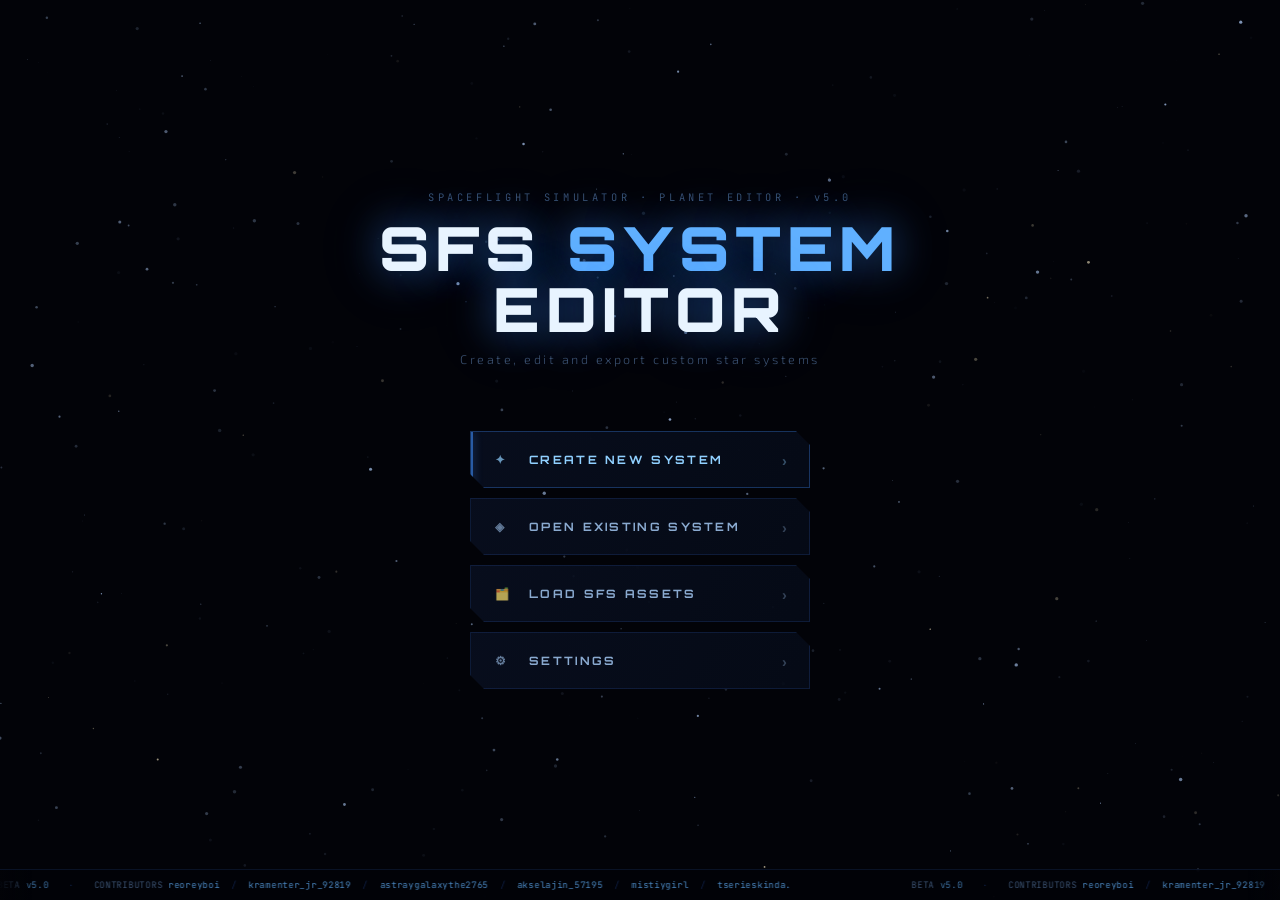
<file: sfs_editor_v5_0 Beta.html>
<!DOCTYPE html>
<html lang="en">
<head>
<meta charset="UTF-8">
<meta name="viewport" content="width=device-width, initial-scale=1.0, maximum-scale=1.0, user-scalable=no, viewport-fit=cover">
<title>SFS System Editor</title>
<style>
@import url('https://fonts.googleapis.com/css2?family=Exo+2:wght@200;300;400;500;600;700&family=JetBrains+Mono:wght@300;400;500&family=Orbitron:wght@500;700;900&display=swap');

:root {
  --void: #020308;
  --deep: #05080f;
  --panel: #080c18;
  --panel2: #0c1120;
  --panel3: #101628;
  --rim: rgba(64,128,255,0.14);
  --rim2: rgba(64,160,255,0.35);
  --rim3: rgba(100,200,255,0.6);
  --ink: #8aaad0;
  --ink2: #c0d8f4;
  --ink3: #e8f4ff;
  --ink4: #3a5070;
  --sky: #4090ff;
  --sky2: #60b0ff;
  --sky3: #90d0ff;
  --amber: #ffb040;
  --ember: #ff6020;
  --jade: #30e090;
  --rose: #ff4060;
  --lilac: #a060ff;
}

*, *::before, *::after { box-sizing: border-box; margin: 0; padding: 0; }

body {
  font-family: 'Exo 2', sans-serif;
  background: var(--void);
  color: var(--ink2);
  height: 100vh; overflow: hidden;
  cursor: default;
}

/* Viewport */
#viewport {
  position: fixed; top: 48px; left: 0; right: 0; bottom: 28px;
  overflow: hidden; cursor: grab;
  touch-action: none;
  -webkit-user-select: none; user-select: none;
  pointer-events: none;
}
#viewport.active { pointer-events: all; }
#viewport:active { cursor: grabbing; }

/* ═══ TEX-PICKER WIDGET ═══ */
.tpick-wrap {
  position: relative; flex: 1;
}
.tpick-input {
  width: 100%; background: rgba(8,14,30,.8); border: 1px solid rgba(64,128,255,.18);
  color: var(--ink2); font-family: 'JetBrains Mono', monospace; font-size: .76rem;
  padding: 5px 26px 5px 8px; outline: none;
  clip-path: polygon(4px 0,100% 0,100% 100%,0 100%,0 4px);
  transition: border-color .18s; cursor: text;
}
.tpick-input:focus { border-color: rgba(64,144,255,.5); }
.tpick-input.has-val { color: var(--sky2); }
.tpick-clear {
  position: absolute; right: 5px; top: 50%; transform: translateY(-50%);
  background: none; border: none; color: var(--ink4); cursor: pointer;
  font-size: .75rem; line-height: 1; padding: 2px 3px; transition: color .15s;
  display: none;
}
.tpick-clear.show { display: block; }
.tpick-clear:hover { color: var(--rose); }
.tpick-dropdown {
  position: fixed; z-index: 9999;
  background: var(--panel); border: 1px solid var(--rim2);
  max-height: 200px; overflow-y: auto; display: none;
  box-shadow: 0 8px 24px rgba(0,0,0,.7);
  min-width: 180px;
  will-change: transform;
  transform: translateZ(0);
}
.tpick-dropdown.open { display: block; }
.tpick-dropdown::-webkit-scrollbar { width: 4px; }
.tpick-dropdown::-webkit-scrollbar-thumb { background: var(--rim2); }
.tpick-opt {
  display: flex; align-items: center; gap: 8px;
  padding: 6px 10px; cursor: pointer; font-size: .76rem;
  font-family: 'JetBrains Mono', monospace; color: var(--ink2);
  transition: background .12s;
}
.tpick-opt:hover, .tpick-opt.active { background: rgba(64,128,255,.15); color: var(--sky2); }
.tpick-opt-thumb {
  width: 24px; height: 24px; object-fit: cover; flex-shrink: 0;
  image-rendering: pixelated; border: 1px solid var(--rim); background: #111;
}
.tpick-opt-name { flex: 1; min-width: 0; overflow: hidden; text-overflow: ellipsis; white-space: nowrap; }
.tpick-none { color: var(--ink4); font-style: italic; }
.tpick-empty { padding: 10px; font-size: .65rem; color: var(--ink4); text-align: center; font-family: 'JetBrains Mono',monospace; }

/* ═══ ASSETS MODAL (simplified) ═══ */
#modal-assets {
  position: fixed; inset: 0; z-index: 200;
  background: rgba(2,3,8,.85); backdrop-filter: blur(10px);
  display: flex; align-items: center; justify-content: center;
  opacity: 0; pointer-events: none; transition: opacity .3s;
}
#modal-assets.open { opacity: 1; pointer-events: all; }

.asset-tabs {
  display: flex; flex-wrap: wrap; gap: 4px; margin-bottom: 14px;
  overflow-x: auto; -webkit-overflow-scrolling: touch;
}
.asset-tabs::-webkit-scrollbar { height: 3px; }
.asset-tabs::-webkit-scrollbar-thumb { background: var(--rim2); }
.atab {
  background: transparent; border: 1px solid var(--rim);
  color: var(--ink4); font-family: 'Orbitron', sans-serif;
  font-size: .58rem; letter-spacing: .08em; padding: 6px 11px;
  cursor: pointer; clip-path: polygon(6px 0,100% 0,100% 100%,0 100%,0 6px);
  transition: all .18s; white-space: nowrap; flex-shrink: 0;
}
.atab.on { border-color: var(--sky); color: var(--sky2); background: rgba(64,144,255,.08); }
.atab:hover:not(.on) { color: var(--ink2); border-color: var(--rim2); }

.asset-panel { display: none; }
.asset-panel.on { display: block; }

.asset-drop {
  border: 1.5px dashed rgba(64,128,255,.3); padding: 16px 12px; text-align: center;
  cursor: pointer; transition: all .2s; margin-bottom: 14px; border-radius: 2px;
}
.asset-drop:hover { border-color: rgba(64,160,255,.65); background: rgba(64,144,255,.04); }
.asset-drop span { font-size: 1.6rem; display: block; margin-bottom: 6px; opacity:.45; }
.asset-drop p { font-size: .76rem; color: var(--ink2); margin-bottom: 3px; }
.asset-drop small { font-size: .65rem; color: var(--ink4); font-family:'JetBrains Mono',monospace; }

.asset-grid {
  display: grid; grid-template-columns: repeat(auto-fill, minmax(80px, 1fr)); gap: 8px;
  max-height: 260px; overflow-y: auto;
}
.asset-thumb {
  background: var(--panel3); border: 1px solid var(--rim);
  padding: 6px; text-align: center; position: relative; cursor: default;
  clip-path: polygon(5px 0,100% 0,100% calc(100% - 5px),calc(100% - 5px) 100%,0 100%,0 5px);
}
.asset-thumb img { width: 100%; height: 64px; object-fit: cover; display: block; margin-bottom: 4px; image-rendering: pixelated; }
.asset-thumb-name { font-family:'JetBrains Mono',monospace; font-size:.55rem; color:var(--ink4); word-break:break-all; }
.asset-thumb .adel { position:absolute; top:3px; right:3px; background:rgba(2,3,8,.8); border:none; color:var(--ink4); cursor:pointer; font-size:.7rem; line-height:1; padding:2px 4px; transition:color .15s; }
.asset-thumb .adel:hover { color:var(--rose); }

.asset-list { max-height: 230px; overflow-y: auto; }
.asset-row {
  display: flex; align-items: center; gap: 10px;
  background: var(--panel3); border: 1px solid var(--rim);
  padding: 8px 10px; margin-bottom: 5px;
  clip-path: polygon(5px 0,100% 0,100% 100%,0 100%,0 5px);
}
.asset-row-icon { font-size: 1rem; flex-shrink: 0; opacity:.6; }
.asset-row-name { font-family:'JetBrains Mono',monospace; font-size:.68rem; color:var(--ink2); flex:1; }
.asset-row-size { font-family:'JetBrains Mono',monospace; font-size:.6rem; color:var(--ink4); }
.asset-row-del { background:none; border:none; color:var(--ink4); cursor:pointer; font-size:.8rem; transition:color .15s; }
.asset-row-del:hover { color:var(--rose); }

/* Manual texture sort rows */
.sort-row {
  display: flex; align-items: center; gap: 8px; flex-wrap: wrap;
  background: var(--panel3); border: 1px solid var(--rim);
  padding: 7px 8px; margin-bottom: 5px; border-radius: 2px;
}
.sort-row img { width: 48px; height: 48px; object-fit: cover; flex-shrink: 0; image-rendering: pixelated; border: 1px solid var(--rim); }
.sort-row-name { font-family:'JetBrains Mono',monospace; font-size:.62rem; color:var(--ink2); flex:1; min-width:80px; word-break:break-all; }
.sort-row-cat { font-size:.65rem; padding:5px 6px; flex:0 0 auto; min-width:130px; }
.sort-row-btn { font-size:.6rem; padding:5px 10px; white-space:nowrap; flex-shrink:0; }
.sort-row-del { background:none; border:none; color:var(--ink4); cursor:pointer; font-size:.9rem; flex-shrink:0; transition:color .15s; padding:4px; }
.sort-row-del:hover { color:var(--rose); }

/* ═══ CANVAS STARS ═══ */
#bg { position: fixed; inset: 0; z-index: 0; pointer-events: none; touch-action: none; }

/* ═══ SCREENS ═══ */
.screen { position: fixed; inset: 0; z-index: 10; display: flex; align-items: center; justify-content: center; transition: opacity .45s ease, transform .45s ease; }
.screen.hide { opacity: 0; pointer-events: none; transform: scale(.97); }

/* ═══════════════════════════ START MENU ═══════════════════════════ */
#s-start { flex-direction: column; }

.logo-wrap { text-align: center; margin-bottom: 64px; animation: riseIn .9s ease both; }
.logo-eyebrow {
  font-family: 'JetBrains Mono', monospace;
  font-size: .65rem; letter-spacing: .35em; color: var(--ink4);
  margin-bottom: 14px;
}
.logo-main {
  font-family: 'Orbitron', sans-serif;
  font-size: clamp(2.4rem, 5vw, 3.8rem);
  font-weight: 900; letter-spacing: .1em;
  color: var(--ink3);
  text-shadow: 0 0 40px rgba(64,144,255,.55), 0 0 80px rgba(64,144,255,.2);
  line-height: 1;
}
.logo-main em { color: var(--sky2); font-style: normal; }
.logo-sub {
  font-size: .78rem; letter-spacing: .2em; color: var(--ink4);
  margin-top: 12px; font-weight: 300;
}

.menu-list { display: flex; flex-direction: column; gap: 10px; animation: riseIn .9s .15s ease both; }

.menu-btn {
  position: relative; overflow: hidden;
  background: linear-gradient(120deg, rgba(8,14,30,.95), rgba(5,10,22,.98));
  border: 1px solid var(--rim);
  color: var(--ink); font-family: 'Orbitron', sans-serif;
  font-size: .72rem; font-weight: 700; letter-spacing: .2em;
  padding: 20px 56px 20px 24px;
  cursor: pointer; text-align: left; min-width: 340px;
  clip-path: polygon(0 0, calc(100% - 14px) 0, 100% 14px, 100% 100%, 14px 100%, 0 calc(100% - 14px));
  transition: color .2s, border-color .2s, transform .18s;
}
.menu-btn::before {
  content: ''; position: absolute; inset: 0;
  background: linear-gradient(90deg, rgba(64,144,255,.08) 0%, transparent 70%);
  opacity: 0; transition: opacity .2s;
}
.menu-btn::after {
  content: ''; position: absolute; left: 0; top: 0; bottom: 0; width: 2px;
  background: var(--sky); opacity: 0; transition: opacity .2s;
  box-shadow: 0 0 8px var(--sky);
}
.menu-btn:hover { color: var(--ink3); border-color: var(--rim2); transform: translateX(6px); }
.menu-btn:hover::before, .menu-btn:hover::after { opacity: 1; }
.menu-btn.primary { border-color: rgba(64,144,255,.3); color: var(--sky3); }
.menu-btn.primary::after { opacity: .6; }
.menu-btn .mico { display: inline-block; width: 22px; margin-right: 12px; opacity: .7; }
.menu-btn .arr { position: absolute; right: 20px; top: 50%; transform: translateY(-50%); opacity: .35; transition: opacity .2s, right .2s; font-size: .9rem; }
.menu-btn:hover .arr { opacity: .8; right: 14px; }

/* ═══════════════════════════ NEW SYSTEM SCREEN ═══════════════════════════ */
#s-new { flex-direction: column; align-items: stretch; }

/* Top bar */
.topbar {
  position: fixed; top: 0; left: 0; right: 0; height: 48px; z-index: 400;
  background: rgba(2,3,8,.96); border-bottom: 1px solid var(--rim);
  display: flex; align-items: center; padding: 0 16px; gap: 12px;
  backdrop-filter: blur(12px);
}
.tb-back {
  background: transparent; border: 1px solid var(--rim); color: var(--ink4);
  font-family: 'JetBrains Mono', monospace; font-size: .65rem; letter-spacing: .08em;
  padding: 6px 14px; cursor: pointer;
  clip-path: polygon(6px 0, 100% 0, 100% 100%, 0 100%, 0 6px);
  transition: all .2s;
}
.tb-back:hover { border-color: var(--sky); color: var(--sky2); }
.tb-title {
  font-family: 'JetBrains Mono', monospace; font-size: .7rem;
  color: var(--ink4); letter-spacing: .1em; flex: 1;
}
.tb-actions { display: flex; gap: 8px; }
.tb-btn {
  background: transparent; border: 1px solid var(--rim); color: var(--ink4);
  font-family: 'Orbitron', sans-serif; font-size: .58rem; letter-spacing: .12em;
  padding: 6px 14px; cursor: pointer;
  clip-path: polygon(5px 0, 100% 0, 100% 100%, 0 100%, 0 5px);
  transition: all .2s;
}
.tb-btn:hover { border-color: var(--rim2); color: var(--ink2); }
.tb-btn.save { border-color: rgba(64,144,255,.4); color: var(--sky2); }
.tb-btn.save:hover { background: rgba(64,144,255,.1); color: var(--ink3); }
.tb-btn.danger { border-color: rgba(255,64,96,.3); color: rgba(255,100,120,.8); }
.tb-btn.danger:hover { border-color: rgba(255,64,96,.7); color: var(--rose); background: rgba(255,64,96,.08); }
.tb-btn:disabled { opacity: .35; cursor: not-allowed; pointer-events: none; }
.tb-btn.undo-active {
  border-color: rgba(255,176,64,.65);
  color: var(--amber);
  background: rgba(255,176,64,.10);
  box-shadow: 0 0 10px rgba(255,176,64,.18);
}
/* Environment dropdown rows */
.env-row {
  display:flex;align-items:center;gap:10px;width:100%;padding:8px 14px;
  background:none;border:none;cursor:pointer;
  font-family:'JetBrains Mono',monospace;font-size:.7rem;
  color:rgba(200,230,255,.85);letter-spacing:.05em;
  transition:background .12s;text-align:left;
}
.env-row:hover { background:rgba(64,200,255,.1); }
.env-row.env-off { color:rgba(120,150,180,.45); text-decoration:line-through; }
.env-row span { flex:1; }

#modal-syssettings {
  position: fixed; inset: 0; z-index: 210;
  background: rgba(2,3,8,.85); backdrop-filter: blur(10px);
  display: flex; align-items: center; justify-content: center;
  opacity: 0; pointer-events: none; transition: opacity .25s;
}
#modal-syssettings.open { opacity: 1; pointer-events: all; }
#modal-clear, #modal-delete, #modal-replace {
  background: rgba(2,3,8,.88); backdrop-filter: blur(10px);
  display: flex; align-items: center; justify-content: center;
  opacity: 0; pointer-events: none; transition: opacity .25s;
  position: fixed; inset: 0; z-index: 215;
}
#modal-clear.open, #modal-delete.open, #modal-replace.open { opacity: 1; pointer-events: all; }
#replace-grid .pc { cursor:pointer; border:1px solid rgba(64,100,200,.3); border-radius:4px; padding:10px 6px; text-align:center; transition:border-color .15s,background .15s; }
#replace-grid .pc:hover { border-color:rgba(64,160,255,.6); background:rgba(64,120,255,.08); }
#replace-grid .pc.sel { border-color:var(--sky2); background:rgba(64,160,255,.12); }
#replace-grid .pi { display:block; font-size:1.6rem; margin-bottom:4px; }
#replace-grid .pn { display:block; font-size:.6rem; font-family:'Orbitron',sans-serif; letter-spacing:.05em; color:var(--ink2); }

/* Empty state */
#empty-state {
  position: fixed; left: 50%; top: 50%; transform: translate(-50%, -50%);
  z-index: 40; display: flex; flex-direction: column; align-items: center; gap: 0;
  pointer-events: none; transition: opacity .4s;
}
#empty-state.gone {
  opacity: 0;
  pointer-events: none !important;
  display: none !important;
}

.es-orbit {
  width: 160px; height: 160px; border-radius: 50%;
  border: 1px dashed rgba(64,128,255,.22);
  position: absolute; top: 50%; left: 50%;
  margin: -80px 0 0 -80px;
  animation: spin 25s linear infinite;
}
.es-orbit2 {
  width: 110px; height: 110px; border-radius: 50%;
  border: 1px dashed rgba(64,128,255,.14);
  position: absolute; top: 50%; left: 50%;
  margin: -55px 0 0 -55px;
  animation: spin 16s linear infinite reverse;
}
.es-dot { width: 5px; height: 5px; border-radius: 50%; background: rgba(64,144,255,.35); margin-bottom: 0; }
#add-center-btn {
  position: relative; z-index: 2; pointer-events: all;
  background: rgba(8,14,30,.92); border: 1px solid rgba(64,144,255,.45);
  color: var(--sky2); font-family: 'Orbitron', sans-serif;
  font-size: .7rem; font-weight: 700; letter-spacing: .15em;
  padding: 15px 28px; cursor: pointer; margin-top: 8px;
  clip-path: polygon(10px 0, calc(100% - 0px) 0, 100% 10px, 100% 100%, calc(100% - 10px) 100%, 0 100%, 0 10px);
  transition: all .22s;
  box-shadow: 0 0 30px rgba(64,144,255,.18), inset 0 0 20px rgba(64,144,255,.04);
}
#add-center-btn:hover {
  background: rgba(12,20,45,.96); border-color: var(--sky2);
  box-shadow: 0 0 50px rgba(64,144,255,.45), inset 0 0 30px rgba(64,144,255,.08);
  color: var(--ink3);
}
.es-hint {
  font-family: 'JetBrains Mono', monospace; font-size: .62rem;
  color: var(--ink4); letter-spacing: .08em; margin-top: 54px; pointer-events: none;
}

/* Status bar */
#statusbar {
  position: fixed; bottom: 0; left: 0; right: 0; height: 28px; z-index: 100;
  background: rgba(2,3,8,.96); border-top: 1px solid var(--rim);
  display: flex; align-items: center; padding: 0 16px; gap: 24px;
  transition: right .35s cubic-bezier(.4,0,.2,1);
}
#statusbar span {
  font-family: 'JetBrains Mono', monospace; font-size: .6rem;
  color: var(--ink4); letter-spacing: .06em;
}
#statusbar span b { color: var(--sky2); font-weight: 500; }
#statusbar .sep { color: rgba(64,128,255,.2); }

/* ═══════════════════════════ PRESET MODAL ═══════════════════════════ */
#modal-preset {
  position: fixed; inset: 0; z-index: 200;
  background: rgba(2,3,8,.88); backdrop-filter: blur(12px);
  display: flex; align-items: center; justify-content: center;
  opacity: 0; pointer-events: none; transition: opacity .3s;
}
#modal-preset.open { opacity: 1; pointer-events: all; }

#modal-body-search {
  position: fixed; inset: 0; z-index: 200;
  background: rgba(2,3,8,.88); backdrop-filter: blur(12px);
  display: flex; align-items: center; justify-content: center;
  opacity: 0; pointer-events: none; transition: opacity .3s;
}
#modal-body-search.open { opacity: 1; pointer-events: all; }

.bsearch-row {
  display: flex; align-items: center; gap: 8px;
  padding: 7px 10px; border: 1px solid var(--rim);
  border-radius: 3px; background: rgba(8,14,30,.6);
  cursor: pointer; transition: background .15s;
}
.bsearch-row:hover, .bsearch-row.active { background: rgba(64,128,255,.12); border-color: var(--rim2); }
.bsearch-icon { font-size: 1.1rem; width: 24px; text-align: center; flex-shrink: 0; }
.bsearch-name { flex: 1; font-family: 'Orbitron',sans-serif; font-size: .62rem;
  letter-spacing: .06em; color: var(--ink2); white-space: nowrap; overflow: hidden; text-overflow: ellipsis; }
.bsearch-sub  { font-size: .58rem; color: var(--ink4); font-family: 'JetBrains Mono',monospace; flex-shrink: 0; }
.bsearch-dl   { background: rgba(48,224,144,.08); border: 1px solid rgba(48,224,144,.32);
  color: rgba(48,224,144,.85); font-family: 'JetBrains Mono',monospace; font-size: .56rem;
  letter-spacing: .07em; padding: 4px 8px; cursor: pointer; transition: background .15s;
  flex-shrink: 0; }
.bsearch-dl:hover { background: rgba(48,224,144,.2); }
.bsearch-zoom { background: rgba(64,200,255,.1); border: 1px solid rgba(64,200,255,.35);
  color: #60d8ff; font-family: 'Orbitron',sans-serif; font-size: .5rem;
  letter-spacing: .06em; padding: 3px 8px; border-radius: 2px; cursor: pointer;
  white-space: nowrap; flex-shrink: 0; transition: background .15s; }
.bsearch-zoom:hover { background: rgba(64,200,255,.22); }

/* Preset tab bar */
.prs-tabs {
  display: flex; gap: 0; margin-bottom: 16px;
  border-bottom: 1px solid var(--rim);
}
.prs-tab {
  background: transparent; border: none; border-bottom: 2px solid transparent;
  color: var(--ink4); font-family: 'Orbitron', sans-serif; font-size: .6rem;
  letter-spacing: .12em; padding: 9px 16px; cursor: pointer; transition: all .18s;
  white-space: nowrap;
}
.prs-tab.on { color: var(--sky2); border-bottom-color: var(--sky); }
.prs-tab:hover:not(.on) { color: var(--ink2); }

/* Search box */
.prs-search-wrap { position: relative; margin-bottom: 12px; }
.prs-search {
  width: 100%; background: rgba(8,14,30,.8); border: 1px solid rgba(64,128,255,.18);
  color: var(--ink2); font-family: 'JetBrains Mono', monospace; font-size: .7rem;
  padding: 7px 30px 7px 10px; outline: none;
  clip-path: polygon(5px 0,100% 0,100% 100%,0 100%,0 5px);
  transition: border-color .18s;
}
.prs-search:focus { border-color: rgba(64,144,255,.5); }
.prs-search::placeholder { color: var(--ink4); }
.prs-search-ico {
  position: absolute; right: 8px; top: 50%; transform: translateY(-50%);
  color: var(--ink4); font-size: .75rem; pointer-events: none;
}

/* Preset grid */
.prs-grid {
  display: grid; grid-template-columns: repeat(auto-fill, minmax(130px, 1fr));
  gap: 7px; max-height: 340px; overflow-y: auto; padding-right: 3px;
}
.prs-grid::-webkit-scrollbar { width: 3px; }
.prs-grid::-webkit-scrollbar-thumb { background: var(--rim2); }

.prs-card {
  background: rgba(8,14,30,.7); border: 1px solid var(--rim);
  padding: 10px 9px 9px; cursor: pointer; transition: all .15s;
  clip-path: polygon(6px 0,100% 0,100% calc(100% - 6px),calc(100% - 6px) 100%,0 100%,0 6px);
  display: flex; flex-direction: column; align-items: flex-start; gap: 3px;
  position: relative;
}
.prs-card:hover { border-color: var(--rim2); background: rgba(12,20,42,.85); }
.prs-card.sel { border-color: var(--sky); background: rgba(64,144,255,.08); }
.prs-card-icon { font-size: 1.3rem; line-height: 1; margin-bottom: 3px; }
.prs-card-name {
  font-family: 'Orbitron', sans-serif; font-size: .58rem; font-weight: 700;
  color: var(--ink3); letter-spacing: .06em; word-break: break-word; line-height: 1.3;
}
.prs-card-sub { font-family: 'JetBrains Mono', monospace; font-size: .55rem; color: var(--ink4); line-height: 1.3; }
.prs-card-badge {
  position: absolute; top: 5px; right: 5px;
  font-size: .45rem; font-family: 'Orbitron', sans-serif; letter-spacing: .06em;
  padding: 2px 5px; border-radius: 1px;
  background: rgba(64,128,255,.12); border: 1px solid rgba(64,128,255,.2); color: var(--sky2);
}
.prs-card-badge.custom { background: rgba(255,180,64,.08); border-color: rgba(255,180,64,.25); color: var(--amber); }

.prs-empty { color: var(--ink4); font-family: 'JetBrains Mono',monospace; font-size: .65rem; text-align: center; padding: 30px 10px; }

/* Category group headers in grid */
.prs-group-hdr {
  font-family: 'JetBrains Mono', monospace; font-size: .55rem;
  letter-spacing: .18em; color: var(--ink4); text-transform: uppercase;
  padding: 8px 2px 4px; border-bottom: 1px solid rgba(64,128,255,.1);
  margin-bottom: 6px; margin-top: 10px;
  grid-column: 1 / -1;
}
.prs-group-hdr:first-child { margin-top: 0; }

.mpanel {
  background: var(--panel);
  border: 1px solid rgba(64,128,255,.22);
  clip-path: polygon(18px 0, 100% 0, 100% calc(100% - 18px), calc(100% - 18px) 100%, 0 100%, 0 18px);
  padding: 32px 36px; width: 620px; max-width: 96vw;
  animation: popIn .25s ease;
}
.mpanel h2 {
  font-family: 'Orbitron', sans-serif; font-size: .82rem;
  letter-spacing: .2em; color: var(--ink3); margin-bottom: 6px;
}
.mpanel > p { font-size: .78rem; color: var(--ink4); margin-bottom: 24px; }
/* preset-grid replaced by prs-grid */
.modal-footer { display: flex; gap: 10px; justify-content: flex-end; }
.mf-btn {
  background: transparent; border: 1px solid var(--rim);
  color: var(--ink4); font-family: 'Orbitron', sans-serif;
  font-size: .65rem; letter-spacing: .12em; padding: 11px 22px;
  cursor: pointer; clip-path: polygon(7px 0, 100% 0, 100% 100%, 0 100%, 0 7px);
  transition: all .2s;
}
.mf-btn:hover { border-color: var(--rim2); color: var(--ink2); }
.mf-btn.ok { border-color: rgba(64,144,255,.45); color: var(--sky2); background: rgba(64,144,255,.07); }
.mf-btn.ok:hover { background: rgba(64,144,255,.16); color: var(--ink3); }

/* ═══════════════════════════ PROPERTIES SIDEBAR ═══════════════════════════ */
#sidebar {
  position: fixed; right: 0; top: 48px; bottom: 28px;
  width: 340px; z-index: 90;
  background: rgba(5,8,18,.97); border-left: 1px solid var(--rim);
  display: flex; flex-direction: column;
  transform: translateX(100%);
  transition: transform .35s cubic-bezier(.4,0,.2,1);
  backdrop-filter: blur(16px);
}
#sidebar.open { transform: translateX(0); }

.sb-head {
  padding: 18px 18px 12px; flex-shrink: 0;
}
.sb-tabs-spacer { height: 10px; flex-shrink: 0; }
.sb-identity { display: flex; align-items: center; gap: 12px; padding-bottom: 14px; }
.sb-badge {
  width: 40px; height: 40px; border-radius: 50%; flex-shrink: 0;
  display: flex; align-items: center; justify-content: center; font-size: 1.3rem;
}
.sb-name { font-family: 'Orbitron', sans-serif; font-size: .85rem; color: var(--ink3); letter-spacing: .08em; }
.sb-name-input {
  font-family: 'Orbitron', sans-serif;
  font-size: .82rem; font-weight: 500;
  color: var(--ink3); letter-spacing: .06em;
  background: transparent;
  border: none;
  border-bottom: 1px solid transparent;
  outline: none;
  width: 100%; padding: 1px 2px;
  transition: border-color .18s, background .18s;
  cursor: text;
}
.sb-name-input:hover { border-bottom-color: var(--rim2); }
.sb-name-input:focus {
  border-bottom-color: var(--sky);
  background: rgba(64,144,255,.06);
}
.sb-name-input.conflict {
  border-bottom-color: var(--rose) !important;
  color: var(--rose);
}
.name-hint {
  font-family: 'JetBrains Mono', monospace;
  font-size: .55rem; color: var(--ink4);
  letter-spacing: .06em; margin-top: 1px;
}
.name-hint.warn { color: var(--rose); }
.sb-type { font-size: .7rem; color: var(--ink4); margin-top: 2px; font-weight: 300; }
.sb-close {
  position: absolute; top: 14px; right: 14px;
  background: none; border: none; color: var(--ink4); font-size: 1rem;
  cursor: pointer; transition: color .2s; line-height: 1; padding: 4px;
}
.sb-close:hover { color: var(--ink2); }

/* ── Tab bar wrapper: fade edges hint overflow ── */
.sb-tabs-wrap {
  position: relative;
  flex-shrink: 0;
  margin: 10px 14px 0;
}
.sb-tabs-wrap::before,
.sb-tabs-wrap::after {
  content: '';
  position: absolute; top: 0; bottom: 0; width: 22px;
  pointer-events: none; z-index: 2;
  transition: opacity .2s;
}
.sb-tabs-wrap::before {
  left: 0;
  background: linear-gradient(to right, var(--panel) 30%, transparent);
}
.sb-tabs-wrap::after {
  right: 0;
  background: linear-gradient(to left, var(--panel) 30%, transparent);
}
.sb-tabs-wrap.at-start::before { opacity: 0; }
.sb-tabs-wrap.at-end::after    { opacity: 0; }

.sb-tabs {
  display: flex;
  overflow-x: auto;
  scroll-behavior: smooth;
  -webkit-overflow-scrolling: touch;
  scrollbar-width: none;
  background: rgba(4,8,20,.6);
  border: 1px solid rgba(64,128,255,.12);
  border-radius: 6px;
  padding: 4px;
  gap: 3px;
  cursor: grab;
  user-select: none;
}
.sb-tabs:active { cursor: grabbing; }
.sb-tabs::-webkit-scrollbar { display: none; }

.sbt {
  flex: 0 0 auto;
  background: none;
  border: none;
  border-radius: 4px;
  color: var(--ink4);
  font-family: 'Orbitron', sans-serif;
  font-size: .6rem;
  letter-spacing: .1em;
  padding: 6px 11px;
  cursor: pointer;
  white-space: nowrap;
  transition: background .15s, color .15s, box-shadow .15s;
  position: relative;
}
.sbt::after {
  content: '';
  position: absolute;
  bottom: 2px; left: 50%; transform: translateX(-50%);
  width: 0; height: 2px;
  background: var(--sky);
  border-radius: 2px;
  transition: width .2s;
  box-shadow: 0 0 6px var(--sky);
}
.sbt.on {
  background: rgba(64,144,255,.13);
  color: var(--sky2);
  box-shadow: inset 0 0 0 1px rgba(64,144,255,.22),
              0 0 10px rgba(64,144,255,.08);
}
.sbt.on::after { width: calc(100% - 14px); }
.sbt:hover:not(.on) { background: rgba(255,255,255,.05); color: var(--ink2); }
.sbt:hover:not(.on)::after { width: 30%; opacity: .4; }

.sb-body { flex: 1; overflow-y: auto; padding: 14px 16px 16px; }
.sb-body::-webkit-scrollbar { width: 3px; }
.sb-body::-webkit-scrollbar-thumb { background: rgba(64,128,255,.2); border-radius: 2px; }

/* Form elements */
.fsec { margin-bottom: 18px; }
.fsec-title {
  font-family: 'JetBrains Mono', monospace; font-size: .68rem;
  letter-spacing: .2em; color: var(--ink4); text-transform: uppercase;
  padding-bottom: 6px; margin-bottom: 9px;
  border-bottom: 1px solid rgba(64,128,255,.1);
  display: flex; align-items: center; gap: 8px;
}
.fsec-title .badge {
  font-size: .52rem; padding: 1px 6px;
  border: 1px solid rgba(64,128,255,.2); color: var(--sky2);
  border-radius: 2px;
}

.frow { display: flex; align-items: center; gap: 8px; margin-bottom: 7px; }
.flabel {
  font-size: .8rem; color: var(--ink4); flex: 0 0 118px;
  letter-spacing: .02em; line-height: 1.3;
}
.finput {
  flex: 1; background: rgba(8,14,30,.8); border: 1px solid rgba(64,128,255,.13);
  color: var(--ink2); font-family: 'JetBrains Mono', monospace; font-size: .85rem;
  padding: 5px 8px; outline: none; transition: border-color .18s;
  clip-path: polygon(4px 0, 100% 0, 100% 100%, 0 100%, 0 4px);
  width: 100%;
}
.finput:focus { border-color: rgba(64,144,255,.45); color: var(--ink3); }
.finput.wide { flex: 0 0 100%; }
.fselect {
  flex: 1; background: rgba(8,14,30,.8); border: 1px solid rgba(64,128,255,.13);
  color: var(--ink2); font-family: 'JetBrains Mono', monospace; font-size: .85rem;
  padding: 5px 8px; outline: none; cursor: pointer;
}
.fselect option { background: #0a0e1e; }
.ftoggle-row { display: flex; align-items: center; justify-content: space-between; margin-bottom: 7px; }
.ftoggle-row .flabel { flex: 1; }
.tog {
  width: 36px; height: 19px; border-radius: 10px;
  background: rgba(20,30,60,.8); border: 1px solid rgba(64,128,255,.18);
  position: relative; cursor: pointer; flex-shrink: 0; transition: background .2s;
}
.tog.on { background: rgba(64,144,255,.35); border-color: var(--sky); }
.tog::after {
  content: ''; position: absolute; width: 13px; height: 13px;
  background: var(--ink4); border-radius: 50%; top: 2px; left: 2px;
  transition: transform .18s, background .18s;
}
.tog.on::after { transform: translateX(17px); background: var(--sky2); }

.color-row { display: flex; align-items: center; gap: 6px; margin-bottom: 7px; }
.color-row .flabel { flex: 1; }
.color-swatch {
  width: 30px; height: 24px; border: 1px solid var(--rim); cursor: pointer;
  flex-shrink: 0; padding: 1px 2px;
  clip-path: polygon(3px 0, 100% 0, 100% 100%, 0 100%, 0 3px);
}

/* ── Colour picker widget ── */
.cpick-wrap {
  display: flex; align-items: center; gap: 8px; margin-bottom: 7px;
}
.cpick-wrap .flabel { flex: 0 0 118px; font-size:.76rem; color:var(--ink4); }
.cpick-swatch {
  width: 26px; height: 26px; flex-shrink: 0; cursor: pointer;
  border: 1px solid var(--rim2); padding: 0; outline: none;
  clip-path: polygon(3px 0,100% 0,100% 100%,0 100%,0 3px);
}
.cpick-swatch::-webkit-color-swatch-wrapper { padding: 0; }
.cpick-swatch::-webkit-color-swatch { border: none; }
.cpick-hex {
  flex: 1; background: rgba(8,14,30,.8); border: 1px solid rgba(64,128,255,.13);
  color: var(--ink2); font-family: 'JetBrains Mono', monospace; font-size: .76rem;
  padding: 4px 6px; outline: none; min-width: 0;
  clip-path: polygon(4px 0,100% 0,100% 100%,0 100%,0 4px);
  transition: border-color .18s;
}
.cpick-hex:focus { border-color: rgba(64,144,255,.45); }
.cpick-alpha-row {
  display: flex; align-items: center; gap: 6px;
  margin-bottom: 9px; padding-left: 134px;
}
.cpick-alpha-label { font-size:.62rem; color:var(--ink4); flex-shrink:0; letter-spacing:.04em; }
.cpick-alpha {
  flex: 1; height: 4px; -webkit-appearance: none; appearance: none;
  border-radius: 2px; cursor: pointer; outline: none;
  border: 1px solid rgba(64,128,255,.15);
  background: linear-gradient(to right, transparent, var(--swatch-color,#fff));
}
.cpick-alpha::-webkit-slider-thumb {
  -webkit-appearance: none; width: 13px; height: 13px;
  border-radius: 50%; background: var(--sky2);
  border: 2px solid rgba(255,255,255,.5); cursor: pointer;
  box-shadow: 0 0 4px rgba(0,0,0,.5);
}
.cpick-alpha-val {
  font-family: 'JetBrains Mono', monospace; font-size:.62rem;
  color: var(--sky2); width: 28px; flex-shrink: 0; text-align: right;
}
.cpick-hdr-row {
  display: flex; align-items: center; gap: 6px;
  margin-bottom: 7px; padding-left: 134px;
}
.cpick-hdr-label { font-size:.62rem; color:var(--amber); flex-shrink:0; }
.cpick-hdr {
  width: 60px; background: rgba(8,14,30,.8); border: 1px solid rgba(255,160,40,.25);
  color: var(--amber); font-family: 'JetBrains Mono', monospace; font-size:.68rem;
  padding: 3px 6px; outline: none;
  clip-path: polygon(4px 0,100% 0,100% 100%,0 100%,0 4px);
}

.diff-grid {
  display: grid; grid-template-columns: repeat(3,1fr); gap: 5px;
  margin-bottom: 3px;
}
.diff-label {
  font-size: .58rem; color: var(--ink4); text-align: center; margin-bottom: 2px; letter-spacing: .05em;
}

/* Slider-augmented rows */
.frow-s { display: block; margin-bottom: 10px; }
.frow-s .frow-s-top { display: flex; align-items: center; gap: 8px; margin-bottom: 3px; }
.frow-s .flabel { flex: 0 0 118px; font-size:.82rem; color:var(--ink4); letter-spacing:.02em; }
.frow-s .fval { font-family:'JetBrains Mono',monospace; font-size:.76rem; color:var(--sky2); flex-shrink:0; min-width:38px; text-align:right; }
.frow-s .finput { flex:1; }
.fslider {
  width: 100%; height: 4px; -webkit-appearance: none; appearance: none;
  border-radius: 2px; cursor: pointer; outline: none;
  border: 1px solid rgba(64,128,255,.15);
  background: linear-gradient(to right, var(--sky) 0%, var(--sky) var(--pct,50%), rgba(64,128,255,.12) var(--pct,50%));
}
.fslider::-webkit-slider-thumb {
  -webkit-appearance: none; width: 13px; height: 13px;
  border-radius: 50%; background: var(--sky2);
  border: 2px solid rgba(255,255,255,.4); cursor: pointer;
  box-shadow: 0 0 4px rgba(0,0,0,.5);
}

.frow-full { display: block; margin-bottom: 7px; }
.frow-full .flabel { display: block; margin-bottom: 4px; }
.frow-full textarea {
  width: 100%; background: rgba(8,14,30,.8); border: 1px solid rgba(64,128,255,.13);
  color: var(--ink2); font-family: 'JetBrains Mono', monospace; font-size: .65rem;
  padding: 6px 8px; outline: none; resize: vertical; min-height: 72px;
  transition: border-color .18s;
}
.frow-full textarea:focus { border-color: rgba(64,144,255,.45); }

/* PP Keys */
.pp-key {
  background: var(--panel3); border: 1px solid var(--rim);
  padding: 10px; margin-bottom: 7px;
  clip-path: polygon(5px 0, 100% 0, 100% calc(100% - 5px), calc(100% - 5px) 100%, 0 100%, 0 5px);
}
.pp-key-header {
  display: flex; align-items: center; justify-content: space-between; margin-bottom: 8px;
}
.pp-key-title { font-family: 'JetBrains Mono', monospace; font-size: .62rem; color: var(--sky2); }
.pp-key-del {
  background: none; border: none; color: var(--ink4); cursor: pointer; font-size: .8rem;
  transition: color .18s;
}
.pp-key-del:hover { color: var(--rose); }

/* Landmark */
.lm-item {
  background: var(--panel3); border: 1px solid var(--rim);
  padding: 10px; margin-bottom: 7px;
}
.lm-del { background: none; border: none; color: var(--ink4); cursor: pointer; font-size: .8rem; transition: color .18s; }
.lm-del:hover { color: var(--rose); }

.add-btn {
  width: 100%; background: rgba(64,144,255,.06); border: 1px dashed rgba(64,128,255,.25);
  color: var(--ink4); font-family: 'JetBrains Mono', monospace; font-size: .65rem;
  letter-spacing: .1em; padding: 9px; cursor: pointer; transition: all .2s; margin-bottom: 8px;
}
.add-btn:hover { background: rgba(64,144,255,.12); color: var(--sky2); border-color: rgba(64,128,255,.5); }

.apply-btn {
  width: 100%; background: rgba(64,144,255,.1); border: 1px solid rgba(64,144,255,.35);
  color: var(--sky2); font-family: 'Orbitron', sans-serif; font-size: .68rem;
  letter-spacing: .18em; padding: 13px; cursor: pointer;
  clip-path: polygon(8px 0, 100% 0, 100% calc(100% - 8px), calc(100% - 8px) 100%, 0 100%, 0 8px);
  transition: all .2s; margin-top: 10px;
}
.apply-btn:hover { background: rgba(64,144,255,.2); color: var(--ink3); box-shadow: 0 0 24px rgba(64,144,255,.25); }
.apply-btn.done { border-color: rgba(48,224,144,.4); color: var(--jade); background: rgba(48,224,144,.08); }

.tab-panel { display: none; }
.tab-panel.on {
  display: block;
  border: 1px solid rgba(64,128,255,.13);
  border-radius: 3px;
  padding: 12px 10px 4px;
  margin-top: 10px;
}

/* ═══════════════════════════ OPEN SCREEN ═══════════════════════════ */
#s-open { flex-direction: column; }
.open-card {
  background: var(--panel); border: 1px solid var(--rim);
  clip-path: polygon(18px 0, 100% 0, 100% calc(100% - 18px), calc(100% - 18px) 100%, 0 100%, 0 18px);
  padding: 40px 48px; width: 500px; max-width: 94vw; text-align: center;
}
.open-card h2 { font-family: 'Orbitron', sans-serif; font-size: 1rem; letter-spacing: .2em; color: var(--ink3); margin-bottom: 10px; }
.open-card p { font-size: .8rem; color: var(--ink4); line-height: 1.7; margin-bottom: 24px; }
.drop-zone {
  border: 1.5px dashed rgba(64,128,255,.28); padding: 28px;
  margin-bottom: 20px; cursor: pointer; transition: all .2s;
}
.drop-zone:hover { border-color: rgba(64,160,255,.6); background: rgba(64,144,255,.04); }
.drop-zone .dico { font-size: 2.4rem; display: block; margin-bottom: 10px; opacity: .4; }
.drop-zone p { font-size: .75rem; color: var(--ink4); margin-bottom: 0; }

/* ── Loading overlay ── */
#loading-overlay {
  position: fixed; inset: 0; z-index: 500;
  background: rgba(2,3,8,.92); backdrop-filter: blur(12px);
  display: flex; align-items: center; justify-content: center;
  opacity: 0; pointer-events: none;
  transition: opacity .3s;
}
#loading-overlay.show { opacity: 1; pointer-events: all; }
.loading-inner { text-align: center; }
.loading-spinner {
  width: 48px; height: 48px; border-radius: 50%;
  border: 3px solid rgba(64,128,255,.15);
  border-top-color: var(--sky2);
  animation: spin .8s linear infinite;
  margin: 0 auto 20px;
}
.loading-title {
  font-family: 'Orbitron', sans-serif; font-size: .85rem;
  letter-spacing: .2em; color: var(--ink3); margin-bottom: 8px;
}
.loading-sub {
  font-family: 'JetBrains Mono', monospace; font-size: .68rem;
  color: var(--ink4); letter-spacing: .08em;
}
/* Drag-over highlight for zip drop zone */
.drop-zone.drag-over {
  border-color: var(--sky2);
  background: rgba(64,144,255,.08);
}
@media (max-width: 640px) {

  /* ── Start menu ── */
  .logo-main { font-size: 2rem; }
  .logo-eyebrow { font-size: .55rem; letter-spacing: .15em; }
  .menu-btn { min-width: 280px; padding: 16px 40px 16px 18px; }

  /* ── Topbar: hide title and compress buttons into icon-only row ── */
  .topbar { padding: 0 8px; gap: 5px; height: 52px; overflow-x: auto; overflow-y: hidden; }
  .topbar::-webkit-scrollbar { display: none; }
  .tb-title { display: none; }
  .tb-back { padding: 7px 10px; font-size: .6rem; flex-shrink: 0; }
  .tb-btn  { padding: 7px 10px; font-size: .56rem; letter-spacing: .06em; flex-shrink: 0; }
  .tb-actions { gap: 5px; }

  /* ── Viewport sits below taller topbar ── */
  #viewport { top: 52px; bottom: 44px; }

  /* ── Status bar taller, larger text ── */
  #statusbar {
    height: 44px; gap: 12px; padding: 0 12px;
    overflow-x: auto; white-space: nowrap; flex-wrap: nowrap;
  }
  #statusbar::-webkit-scrollbar { display: none; }
  #statusbar span { font-size: .65rem; }

  /* ── Sidebar: full width on mobile, slides up from bottom ── */
  #sidebar {
    width: 100%;
    top: auto; bottom: 44px; left: 0; right: 0;
    height: 45vh;
    transform: translateY(100%);
    border-left: none; border-top: 1px solid var(--rim);
    border-radius: 0;
  }
  #sidebar.open { transform: translateY(0); }

  /* Statusbar doesn't shrink when sidebar opens on mobile */
  #statusbar { right: 0 !important; }

  /* ── Sidebar tabs: scrollable ── */
  .sb-tabs-wrap { margin: 8px 10px 0; }
  .sb-tabs::-webkit-scrollbar { display: none; }
  .sbt { min-width: 46px; padding: 8px 4px; font-size: .5rem; }

  /* ── Forms: bigger tap targets ── */
  .finput, .fselect { padding: 8px 10px; font-size: .78rem; min-height: 38px; }
  .frow { margin-bottom: 10px; }
  .tog { width: 42px; height: 22px; }
  .tog::after { width: 16px; height: 16px; }
  .tog.on::after { transform: translateX(20px); }
  .ftoggle-row { padding: 4px 0; }
  .cpick-swatch { width: 36px; height: 36px; }
  .cpick-hex { min-height: 36px; font-size: .76rem; }
  .cpick-alpha { height: 6px; }
  .cpick-alpha::-webkit-slider-thumb { width: 18px; height: 18px; }

  /* ── Preset grid: 2 columns on mobile ── */
  .prs-grid { grid-template-columns: repeat(auto-fill, minmax(110px, 1fr)); }

  /* ── Modals: full-width ── */
  .mpanel { padding: 16px 12px; clip-path: none; border-radius: 4px; }
  .mpanel h2 { font-size: .75rem; }

  /* ── Body search modal: full-screen on mobile ── */
  #modal-body-search .mpanel { width: 100% !important; max-width: 100% !important; min-width: 0 !important; max-height: 92vh; }

  /* ── Preset modal: full-screen on mobile ── */
  #modal-preset .mpanel { width: 100% !important; max-width: 100% !important; min-width: 0 !important;
    max-height: 92vh; overflow-y: auto; display: flex; flex-direction: column; }
  #modal-preset #prs-grid { flex: 1; min-height: 0; }

  /* ── Assets modal: full-screen on mobile ── */
  #modal-assets .mpanel { width: 100% !important; max-width: 100% !important; max-height: 92vh; overflow-y: auto; }

  /* ── System Settings modal: scrollable on mobile ── */
  #modal-syssettings .mpanel { max-height: 92vh; overflow-y: auto; }

  /* ── Asset tabs: horizontal scroll row, no wrapping ── */
  .asset-tabs { flex-wrap: nowrap; overflow-x: auto; padding-bottom: 4px; margin-bottom: 10px; }
  .atab { font-size: .54rem; padding: 7px 9px; letter-spacing: .04em; }

  /* ── Asset grid: 3 cols on mobile ── */
  .asset-grid { grid-template-columns: repeat(3, 1fr); max-height: 40vh; gap: 6px; }
  .asset-thumb img { height: 52px; }
  .asset-thumb-name { font-size: .5rem; }

  /* ── Asset list rows: bigger tap targets ── */
  .asset-list { max-height: 40vh; }
  .asset-row { padding: 10px 10px; }
  .asset-row-del { font-size: 1rem; padding: 4px 6px; min-width: 32px; min-height: 32px; }

  /* ── JSON textarea: fill panel on mobile ── */
  #json-editor { min-height: 120px !important; }

  /* ── Sort rows on mobile ── */
  .sort-row { gap: 6px; }
  .sort-row img { width: 40px; height: 40px; }
  .sort-row-cat { min-width: 110px; font-size:.62rem; }
  .sort-row-btn { padding:5px 8px; font-size:.58rem; }

  /* ── Drop zone: compact ── */
  .asset-drop { padding: 12px 8px; }
  .asset-drop span { font-size: 1.3rem; margin-bottom: 4px; }
  .asset-drop p { font-size: .72rem; }
  .asset-drop small { font-size: .6rem; }

  /* ── Empty state add center button ── */
  #add-center-btn { padding: 16px 22px; font-size: .65rem; }
}

@media (max-width: 380px) {
  .prs-grid { grid-template-columns: repeat(auto-fill, minmax(100px, 1fr)); }
  .tb-btn { padding: 7px 7px; font-size: .52rem; }
  .logo-main { font-size: 1.6rem; }
}
/* ═══ TOUCH DEVICE: remove clip-path from all interactive elements ═══
   clip-path breaks touch hit-testing on Android Chrome — the browser fires
   touch events only inside the visual clipped region, making clipped corners
   completely untappable. Strip it on all pointer:coarse (touch) devices.  */
@media (pointer: coarse) {
  .menu-btn, .tb-back, .tb-btn, .mf-btn, .add-btn, .apply-btn,
  .finput, .fselect, .cpick-swatch, .cpick-hex, .cpick-hdr,
  .atab, .sbt, .prs-card, .drop-zone, #add-center-btn,
  .mpanel, .asset-thumb, .asset-row, .pp-key, .lm-item,
  .open-card {
    clip-path: none !important;
    border-radius: 4px;
  }
  .menu-btn { overflow: visible !important; }
  .menu-btn::before, .menu-btn::after { pointer-events: none; }
  .menu-btn:active  { background: rgba(30,50,100,.95); border-color: var(--sky2); }

  /* Texture picker dropdown: absolute inside wrap on touch, pops ABOVE input (away from keyboard) */
  .tpick-dropdown {
    position: absolute !important;
    bottom: calc(100% + 2px) !important; top: auto !important;
    left: 0 !important; right: 0 !important; width: auto !important;
    z-index: 500;
    max-height: 45vmax;
  }
  /* Allow dropdown to escape sidebar's overflow clip */
  #sidebar { overflow: visible !important; }
  #sidebar .sb-body { overflow-y: auto; }
  .mf-btn:active    { background: rgba(64,144,255,.18); color: var(--ink3); }
  .tb-btn:active    { background: rgba(64,144,255,.15); color: var(--ink3); }
  .prs-card:active   { background: rgba(64,144,255,.15); border-color: var(--sky2); }
  .menu-btn { min-width: min(340px, 88vw); }
}

#modal-theme.open { opacity: 1 !important; pointer-events: all !important; }

/* ═══ ANIMATIONS ═══ */
@keyframes riseIn { from { opacity: 0; transform: translateY(20px); } to { opacity: 1; transform: translateY(0); } }
@keyframes popIn  { from { opacity: 0; transform: scale(.93); } to { opacity: 1; transform: scale(1); } }
@keyframes spin   { to { transform: rotate(360deg); } }
@keyframes pulse  { 0%,100% { opacity:.25; } 50% { opacity:.55; } }
</style>
</head>
<body>

<canvas id="bg"></canvas>

<!-- ══════════════ START MENU ══════════════ -->
<div class="screen" id="s-start">
  <div class="logo-wrap">
    <p class="logo-eyebrow">SPACEFLIGHT SIMULATOR  ·  PLANET EDITOR  ·  v5.0</p>
    <h1 class="logo-main">SFS <em>SYSTEM</em><br>EDITOR</h1>
    <p class="logo-sub">Create, edit and export custom star systems</p>
  </div>
  <nav class="menu-list">
    <button class="menu-btn primary" id="btn-new-system" onclick="goNew()">
      <span class="mico" id="btn-new-mico">✦</span><span id="btn-new-label">CREATE NEW SYSTEM</span>
      <span class="arr">›</span>
    </button>
    <button class="menu-btn" onclick="goOpen()">
      <span class="mico">◈</span>OPEN EXISTING SYSTEM
      <span class="arr">›</span>
    </button>
    <button class="menu-btn" onclick="triggerFileInput('fi-sfs-assets')" title="Load one or more SFS asset zips — textures and presets are detected and loaded automatically">
      <span class="mico">🗂️</span>LOAD SFS ASSETS
      <span class="arr">›</span>
    </button>
    <button class="menu-btn" onclick="document.getElementById('modal-theme').classList.add('open')" title="Background theme settings">
      <span class="mico">⚙</span>SETTINGS
      <span class="arr">›</span>
    </button>
  </nav>
  <input type="file" id="fi-sfs-assets" accept=".zip" multiple style="display:none" onchange="loadSFSAssetZips(this.files);this.value=''">
  <p id="default-tex-status" style="font-size:.65rem;color:var(--jade);font-family:'JetBrains Mono',monospace;text-align:center;margin-top:8px;min-height:1.2em;opacity:.8"></p>
</div>

<!-- ══════════════ THEME PICKER MODAL ══════════════ -->
<div id="modal-theme" style="position:fixed;inset:0;z-index:300;background:rgba(2,3,8,.82);
     backdrop-filter:blur(12px);display:flex;align-items:center;justify-content:center;
     opacity:0;pointer-events:none;transition:opacity .25s">
  <div class="mpanel" style="width:340px;text-align:center">
    <h2 style="font-family:'Orbitron',sans-serif;font-size:.82rem;letter-spacing:.18em;color:var(--sky2);margin-bottom:6px">BACKGROUND THEME</h2>
    <p style="font-size:.68rem;color:var(--ink4);margin-bottom:20px;font-family:'JetBrains Mono',monospace">Choose your start menu atmosphere</p>
    <div style="display:flex;flex-direction:column;gap:8px;margin-bottom:20px">
      <button class="theme-btn" data-theme="stars" onclick="setBgTheme('stars')"
        style="display:flex;align-items:center;gap:12px;padding:12px 16px;border:1px solid rgba(64,128,255,.2);
               background:rgba(8,14,30,.8);color:var(--ink2);font-family:'Orbitron',sans-serif;font-size:.65rem;
               letter-spacing:.1em;cursor:pointer;transition:all .18s;text-align:left;width:100%">
        <span style="font-size:1.4rem">✨</span>
        <span>
          <span style="display:block;font-size:.68rem;color:var(--ink3)">TWINKLING STARS</span>
          <span style="display:block;font-size:.58rem;color:var(--ink4);margin-top:2px;font-family:'JetBrains Mono',monospace">Classic deep space starfield</span>
        </span>
      </button>
      <button class="theme-btn" data-theme="nebula" onclick="setBgTheme('nebula')"
        style="display:flex;align-items:center;gap:12px;padding:12px 16px;border:1px solid rgba(64,128,255,.2);
               background:rgba(8,14,30,.8);color:var(--ink2);font-family:'Orbitron',sans-serif;font-size:.65rem;
               letter-spacing:.1em;cursor:pointer;transition:all .18s;text-align:left;width:100%">
        <span style="font-size:1.4rem">🌌</span>
        <span>
          <span style="display:block;font-size:.68rem;color:var(--ink3)">NEBULA DRIFT</span>
          <span style="display:block;font-size:.58rem;color:var(--ink4);margin-top:2px;font-family:'JetBrains Mono',monospace">Glowing cosmic clouds in motion</span>
        </span>
      </button>
      <button class="theme-btn" data-theme="matrix" onclick="setBgTheme('matrix')"
        style="display:flex;align-items:center;gap:12px;padding:12px 16px;border:1px solid rgba(64,128,255,.2);
               background:rgba(8,14,30,.8);color:var(--ink2);font-family:'Orbitron',sans-serif;font-size:.65rem;
               letter-spacing:.1em;cursor:pointer;transition:all .18s;text-align:left;width:100%">
        <span style="font-size:1.4rem">🌌</span>
        <span>
          <span style="display:block;font-size:.68rem;color:var(--ink3)">AURORA BOREALIS</span>
          <span style="display:block;font-size:.58rem;color:var(--ink4);margin-top:2px;font-family:'JetBrains Mono',monospace">Green & teal light curtains in space</span>
        </span>
      </button>
    </div>
    <div class="modal-footer" style="justify-content:center">
      <button class="mf-btn ok" onclick="document.getElementById('modal-theme').classList.remove('open')">CLOSE</button>
    </div>
  </div>
</div>

<!-- ══════════════ CREDITS BAR (start menu only) ══════════════ -->
<div id="start-credits" style="
  position:fixed;bottom:0;left:0;right:0;z-index:20;
  overflow:hidden;
  background:rgba(2,3,8,.92);border-top:1px solid rgba(64,128,255,.12);
  backdrop-filter:blur(8px);pointer-events:none;
  transition:opacity .3s;
  padding-bottom:env(safe-area-inset-bottom, 0px);
">
  <!-- Fade masks on left/right edges -->
  <div style="position:absolute;left:0;top:0;bottom:0;width:32px;z-index:2;
    background:linear-gradient(to right,rgba(2,3,8,.95),transparent);pointer-events:none"></div>
  <div style="position:absolute;right:0;top:0;bottom:0;width:32px;z-index:2;
    background:linear-gradient(to left,rgba(2,3,8,.95),transparent);pointer-events:none"></div>
  <!-- Scrolling track -->
  <div id="credits-track" style="display:flex;align-items:center;height:30px;white-space:nowrap;will-change:transform">
    <span id="credits-inner" style="font-family:'JetBrains Mono',monospace;font-size:.56rem;
      color:rgba(80,110,150,.75);letter-spacing:.08em;padding:0 60px">
      BETA&nbsp;<span style="color:rgba(100,180,255,.62)" id="credits-ver">v5.0</span>
      <span style="color:rgba(64,128,255,.25);margin:0 14px">·</span>
      CONTRIBUTORS&nbsp;<span style="color:rgba(100,180,255,.75)">reoreyboi</span><span style="color:rgba(64,128,255,.25)">&nbsp;&nbsp;/&nbsp;&nbsp;</span><span style="color:rgba(100,180,255,.75)">kramenter_jr_92819</span><span style="color:rgba(64,128,255,.25)">&nbsp;&nbsp;/&nbsp;&nbsp;</span><span style="color:rgba(100,180,255,.75)">astraygalaxythe2765</span><span style="color:rgba(64,128,255,.25)">&nbsp;&nbsp;/&nbsp;&nbsp;</span><span style="color:rgba(100,180,255,.75)">akselajin_57195</span><span style="color:rgba(64,128,255,.25)">&nbsp;&nbsp;/&nbsp;&nbsp;</span><span style="color:rgba(100,180,255,.75)">mistiygirl</span><span style="color:rgba(64,128,255,.25)">&nbsp;&nbsp;/&nbsp;&nbsp;</span><span style="color:rgba(100,180,255,.75)">tserieskinda.</span>
    </span>
    <!-- Duplicate for seamless loop -->
    <span aria-hidden="true" style="font-family:'JetBrains Mono',monospace;font-size:.56rem;
      color:rgba(80,110,150,.75);letter-spacing:.08em;padding:0 60px">
      BETA&nbsp;<span style="color:rgba(100,180,255,.62)">v5.0</span>
      <span style="color:rgba(64,128,255,.25);margin:0 14px">·</span>
      CONTRIBUTORS&nbsp;<span style="color:rgba(100,180,255,.75)">reoreyboi</span><span style="color:rgba(64,128,255,.25)">&nbsp;&nbsp;/&nbsp;&nbsp;</span><span style="color:rgba(100,180,255,.75)">kramenter_jr_92819</span><span style="color:rgba(64,128,255,.25)">&nbsp;&nbsp;/&nbsp;&nbsp;</span><span style="color:rgba(100,180,255,.75)">astraygalaxythe2765</span><span style="color:rgba(64,128,255,.25)">&nbsp;&nbsp;/&nbsp;&nbsp;</span><span style="color:rgba(100,180,255,.75)">akselajin_57195</span><span style="color:rgba(64,128,255,.25)">&nbsp;&nbsp;/&nbsp;&nbsp;</span><span style="color:rgba(100,180,255,.75)">mistiygirl</span><span style="color:rgba(64,128,255,.25)">&nbsp;&nbsp;/&nbsp;&nbsp;</span><span style="color:rgba(100,180,255,.75)">tserieskinda.</span>
    </span>
  </div>
</div>

<!-- ══════════════ NEW SYSTEM ══════════════ -->
<div class="screen hide" id="s-new">
  <div class="topbar">
    <button class="tb-back" onclick="goStart()">← BACK</button>
    <span class="tb-title" id="tb-title">NEW SYSTEM · UNTITLED</span>
    <div class="tb-actions">
      <button class="tb-btn" id="undo-btn" onclick="undoAction()" disabled>↩ UNDO</button>
      <button class="tb-btn danger" onclick="confirmClearAll()">⊘ CLEAR ALL</button>
      <!-- ── Environment dropdown ── -->
      <div id="env-dropdown-wrap" style="position:relative;display:inline-block">
        <button class="tb-btn" id="btn-env" onclick="toggleEnvDropdown()" title="Environment render toggles"
          style="border-color:rgba(64,200,255,.3);color:var(--sky2);font-size:.88rem;padding:7px 11px">🌐</button>
      </div>
      <button class="tb-btn" onclick="openBodySearch()" title="Search bodies in system" style="border-color:rgba(64,200,255,.3);color:var(--sky2);font-size:.85rem;padding:7px 10px">🔍</button>
      <button class="tb-btn" id="btn-difficulty" onclick="cycleDifficulty()" title="Switch orbit display difficulty" style="border-color:rgba(255,200,64,.3);color:#ffd060;min-width:96px">⚖ NORMAL</button>
      <button class="tb-btn" id="btn-add-body" onclick="addBodyPrompt()" title="Add a body to the system (requires a system center first)" style="border-color:rgba(100,220,120,.6);color:#7defa0;font-weight:700;background:rgba(100,220,120,.12);letter-spacing:.08em">＋ ADD BODY</button>
      <!-- ── Tools dropdown ── -->
      <div id="tools-dropdown-wrap" style="position:relative;display:inline-block">
        <button class="tb-btn" id="btn-tools" onclick="toggleToolsDropdown()" title="Tools"
          style="border-color:rgba(255,180,80,.35);color:#ffb850;font-size:.88rem;padding:7px 11px">🔧</button>
      </div>
      <button class="tb-btn" onclick="openAssets()">📁 ASSETS</button>
      <button class="tb-btn" onclick="openSysSettings()">⚙ SYSTEM</button>
      <button class="tb-btn" id="apply-btn" onclick="applyChanges()" style="border-color:rgba(48,224,144,.35);color:var(--jade)">✓ APPLY</button>
      <button class="tb-btn save" onclick="exportSystem()">⬇ EXPORT ZIP</button>
    </div>
  </div>

  <canvas id="viewport"></canvas>

  <div id="empty-state">
    <div class="es-orbit"></div>
    <div class="es-orbit2"></div>
    <div class="es-dot"></div>
    <button id="add-center-btn" onclick="openPreset(true)">+ ADD SYSTEM CENTER</button>
    <p class="es-hint">Every system begins with a gravitational anchor</p>
  </div>

  <div id="statusbar">
    <span>BODIES <b id="sb-count">0</b></span>
    <span class="sep">|</span>
    <span>CENTER <b id="sb-center">NONE</b></span>
    <span class="sep">|</span>
    <span>SELECTED <b id="sb-sel">—</b></span>
    <span class="sep">|</span>
    <span>ZOOM <b id="sb-zoom">100%</b></span>
  </div>
</div>

<!-- ══════════════ OPEN SYSTEM ══════════════ -->
<div class="screen hide" id="s-open">
  <div class="topbar">
    <button class="tb-back" onclick="goStart()">← BACK</button>
    <span class="tb-title">OPEN SYSTEM</span>
  </div>
  <div class="open-card">
    <h2>LOAD SYSTEM</h2>
    <p>Open a system <strong style="color:var(--sky2)">.zip</strong> exported from this editor or from SFS directly.</p>
    <div class="drop-zone" id="zip-drop-zone"
      ondragover="event.preventDefault();this.classList.add('drag-over')"
      ondragleave="this.classList.remove('drag-over')"
      ondrop="handleZipDrop(event)"
      onclick="triggerFileInput('fi-zip')">
      <span class="dico">🗜️</span>
      <p>Drop a system <strong>.zip</strong> here, or click to browse</p>
      <small style="color:var(--ink4);font-family:'JetBrains Mono',monospace;font-size:.65rem">
        Must contain Planet Data/, Heightmap Data/, Texture Data/ folders
      </small>
    </div>
    <button class="mf-btn ok" style="width:100%;margin-top:12px" onclick="goNew()">START WITH EMPTY SYSTEM</button>
  </div>
</div>
<input type="file" id="fi-zip" accept=".zip" style="display:none" onchange="loadZipFile(this.files[0])">

<!-- ══════════════ PRESET MODAL ══════════════ -->

<!-- ══════════════ BODY SEARCH MODAL ══════════════ -->
<div id="modal-body-search">
  <div class="mpanel" id="mpanel-body-search" style="max-width:480px;width:92vw;max-height:80vh;display:flex;flex-direction:column">
    <h2 style="font-family:'Orbitron',sans-serif;font-size:.85rem;color:var(--sky2);letter-spacing:.15em;margin-bottom:10px">🔍 FIND BODY</h2>
    <div style="position:relative;margin-bottom:10px">
      <input id="bsearch-input" class="prs-search" placeholder="Search bodies…" autocomplete="off" oninput="bsearchRebuild()" style="width:100%;box-sizing:border-box">
    </div>
    <div id="bsearch-list" style="flex:1;overflow-y:auto;display:flex;flex-direction:column;gap:4px;min-height:0;max-height:52vh"></div>
    <div class="modal-footer" style="margin-top:12px">
      <button class="mf-btn" onclick="closeBodySearch()">CLOSE</button>
    </div>
  </div>
</div>

<div id="modal-preset">
  <div class="mpanel" id="mpanel-preset" style="padding:28px 28px 22px;max-width:760px;width:90vw">
    <h2 style="font-family:'Orbitron',sans-serif;font-size:.85rem;color:var(--sky2);letter-spacing:.15em;margin-bottom:6px">SELECT BODY PRESET</h2>
    <p id="mp-desc" style="font-size:.7rem;color:var(--ink4);margin-bottom:16px">Choose a starting template — all properties are fully editable afterward</p>
    <!-- Tab bar -->
    <div class="prs-tabs">
      <button class="prs-tab on" onclick="prsSetTab('all',this)">ALL</button>
      <button class="prs-tab" onclick="prsSetTab('vanilla',this)">🌍 VANILLA</button>
      <button class="prs-tab" onclick="prsSetTab('custom',this)">⭐ CUSTOM</button>
    </div>
    <!-- Search -->
    <div class="prs-search-wrap">
      <input class="prs-search" id="prs-search" placeholder="Search presets…" autocomplete="off" oninput="prsRebuild()">
      <span class="prs-search-ico">⌕</span>
    </div>
    <!-- Grid -->
    <div class="prs-grid" id="prs-grid"></div>
    <div class="modal-footer" style="margin-top:16px">
      <button class="mf-btn" onclick="closePreset()">CANCEL</button>
      <label class="mf-btn" style="cursor:pointer;border-color:rgba(48,224,144,.45);color:rgba(48,224,144,.9);background:rgba(48,224,144,.07)" title="Import a body directly from a .txt file">
        ⬆ UPLOAD TXT
        <input type="file" accept=".txt" style="display:none" onchange="importBodyFromTxt(this)">
      </label>
      <button class="mf-btn ok" id="prs-confirm-btn" onclick="confirmPreset()">ADD BODY →</button>
    </div>
  </div>
</div>

<!-- ══════════════ SIDEBAR ══════════════ -->
<div id="sidebar">
  <div class="sb-head">
    <div class="sb-identity">
      <div class="sb-badge" id="sbb-icon">☀️</div>
      <div style="flex:1;min-width:0">
        <div style="display:flex;align-items:center;gap:6px">
          <input id="sbb-name-input"
            class="sb-name-input"
            type="text"
            value="Sun"
            spellcheck="false"
            oninput="renameBody(this.value)"
            onblur="finaliseRename(this.value)"
            title="">
        </div>
        <div class="sb-type" id="sbb-type">Star · System Center</div>
      </div>
    </div>
    <div style="display:flex;flex-direction:column;align-items:flex-end;gap:5px;flex-shrink:0">
      <button class="sb-close" onclick="closeSidebar()">✕</button>
      <div style="display:flex;gap:5px">
        <button onclick="if(selectedBody) zoomToBody(selectedBody)" title="Zoom viewport to this body" style="font-family:'Orbitron',sans-serif;font-size:.52rem;letter-spacing:.05em;padding:3px 7px;border:1px solid rgba(64,200,255,.5);border-radius:2px;background:rgba(64,200,255,.12);color:#60d8ff;cursor:pointer">⊕ ZOOM</button>
        <button onclick="addBodyPrompt()" title="Add a body orbiting this one" style="font-family:'Orbitron',sans-serif;font-size:.52rem;letter-spacing:.05em;padding:3px 7px;border:1px solid rgba(100,220,120,.4);border-radius:2px;background:rgba(100,220,120,.07);color:#7defa0;cursor:pointer">+ ADD</button>
        <button onclick="replaceBodyPrompt()" title="Replace this body with a different preset" style="font-family:'Orbitron',sans-serif;font-size:.52rem;letter-spacing:.05em;padding:3px 7px;border:1px solid rgba(255,200,64,.35);border-radius:2px;background:rgba(255,200,64,.07);color:#ffd060;cursor:pointer">⇄ REPLACE</button>
        <button onclick="confirmDeleteBody()" title="Delete this body and all its satellites" style="font-family:'Orbitron',sans-serif;font-size:.52rem;letter-spacing:.05em;padding:3px 7px;border:1px solid rgba(255,64,96,.35);border-radius:2px;background:rgba(255,64,96,.07);color:var(--rose);cursor:pointer">✕ DELETE</button>
      </div>
    </div>
    <div class="sb-tabs-wrap at-start" id="sb-tabs-wrap">
    <div class="sb-tabs" id="sb-tabs">
      <button class="sbt on"  onclick="switchTab('base',this)">BASE</button>
      <button class="sbt"     onclick="switchTab('orbit',this)">ORBIT</button>
      <button class="sbt"     onclick="switchTab('atmos',this)">ATMOS</button>
      <button class="sbt"     onclick="switchTab('terrain',this)">TERRAIN</button>
      <button class="sbt"     onclick="switchTab('heightmap',this)">HMAP</button>
      <button class="sbt"     onclick="switchTab('rings',this)">RINGS</button>
      <button class="sbt"     onclick="switchTab('water',this)">WATER</button>
      <button class="sbt"     onclick="switchTab('post',this)">POST</button>
      <button class="sbt"     onclick="switchTab('misc',this)">MISC</button>
      <button class="sbt"     onclick="switchTab('json',this)">JSON</button>
    </div>
    </div>
  </div>

  <div class="sb-body">

    <!-- ── BASE DATA ── -->
    <div class="tab-panel on" id="tab-base">
      <div class="fsec">
        <div class="fsec-title">BASE DATA</div>
        <div class="frow"><span class="flabel">Radius (m)</span>
          <input class="finput" id="b-radius" type="number" step="1000"></div>
        <div class="fsec-title" style="font-size:.55rem;margin-top:6px">Radius Difficulty Scale</div>
        <div class="diff-grid">
          <div><div class="diff-label">Normal</div><input class="finput" id="b-radius-n" type="number" step="0.01" placeholder="1.0"></div>
          <div><div class="diff-label">Hard</div><input class="finput" id="b-radius-h" type="number" step="0.01" placeholder="1.0"></div>
          <div><div class="diff-label">Realistic</div><input class="finput" id="b-radius-r" type="number" step="0.01" placeholder="1.0"></div>
        </div>
        <div class="frow"><span class="flabel">Gravity (m/s²)</span>
          <input class="finput" id="b-gravity" type="number" step="0.01"></div>
        <div class="fsec-title" style="font-size:.55rem;margin-top:6px">Gravity Difficulty Scale</div>
        <div class="diff-grid">
          <div><div class="diff-label">Normal</div><input class="finput" id="b-grav-n" type="number" step="0.01" placeholder="1.0"></div>
          <div><div class="diff-label">Hard</div><input class="finput" id="b-grav-h" type="number" step="0.01" placeholder="1.0"></div>
          <div><div class="diff-label">Realistic</div><input class="finput" id="b-grav-r" type="number" step="0.01" placeholder="1.0"></div>
        </div>
        <div class="frow"><span class="flabel">Timewarp Height</span>
          <input class="finput" id="b-twh" type="number" step="100"></div>
        <div class="frow"><span class="flabel">Vel. Arrows Ht.</span>
          <input class="finput" id="b-vah" type="number" step="100"></div>
        <div class="fsec-title" style="font-size:.55rem;margin-top:6px">Map Color <span style="color:var(--ink4);font-size:.52rem">(shown on orbital map)</span></div>
        <div class="cpick-wrap">
          <span class="flabel">Color</span>
          <input type="color" class="cpick-swatch" id="b-cpick" oninput="onCpick('b-cpick','b-chex','b-cr','b-cg','b-cb')">
          <input type="text" class="cpick-hex" id="b-chex" maxlength="7" placeholder="#ffffff" oninput="onChex('b-chex','b-cpick','b-cr','b-cg','b-cb')">
        </div>
        <div class="cpick-alpha-row">
          <span class="cpick-alpha-label">A</span>
          <input type="range" class="cpick-alpha" id="b-ca-slider" min="0" max="1" step="0.01" value="1" oninput="document.getElementById('b-ca-val').textContent=parseFloat(this.value).toFixed(2);document.getElementById('b-ca').value=this.value">
          <span class="cpick-alpha-val" id="b-ca-val">1.00</span>
        </div>
        <div class="cpick-hdr-row">
          <span class="cpick-hdr-label">HDR ×</span>
          <input type="number" class="cpick-hdr" id="b-hdr" step="0.1" min="0.1" max="4" value="1.0" oninput="liveSync()">
        </div>
        <!-- Hidden inputs carry the final 0–1 values into liveSync -->
        <input type="hidden" id="b-cr"><input type="hidden" id="b-cg">
        <input type="hidden" id="b-cb"><input type="hidden" id="b-ca">
        <div class="ftoggle-row"><span class="flabel">Significant</span>
          <div class="tog" id="b-sig" onclick="this.classList.toggle('on')"></div></div>
        <div class="ftoggle-row"><span class="flabel">Rotate Camera</span>
          <div class="tog" id="b-rc" onclick="this.classList.toggle('on')"></div></div>
      </div>

      <div class="fsec">
        <div class="fsec-title">ACHIEVEMENTS</div>
        <div class="ftoggle-row"><span class="flabel">Landed</span>
          <div class="tog" id="a-landed" onclick="this.classList.toggle('on')"></div></div>
        <div class="ftoggle-row"><span class="flabel">Takeoff</span>
          <div class="tog" id="a-takeoff" onclick="this.classList.toggle('on')"></div></div>
        <div class="ftoggle-row"><span class="flabel">Atmosphere</span>
          <div class="tog" id="a-atmosphere" onclick="this.classList.toggle('on')"></div></div>
        <div class="ftoggle-row"><span class="flabel">Orbit</span>
          <div class="tog" id="a-orbit" onclick="this.classList.toggle('on')"></div></div>
        <div class="ftoggle-row"><span class="flabel">Crash</span>
          <div class="tog" id="a-crash" onclick="this.classList.toggle('on')"></div></div>
      </div>
    </div>

    <!-- ── ATMOSPHERE ── -->
    <div class="tab-panel" id="tab-atmos">
      <div class="fsec">
        <div class="fsec-title">PHYSICS <span class="badge">ATMO_PHYSICS_DATA</span></div>
        <div class="ftoggle-row"><span class="flabel">Has Atmosphere Physics</span>
          <div class="tog on" id="ap-has" onclick="this.classList.toggle('on');toggleAtmos()"></div></div>
        <div class="ftoggle-row" style="opacity:0.75"><span class="flabel" style="color:var(--sky2)">Show Physical Atmo</span>
          <div class="tog" id="env-btn-physAtmo" onclick="toggleEnvFlag('physAtmo')" style="cursor:pointer"></div></div>
        <div id="atmos-fields">
          <div class="frow"><span class="flabel">Height (m)</span>
            <input class="finput" id="ap-height" type="number" step="1000"></div>
          <div class="frow"><span class="flabel">Density</span>
            <input class="finput" id="ap-density" type="number" step="0.0001"></div>
          <div class="frow"><span class="flabel">Curve</span>
            <input class="finput" id="ap-curve" type="number" step="0.5"></div>
          <div class="frow"><span class="flabel">Parachute Mult.</span>
            <input class="finput" id="ap-chute" type="number" step="0.1"></div>
          <div class="frow"><span class="flabel">Upper Atmosphere</span>
            <input class="finput" id="ap-upper" type="number" step="0.01"></div>
          <div class="frow"><span class="flabel">Shockwave Intens.</span>
            <input class="finput" id="ap-shock" type="number" step="0.05"></div>
          <div class="frow"><span class="flabel">Min Heat Vel. Mult.</span>
            <input class="finput" id="ap-mhvm" type="number" step="0.1"></div>
        </div>
      </div>
      <div class="fsec">
        <div class="fsec-title">GRADIENT <span class="badge">ATMO_VISUALS_DATA</span></div>
        <div class="ftoggle-row"><span class="flabel">Has Atmosphere Visuals</span>
          <div class="tog on" id="av-has" onclick="this.classList.toggle('on');toggleAtmoSection('av-fields','av-has')"></div></div>
        <div id="av-fields">
          <div class="frow"><span class="flabel">Position Z</span>
            <input class="finput" id="av-pz" type="number" step="500"></div>
          <div class="frow"><span class="flabel">Height (m)</span>
            <input class="finput" id="av-height" type="number" step="10000"></div>
          <div class="frow"><span class="flabel">Texture</span>
            <div class="tpick-wrap" id="tpw-av-tex"><input class="tpick-input" id="av-tex" placeholder="Search texture…" autocomplete="off"><button class="tpick-clear" id="tpc-av-tex">✕</button><div class="tpick-dropdown" id="tpd-av-tex"></div></div>
          </div>
        </div>
      </div>
      <div class="fsec">
        <div class="fsec-title">CLOUDS</div>
        <div class="ftoggle-row"><span class="flabel">Has Clouds</span>
          <div class="tog on" id="cl-has" onclick="this.classList.toggle('on');toggleAtmoSection('cl-fields','cl-has')"></div></div>
        <div id="cl-fields">
          <div class="frow"><span class="flabel">Texture</span>
            <div class="tpick-wrap" id="tpw-cl-tex"><input class="tpick-input" id="cl-tex" placeholder="Search texture…" autocomplete="off"><button class="tpick-clear" id="tpc-cl-tex">✕</button><div class="tpick-dropdown" id="tpd-cl-tex"></div></div></div>
          <div class="frow"><span class="flabel">Start Height</span>
            <input class="finput" id="cl-sh" type="number" step="100"></div>
          <div class="frow"><span class="flabel">Width</span>
            <input class="finput" id="cl-w" type="number" step="1000"></div>
          <div class="frow"><span class="flabel">Height</span>
            <input class="finput" id="cl-h" type="number" step="1000"></div>
          <div class="frow-s">
            <div class="frow-s-top"><span class="flabel">Cloud Alpha</span><span class="fval" id="cl-a-val">—</span><input class="finput" id="cl-a" type="number" step="0.01" min="0" max="1" style="flex:0 0 72px;width:72px" oninput="syncSlider('cl-a',0,1)"></div>
            <input class="fslider" id="cl-a-sl" type="range" min="0" max="1" step="0.01" oninput="syncFromSlider('cl-a',0,1,2)">
          </div>
          <div class="frow" style="flex-wrap:wrap;gap:4px">
            <span class="flabel" style="flex:0 0 100%">Cloud Velocity</span>
            <select class="fselect" id="cl-v-mode" style="flex:0 0 auto;font-size:.62rem;padding:3px 5px" onchange="syncCloudVel()" title="Input mode">
              <option value="ms">m/s</option>
              <option value="rph">rot/hr</option>
              <option value="rps">rot/s</option>
            </select>
            <input class="finput" id="cl-v-input" type="number" step="0.001" style="flex:1;min-width:60px" oninput="syncCloudVel()" title="Cloud velocity">
            <input type="hidden" id="cl-v">
            <span id="cl-v-hint" style="flex:0 0 100%;font-size:.6rem;color:var(--sky2);font-family:'JetBrains Mono',monospace;opacity:.7;padding-left:2px"></span>
          </div>
        </div>
      </div>
      <div class="fsec">
        <div class="fsec-title">FRONT CLOUDS <span class="badge">FRONT_CLOUDS_DATA</span></div>
        <div class="ftoggle-row"><span class="flabel">Has Front Clouds</span>
          <div class="tog" id="fc-has" onclick="this.classList.toggle('on');toggleAtmoSection('fc-fields','fc-has')"></div></div>
        <div id="fc-fields">
          <div class="frow"><span class="flabel">Clouds Texture</span>
            <div class="tpick-wrap" id="tpw-fc-tex"><input class="tpick-input" id="fc-tex" placeholder="Search texture…" autocomplete="off"><button class="tpick-clear" id="tpc-fc-tex">✕</button><div class="tpick-dropdown" id="tpd-fc-tex"></div></div></div>
          <div class="frow-s">
            <div class="frow-s-top"><span class="flabel">Cutout</span><span class="fval" id="fc-cut-val">—</span><input class="finput" id="fc-cut" type="number" step="0.01" min="-1" max="1" style="flex:0 0 72px;width:72px" oninput="syncSlider('fc-cut',-1,1)"></div>
            <input class="fslider" id="fc-cut-sl" type="range" min="-1" max="1" step="0.01" oninput="syncFromSlider('fc-cut',-1,1,2)">
          </div>
          <div class="frow"><span class="flabel">Fade Zone Ht.</span>
            <input class="finput" id="fc-fzh" type="number" step="1000"></div>
          <div class="frow"><span class="flabel">Height</span>
            <input class="finput" id="fc-h" type="number" step="1000"></div>
          <div class="frow"><span class="flabel">Position Z</span>
            <input class="finput" id="fc-pz" type="number" step="500"></div>
          <div class="ftoggle-row"><span class="flabel">Sharpen Alpha</span>
            <div class="tog" id="fc-sa" onclick="this.classList.toggle('on')"></div></div>
        </div>
      </div>
      <div class="fsec">
        <div class="fsec-title">FOG KEYS</div>
        <div class="ftoggle-row"><span class="flabel">Has Fog</span>
          <div class="tog" id="fog-has" onclick="this.classList.toggle('on');toggleAtmoSection('fog-fields','fog-has')"></div></div>
        <div id="fog-fields">
          <div id="fog-keys-list"></div>
          <button class="add-btn" onclick="addFogKey()">+ ADD FOG KEY</button>
        </div>
      </div>
    </div>

    <!-- ── TERRAIN ── -->
    <div class="tab-panel" id="tab-terrain">
      <div class="fsec">
        <div class="fsec-title">TERRAIN DATA</div>
        <div class="ftoggle-row"><span class="flabel">Has Terrain Data</span>
          <div class="tog" id="ter-has" onclick="this.classList.toggle('on');toggleTerrain()"></div></div>
        <div id="terrain-fields">
        <div class="fsec-title" style="margin-top:10px">TEXTURE DATA</div>
        <div class="frow"><span class="flabel">Planet Texture</span>
          <div class="tpick-wrap" id="tpw-tt-pt"><input class="tpick-input" id="tt-pt" placeholder="Search texture…" autocomplete="off"><button class="tpick-clear" id="tpc-tt-pt">✕</button><div class="tpick-dropdown" id="tpd-tt-pt"></div></div></div>
        <div class="frow-s">
          <div class="frow-s-top"><span class="flabel">Tex Cutout</span><span class="fval" id="tt-cut-val">—</span><input class="finput" id="tt-cut" type="number" step="0.001" min="0" max="1" style="flex:0 0 72px;width:72px" oninput="syncSlider('tt-cut',0,1)"></div>
          <input class="fslider" id="tt-cut-sl" type="range" min="0" max="1" step="0.001" oninput="syncFromSlider('tt-cut',0,1,3)">
        </div>
        <div class="frow-s">
          <div class="frow-s-top"><span class="flabel">Tex Rotation</span><span style="font-size:.6rem;color:var(--ink4);margin-left:2px">°</span><span class="fval" id="tt-rot-val">—</span><input class="finput" id="tt-rot" type="number" step="0.1" min="-360" max="360" style="flex:0 0 72px;width:72px" oninput="syncSlider('tt-rot',-360,360)"></div>
          <input class="fslider" id="tt-rot-sl" type="range" min="-360" max="360" step="0.1" oninput="syncFromSlider('tt-rot',-360,360,1)">
        </div>
        <div class="ftoggle-row"><span class="flabel">Don't Distort</span>
          <div class="tog" id="tt-nd" onclick="this.classList.toggle('on')"></div></div>
        <div class="frow"><span class="flabel">Surface Tex A</span>
          <div class="tpick-wrap" id="tpw-tt-sa"><input class="tpick-input" id="tt-sa" placeholder="Search texture…" autocomplete="off"><button class="tpick-clear" id="tpc-tt-sa">✕</button><div class="tpick-dropdown" id="tpd-tt-sa"></div></div></div>
        <div class="frow"><span class="flabel">Surf Size A (x,y)</span>
          <input class="finput" id="tt-sax" type="number" step="1" placeholder="x" style="flex:0 0 55px">
          <input class="finput" id="tt-say" type="number" step="1" placeholder="y" style="flex:0 0 55px">
        </div>
        <div class="frow"><span class="flabel">Surface Tex B</span>
          <div class="tpick-wrap" id="tpw-tt-sb"><input class="tpick-input" id="tt-sb" placeholder="Search texture…" autocomplete="off"><button class="tpick-clear" id="tpc-tt-sb">✕</button><div class="tpick-dropdown" id="tpd-tt-sb"></div></div></div>
        <div class="frow"><span class="flabel">Surf Size B (x,y)</span>
          <input class="finput" id="tt-sbx" type="number" step="1" placeholder="x" style="flex:0 0 55px">
          <input class="finput" id="tt-sby" type="number" step="1" placeholder="y" style="flex:0 0 55px">
        </div>
        <div class="frow"><span class="flabel">Terrain Tex C</span>
          <div class="tpick-wrap" id="tpw-tt-tc"><input class="tpick-input" id="tt-tc" placeholder="Search texture…" autocomplete="off"><button class="tpick-clear" id="tpc-tt-tc">✕</button><div class="tpick-dropdown" id="tpd-tt-tc"></div></div></div>
        <div class="frow"><span class="flabel">Terrain Size C</span>
          <input class="finput" id="tt-tcx" type="number" step="1" placeholder="x" style="flex:0 0 55px">
          <input class="finput" id="tt-tcy" type="number" step="1" placeholder="y" style="flex:0 0 55px">
        </div>
        <div class="frow"><span class="flabel">Surface Layer Size</span>
          <input class="finput" id="tt-sls" type="number" step="1"></div>
        <div class="frow-s">
          <div class="frow-s-top"><span class="flabel">Min Fade</span><span class="fval" id="tt-mif-val">—</span><input class="finput" id="tt-mif" type="number" step="0.01" min="0" max="1" style="flex:0 0 72px;width:72px" oninput="syncSlider('tt-mif',0,1)"></div>
          <input class="fslider" id="tt-mif-sl" type="range" min="0" max="1" step="0.01" oninput="syncFromSlider('tt-mif',0,1,2)">
        </div>
        <div class="frow-s">
          <div class="frow-s-top"><span class="flabel">Max Fade</span><span class="fval" id="tt-maf-val">—</span><input class="finput" id="tt-maf" type="number" step="0.01" min="0" max="1" style="flex:0 0 72px;width:72px" oninput="syncSlider('tt-maf',0,1)"></div>
          <input class="fslider" id="tt-maf-sl" type="range" min="0" max="1" step="0.01" oninput="syncFromSlider('tt-maf',0,1,2)">
        </div>
        <div class="frow"><span class="flabel">Shadow Intensity</span>
          <input class="finput" id="tt-si" type="number" step="0.5"></div>
        <div class="frow"><span class="flabel">Shadow Height</span>
          <input class="finput" id="tt-sh" type="number" step="1"></div>
        </div><!-- end terrain-fields -->
      </div>
    </div>

    <!-- ── HEIGHTMAP ── -->
    <div class="tab-panel" id="tab-heightmap">
      <div id="heightmap-no-terrain" style="display:none;padding:20px 0;text-align:center;font-family:'JetBrains Mono',monospace;font-size:.68rem;color:var(--ink4);line-height:1.7">
        ⛔ This body has no Terrain Data.<br>Enable <strong style="color:var(--sky2)">Has Terrain Data</strong> in the TERRAIN tab first.
      </div>
      <div id="heightmap-fields">
      <div class="fsec">
        <div class="fsec-title">TERRAIN FORMULA <span class="badge">Normal</span></div>
        <div class="frow-full">
          <span class="flabel" style="font-size:.65rem;color:var(--ink4)">One formula per line:</span>
          <textarea id="tf-normal" placeholder="OUTPUT = AddHeightMap(Perlin, 100000, 35)"></textarea>
        </div>
        <div class="fsec-title"><span class="badge">Hard</span></div>
        <div class="frow-full"><textarea id="tf-hard" placeholder="Same as Normal if empty"></textarea></div>
        <div class="fsec-title"><span class="badge">Realistic</span></div>
        <div class="frow-full"><textarea id="tf-realistic" placeholder="Same as Normal if empty"></textarea></div>
      </div>
      <div class="fsec">
        <div class="fsec-title">TERRAIN SETTINGS</div>
        <div class="frow"><span class="flabel">Vertice Size</span>
          <input class="finput" id="ter-vs" type="number" step="0.5"></div>
        <div class="ftoggle-row"><span class="flabel">Collider</span>
          <div class="tog on" id="ter-col" onclick="this.classList.toggle('on')"></div></div>
      </div>
      <div class="fsec">
        <div class="fsec-title">ROCKS</div>
        <div class="frow"><span class="flabel">Rock Type</span>
          <select class="fselect" id="rk-type">
            <option>None</option><option selected>Rock Square</option><option>Rock Round</option>
          </select></div>
        <div class="frow"><span class="flabel">Density</span>
          <input class="finput" id="rk-den" type="number" step="0.05" min="0" max="1"></div>
        <div class="frow-s">
          <div class="frow-s-top"><span class="flabel">Min Size</span><span class="fval" id="rk-min-val">—</span><input class="finput" id="rk-min" type="number" step="0.01" min="0" max="1" style="flex:0 0 72px;width:72px" oninput="syncSlider('rk-min',0,1)"></div>
          <input class="fslider" id="rk-min-sl" type="range" min="0" max="1" step="0.01" oninput="syncFromSlider('rk-min',0,1,2)">
        </div>
        <div class="frow-s">
          <div class="frow-s-top"><span class="flabel">Max Size</span><span class="fval" id="rk-max-val">—</span><input class="finput" id="rk-max" type="number" step="0.01" min="0" max="1" style="flex:0 0 72px;width:72px" oninput="syncSlider('rk-max',0,1)"></div>
          <input class="fslider" id="rk-max-sl" type="range" min="0" max="1" step="0.01" oninput="syncFromSlider('rk-max',0,1,2)">
        </div>
        <div class="frow"><span class="flabel">Power Curve</span>
          <input class="finput" id="rk-pc" type="number" step="0.1"></div>
        <div class="frow-s">
          <div class="frow-s-top"><span class="flabel">Max Angle</span><span style="font-size:.6rem;color:var(--ink4);margin-left:2px">°</span><span class="fval" id="rk-ma-val">—</span><input class="finput" id="rk-ma" type="number" step="1" min="0" max="90" style="flex:0 0 72px;width:72px" oninput="syncSlider('rk-ma',0,90)"></div>
          <input class="fslider" id="rk-ma-sl" type="range" min="0" max="90" step="1" oninput="syncFromSlider('rk-ma',0,90,0)">
        </div>
      </div>
    </div><!-- end heightmap-fields -->
    </div>

    <!-- ── RINGS ── -->
    <div class="tab-panel" id="tab-rings">
      <div class="fsec">
        <div class="fsec-title">RINGS DATA</div>
        <div class="ftoggle-row"><span class="flabel">Has Rings</span>
          <div class="tog" id="rng-has" onclick="this.classList.toggle('on');toggleRings()"></div></div>
        <div id="rings-fields" style="opacity:.35;pointer-events:none">
          <div class="frow"><span class="flabel">Rings Texture</span>
            <div class="tpick-wrap" id="tpw-rng-tex"><input class="tpick-input" id="rng-tex" placeholder="Search texture…" autocomplete="off"><button class="tpick-clear" id="tpc-rng-tex">✕</button><div class="tpick-dropdown" id="tpd-rng-tex"></div></div></div>
          <div class="frow"><span class="flabel">Start Radius</span>
            <input class="finput" id="rng-sr" type="number" step="50000"></div>
          <div class="frow"><span class="flabel">End Radius</span>
            <input class="finput" id="rng-er" type="number" step="50000"></div>
          <div class="frow"><span class="flabel">Position Z</span>
            <input class="finput" id="rng-pz" type="number" step="500"></div>
          <div class="fsec-title" style="font-size:.55rem;margin-top:8px">Map Color</div>
          <div class="cpick-wrap"><span class="flabel">Map Color</span>
            <input type="color" class="cpick-swatch" id="rng-map-pick" oninput="onCpick('rng-map-pick','rng-map-hex','rng-map-r','rng-map-g','rng-map-b')">
            <input type="text" class="cpick-hex" id="rng-map-hex" maxlength="7" oninput="onChex('rng-map-hex','rng-map-pick','rng-map-r','rng-map-g','rng-map-b')">
          </div>
          <div class="cpick-alpha-row"><span class="cpick-alpha-label">A</span>
            <input type="range" class="cpick-alpha" id="rng-map-a-s" min="0" max="1" step="0.01" oninput="document.getElementById('rng-map-a-v').textContent=parseFloat(this.value).toFixed(2);document.getElementById('rng-map-a').value=this.value">
            <span class="cpick-alpha-val" id="rng-map-a-v">0.20</span>
          </div>
          <input type="hidden" id="rng-map-r"><input type="hidden" id="rng-map-g"><input type="hidden" id="rng-map-b"><input type="hidden" id="rng-map-a" value="0.2">
        </div>
      </div>
    </div>

    <!-- ── WATER ── -->
    <div class="tab-panel" id="tab-water">
      <div class="fsec">
        <div class="fsec-title">WATER / OCEAN</div>
        <div class="ftoggle-row"><span class="flabel">Has Ocean</span>
          <div class="tog" id="wt-has" onclick="this.classList.toggle('on');toggleWater()"></div></div>
        <div id="water-fields" style="opacity:.35;pointer-events:none">
          <div class="frow"><span class="flabel">Ocean Mask Tex</span>
            <div class="tpick-wrap" id="tpw-wt-tex"><input class="tpick-input" id="wt-tex" placeholder="Search texture…" autocomplete="off"><button class="tpick-clear" id="tpc-wt-tex">✕</button><div class="tpick-dropdown" id="tpd-wt-tex"></div></div></div>
          <div class="ftoggle-row"><span class="flabel">Lower Terrain</span>
            <div class="tog on" id="wt-lt" onclick="this.classList.toggle('on')"></div></div>
          <div class="frow"><span class="flabel">Ocean Depth</span>
            <input class="finput" id="wt-dep" type="number" step="100"></div>
          <div class="frow-s">
            <div class="frow-s-top"><span class="flabel">Surface Opacity</span><span class="fval" id="wt-so-val">—</span><input class="finput" id="wt-so" type="number" step="0.01" min="0" max="1" style="flex:0 0 72px;width:72px" oninput="syncSlider('wt-so',0,1)"></div>
            <input class="fslider" id="wt-so-sl" type="range" min="0" max="1" step="0.01" oninput="syncFromSlider('wt-so',0,1,2)">
          </div>
          <div class="frow-s">
            <div class="frow-s-top"><span class="flabel">Far Opacity</span><span class="fval" id="wt-fo-val">—</span><input class="finput" id="wt-fo" type="number" step="0.01" min="0" max="1" style="flex:0 0 72px;width:72px" oninput="syncSlider('wt-fo',0,1)"></div>
            <input class="fslider" id="wt-fo-sl" type="range" min="0" max="1" step="0.01" oninput="syncFromSlider('wt-fo',0,1,2)">
          </div>
          <div class="fsec-title" style="font-size:.55rem;margin-top:8px">Water Colors</div>
          <div class="cpick-wrap"><span class="flabel">Sand</span>
            <input type="color" class="cpick-swatch" id="wt-sand-pick" oninput="onCpick('wt-sand-pick','wt-sand-hex','wt-sand-r','wt-sand-g','wt-sand-b')">
            <input type="text" class="cpick-hex" id="wt-sand-hex" maxlength="7" oninput="onChex('wt-sand-hex','wt-sand-pick','wt-sand-r','wt-sand-g','wt-sand-b')">
          </div>
          <div class="cpick-alpha-row"><span class="cpick-alpha-label">A</span>
            <input type="range" class="cpick-alpha" id="wt-sand-a-s" min="0" max="1" step="0.01" oninput="document.getElementById('wt-sand-a-v').textContent=parseFloat(this.value).toFixed(2);document.getElementById('wt-sand-a').value=this.value">
            <span class="cpick-alpha-val" id="wt-sand-a-v">1.00</span>
          </div>
          <div class="cpick-wrap"><span class="flabel">Shallow</span>
            <input type="color" class="cpick-swatch" id="wt-shal-pick" oninput="onCpick('wt-shal-pick','wt-shal-hex','wt-shal-r','wt-shal-g','wt-shal-b')">
            <input type="text" class="cpick-hex" id="wt-shal-hex" maxlength="7" oninput="onChex('wt-shal-hex','wt-shal-pick','wt-shal-r','wt-shal-g','wt-shal-b')">
          </div>
          <div class="cpick-alpha-row"><span class="cpick-alpha-label">A</span>
            <input type="range" class="cpick-alpha" id="wt-shal-a-s" min="0" max="1" step="0.01" oninput="document.getElementById('wt-shal-a-v').textContent=parseFloat(this.value).toFixed(2);document.getElementById('wt-shal-a').value=this.value">
            <span class="cpick-alpha-val" id="wt-shal-a-v">0.40</span>
          </div>
          <div class="cpick-wrap"><span class="flabel">Deep</span>
            <input type="color" class="cpick-swatch" id="wt-deep-pick" oninput="onCpick('wt-deep-pick','wt-deep-hex','wt-deep-r','wt-deep-g','wt-deep-b')">
            <input type="text" class="cpick-hex" id="wt-deep-hex" maxlength="7" oninput="onChex('wt-deep-hex','wt-deep-pick','wt-deep-r','wt-deep-g','wt-deep-b')">
          </div>
          <div class="cpick-alpha-row"><span class="cpick-alpha-label">A</span>
            <input type="range" class="cpick-alpha" id="wt-deep-a-s" min="0" max="1" step="0.01" oninput="document.getElementById('wt-deep-a-v').textContent=parseFloat(this.value).toFixed(2);document.getElementById('wt-deep-a').value=this.value">
            <span class="cpick-alpha-val" id="wt-deep-a-v">1.00</span>
          </div>
          <div class="cpick-wrap"><span class="flabel">Floor</span>
            <input type="color" class="cpick-swatch" id="wt-floor-pick" oninput="onCpick('wt-floor-pick','wt-floor-hex','wt-floor-r','wt-floor-g','wt-floor-b')">
            <input type="text" class="cpick-hex" id="wt-floor-hex" maxlength="7" oninput="onChex('wt-floor-hex','wt-floor-pick','wt-floor-r','wt-floor-g','wt-floor-b')">
          </div>
          <div class="cpick-alpha-row"><span class="cpick-alpha-label">A</span>
            <input type="range" class="cpick-alpha" id="wt-floor-a-s" min="0" max="1" step="0.01" oninput="document.getElementById('wt-floor-a-v').textContent=parseFloat(this.value).toFixed(2);document.getElementById('wt-floor-a').value=this.value">
            <span class="cpick-alpha-val" id="wt-floor-a-v">1.00</span>
          </div>
          <!-- hidden float carriers -->
          <input type="hidden" id="wt-sand-r"><input type="hidden" id="wt-sand-g"><input type="hidden" id="wt-sand-b"><input type="hidden" id="wt-sand-a" value="1">
          <input type="hidden" id="wt-shal-r"><input type="hidden" id="wt-shal-g"><input type="hidden" id="wt-shal-b"><input type="hidden" id="wt-shal-a" value="0.4">
          <input type="hidden" id="wt-deep-r"><input type="hidden" id="wt-deep-g"><input type="hidden" id="wt-deep-b"><input type="hidden" id="wt-deep-a" value="1">
          <input type="hidden" id="wt-floor-r"><input type="hidden" id="wt-floor-g"><input type="hidden" id="wt-floor-b"><input type="hidden" id="wt-floor-a" value="1">

          <!-- ── ADVANCED (collapsible) ── -->
          <button onclick="(function(btn){var c=document.getElementById('wt-advanced');var open=c.style.display!=='none';c.style.display=open?'none':'block';btn.querySelector('.wt-adv-arrow').textContent=open?'▸':'▾';})(this)"
            style="width:100%;margin-top:10px;background:rgba(64,128,255,.06);border:1px solid rgba(64,128,255,.18);
                   color:var(--ink4);font-family:'Orbitron',sans-serif;font-size:.52rem;letter-spacing:.12em;
                   padding:7px 10px;cursor:pointer;text-align:left;display:flex;align-items:center;gap:7px;
                   transition:background .15s,color .15s">
            <span class="wt-adv-arrow" style="font-size:.7rem;line-height:1;color:var(--sky2)">▸</span>
            ADVANCED
          </button>
          <div id="wt-advanced" style="display:none;margin-top:2px;padding:8px 0 0 0">

          <div class="fsec-title" style="font-size:.55rem;margin-top:4px">Map Color <span style="color:var(--ink4);font-size:.52rem">(orbital map)</span></div>
          <div class="cpick-wrap"><span class="flabel">Map Color</span>
            <input type="color" class="cpick-swatch" id="wt-map-pick" oninput="onCpick('wt-map-pick','wt-map-hex','wt-map-r','wt-map-g','wt-map-b')">
            <input type="text" class="cpick-hex" id="wt-map-hex" maxlength="7" oninput="onChex('wt-map-hex','wt-map-pick','wt-map-r','wt-map-g','wt-map-b')">
          </div>
          <div class="cpick-alpha-row"><span class="cpick-alpha-label">A</span>
            <input type="range" class="cpick-alpha" id="wt-map-a-s" min="0" max="1" step="0.01" oninput="document.getElementById('wt-map-a-v').textContent=parseFloat(this.value).toFixed(2);document.getElementById('wt-map-a').value=this.value">
            <span class="cpick-alpha-val" id="wt-map-a-v">0.40</span>
          </div>
          <input type="hidden" id="wt-map-r"><input type="hidden" id="wt-map-g"><input type="hidden" id="wt-map-b"><input type="hidden" id="wt-map-a" value="0.4">

          <div class="fsec-title" style="font-size:.55rem;margin-top:8px">Opacity</div>
          <div class="frow-s">
            <div class="frow-s-top"><span class="flabel">Full Darkness</span><span class="fval" id="wt-fd-val">—</span><input class="finput" id="wt-fd" type="number" step="0.01" min="0" max="1" style="flex:0 0 72px;width:72px" oninput="syncSlider('wt-fd',0,1)"></div>
            <input class="fslider" id="wt-fd-sl" type="range" min="0" max="1" step="0.01" oninput="syncFromSlider('wt-fd',0,1,2)">
          </div>

          <div class="fsec-title" style="font-size:.55rem;margin-top:8px">Visibility Distances</div>
          <div class="frow"><span class="flabel">Surface Vis. Dist.</span>
            <input class="finput" id="wt-svd" type="number" step="10"></div>
          <div class="frow"><span class="flabel">Full Dark. Depth</span>
            <input class="finput" id="wt-fdd" type="number" step="10"></div>
          <div class="frow"><span class="flabel">Full Dark. Vis. Dist.</span>
            <input class="finput" id="wt-fdvd" type="number" step="10"></div>

          <div class="fsec-title" style="font-size:.55rem;margin-top:8px">Mask Gradient — Water</div>
          <div class="frow"><span class="flabel">Must</span>
            <input class="finput" id="wt-mgw-must" type="number" step="10"></div>
          <div class="frow"><span class="flabel">Cannot</span>
            <input class="finput" id="wt-mgw-can" type="number" step="10"></div>
          <div class="frow"><span class="flabel">Global</span>
            <input class="finput" id="wt-mgw-glob" type="number" step="10"></div>
          <div class="frow"><span class="flabel">Water Grad. Width ×</span>
            <input class="finput" id="wt-wgwm" type="number" step="0.1"></div>

          <div class="fsec-title" style="font-size:.55rem;margin-top:8px">Mask Gradient — Terrain</div>
          <div class="frow"><span class="flabel">Must</span>
            <input class="finput" id="wt-mgt-must" type="number" step="1"></div>
          <div class="frow"><span class="flabel">Cannot</span>
            <input class="finput" id="wt-mgt-can" type="number" step="1"></div>
          <div class="frow"><span class="flabel">Global</span>
            <input class="finput" id="wt-mgt-glob" type="number" step="1"></div>
          <div class="frow"><span class="flabel">Sand Grad. Width ×</span>
            <input class="finput" id="wt-sgwm" type="number" step="0.1"></div>
          <div class="frow"><span class="flabel">Floor Grad. Width ×</span>
            <input class="finput" id="wt-fgwm" type="number" step="0.1"></div>

          <div class="fsec-title" style="font-size:.55rem;margin-top:8px">Noise &amp; Waves</div>
          <div class="frow"><span class="flabel">Shore Noise X</span>
            <input class="finput" id="wt-snx" type="number" step="100"></div>
          <div class="frow"><span class="flabel">Shore Noise Y</span>
            <input class="finput" id="wt-sny" type="number" step="100"></div>
          <div class="frow"><span class="flabel">Sand Noise X</span>
            <input class="finput" id="wt-dnx" type="number" step="10"></div>
          <div class="frow"><span class="flabel">Sand Noise Y</span>
            <input class="finput" id="wt-dny" type="number" step="10"></div>
          <div class="frow"><span class="flabel">Waves Size X</span>
            <input class="finput" id="wt-wvx" type="number" step="1"></div>
          <div class="frow"><span class="flabel">Waves Size Y</span>
            <input class="finput" id="wt-wvy" type="number" step="0.01"></div>

          </div><!-- end wt-advanced -->
        </div>
      </div>
    </div>

    <!-- ── ORBIT ── -->
    <div class="tab-panel" id="tab-orbit">
      <div class="fsec">
        <div class="fsec-title">ORBIT DATA</div>
        <div class="ftoggle-row" id="or-has-row"><span class="flabel">Has Orbit</span>
          <div class="tog" id="or-has" onclick="toggleOrbitHas()"></div></div>
        <div id="or-locked-hint" style="display:none;font-family:'JetBrains Mono',monospace;font-size:.6rem;color:var(--amber);padding:4px 0 6px;opacity:.8">⚠ Orbit is required for non-center bodies</div>
        <div id="orbit-fields" style="opacity:.35;pointer-events:none">
          <div class="frow"><span class="flabel">Parent Body</span>
            <input class="finput" id="or-par" type="text" placeholder="Sun"></div>
          <div class="frow"><span class="flabel">Semi-major Axis</span>
            <input class="finput" id="or-sma" type="number" step="100000"></div>
          <div class="fsec-title" style="font-size:.55rem;margin-top:6px">SMA Difficulty Scale</div>
          <div class="diff-grid">
            <div><div class="diff-label">Normal</div><input class="finput" id="or-sn" type="number" step="0.01"></div>
            <div><div class="diff-label">Hard</div><input class="finput" id="or-sh" type="number" step="0.01"></div>
            <div><div class="diff-label">Realistic</div><input class="finput" id="or-sr" type="number" step="0.01"></div>
          </div>
          <div class="frow-s">
            <div class="frow-s-top"><span class="flabel">Eccentricity</span><span class="fval" id="or-ecc-val">—</span><input class="finput" id="or-ecc" type="number" step="0.001" min="0" max="0.999" style="flex:0 0 72px;width:72px" oninput="syncSlider('or-ecc',0,0.999)"></div>
            <input class="fslider" id="or-ecc-sl" type="range" min="0" max="0.999" step="0.001" oninput="syncFromSlider('or-ecc',0,0.999,3)">
          </div>
          <div class="frow-s">
            <div class="frow-s-top"><span class="flabel">Arg. of Periapsis</span><span style="font-size:.6rem;color:var(--ink4);margin-left:2px">°</span><span class="fval" id="or-aop-val">—</span><input class="finput" id="or-aop" type="number" step="0.1" min="-360" max="360" style="flex:0 0 56px;width:56px;min-width:0" oninput="syncSlider('or-aop',-360,360)"></div>
            <input class="fslider" id="or-aop-sl" type="range" min="-360" max="360" step="0.1" oninput="syncFromSlider('or-aop',-360,360,1)">
          </div>
          <div class="frow"><span class="flabel">Direction</span>
            <select class="fselect" id="or-dir">
              <option value="1">1 — Prograde</option>
              <option value="-1">-1 — Retrograde</option>
              <option value="0">0 — Stationary</option>
            </select></div>
          <div class="frow"><span class="flabel">SOI Multiplier</span>
            <input class="finput" id="or-soi" type="number" step="0.1" oninput="updateSOIDisplay()">
            <span id="or-soi-radius" style="font-size:.6rem;color:var(--sky2);font-family:'JetBrains Mono',monospace;white-space:nowrap;margin-left:4px;opacity:.85"></span></div>
          <div class="fsec-title" style="font-size:.55rem;margin-top:6px">SOI Difficulty Scale</div>
          <div class="diff-grid">
            <div><div class="diff-label">Normal</div><input class="finput" id="or-soin" type="number" step="0.01"></div>
            <div><div class="diff-label">Hard</div><input class="finput" id="or-soih" type="number" step="0.01"></div>
            <div><div class="diff-label">Realistic</div><input class="finput" id="or-soir" type="number" step="0.01"></div>
          </div>
        </div>
      </div>
    </div>

    <!-- ── POST PROCESSING ── -->
    <div class="tab-panel" id="tab-post">
      <div class="fsec">
        <div class="fsec-title">POST PROCESSING KEYS</div>
        <div id="pp-keys-list"></div>
        <button class="add-btn" onclick="addPPKey()">+ ADD KEY</button>
      </div>
    </div>

    <!-- ── MISC ── -->
    <div class="tab-panel" id="tab-misc">
      <div class="fsec">
        <div class="fsec-title" style="display:flex;align-items:center;justify-content:space-between">
          LANDMARKS
          <label style="display:flex;align-items:center;gap:5px;cursor:pointer;font-family:'JetBrains Mono',monospace;font-size:.6rem;color:var(--ink3);font-weight:normal;letter-spacing:.04em">
            <input type="checkbox" id="lm-show" onchange="drawViewport()" style="accent-color:var(--sky);width:12px;height:12px">
            SHOW ON PLANET
          </label>
        </div>
        <div id="lm-list"></div>
        <button class="add-btn" onclick="addLandmark()">+ ADD LANDMARK</button>
      </div>
      <div class="fsec">
        <div class="fsec-title">TEXTURE FORMULA <span class="badge">textureFormula</span></div>
        <div class="frow-full">
          <span class="flabel" style="font-size:.65rem;color:var(--ink4);display:block;margin-bottom:4px">One formula per line (controls surface colour blending):</span>
          <textarea id="tf-texture" placeholder="OUTPUT = AddHeightMap(Perlin, 6793, 1, Curve8)"></textarea>
        </div>
      </div>
      <div class="fsec">
        <div class="fsec-title" style="display:flex;align-items:center;justify-content:space-between">
          FLAT ZONES
          <label style="display:flex;align-items:center;gap:5px;cursor:pointer;font-family:'JetBrains Mono',monospace;font-size:.6rem;color:var(--ink3);font-weight:normal;letter-spacing:.04em">
            <input type="checkbox" id="fz-show" onchange="drawViewport()" style="accent-color:var(--sky);width:12px;height:12px">
            SHOW ON PLANET
          </label>
        </div>
        <div id="flatzone-list"></div>
        <button class="add-btn" onclick="addFlatZone()">+ ADD FLAT ZONE</button>
      </div>
    </div>

    <!-- ── JSON ── -->
    <div class="tab-panel" id="tab-json">
      <div class="fsec">
        <div class="fsec-title" style="display:flex;align-items:center;justify-content:space-between">
          RAW JSON
          <div style="display:flex;gap:6px">
            <button class="add-btn" style="margin:0;padding:5px 10px;font-size:.58rem;width:auto" onclick="applyJsonEdit()">▶ APPLY</button>
            <button class="add-btn" style="margin:0;padding:5px 10px;font-size:.58rem;width:auto;border-color:rgba(255,64,96,.3);color:var(--rose)" onclick="refreshJsonView()">↺ REFRESH</button>
          </div>
        </div>
        <div id="json-error" style="display:none;font-family:'JetBrains Mono',monospace;font-size:.65rem;color:var(--rose);padding:6px 0;margin-bottom:4px"></div>
        <textarea id="json-editor"
          spellcheck="false"
          autocorrect="off"
          autocapitalize="off"
          style="
            width:100%; min-height:200px; resize:vertical;
            background:rgba(6,10,22,.95); border:1px solid rgba(64,128,255,.15);
            color:#90d8a0; font-family:'JetBrains Mono',monospace; font-size:.68rem;
            line-height:1.55; padding:10px; outline:none;
            border-radius:2px; tab-size:2;
          "
          oninput="validateJsonEdit(this.value)"
        ></textarea>
        <div style="font-size:.62rem;color:var(--ink4);margin-top:6px;font-family:'JetBrains Mono',monospace;line-height:1.5">
          Edit raw JSON directly. Click <strong style="color:var(--sky2)">▶ APPLY</strong> to parse and sync all tabs.<br>
          Changes in other tabs are reflected here on refresh.
        </div>
      </div>
    </div>

  </div>
</div>

<!-- ══════════════ ASSETS MODAL ══════════════ -->
<div id="modal-assets">
  <div class="mpanel" style="width:760px;max-width:97vw">
    <h2>CUSTOM ASSETS</h2>
    <p>Upload textures and heightmaps — they appear in all search pickers instantly</p>

    <div class="asset-tabs" style="flex-wrap:wrap;gap:4px">
      <button class="atab on"  onclick="switchAssetTab('textures',this)">TEXTURES</button>
      <button class="atab"     onclick="switchAssetTab('heightmaps',this)">HEIGHTMAPS</button>
      <button class="atab"     onclick="switchAssetTab('other',this)">OTHER</button>
    </div>

    <!-- TEXTURES — single flat panel with search -->
    <div class="asset-panel on" id="apanel-textures">
      <div class="asset-drop" ondragover="event.preventDefault()" ondrop="handleDrop(event,'textures')" onclick="document.getElementById('fi-textures').click()">
        <span>🖼️</span><p>Drop texture images here or click to browse</p>
        <small>PNG / JPG / WEBP — appears in all texture search pickers immediately</small>
      </div>
      <input type="file" id="fi-textures" multiple accept=".png,.jpg,.jpeg,.webp" style="display:none" onchange="handleFiles(this.files,'textures')">
      <div style="margin:8px 0 4px;position:relative">
        <input type="text" id="asset-tex-search" placeholder="Filter textures…"
          style="width:100%;background:rgba(8,14,30,.8);border:1px solid rgba(64,128,255,.2);color:var(--ink2);font-family:'JetBrains Mono',monospace;font-size:.68rem;padding:6px 10px;outline:none"
          oninput="filterAssetGrid()">
      </div>
      <div class="asset-grid" id="agrid-textures" style="max-height:320px;overflow-y:auto"></div>
      <p id="asset-tex-empty" style="display:none;font-size:.65rem;color:var(--ink4);font-family:'JetBrains Mono',monospace;text-align:center;padding:16px">No textures loaded yet</p>
    </div>

    <!-- HEIGHTMAPS -->
    <div class="asset-panel" id="apanel-heightmaps">
      <div class="asset-drop" ondragover="event.preventDefault()" ondrop="handleDrop(event,'heightmaps')" onclick="document.getElementById('fi-heightmaps').click()">
        <span>📊</span><p>Drop heightmap .txt or .png files here or click to browse</p>
        <small>Terrain heightmap data files used in terrain formula expressions</small>
      </div>
      <input type="file" id="fi-heightmaps" multiple accept=".txt,.png,.jpg,.jpeg" style="display:none" onchange="handleFiles(this.files,'heightmaps')">
      <div class="asset-list" id="alist-heightmaps"></div>
    </div>

    <!-- OTHER -->
    <div class="asset-panel" id="apanel-other">
      <div class="asset-drop" ondragover="event.preventDefault()" ondrop="handleDrop(event,'other')" onclick="document.getElementById('fi-other').click()">
        <span>📎</span><p>Drop any other system files here</p>
        <small>Space Center data, version files, import settings…</small>
      </div>
      <input type="file" id="fi-other" multiple style="display:none" onchange="handleFiles(this.files,'other')">
      <div class="asset-list" id="alist-other"></div>
    </div>

    <div class="modal-footer" style="margin-top:16px">
      <button class="mf-btn ok" onclick="closeAssets()">DONE</button>
    </div>
  </div>
</div>

<!-- ══════════════ SYSTEM SETTINGS<!-- ══════════════ SYSTEM SETTINGS MODAL ══════════════ -->
<div id="modal-syssettings">
  <div class="mpanel" style="width:520px">
    <h2>SYSTEM SETTINGS</h2>
    <p>Global settings exported alongside planet files</p>

    <div class="fsec" style="margin-top:16px">
      <div class="fsec-title">SYSTEM FOLDER <span class="badge">ZIP / in-game name</span></div>
      <div class="frow"><span class="flabel">Folder Name</span>
        <input class="finput" id="sys-foldername" type="text" placeholder="(uses center body name)" spellcheck="false"></div>
      <p style="font-size:.6rem;color:var(--ink4);font-family:'JetBrains Mono',monospace;margin-top:4px;line-height:1.5">
        Overrides the default folder name (center body name).<br>This is what shows in-game as <span style="color:var(--sky2)">Custom System "Name"</span>.
      </p>
    </div>

    <div class="fsec" style="margin-top:16px">
      <div class="fsec-title">IMPORT SETTINGS <span class="badge">Import_Settings.txt</span></div>
      <div class="ftoggle-row"><span class="flabel">Include Default Planets</span>
        <div class="tog" id="is-defplanets" onclick="this.classList.toggle('on')"></div></div>
      <div class="ftoggle-row"><span class="flabel">Include Default Heightmaps</span>
        <div class="tog on" id="is-defheight" onclick="this.classList.toggle('on')"></div></div>
      <div class="ftoggle-row"><span class="flabel">Include Default Textures</span>
        <div class="tog on" id="is-deftex" onclick="this.classList.toggle('on')"></div></div>
      <div class="ftoggle-row"><span class="flabel">Hide Stars In Atmosphere</span>
        <div class="tog on" id="is-hidestars" onclick="this.classList.toggle('on')"></div></div>
      <div class="frow"><span class="flabel">Author Name</span>
        <input class="finput" id="is-author" type="text" value="n/a"></div>
      <div class="frow"><span class="flabel">Version</span>
        <input class="finput" id="is-version" type="text" value="n/a"></div>
      <div class="frow-full">
        <span class="flabel" style="display:block;margin-bottom:4px;font-size:.7rem;color:var(--ink4)">Description</span>
        <textarea id="is-desc" style="width:100%;background:rgba(8,14,30,.8);border:1px solid rgba(64,128,255,.13);color:var(--ink2);font-family:'JetBrains Mono',monospace;font-size:.68rem;padding:6px 8px;outline:none;resize:vertical;min-height:52px">n/a</textarea>
      </div>
    </div>

    <div class="fsec">
      <div class="fsec-title">SPACE CENTER <span class="badge">Space_Center_Data.txt</span></div>
      <div class="frow"><span class="flabel">Address (body name)</span>
        <input class="finput" id="sc-address" type="text" value="Earth"></div>
      <div class="frow"><span class="flabel">Angle (°)</span>
        <input class="finput" id="sc-angle" type="number" step="1" value="90"></div>
      <div class="fsec-title" style="font-size:.55rem;margin-top:6px">Launch Pad Position</div>
      <div class="frow"><span class="flabel">Horizontal Pos.</span>
        <input class="finput" id="sc-hpos" type="number" step="1" value="365"></div>
      <div class="frow"><span class="flabel">Height</span>
        <input class="finput" id="sc-height" type="number" step="0.1" value="56.2"></div>
    </div>

    <div class="modal-footer">
      <button class="mf-btn ok" onclick="closeSysSettings()">DONE</button>
    </div>
  </div>
</div>

<!-- ══════════════ CLEAR ALL MODAL ══════════════ -->
<div id="modal-clear">
  <div class="mpanel" style="width:400px;text-align:center">
    <div style="font-size:2.2rem;margin-bottom:12px">⚠️</div>
    <h2 style="margin-bottom:8px">CLEAR ALL BODIES?</h2>
    <p style="margin-bottom:24px;line-height:1.7">This will remove every body from the system.<br>This action <strong style="color:var(--rose)">cannot be undone</strong>.</p>
    <div class="modal-footer" style="justify-content:center;gap:12px">
      <button class="mf-btn" style="min-width:100px" onclick="closeClearAll()">CANCEL</button>
      <button class="mf-btn" style="min-width:100px;border-color:rgba(255,64,96,.5);color:var(--rose);background:rgba(255,64,96,.08)" onclick="clearAll()">CLEAR ALL</button>
    </div>
  </div>
</div>

<!-- ══════════════ DELETE BODY MODAL ══════════════ -->
<div id="modal-delete">
  <div class="mpanel" style="width:440px;text-align:center">
    <div style="font-size:2.2rem;margin-bottom:12px">🗑️</div>
    <h2 style="margin-bottom:8px">DELETE <span id="del-name" style="color:var(--rose)">BODY</span>?</h2>
    <p style="margin-bottom:8px;line-height:1.7" id="del-desc">This body and all its satellites will be permanently removed.</p>
    <p style="margin-bottom:24px;font-size:.75rem;color:var(--ink4)" id="del-satellites"></p>
    <div class="modal-footer" style="justify-content:center;gap:12px">
      <button class="mf-btn" style="min-width:100px" onclick="document.getElementById('modal-delete').classList.remove('open')">CANCEL</button>
      <button class="mf-btn" style="min-width:100px;border-color:rgba(255,64,96,.5);color:var(--rose);background:rgba(255,64,96,.08)" onclick="executeDeleteBody()">DELETE</button>
    </div>
  </div>
</div>

<!-- ══════════════ REPLACE BODY MODAL ══════════════ -->
<div id="modal-replace">
  <div class="mpanel" style="width:520px">
    <h2 style="margin-bottom:4px">REPLACE <span id="rep-name" style="color:#ffd060"></span></h2>
    <p style="margin-bottom:16px;font-size:.75rem;color:var(--ink4)">Choose a preset. Orbit, name, and satellites are preserved.</p>
    <div id="replace-grid" style="display:grid;grid-template-columns:repeat(4,1fr);gap:8px;margin-bottom:20px"></div>
    <div class="modal-footer" style="justify-content:flex-end;gap:12px">
      <button class="mf-btn" onclick="document.getElementById('modal-replace').classList.remove('open')">CANCEL</button>
      <button class="mf-btn ok" onclick="executeReplaceBody()">REPLACE →</button>
    </div>
  </div>
</div>

<!-- ══════════════ LOADING OVERLAY ══════════════ -->
<div id="loading-overlay">
  <div class="loading-inner">
    <div class="loading-spinner"></div>
    <div class="loading-title">LOADING SYSTEM</div>
    <div class="loading-sub" id="loading-msg">Reading zip…</div>
  </div>
</div>

<script>
// ════════════════════════════════ BACKGROUND THEMES ════════════════════════════════
const BG_THEMES = ['stars','nebula','matrix'];
let bgTheme = localStorage.getItem('sfs_bg_theme') || 'stars';

(function(){
  const c = document.getElementById('bg');
  const x = c.getContext('2d');
  let particles, animId;

  function init(){
    c.width = innerWidth; c.height = innerHeight;
    if(animId) cancelAnimationFrame(animId);
    particles = null;

    if(bgTheme === 'stars'){
      particles = Array.from({length:380}, () => ({
        x: Math.random()*c.width, y: Math.random()*c.height,
        r: Math.random()*1.6+.15, a: Math.random()*.6+.15,
        sp: Math.random()*.004+.001, ph: Math.random()*Math.PI*2,
        col: Math.random()>.85 ? `rgba(255,240,200,` : `rgba(180,210,255,`
      }));
      function draw(t){
        x.clearRect(0,0,c.width,c.height);
        particles.forEach(s=>{
          const a = s.a*(0.55+0.45*Math.sin(t*.001*s.sp*1000+s.ph));
          x.beginPath(); x.arc(s.x,s.y,s.r,0,Math.PI*2);
          x.fillStyle = s.col+a+')'; x.fill();
        });
        animId = requestAnimationFrame(draw);
      }
      animId = requestAnimationFrame(draw);

    } else if(bgTheme === 'nebula'){
      // Drifting nebula clouds + sparse stars
      particles = Array.from({length:6}, (_,i) => ({
        x: Math.random()*c.width, y: Math.random()*c.height,
        r: 180+Math.random()*220,
        hue: [260,200,300,180,240,220][i],
        a: Math.random()*.18+.06,
        dx: (Math.random()-.5)*.15, dy: (Math.random()-.5)*.08,
        ph: Math.random()*Math.PI*2
      }));
      const stars2 = Array.from({length:220}, () => ({
        x: Math.random()*c.width, y: Math.random()*c.height,
        r: Math.random()*.9+.1, a: Math.random()*.5+.1,
        ph: Math.random()*Math.PI*2, sp: Math.random()*.003+.0005
      }));
      function draw(t){
        x.clearRect(0,0,c.width,c.height);
        // nebula blobs
        particles.forEach(n=>{
          n.x += n.dx; n.y += n.dy;
          if(n.x < -n.r) n.x = c.width+n.r;
          if(n.x > c.width+n.r) n.x = -n.r;
          if(n.y < -n.r) n.y = c.height+n.r;
          if(n.y > c.height+n.r) n.y = -n.r;
          const pulse = n.a*(0.7+0.3*Math.sin(t*.0004+n.ph));
          const g = x.createRadialGradient(n.x,n.y,0,n.x,n.y,n.r);
          g.addColorStop(0,`hsla(${n.hue},80%,55%,${pulse})`);
          g.addColorStop(1,`hsla(${n.hue},80%,30%,0)`);
          x.fillStyle = g; x.beginPath(); x.arc(n.x,n.y,n.r,0,Math.PI*2); x.fill();
        });
        // stars on top
        stars2.forEach(s=>{
          const a = s.a*(0.5+0.5*Math.sin(t*.001*s.sp*800+s.ph));
          x.beginPath(); x.arc(s.x,s.y,s.r,0,Math.PI*2);
          x.fillStyle=`rgba(220,235,255,${a})`; x.fill();
        });
        animId = requestAnimationFrame(draw);
      }
      animId = requestAnimationFrame(draw);

    } else if(bgTheme === 'matrix'){
      // Aurora Borealis — horizontal light curtains: tall vertical linear gradients, gently swaying
      const W = c.width, H = c.height;
      const curtains = Array.from({length:7}, (_,i) => {
        const roll = Math.random();
        const hue = roll < .60 ? 125+Math.random()*45   // green->teal
                  : roll < .82 ? 185+Math.random()*30   // cyan-blue
                  :              270+Math.random()*30;   // violet
        return {
          xAnchor: (i/6)*W*1.1 - W*0.05 + (Math.random()-.5)*W*0.12,
          halfW:   W*(0.09+Math.random()*0.12),
          topY:    H*(0.04+Math.random()*0.22),
          bandH:   H*(0.28+Math.random()*0.38),
          hue,
          peakA:   0.10+Math.random()*0.13,
          ph1: Math.random()*Math.PI*2, ph2: Math.random()*Math.PI*2, ph3: Math.random()*Math.PI*2,
          swayA:   W*(0.012+Math.random()*0.02),  swayF:  0.00018+Math.random()*0.00022,
          breathA: H*(0.015+Math.random()*0.025), breathF:0.00014+Math.random()*0.00018,
          wPulseA: 0.15+Math.random()*0.20,       wPulseF:0.00020+Math.random()*0.00015,
          aPulseF: 0.00022+Math.random()*0.00020,
        };
      });
      const aStars = Array.from({length:180}, () => ({
        x: Math.random()*c.width, y: Math.random()*c.height,
        r: Math.random()*.8+.1, a: Math.random()*.38+.07,
        ph: Math.random()*Math.PI*2, sp: Math.random()*.002+.0003
      }));
      function draw(t){
        x.clearRect(0,0,W,H);
        x.globalCompositeOperation = 'source-over';
        x.fillStyle = 'rgb(1,4,3)';
        x.fillRect(0,0,W,H);
        x.globalCompositeOperation = 'screen';
        curtains.forEach(b=>{
          const cx    = b.xAnchor + b.swayA  * Math.sin(t*b.swayF   + b.ph1);
          const topY  = b.topY   + b.breathA * Math.sin(t*b.breathF + b.ph2);
          const hw    = b.halfW  * (1 + b.wPulseA * Math.sin(t*b.wPulseF + b.ph3));
          const pulse = b.peakA  * (0.55 + 0.45 * Math.sin(t*b.aPulseF + b.ph1 + 1.2));
          const x0 = cx - hw, x1 = cx + hw;
          // Horizontal envelope (curtain width)
          const hg = x.createLinearGradient(x0,0,x1,0);
          hg.addColorStop(0,    `hsla(${b.hue},90%,60%,0)`);
          hg.addColorStop(0.35, `hsla(${b.hue},90%,62%,${pulse*0.55})`);
          hg.addColorStop(0.5,  `hsla(${b.hue+8},88%,65%,${pulse})`);
          hg.addColorStop(0.65, `hsla(${b.hue},90%,62%,${pulse*0.55})`);
          hg.addColorStop(1,    `hsla(${b.hue},90%,60%,0)`);
          x.fillStyle = hg;
          x.fillRect(x0, topY, x1-x0, b.bandH);
          // Vertical fade: dark overlay tapering bottom
          x.globalCompositeOperation = 'source-over';
          const darken = x.createLinearGradient(0,topY,0,topY+b.bandH);
          darken.addColorStop(0,   'rgba(1,4,3,0)');
          darken.addColorStop(0.35,'rgba(1,4,3,0)');
          darken.addColorStop(1,   'rgba(1,4,3,0.80)');
          x.fillStyle = darken;
          x.fillRect(x0, topY, x1-x0, b.bandH);
          // Fade above topY (curtain doesn't float to very top uncontrolled)
          if(topY > 4){
            const fadeUp = x.createLinearGradient(0,0,0,topY);
            fadeUp.addColorStop(0,   'rgba(1,4,3,1)');
            fadeUp.addColorStop(0.65,'rgba(1,4,3,0)');
            x.fillStyle = fadeUp;
            x.fillRect(x0, 0, x1-x0, topY);
          }
          x.globalCompositeOperation = 'screen';
        });
        x.globalCompositeOperation = 'source-over';
        aStars.forEach(s=>{
          const a = s.a*(0.45+0.55*Math.sin(t*.001*s.sp*700+s.ph));
          x.beginPath(); x.arc(s.x,s.y,s.r,0,Math.PI*2);
          x.fillStyle=`rgba(200,255,220,${a})`; x.fill();
        });
        animId = requestAnimationFrame(draw);
      }
      animId = requestAnimationFrame(draw);
    }
  }

  window._bgInit = init;
  init();
  addEventListener('resize', init);
})();

function setBgTheme(t){
  bgTheme = t;
  localStorage.setItem('sfs_bg_theme', t);
  if(typeof _syncThemeBtns === 'function') _syncThemeBtns();
  window._bgInit();
}

// ════════════════════════════════ NAV ════════════════════════════════
// Reliable cross-platform file input trigger (Android blocks programmatic .click()
// unless called synchronously from a user gesture with no ancestor overflow:hidden)
function triggerFileInput(id){
  const el = document.getElementById(id);
  if(el) el.click();
}

function show(id){ document.querySelectorAll('.screen').forEach(s=>s.classList.add('hide')); document.getElementById(id).classList.remove('hide'); }
function _syncThemeBtns(){ document.querySelectorAll('.theme-btn').forEach(b=>{ b.style.borderColor=b.dataset.theme===bgTheme?'rgba(100,180,255,.65)':'rgba(64,128,255,.2)'; b.style.background=b.dataset.theme===bgTheme?'rgba(30,50,90,.6)':'rgba(8,14,30,.8)'; }); }
function goStart(){
  show('s-start');
  document.getElementById('viewport').classList.remove('active');
  document.getElementById('start-credits').style.opacity='1';
  _syncThemeBtns();
  closeSidebar();
  // Swap label based on whether a session exists
  const hasSession = Object.keys(bodies).length > 0;
  const lbl  = document.getElementById('btn-new-label');
  const mico = document.getElementById('btn-new-mico');
  const btn  = document.getElementById('btn-new-system');
  if(lbl)  lbl.textContent  = hasSession ? 'RESUME SESSION' : 'CREATE NEW SYSTEM';
  if(mico) mico.textContent = hasSession ? '▶' : '✦';
  if(btn)  btn.style.borderColor = hasSession ? 'rgba(48,224,144,.45)' : '';
  if(btn)  btn.style.color       = hasSession ? 'var(--jade)' : '';
}
function goNew(){
  show('s-new');
  document.getElementById('viewport').classList.add('active');
  document.getElementById('start-credits').style.opacity='0';
  vpOffX = 0; vpOffY = 0; vpZ = 1;
  document.getElementById('sb-zoom').textContent = '100%';
  setTimeout(resizeViewport, 100);
  syncAddBodyBtn();
}
function goOpen(){ show('s-open'); document.getElementById('start-credits').style.opacity='0'; }

// ════════════════════════════════ PRESET DATA ════════════════════════════════
// ════════════ FILE-BASED PRESETS (loaded from Presets zip) ════════════
// Vanilla: 37 bodies from the base SFS solar system
// Custom:  17 special bodies (star types, black holes, exotic asteroids)
const FILE_PRESETS = {"vanilla":{},"custom":{
  "Blank Body": {
    "version": "1.5",
    "BASE_DATA": {
      "radius": 600000.0,
      "radiusDifficultyScale": {},
      "gravity": 9.8,
      "gravityDifficultyScale": {},
      "timewarpHeight": 25000.0,
      "velocityArrowsHeight": 5000.0,
      "mapColor": { "r": 0.6, "g": 0.6, "b": 0.6, "a": 1.0 },
      "significant": true,
      "rotateCamera": true
    },
    "TERRAIN_DATA": {
      "terrainFormulaDifficulties": {},
      "textureFormula": [],
      "verticeSize": 2.0,
      "collider": true,
      "flatZones": [],
      "flatZonesDifficulties": {}
    },
    "ACHIEVEMENT_DATA": {
      "Landed": true,
      "Takeoff": true,
      "Atmosphere": false,
      "Orbit": true,
      "Crash": true
    }
  }
}};

// ── Derive a type-id, icon, color and glow from the body data ──────────
function inferPresetMeta(name, data){
  const r    = data.BASE_DATA?.radius || 0;
  const g    = data.BASE_DATA?.gravity || 0;
  const hasAtmo  = !!data.ATMOSPHERE_PHYSICS_DATA;
  const hasRings = !!data.RINGS_DATA;
  const hasTerrain = !!data.TERRAIN_DATA;
  const hasOrbit = !!data.ORBIT_DATA;
  const collider = data.TERRAIN_DATA?.collider !== false;
  const n = name.toLowerCase();

  // Barycentre check FIRST — barycentres have no orbit so must be caught before the star block
  if(n.includes('barycentre') || n.includes('barycenter'))
    return {id:'barycentre', icon:'⊕', color:'#8888aa,#444466', glow:'#8888aa'};

  // Star / stellar types
  if(!hasOrbit || g > 5000) {
    if(n.includes('black') || n.includes(' bh') || n.endsWith('bh') || n.includes('solar mass bh'))
      return {id:'blackhole', icon:'🕳️', color:'#220044,#000000', glow:'#8800ff'};
    if(n.includes('brown') || n.includes('dwarf'))
      return {id:'star', icon:'🌑', color:'#884422,#442200', glow:'#cc6622'};
    if(n.includes('neutron'))
      return {id:'star', icon:'💫', color:'#aabbff,#6688ff', glow:'#aaccff'};
    if(n==='o'||n.includes('o type')||n.includes('_o'))
      return {id:'star', icon:'🔵', color:'#88aaff,#4466dd', glow:'#aaccff'};
    if(n==='b'||n.includes('b type')||n.includes('_b'))
      return {id:'star', icon:'🔵', color:'#aabbff,#6688ff', glow:'#ccddff'};
    if(n==='a'||n.includes('a type')||n.includes('_a'))
      return {id:'star', icon:'⚪', color:'#ffffff,#ddddff', glow:'#eeeeff'};
    if(n==='f'||n.includes('f type')||n.includes('_f'))
      return {id:'star', icon:'🌟', color:'#ffffcc,#ffff88', glow:'#ffffaa'};
    if(n==='g'||n.includes('g type')||n.includes('_g') || n==='sun')
      return {id:'star', icon:'☀️', color:'#ffd060,#ff8800', glow:'#ff9900'};
    if(n==='k'||n.includes('k type')||n.includes('_k'))
      return {id:'star', icon:'🟠', color:'#ffaa44,#cc6622', glow:'#ffbb44'};
    if(n==='m'||n.includes('m type')||n.includes('_m'))
      return {id:'star', icon:'🔴', color:'#ff6633,#cc2200', glow:'#ff6644'};
    // Generic star / no-orbit body
    return {id:'star', icon:'☀️', color:'#ffd060,#ff8800', glow:'#ff9900'};
  }
  // Barycentre: tiny radius + no terrain (catches unlabelled barycentres)
  if(r < 200 && !hasTerrain)
    return {id:'barycentre', icon:'⊕', color:'#8888aa,#444466', glow:'#8888aa'};
  if(hasRings)
    return {id:'ringedgiant', icon:'🪐', color:'#bb9944,#886622', glow:'#ccaa55'};
  if(hasAtmo && r > 500000)
    return {id:'gasgiant', icon:'🪐', color:'#cc8833,#886633', glow:'#ffaa44'};
  if(!hasTerrain || !collider){
    if(r > 200000) return {id:'gasgiant', icon:'🪐', color:'#cc8833,#886633', glow:'#ffaa44'};
    return {id:'asteroid', icon:'☄️', color:'#554433,#332211', glow:'#776655'};
  }
  if(r < 500)
    return {id:'asteroid', icon:'☄️', color:'#554433,#332211', glow:'#776655'};
  if(r < 50000)
    return {id:'moon', icon:'🌑', color:'#888888,#444444', glow:'#999999'};
  if(!hasAtmo && r < 200000)
    return {id:'mercurylike', icon:'🪨', color:'#776655,#443322', glow:'#998866'};
  if(hasAtmo && data.ATMOSPHERE_PHYSICS_DATA?.density <= 0.001)
    return {id:'marslike', icon:'🔴', color:'#884422,#552211', glow:'#aa5533'};
  if(r > 200000)
    return {id:'planet', icon:'🌍', color:'#4488ff,#226622', glow:'#4488ff'};
  return {id:'moon', icon:'🌑', color:'#888888,#444444', glow:'#999999'};
}

// Build a flat list of all presets for use throughout the system.
// If dynamicPresets have been loaded from a zip, those take priority over
// the baked-in FILE_PRESETS (dynamic entries can add new ones or override existing).
function buildAllPresets(){
  const list = [];

  // Merge: start with baked-in, then overlay dynamic (dynamic wins on name collision)
  const vanillaSrc = Object.keys(dynamicPresets.vanilla).length > 0
    ? { ...FILE_PRESETS.vanilla, ...dynamicPresets.vanilla }
    : FILE_PRESETS.vanilla;
  const customSrc  = Object.keys(dynamicPresets.custom).length > 0
    ? { ...FILE_PRESETS.custom,  ...dynamicPresets.custom  }
    : FILE_PRESETS.custom;

  Object.entries(vanillaSrc).forEach(([name, data]) => {
    const meta = inferPresetMeta(name, data);
    list.push({ key:name, name, category:'vanilla', data:JSON.parse(JSON.stringify(data)), ...meta });
  });
  Object.entries(customSrc).forEach(([name, data]) => {
    const meta = inferPresetMeta(name, data);
    list.push({ key:name, name, category:'custom', data:JSON.parse(JSON.stringify(data)), ...meta });
  });

  return list;
}

// ════════════════════════════════ STATE ════════════════════════════════
let bodies = {};        // { name: { data, preset, isCenter } }
let selectedBody = null;
let isForCenter = false;
let selectedPresetKey = 'Sun'; // now uses name-key instead of type-id


// ════════════════════════════════ UNDO STACK ════════════════════════════════
const MAX_UNDO = 40;
let undoStack = [];

function pushUndo(){
  // Deep-clone current bodies state and push onto stack
  undoStack.push(JSON.stringify(bodies));
  if(undoStack.length > MAX_UNDO) undoStack.shift();
  const undoBtn = document.getElementById('undo-btn');
  undoBtn.disabled = false;
  undoBtn.classList.add('undo-active');
}

function undoAction(){
  if(!undoStack.length) return;
  const snapshot = undoStack.pop();
  bodies = JSON.parse(snapshot);
  // Clear sidebar if selected body no longer exists
  if(selectedBody && !bodies[selectedBody]){
    closeSidebar();
  }
  // Restore empty-state if no bodies left
  const hasCenter = Object.values(bodies).some(b => b.isCenter);
  if(!hasCenter){
    document.getElementById('empty-state').classList.remove('gone');
  }
  updateStatusBar();
  resizeViewport();
  document.getElementById('undo-btn').disabled = undoStack.length === 0;
  document.getElementById('undo-btn').classList.toggle('undo-active', undoStack.length > 0);
}

// ── Keyboard shortcuts ──────────────────────────────────────────────────────
// Returns true if focus is inside any text/number input — shortcuts must be
// suppressed in that case to avoid interfering with typing.
function isTypingTarget(){
  const t = document.activeElement;
  if(!t) return false;
  const tag = t.tagName;
  if(tag === 'TEXTAREA') return true;
  if(tag === 'INPUT'){
    const ty = (t.type||'').toLowerCase();
    // range sliders are NOT typing targets
    if(ty === 'range') return false;
    return true; // text, number, email, search, password, etc.
  }
  if(t.isContentEditable) return true;
  return false;
}

// WASD camera pan — held-key state & RAF loop
const _wasd = { w:false, a:false, s:false, d:false };
let _wasdRaf = null;
function _wasdStep(){
  const anyDown = _wasd.w || _wasd.a || _wasd.s || _wasd.d;
  if(!anyDown){ _wasdRaf = null; return; }
  // Base speed in world-units/frame; divide by vpZ so screen pixels/frame
  // stays constant regardless of zoom level.
  const spd = (parseFloat(document.getElementById('wasd-sensitivity').value) || 6) / vpZ;
  if(_wasd.w) vpOffY += spd;   // W = pan up
  if(_wasd.s) vpOffY -= spd;   // S = pan down
  if(_wasd.a) vpOffX += spd;   // A = pan left
  if(_wasd.d) vpOffX -= spd;   // D = pan right
  drawViewport();
  _wasdRaf = requestAnimationFrame(_wasdStep);
}

document.addEventListener('keydown', e => {
  // ── Ctrl+Z / Cmd+Z undo (always active) ──
  if((e.ctrlKey || e.metaKey) && e.key === 'z' && !e.shiftKey){
    e.preventDefault();
    undoAction();
    return;
  }
  // ── All other shortcuts: suppress inside text/number inputs ──
  if(isTypingTarget()) return;
  if(e.ctrlKey || e.metaKey || e.altKey) return;

  switch(e.key){
    // Body actions
    case 'z': case 'Z':
      e.preventDefault();
      if(selectedBody) zoomToBody(selectedBody);
      break;
    case 'b': case 'B':
      e.preventDefault();
      addBodyPrompt();
      return;
    case 'r': case 'R':
      e.preventDefault();
      if(selectedBody) replaceBodyPrompt();
      return;
    case 'Delete':
      e.preventDefault();
      if(selectedBody) confirmDeleteBody();
      return;
    // WASD camera movement
    case 'w': case 'W': e.preventDefault(); _wasd.w = true; break;
    case 'a': case 'A': e.preventDefault(); _wasd.a = true; break;
    case 's': case 'S': e.preventDefault(); _wasd.s = true; break;
    case 'd': case 'D': e.preventDefault(); _wasd.d = true; break;
  }
  // Start RAF loop if any movement key is now held
  if((_wasd.w||_wasd.a||_wasd.s||_wasd.d) && !_wasdRaf)
    _wasdRaf = requestAnimationFrame(_wasdStep);
});

document.addEventListener('keyup', e => {
  switch(e.key){
    case 'w': case 'W': _wasd.w = false; break;
    case 'a': case 'A': _wasd.a = false; break;
    case 's': case 'S': _wasd.s = false; break;
    case 'd': case 'D': _wasd.d = false; break;
  }
});

// ════════════════════════════════ SYSTEM SETTINGS ════════════════════════════════
let systemSettings = {
  importSettings: { includeDefaultPlanets:false, includeDefaultHeightmaps:true, includeDefaultTextures:true, hideStarsInAtmosphere:true, authorName:'n/a', version:'n/a', description:'n/a' },
  spaceCenterData: { address:'Earth', angle:90, position_LaunchPad:{ horizontalPosition:365, height:56.2 } }
};
function openSysSettings(){
  const is = systemSettings.importSettings;
  const sc = systemSettings.spaceCenterData;
  const tog2 = (id,v) => { const e=document.getElementById(id); if(e) e.classList.toggle('on',!!v); };
  tog2('is-defplanets', is.includeDefaultPlanets);
  tog2('is-defheight',  is.includeDefaultHeightmaps);
  tog2('is-deftex',     is.includeDefaultTextures);
  tog2('is-hidestars',  is.hideStarsInAtmosphere);
  setVal('is-author',  is.authorName);
  setVal('is-version', is.version);
  document.getElementById('is-desc').value = is.description||'n/a';
  setVal('sc-address', sc.address);
  setVal('sc-angle',   sc.angle);
  setVal('sc-hpos',    sc.position_LaunchPad.horizontalPosition);
  setVal('sc-height',  sc.position_LaunchPad.height);
  document.getElementById('modal-syssettings').classList.add('open');
}
function closeSysSettings(){
  const tog2 = id => document.getElementById(id).classList.contains('on');
  systemSettings.importSettings = {
    includeDefaultPlanets:  tog2('is-defplanets'),
    includeDefaultHeightmaps: tog2('is-defheight'),
    includeDefaultTextures: tog2('is-deftex'),
    hideStarsInAtmosphere:  tog2('is-hidestars'),
    authorName:  val('is-author'),
    version:     val('is-version'),
    description: document.getElementById('is-desc').value
  };
  systemSettings.spaceCenterData = {
    address: val('sc-address'),
    angle:   parseFloat(val('sc-angle'))||90,
    position_LaunchPad: {
      horizontalPosition: parseFloat(val('sc-hpos'))||365,
      height:             parseFloat(val('sc-height'))||56.2
    }
  };
  document.getElementById('modal-syssettings').classList.remove('open');
}

// ── Flat Zones ──
function buildFlatZones(zones){
  const el = document.getElementById('flatzone-list'); el.innerHTML='';
  (zones||[]).forEach((z,i) => el.appendChild(makeFlatZone(z,i)));
}
function makeFlatZone(z, i){
  const d = document.createElement('div'); d.className='pp-key'; d.id='fz-'+i;
  const angDeg = Math.round(((z.angle||1.5707) * 180 / Math.PI) * 100) / 100;
  d.innerHTML=`<div class="pp-key-header"><span class="pp-key-title">FLAT ZONE ${i+1}</span><button class="pp-key-del" onclick="delFlatZone(${i})">✕</button></div>
  <div class="frow"><span class="flabel">Height</span><input class="finput" id="fz-${i}-h" type="number" step="1" value="${z.height||0}" oninput="drawViewport()"></div>
  <div class="frow"><span class="flabel">Angle (rad)</span><input class="finput" id="fz-${i}-a" type="number" step="0.01" value="${z.angle||1.5707}" oninput="syncFzDeg(${i});drawViewport()"></div>
  <div class="frow"><span class="flabel">Angle (°)</span><input class="finput" id="fz-${i}-adeg" type="number" step="1" value="${angDeg}" oninput="syncFzRad(${i});drawViewport()"></div>
  <div class="frow" style="gap:4px"><span class="flabel">Angle slider</span><input type="range" id="fz-${i}-aslider" min="0" max="360" step="1" value="${angDeg}" style="flex:1;accent-color:var(--sky)" oninput="syncFzFromSlider(${i});drawViewport()"><span id="fz-${i}-aslider-val" style="font-size:.62rem;color:var(--sky2);min-width:32px;text-align:right">${angDeg}°</span></div>
  <div class="frow"><span class="flabel">Width</span><input class="finput" id="fz-${i}-w" type="number" step="10" value="${z.width||900}" oninput="drawViewport()"></div>
  <div class="frow"><span class="flabel">Transition</span><input class="finput" id="fz-${i}-t" type="number" step="10" value="${z.transition||700}" oninput="drawViewport()"></div>`;
  return d;
}
function syncFzDeg(i){
  const rad = parseFloat(document.getElementById('fz-'+i+'-a')?.value) || 0;
  const deg = Math.round(rad * 180 / Math.PI * 100) / 100;
  const degEl = document.getElementById('fz-'+i+'-adeg');
  const slEl  = document.getElementById('fz-'+i+'-aslider');
  const slVal = document.getElementById('fz-'+i+'-aslider-val');
  if(degEl) degEl.value = deg;
  if(slEl)  slEl.value  = ((deg % 360) + 360) % 360;
  if(slVal) slVal.textContent = Math.round(((deg % 360) + 360) % 360) + '°';
}
function syncFzRad(i){
  const deg = parseFloat(document.getElementById('fz-'+i+'-adeg')?.value) || 0;
  const rad = Math.round(deg * Math.PI / 180 * 10000) / 10000;
  const radEl = document.getElementById('fz-'+i+'-a');
  const slEl  = document.getElementById('fz-'+i+'-aslider');
  const slVal = document.getElementById('fz-'+i+'-aslider-val');
  if(radEl) radEl.value = rad;
  if(slEl)  slEl.value  = ((deg % 360) + 360) % 360;
  if(slVal) slVal.textContent = Math.round(((deg % 360) + 360) % 360) + '°';
}
function syncFzFromSlider(i){
  const deg = parseFloat(document.getElementById('fz-'+i+'-aslider')?.value) || 0;
  const rad = Math.round(deg * Math.PI / 180 * 10000) / 10000;
  const radEl = document.getElementById('fz-'+i+'-a');
  const degEl = document.getElementById('fz-'+i+'-adeg');
  const slVal = document.getElementById('fz-'+i+'-aslider-val');
  if(radEl) radEl.value = rad;
  if(degEl) degEl.value = deg;
  if(slVal) slVal.textContent = Math.round(deg) + '°';
}
function addFlatZone(){ const l=document.getElementById('flatzone-list'); const i=l.children.length; l.appendChild(makeFlatZone({height:0,angle:1.5707,width:900,transition:700},i)); }
function delFlatZone(i){ document.getElementById('fz-'+i)?.remove(); }
function collectFlatZones(){
  const zones=[]; let i=0;
  while(document.getElementById('fz-'+i)){
    const f=id=>parseFloat(document.getElementById(id)?.value)||0;
    zones.push({height:f('fz-'+i+'-h'),angle:f('fz-'+i+'-a'),width:f('fz-'+i+'-w'),transition:f('fz-'+i+'-t')});
    i++;
  }
  return zones;
}
function confirmClearAll(){
  document.getElementById('modal-clear').classList.add('open');
}
function closeClearAll(){
  document.getElementById('modal-clear').classList.remove('open');
}
function clearAll(){
  closeClearAll();
  // No undo for clear all (warned the user)
  bodies = {};
  selectedBody = null;
  undoStack = [];
  document.getElementById('undo-btn').disabled = true;
  document.getElementById('undo-btn').classList.remove('undo-active');
  document.getElementById('empty-state').classList.remove('gone');
  closeSidebar();
  updateStatusBar();
  drawViewport();
}

// ════════════════════════════════ PRESET MODAL ════════════════════════════════
// Preset modal state
let _prsTab = 'all';       // 'all' | 'vanilla' | 'custom'
let _prsSearch = '';

function prsSetTab(tab, btn){
  _prsTab = tab;
  document.querySelectorAll('.prs-tab').forEach(t => t.classList.remove('on'));
  btn.classList.add('on');
  prsRebuild();
}

function prsRebuild(){
  const grid = document.getElementById('prs-grid');
  const searchEl = document.getElementById('prs-search');
  if(!grid) return;
  _prsSearch = (searchEl?.value || '').toLowerCase().trim();
  const all = buildAllPresets();
  const hasCenter = Object.values(bodies).some(b => b.isCenter);

  // Filter
  let filtered = all.filter(p => {
    if(_prsTab !== 'all' && p.category !== _prsTab) return false;
    if(isForCenter && !['star','blackhole','barycentre'].includes(p.id)) return false;
    if(_prsSearch && !p.name.toLowerCase().includes(_prsSearch)) return false;
    return true;
  });

  grid.innerHTML = '';

  if(filtered.length === 0){
    grid.innerHTML = '<div class="prs-empty">No presets match your search.</div>';
    return;
  }

  // Group headers when showing all
  if(_prsTab === 'all'){
    const vanillaItems = filtered.filter(p => p.category === 'vanilla');
    const customItems  = filtered.filter(p => p.category === 'custom');
    if(vanillaItems.length){
      const hdr = document.createElement('div');
      hdr.className = 'prs-group-hdr';
      hdr.textContent = '🌍 Vanilla Solar System';
      grid.appendChild(hdr);
      vanillaItems.forEach(p => grid.appendChild(makePrsCard(p)));
    }
    if(customItems.length){
      const hdr = document.createElement('div');
      hdr.className = 'prs-group-hdr';
      hdr.textContent = '⭐ Custom Presets';
      grid.appendChild(hdr);
      customItems.forEach(p => grid.appendChild(makePrsCard(p)));
    }
  } else {
    filtered.forEach(p => grid.appendChild(makePrsCard(p)));
  }
}

function makePrsCard(p){
  const card = document.createElement('div');
  card.className = 'prs-card' + (p.key === selectedPresetKey ? ' sel' : '');
  card.dataset.key = p.key;

  const r = p.data.BASE_DATA?.radius;
  const g = p.data.BASE_DATA?.gravity;
  const sub = r ? `r: ${r >= 1e6 ? (r/1e6).toFixed(2)+'M' : r >= 1e3 ? (r/1e3).toFixed(1)+'k' : r} m  g: ${g}` : '';

  // Canvas sphere icon uses preset color/glow — no emoji inconsistency across platforms
  const SZ = 32;
  const ic = document.createElement('canvas');
  ic.width = SZ; ic.height = SZ;
  ic.style.cssText = 'display:block;margin:0 auto 3px';
  const ix = ic.getContext('2d');
  const cx = SZ/2, cy = SZ/2;
  if(p.id === 'barycentre'){
    ix.strokeStyle = '#8899bb'; ix.lineWidth = 1.5;
    const br = SZ * 0.35;
    ix.beginPath(); ix.arc(cx,cy,br,0,Math.PI*2); ix.stroke();
    ix.beginPath(); ix.moveTo(cx-br,cy); ix.lineTo(cx+br,cy); ix.stroke();
    ix.beginPath(); ix.moveTo(cx,cy-br); ix.lineTo(cx,cy+br); ix.stroke();
  } else {
    const cols = (p.color||'#aaaaaa,#555555').split(',');
    const hi = cols[0]||'#aaaaaa', lo = cols[1]||'#555555', gl = p.glow||hi;
    const ir = p.id==='star'||p.id==='blackhole' ? SZ*0.42
             : p.id==='gasgiant'||p.id==='ringedgiant' ? SZ*0.36
             : p.id==='planet'||p.id==='marslike'||p.id==='mercurylike' ? SZ*0.30
             : p.id==='moon' ? SZ*0.24 : SZ*0.18;
    if(p.id==='star'||p.id==='blackhole'){
      const gg = ix.createRadialGradient(cx,cy,ir*0.5,cx,cy,ir*1.9);
      gg.addColorStop(0, gl+'55'); gg.addColorStop(1, gl+'00');
      ix.beginPath(); ix.arc(cx,cy,ir*1.9,0,Math.PI*2); ix.fillStyle=gg; ix.fill();
    }
    const sg = ix.createRadialGradient(cx-ir*0.28,cy-ir*0.28,ir*0.08,cx,cy,ir);
    sg.addColorStop(0, hi); sg.addColorStop(0.5, hi); sg.addColorStop(1, lo);
    ix.beginPath(); ix.arc(cx,cy,ir,0,Math.PI*2); ix.fillStyle=sg; ix.fill();
    if(p.id==='ringedgiant'){
      ix.save(); ix.translate(cx,cy); ix.scale(1,0.28);
      ix.strokeStyle=hi+'aa'; ix.lineWidth=2.5;
      ix.beginPath(); ix.arc(0,0,ir*1.6,0,Math.PI*2); ix.stroke();
      ix.restore();
    }
  }

  card.innerHTML =
    `<span class="prs-card-name">${p.name}</span>` +
    (sub ? `<span class="prs-card-sub">${sub}</span>` : '') +
    `<span class="prs-card-badge${p.category==='custom'?' custom':''}">` +
    `${p.category==='custom'?'CUSTOM':'SFS'}</span>`;
  card.insertBefore(ic, card.firstChild);

  card.onclick = () => {
    document.querySelectorAll('.prs-card').forEach(c => c.classList.remove('sel'));
    card.classList.add('sel');
    selectedPresetKey = p.key;
  };
  return card;
}

function openPreset(forCenter){
  isForCenter = forCenter;
  // Default selection: Sun for center, Earth for body
  selectedPresetKey = forCenter ? 'Sun' : 'Earth';
  _prsTab = 'all';
  _prsSearch = '';

  // Reset tab UI
  document.querySelectorAll('.prs-tab').forEach((t,i)=>t.classList.toggle('on', i===0));
  const searchEl = document.getElementById('prs-search');
  if(searchEl) searchEl.value = '';

  let desc;
  if(forCenter){
    desc = 'Choose your system center — no orbital data needed';
  } else {
    const parentName = (selectedBody && bodies[selectedBody]) ? selectedBody
      : (Object.keys(bodies).find(n => bodies[n].isCenter) || 'the center');
    desc = `New body will orbit <strong style="color:var(--sky2)">${parentName}</strong> — all properties editable after`;
  }
  document.getElementById('mp-desc').innerHTML = desc;
  document.getElementById('prs-confirm-btn').textContent = forCenter ? 'ADD CENTER →' : 'ADD BODY →';

  prsRebuild();
  document.getElementById('modal-preset').classList.add('open');
}

function closePreset(){
  document.getElementById('modal-preset').classList.remove('open');
  if(window._prsCloseHook){ window._prsCloseHook(); window._prsCloseHook = null; }
  // Restore confirm button text
  const btn = document.getElementById('prs-confirm-btn');
  if(btn) btn.textContent = isForCenter ? 'ADD CENTER →' : 'ADD BODY →';
}
function syncAddBodyBtn(){
  const btn = document.getElementById('btn-add-body');
  if(!btn) return;
  const hasCenter = Object.values(bodies).some(b => b.isCenter);
  btn.disabled = !hasCenter;
  if(hasCenter){
    btn.style.opacity = '';
    btn.style.cursor  = '';
    btn.title = 'Add a body orbiting the system center';
  } else {
    btn.style.opacity = '0.35';
    btn.style.cursor  = 'not-allowed';
    btn.title = 'Add a system center first (＋ ADD BODY → select a star or center body)';
  }
}
function addBodyPrompt(){ openPreset(false); }

function confirmPreset(){
  closePreset();
  const all = buildAllPresets();
  const preset = all.find(p => p.key === selectedPresetKey);
  if(!preset){ alert('No preset selected.'); return; }

  // Guard: only one center allowed
  if(isForCenter && Object.values(bodies).some(b => b.isCenter)){
    alert('A system center already exists. Remove it first, or add this body as an orbiting body instead.');
    return;
  }

  const data = JSON.parse(JSON.stringify(preset.data));

  if(isForCenter){
    delete data.ORBIT_DATA;
  } else {
    const centerName = Object.keys(bodies).find(n => bodies[n].isCenter) || 'Sun';
    const parentName = (selectedBody && bodies[selectedBody]) ? selectedBody : centerName;
    const parentBody = bodies[parentName];
    const centerBodyEntry = bodies[Object.keys(bodies).find(n => bodies[n].isCenter)];
    const centerRadius = (centerBodyEntry?.data?.BASE_DATA?.radius) || 34817000;
    const parentRadius = (parentBody?.data?.BASE_DATA?.radius) || centerRadius;

    const siblings = Object.values(bodies).filter(b =>
      b.data.ORBIT_DATA && b.data.ORBIT_DATA.parent === parentName
    );

    let defaultSMA;
    if(siblings.length > 0){
      const maxSibSMA = Math.max(...siblings.map(b => effectiveSMA(b.data.ORBIT_DATA)));
      defaultSMA = Math.max(maxSibSMA * 1.5, parentRadius * 80);
    } else {
      const parentOD = parentBody && parentBody.data.ORBIT_DATA;
      if(parentBody && parentBody.isCenter){
        defaultSMA = Math.max(parentRadius * 80, centerRadius * 0.15);
      } else if(parentOD && effectiveSMA(parentOD) > 0){
        defaultSMA = Math.max(effectiveSMA(parentOD) * 0.15, parentRadius * 20);
      } else {
        defaultSMA = Math.max(parentRadius * 20, centerRadius * 0.1);
      }
    }
    defaultSMA = Math.max(defaultSMA, parentRadius * 80);

    data.ORBIT_DATA = {
      parent: parentName,
      semiMajorAxis: defaultSMA,
      smaDifficultyScale: {},
      eccentricity: 0,
      argumentOfPeriapsis: 0,
      direction: 1,
      multiplierSOI: 2.5,
      soiDifficultyScale: {}
    };
  }

  // Generate unique body name from preset name
  let baseName = preset.name.replace(/\s+/g,'_');
  let name = baseName; let n = 1;
  while(bodies[name]){ name = baseName + '_' + (++n); }

  pushUndo();
  bodies[name] = { data, preset:preset.id, isCenter:isForCenter, color:preset.color, glow:preset.glow, icon:preset.icon };
  document.getElementById('empty-state').classList.add('gone');

  if(isForCenter){
    document.getElementById('sb-center').textContent = name;
  }

  resizeViewport();
  renderBody(name);
  updateStatusBar();
  syncAddBodyBtn();
  selectBody(name);
}

// ════════════════════════════════ CANVAS / KEPLERIAN RENDERER ════════════════════════════════
const vp = document.getElementById('viewport');
const ctx2 = vp.getContext('2d');
let vpOffX = 0, vpOffY = 0, vpZ = 1;
let bodyWorldPos = {};  // populated each drawViewport(); read by zoomToBody()
let viewDifficulty = 'normal'; // 'normal' | 'hard' | 'realistic'
// Data files use Title Case keys ('Normal','Hard','Realistic') — compute once on change
let viewDiffKey = 'Normal'; // Title-case version used for smaDifficultyScale / radiusDifficultyScale lookups
let dragging = false, dragSX, dragSY;
const BODY_PX = { star:28, planet:16, gasgiant:22, ringedgiant:22, marslike:14, mercurylike:12, moon:11, asteroid:7, blackhole:18, barycentre:5 };

// SMA scale: map the largest SMA to ~38% of the viewport half-width in pixels
const SMA_SCALE_TARGET = 0.38;
let _cachedSMAScale = null; // invalidated at start of _drawViewportNow each frame
function getSMAScale(){
  if(_cachedSMAScale !== null) return _cachedSMAScale;
  const names = Object.keys(bodies);
  let maxSMA = 0;
  names.forEach(n=>{
    const od = bodies[n].data.ORBIT_DATA;
    if(od && effectiveSMA(od) > maxSMA) maxSMA = effectiveSMA(od);
  });
  const halfW = (vp.width || window.innerWidth) / 2;
  let result;
  if(maxSMA === 0){
    const centerName = names.find(n => bodies[n].isCenter);
    const centerR = centerName ? ((bodies[centerName].data.BASE_DATA||{}).radius || 1) : 1;
    result = 20 / centerR;
  } else {
    result = (halfW * SMA_SCALE_TARGET) / maxSMA;
  }
  _cachedSMAScale = result;
  return result;
}

// Convert SMA (metres) → pixels given current scale
function smaToPixels(sma){ return sma * getSMAScale(); }

// Returns SMA scaled by smaDifficultyScale for the current viewDifficulty.
function effectiveSMA(od){
  if(!od) return 0;
  const scale = od.smaDifficultyScale;
  const mult = (scale && scale[viewDiffKey] != null) ? scale[viewDiffKey] : 1;
  return od.semiMajorAxis * mult;
}

// Mirrors Difficulty.RadiusScale() — defaultPlanetScales: Normal=1, Hard=2, Realistic=20
const _DEF_RADIUS_SCALE = { normal: 1.0, hard: 2.0, realistic: 20.0 };
function getRadiusDifficultyMult(bd){
  if(!bd) return 1;
  const s = bd.radiusDifficultyScale;
  if(s && s[viewDiffKey] != null) return s[viewDiffKey];
  return _DEF_RADIUS_SCALE[viewDifficulty] ?? 1;
}

// Mirrors Difficulty.AtmosphereScale():
//   1. Try atmospherePhysics.heightDifficultyScale[difficulty]
//   2. Try atmosphereVisuals.GRADIENT.heightDifficultyScale[difficulty]
//   3. DefaultAtmoHeightScale: Normal=1.0, Hard=1.6667, Realistic=3.3333
const _DEF_ATMO_SCALE = { normal: 1.0, hard: 1.6666667, realistic: 3.3333333 };
function getAtmoDifficultyMult(bd){
  if(!bd) return 1;
  const physScale = bd.ATMOSPHERE_PHYSICS_DATA?.heightDifficultyScale;
  if(physScale && physScale[viewDiffKey] != null) return physScale[viewDiffKey];
  const gradScale = bd.ATMOSPHERE_VISUALS_DATA?.GRADIENT?.heightDifficultyScale;
  if(gradScale && gradScale[viewDiffKey] != null) return gradScale[viewDiffKey];
  return _DEF_ATMO_SCALE[viewDifficulty] ?? 1;
}

function cycleDifficulty(){
  const order = ['normal','hard','realistic'];
  viewDifficulty = order[(order.indexOf(viewDifficulty) + 1) % order.length];
  viewDiffKey = viewDifficulty.charAt(0).toUpperCase() + viewDifficulty.slice(1); // 'Normal'|'Hard'|'Realistic'
  const labels = { normal:'⚖ NORMAL', hard:'⚔ HARD', realistic:'🌍 REALISTIC' };
  const btn = document.getElementById('btn-difficulty');
  if(btn) btn.textContent = labels[viewDifficulty];
  // Invalidate all cached gradient stops — they depend on difficulty (atmo, ring fades)
  if(drawViewport._atmoStopCache) drawViewport._atmoStopCache = {};
  if(drawViewport._ringStopCache) drawViewport._ringStopCache = {};
  drawViewport();
}

// Keplerian: given SMA(px), ecc, argPeriapsis, return {cx,cy,rx,ry,angle, bodyX, bodyY}
// In SFS, argument of periapsis rotates the ellipse. Body is placed at periapsis (true anomaly=0).
function orbitGeometry(smaPx, ecc, aopDeg, parentCX, parentCY){
  const aop = aopDeg * Math.PI / 180;
  const rx = smaPx;                   // semi-major
  const ry = smaPx * Math.sqrt(1 - ecc*ecc);  // semi-minor
  const c  = smaPx * ecc;             // focus offset along major axis
  // SFS is Y-up; canvas is Y-down — negate all sin/Y terms so AOP matches in-game
  const ellCX = parentCX - c *  Math.cos(aop);
  const ellCY = parentCY + c *  Math.sin(aop); // +sin = flip Y
  const bodyX = parentCX + (smaPx - c) *  Math.cos(aop);
  const bodyY = parentCY - (smaPx - c) *  Math.sin(aop); // -sin = flip Y
  return { ellCX, ellCY, rx, ry, angle: -aop, bodyX, bodyY }; // -aop flips ellipse rotation too
}

function resizeViewport(){
  const isMobile = window.innerWidth <= 640;
  const topH  = isMobile ? 52 : 48;
  const botH  = isMobile ? 44 : 28;
  const w = window.innerWidth;
  const h = window.innerHeight - topH - botH;
  if(w > 0 && h > 0){ vp.width = w; vp.height = h; }
  drawViewport();
}

function worldToScreen(wx, wy){
  return {
    x: (wx + vpOffX) * vpZ + vp.width/2,
    y: (wy + vpOffY) * vpZ + vp.height/2
  };
}

function screenToWorld(sx, sy){
  return {
    x: (sx - vp.width/2) / vpZ - vpOffX,
    y: (sy - vp.height/2) / vpZ - vpOffY
  };
}

// Module-level visibility map — updated each drawViewport call, used by click handler
let bodyVisible = {};

// Store computed screen positions and visibility for hit-testing
let bodyScreenPos = {};
let bodyVisibleMap = {};
let showFrontClouds = true; // legacy alias — kept for draw code gate
let dbgFogOpacity = 1.0;   // kept for any legacy references (unused by new system)

// ── Environment render flags ──
const envFlags = {
  soi:     true,
  atmo:    true,
  clouds:  true,
  fclouds: true,
  fog:     true,
  water:   true,
  surface: true,
  physAtmo: false,
  postProc: false,
};

function toggleEnvFlag(key){
  envFlags[key] = !envFlags[key];
  // Keep legacy alias in sync
  if(key === 'fclouds') showFrontClouds = envFlags.fclouds;
  // Remove GPU tint filter from canvas when post-proc is turned off
  if(key === 'postProc' && !envFlags.postProc) _clearPostProcessingFilter();
  _syncEnvButtons();
  drawViewport();
}

function _syncEnvButtons(){
  for(const key of Object.keys(envFlags)){
    const btn = document.getElementById('env-btn-' + key);
    if(!btn) continue;
    if(btn.classList.contains('tog')){
      btn.classList.toggle('on', !!envFlags[key]);
    } else {
      const flag = key === 'postProc' ? !envFlags[key] : envFlags[key];
      btn.classList.toggle('env-off', !flag);
    }
  }
}

let _envDropOpen = false;
function toggleEnvDropdown(){
  _envDropOpen = !_envDropOpen;
  const dd = document.getElementById('env-dropdown');
  if(_envDropOpen){
    const btn = document.getElementById('btn-env');
    const r = btn.getBoundingClientRect();
    dd.style.top  = (r.bottom + 6) + 'px';
    dd.style.right = (window.innerWidth - r.right) + 'px';
    dd.style.left  = 'auto';
  }
  dd.style.display = _envDropOpen ? 'block' : 'none';
}

// Legacy stubs — referenced by any surviving onclick attrs
function toggleFrontClouds(){ toggleEnvFlag('fclouds'); }
function toggleSOI(){ toggleEnvFlag('soi'); }

// ── SOI calculation (mirrors SFS game logic) ──
// Formula: SOI = effectiveSMA × (mass_body / mass_parent)^0.4 × multiplierSOI
// effectiveSMA = rawSMA × smaDifficultyScale[difficulty]  (Title Case keys, now fixed)
// If no per-body smaDifficultyScale, effectiveSMA = rawSMA (scale=1 on Normal).
// multiplierSOI is the raw value from ORBIT_DATA — no additional scaling.
function computeSOI_m(name){
  const b = bodies[name];
  const od = b?.data?.ORBIT_DATA;
  if(!od || !od.parent) return null;
  const parent = bodies[od.parent];
  if(!parent) return null;

  const bd  = b.data.BASE_DATA   || {};
  const pbd = parent.data.BASE_DATA || {};

  // Barycenters have gravity=0.0 in the JSON which breaks SOI math.
  // Use a small surrogate value (5.0) so the Hill sphere is still computable.
  const mass_b = ((bd.gravity  || 0) || 5) * Math.pow(bd.radius  || 1, 2);
  const mass_p = ((pbd.gravity || 0) || 5) * Math.pow(pbd.radius || 1, 2);
  if(mass_b <= 0 || mass_p <= 0) return null;

  const sma_eff = effectiveSMA(od);
  if(sma_eff <= 0) return null;

  const soiMult = od.multiplierSOI ?? 1.0;
  const rawSOI  = sma_eff * Math.pow(mass_b / mass_p, 0.4) * soiMult;

  // Apply soiDifficultyScale (game multiplies final SOI by this per-difficulty factor)
  const sds      = od.soiDifficultyScale || {};
  const soiScale = (sds[viewDiffKey] != null) ? sds[viewDiffKey] : 1.0;
  return rawSOI * soiScale;
}

function _fmtSOI_m(m){
  if(m === null || m === undefined || !isFinite(m)) return null;
  if(m >= 1e9)  return (m/1e9).toFixed(2) + ' Gm';
  if(m >= 1e6)  return (m/1e6).toFixed(2) + ' Mm';
  if(m >= 1e3)  return (m/1e3).toFixed(1) + ' km';
  return m.toFixed(0) + ' m';
}

function updateSOIDisplay(){
  const el = document.getElementById('or-soi-radius');
  if(!el) return;
  if(!selectedBody || !bodies[selectedBody]){el.textContent=''; return;}
  // System centre has no ORBIT_DATA → infinite SOI, skip display
  const od = bodies[selectedBody]?.data?.ORBIT_DATA;
  if(!od || !od.parent){el.textContent=''; return;}
  // Temporarily patch the live multiplier value into the data so computeSOI_m sees it
  const inputVal = parseFloat(document.getElementById('or-soi')?.value);
  const prev = od.multiplierSOI;
  if(!isNaN(inputVal)) od.multiplierSOI = inputVal;
  const soi_m = computeSOI_m(selectedBody);
  od.multiplierSOI = prev; // restore
  const fmt = _fmtSOI_m(soi_m);
  el.textContent = fmt ? '= ' + fmt : '';
}

// Throttle drawViewport to one RAF per call — prevents stacking on rapid scroll/zoom
let _drawPending = false;
function drawViewport(){
  if(_drawPending) return;
  _drawPending = true;
  requestAnimationFrame(() => { _drawPending = false; _drawViewportNow(); });
}
// ── Post-processing helpers (mirrors SFS PostProcessingModule.Evaluate + SetAmbient) ──
function _lerpPPKey(a, b, t){
  const L = (x,y) => x + (y-x)*t;
  return { height:L(a.height,b.height), shadowIntensity:L(a.shadowIntensity,b.shadowIntensity),
    starIntensity:L(a.starIntensity,b.starIntensity), hueShift:L(a.hueShift,b.hueShift),
    saturation:L(a.saturation,b.saturation), contrast:L(a.contrast,b.contrast),
    red:L(a.red,b.red), green:L(a.green,b.green), blue:L(a.blue,b.blue) };
}
function getPostProcessKey(bodyData, altM){
  const keys = bodyData?.POST_PROCESSING?.keys;
  if(!keys || keys.length === 0) return null;
  if(altM <= keys[0].height) return keys[0];
  if(altM >= keys[keys.length-1].height) return keys[keys.length-1];
  for(let i=0;i<keys.length-1;i++){
    if(altM < keys[i+1].height){
      const t = (altM - keys[i].height) / (keys[i+1].height - keys[i].height);
      return _lerpPPKey(keys[i], keys[i+1], t);
    }
  }
  return keys[keys.length-1];
}
// Offscreen canvas reused for the CSS-filter pass only
let _ppOffscreen = null;
// Brightness boost factor applied on top of the SFS post-processing values.
const PP_BRIGHTNESS_BOOST = 1.0;

// SVG filter injected into <defs> for GPU-side colour matrix (tint + brightness).
// Re-created only when the matrix values change.
let _ppSvgFilter = null;
let _ppSvgFilterKey = '';
function _ensureSvgFilter(filterId, mr, mg, mb, brightness){
  const key = `${mr.toFixed(4)},${mg.toFixed(4)},${mb.toFixed(4)},${brightness.toFixed(4)}`;
  if(key === _ppSvgFilterKey && _ppSvgFilter) return;
  _ppSvgFilterKey = key;
  if(_ppSvgFilter) _ppSvgFilter.remove();
  const ns = 'http://www.w3.org/2000/svg';
  const svg = document.createElementNS(ns, 'svg');
  svg.setAttribute('style','position:absolute;width:0;height:0;overflow:hidden');
  svg.setAttribute('aria-hidden','true');
  const defs = document.createElementNS(ns, 'defs');
  const filter = document.createElementNS(ns, 'filter');
  filter.setAttribute('id', filterId);
  filter.setAttribute('color-interpolation-filters','sRGB');
  const fe = document.createElementNS(ns, 'feColorMatrix');
  fe.setAttribute('type','matrix');
  // feColorMatrix row format: R G B A offset
  // Apply per-channel multiply (tint) and brightness in one matrix.
  const br = brightness * mr, bg = brightness * mg, bb = brightness * mb;
  fe.setAttribute('values',
    `${br} 0 0 0 0  ` +
    `0 ${bg} 0 0 0  ` +
    `0 0 ${bb} 0 0  ` +
    `0 0 0 1 0`);
  filter.appendChild(fe);
  defs.appendChild(filter);
  svg.appendChild(defs);
  document.body.appendChild(svg);
  _ppSvgFilter = svg;
}

function _applyPostProcessingOverlay(ctx, w, h, key){
  if(!key) return;
  const hueRot = key.hueShift || 0;
  const sat    = key.saturation ?? 1;
  const con    = key.contrast   ?? 1;
  const r = key.red ?? 1, g = key.green ?? 1, b = key.blue ?? 1;
  const luma = 0.3*r + 0.59*g + 0.11*b || 1;
  const _mr0 = r/luma, _mg0 = g/luma, _mb0 = b/luma;
  const _mmax = Math.max(_mr0, _mg0, _mb0, 1);
  const mr = _mr0/_mmax, mg = _mg0/_mmax, mb = _mb0/_mmax;

  const filterNeeded = Math.abs(hueRot) > 0.1 || Math.abs(sat-1) > 0.005 || Math.abs(con-1) > 0.005;
  const tintNeeded   = Math.abs(mr-1) > 0.005 || Math.abs(mg-1) > 0.005 || Math.abs(mb-1) > 0.005;

  // ── Pass 1 (CPU): hue-rotate + saturate + contrast via CSS filter on offscreen ──
  // Only runs when these values are non-trivial.
  if(filterNeeded){
    if(!_ppOffscreen) _ppOffscreen = document.createElement('canvas');
    if(_ppOffscreen.width !== w || _ppOffscreen.height !== h){
      _ppOffscreen.width = w; _ppOffscreen.height = h;
    }
    const oc = _ppOffscreen.getContext('2d');
    oc.clearRect(0, 0, w, h);
    oc.filter = `hue-rotate(${hueRot}deg) saturate(${sat}) contrast(${con})`;
    oc.drawImage(ctx.canvas, 0, 0);
    oc.filter = 'none';
    ctx.clearRect(0, 0, w, h);
    ctx.drawImage(_ppOffscreen, 0, 0);
  }

  // ── Pass 2 (GPU): tint × brightness via SVG feColorMatrix on the canvas element ──
  // This replaces the getImageData pixel loop entirely — runs on the GPU, zero CPU cost.
  // The filter is injected into the DOM once and reused every frame until values change.
  const FILTER_ID = '_sfs_pp_tint';
  _ensureSvgFilter(FILTER_ID, mr, mg, mb, PP_BRIGHTNESS_BOOST);
  ctx.canvas.style.filter = `url(#${FILTER_ID})`;
}

// Called when post-proc is disabled to remove the canvas filter
function _clearPostProcessingFilter(){
  if(vp) vp.style.filter = '';
}
function _drawViewportNow(){
  // Self-heal: if canvas has no size, set it now
  if(!vp.width || !vp.height){
    vp.width  = window.innerWidth;
    vp.height = Math.max(100, window.innerHeight - 76);
  }
  // Always clear the PP CSS filter at frame start — it is re-applied below only if active.
  // This prevents stale filters persisting across frames when PP is toggled or no body found.
  vp.style.filter = '';
  _cachedSMAScale = null; // invalidate per-frame cache
  ctx2.clearRect(0, 0, vp.width, vp.height);

  const names = Object.keys(bodies);
  if(names.length === 0) return;

  // ── STEP 1: compute all world positions (centre = origin) ──
  // Multi-pass so moons (children of planets) resolve correctly
  // Reset the module-level position map for this frame
  Object.keys(bodyWorldPos).forEach(k => delete bodyWorldPos[k]);
  // Seed center at origin; bodies with no orbit data also sit at origin
  names.forEach(n => { if(bodies[n].isCenter || !bodies[n].data.ORBIT_DATA) bodyWorldPos[n] = {x:0, y:0}; });
  // Also seed any parent name that's referenced but not in bodies (e.g. 'Sun' fallback)
  names.forEach(n => {
    const par = bodies[n].data.ORBIT_DATA?.parent;
    if(par && !bodies[par]) bodyWorldPos[par] = {x:0, y:0};
  });

  // Up to 5 passes to resolve nested parents
  for(let pass=0; pass<5; pass++){
    names.forEach(name => {
      if(bodyWorldPos[name]) return;
      const od = bodies[name].data.ORBIT_DATA;
      if(!od) return;
      const parentPos = bodyWorldPos[od.parent];
      if(!parentPos) return; // parent not yet resolved
      const smaPx = smaToPixels(effectiveSMA(od));
      const ecc = Math.min(od.eccentricity||0, 0.999);
      const aop = od.argumentOfPeriapsis||0;
      const g = orbitGeometry(smaPx, ecc, aop, parentPos.x, parentPos.y);
      bodyWorldPos[name] = {x: g.bodyX, y: g.bodyY};
    });
  }

  // ── STEP 3: compute LOD visibility/fade, then draw bodies ──
  // Every orbiting body fades based on its OWN screen-orbit size.
  // Tiny orbit on screen = too crowded to show = fade out.
  // Center body is always fully visible.
  // Selected body is always fully visible.
  //
  // Thresholds (screen pixels of the body's own SMA):
  //   < BODY_FADE_MIN  → invisible
  //   > BODY_FADE_MAX  → fully visible
  //   label fades in even later (at 2× BODY_FADE_MAX)

  const BODY_FADE_MIN = 20;   // own orbit px: below this body is hidden
  const BODY_FADE_MAX = 60;   // own orbit px: above this body is fully visible

  const bodyVisible  = {};
  const bodyFadeVal  = {};
  const labelFadeVal = {};

  names.forEach(name => {
    const b = bodies[name];
    const od = b.data.ORBIT_DATA;

    // Center: always fully visible
    if(b.isCenter || !od){
      bodyVisible[name]=true; bodyFadeVal[name]=1; labelFadeVal[name]=1; return;
    }

    // Own orbit in screen pixels
    const ownSMApx = smaToPixels(effectiveSMA(od)) * vpZ;

    const f  = Math.max(0, Math.min(1, (ownSMApx - BODY_FADE_MIN) / (BODY_FADE_MAX - BODY_FADE_MIN)));
    const lf = Math.max(0, Math.min(1, (ownSMApx - BODY_FADE_MAX) / BODY_FADE_MAX));

    bodyVisible[name]  = f > 0;
    bodyFadeVal[name]  = f;
    labelFadeVal[name] = lf;

    // Selected body always fully shown
    if(selectedBody === name){ bodyVisible[name]=true; bodyFadeVal[name]=1; labelFadeVal[name]=1; }
  });

  bodyVisibleMap = bodyVisible;

  // ── STEP 2: draw orbit ellipses ──
  const W = vp.width, H = vp.height;
  const diagPx = Math.hypot(W, H);
  // Pre-parse body colours once (cached per body color string, not per frame)
  if(!drawViewport._orbitRGBCache) drawViewport._orbitRGBCache = {};
  const orbitRGB = {};
  {
    // Only create the temp canvas when there's a cache miss
    let tmp = null, tc = null;
    names.forEach(name => {
      const colorStr = bodies[name].color.split(',')[0].trim();
      if(!drawViewport._orbitRGBCache[colorStr]){
        if(!tmp){ tmp = document.createElement('canvas'); tmp.width=1; tmp.height=1; tc = tmp.getContext('2d'); }
        tc.clearRect(0,0,1,1); tc.fillStyle = colorStr; tc.fillRect(0,0,1,1);
        const d = tc.getImageData(0,0,1,1).data;
        drawViewport._orbitRGBCache[colorStr] = [d[0], d[1], d[2]];
      }
      orbitRGB[name] = drawViewport._orbitRGBCache[colorStr];
    });
  }

  // Additive compositing — overlapping orbits brighten naturally
  ctx2.save();
  ctx2.globalCompositeOperation = 'lighter';

  names.forEach(name => {
    const b = bodies[name];
    const od = b.data.ORBIT_DATA;
    if(!od || b.isCenter) return;
    if((od.direction ?? 1) === 0) return; // stationary — no orbit ellipse
    const fade = bodyFadeVal[name] ?? 1;
    if(fade === 0 && selectedBody !== name) return;

    const smaPx = smaToPixels(effectiveSMA(od));
    const rxS = smaPx * vpZ;
    if(rxS < 0.5) return; // sub-pixel — skip

    const ecc = Math.min(od.eccentricity||0, 0.999);
    const aop = od.argumentOfPeriapsis||0;
    const parentPos = bodyWorldPos[od.parent] || {x:0,y:0};
    const g = orbitGeometry(smaPx, ecc, aop, parentPos.x, parentPos.y);
    const sc = worldToScreen(g.ellCX, g.ellCY);
    const ryS = g.ry * vpZ;

    // Off-screen cull: ellipse bounding box vs viewport (with margin)
    const margin = 4;
    if(sc.x + rxS < -margin || sc.x - rxS > W + margin ||
       sc.y + ryS < -margin || sc.y - ryS > H + margin) return;

    const isSelected = selectedBody === name;
    const [cr,cg,cb] = orbitRGB[name];
    const alpha = isSelected ? Math.min(1, 0.8 * fade) : Math.min(1, 0.22 * fade);

    ctx2.save();
    ctx2.strokeStyle = `rgba(${cr},${cg},${cb},${alpha})`;
    ctx2.lineWidth = isSelected ? 2 : 1;
    ctx2.beginPath();

    if(rxS > diagPx * 0.5) {
      // Zoomed in: ellipse is larger than viewport.
      // ctx2.ellipse() on a giant arc is slow because the browser bezier-approximates
      // the full curve. Instead: manually tessellate ONLY the visible arc window.

      // Direction from ellipse centre toward viewport centre, in ellipse-local space
      const cosRot = Math.cos(-g.angle), sinRot = Math.sin(-g.angle);
      const toVX = W * 0.5 - sc.x;
      const toVY = H * 0.5 - sc.y;
      const lx = toVX * cosRot - toVY * sinRot;
      const ly = toVX * sinRot + toVY * cosRot;
      // Parametric angle pointing toward viewport centre
      const baseAngle = Math.atan2(ly / (ryS || 1), lx / (rxS || 1));
      // Half-angle of arc to draw: enough to cover the screen plus 20% margin
      const halfAngle = Math.min(Math.PI, (diagPx * 2.4) / Math.max(rxS, ryS));

      const startA = baseAngle - halfAngle;
      const endA   = baseAngle + halfAngle;
      const segs   = 48; // fixed cost regardless of zoom
      const step   = (endA - startA) / segs;
      const cosG = Math.cos(g.angle), sinG = Math.sin(g.angle);
      for(let i = 0; i <= segs; i++){
        const t  = startA + i * step;
        const ex = rxS * Math.cos(t);
        const ey = ryS * Math.sin(t);
        const sx = sc.x + ex * cosG - ey * sinG;
        const sy = sc.y + ex * sinG + ey * cosG;
        i === 0 ? ctx2.moveTo(sx, sy) : ctx2.lineTo(sx, sy);
      }
    } else {
      // Small enough — native ellipse is fast and smooth
      ctx2.translate(sc.x, sc.y);
      ctx2.rotate(g.angle);
      ctx2.ellipse(0, 0, rxS, ryS, 0, 0, Math.PI * 2);
    }

    ctx2.stroke();
    ctx2.restore();
  });

  ctx2.restore(); // end lighter composite


  const centerName2 = names.find(n => bodies[n].isCenter);
  const centerR_m = centerName2 ? ((bodies[centerName2].data.BASE_DATA||{}).radius || 1) : 1;
  const CENTER_PX = BODY_PX['star'];

  bodyScreenPos = {};
  names.forEach(name => {
    const b = bodies[name];
    const wp = bodyWorldPos[name] || {x:0, y:0};
    const sp = worldToScreen(wp.x, wp.y);
    bodyScreenPos[name] = sp; // always store for hit-test even if not drawn

    if(!bodyVisible[name]){ 
      if(!_sfsDbgLogged['cull_'+name]){ _sfsDbgLogged['cull_'+name]=true; console.log(`[SFS|CULL] "${name}" hidden by LOD ownSMApx too small`); }
      return; // LOD cull
    }

    const bodyRadius_m = (b.data.BASE_DATA||{}).radius || 1;

    // Fixed icon sizes — always the same pixel size regardless of zoom.
    // physR_px grows as you zoom in; once it exceeds the icon, the icon takes over.
    // This way bodies are always visible at any zoom level.
    const iconR = b.isCenter ? 18
                : b.preset === 'star'         ? 14
                : b.preset === 'blackhole'    ? 12
                : (b.preset === 'gasgiant' || b.preset === 'ringedgiant') ? 10
                : (b.preset === 'planet' || b.preset === 'marslike' || b.preset === 'mercurylike') ? 7
                : b.preset === 'moon'         ? 5
                : b.preset === 'barycentre'   ? 4
                : 4; // asteroid

    // Physical radius in screen pixels at current zoom.
    // Apply radiusDifficultyScale so the body disc scales correctly relative to
    // orbital distances — matches game's ScalePlanetData(basics.radius *= radiusScale).
    const scale = getSMAScale();
    const radiusMult = getRadiusDifficultyMult(b.data.BASE_DATA);
    const physR_px = bodyRadius_m * radiusMult * scale * vpZ;

    // Use whichever is larger: icon floor or physical size. No viewport cap —
    // removing it lets the planet fill and exceed the screen when zoomed in,
    // and keeps atmosphere/clouds proportional at all zoom levels.
    const r = Math.max(iconR, physR_px);

    // Screen-space cull: use atmosphere outer radius so atmo doesn't flicker
    // when the planet disc goes off-screen but the halo is still visible.
    // Also extend for rings — physR_px * (endRadius/bodyRadius) is the physical ring outer extent.
    let _cullR = r;
    if(b.data.ATMOSPHERE_PHYSICS_DATA && b.data.ATMOSPHERE_VISUALS_DATA?.GRADIENT){
      const _GRD = b.data.ATMOSPHERE_VISUALS_DATA.GRADIENT;
      const _outerM = (b.data.ATMOSPHERE_PHYSICS_DATA.height || 0) +
                      (_GRD.positionZ || 0) + (_GRD.height || 0);
      if(_outerM > 0) _cullR = Math.max(r, r * (bodyRadius_m + _outerM) / bodyRadius_m);
    }
    if(b.data.RINGS_DATA && b.data.RINGS_DATA.endRadius){
      // Use r (display-clamped radius) times the ring ratio for cull — safe and bounded
      const _ringRatio = b.data.RINGS_DATA.endRadius / ((b.data.BASE_DATA||{}).radius || 1);
      _cullR = Math.max(_cullR, r * _ringRatio);
    }
    if(sp.x + _cullR < 0 || sp.x - _cullR > W || sp.y + _cullR < 0 || sp.y - _cullR > H) return;

    const bodyFadeA  = bodyFadeVal[name]  ?? 1;
    const labelFadeA = labelFadeVal[name] ?? 1;
    const [c1, c2] = b.color.split(',');

    ctx2.save();
    ctx2.globalAlpha = bodyFadeA;

    // ── Barycentre: just a small cross marker ──
    if(b.preset === 'barycentre'){
      ctx2.strokeStyle = 'rgba(180,180,255,0.5)';
      ctx2.lineWidth = 1;
      ctx2.beginPath(); ctx2.moveTo(sp.x-6,sp.y); ctx2.lineTo(sp.x+6,sp.y); ctx2.stroke();
      ctx2.beginPath(); ctx2.moveTo(sp.x,sp.y-6); ctx2.lineTo(sp.x,sp.y+6); ctx2.stroke();
      ctx2.beginPath(); ctx2.arc(sp.x,sp.y,4,0,Math.PI*2);
      ctx2.strokeStyle='rgba(180,180,255,0.35)'; ctx2.stroke();
      if(selectedBody===name){ ctx2.beginPath(); ctx2.arc(sp.x,sp.y,10,0,Math.PI*2); ctx2.strokeStyle='rgba(80,180,255,0.75)'; ctx2.lineWidth=1.5; ctx2.setLineDash([3,3]); ctx2.stroke(); ctx2.setLineDash([]); }
      ctx2.fillStyle='rgba(150,200,240,0.7)'; ctx2.font='9px "JetBrains Mono",monospace'; ctx2.textAlign='center';
      ctx2.fillText(name, sp.x, sp.y+18);
      ctx2.restore(); // must restore before early return
      return;
    }

    // ── Star / black hole glow ──
    // Glow fades when either a cloud band or front-cloud disc renders over the body
    const hasCloudDisc = !!(
      (b.data.ATMOSPHERE_VISUALS_DATA?.CLOUDS?.texture &&
       b.data.ATMOSPHERE_VISUALS_DATA.CLOUDS.texture !== 'None') ||
      (b.data.FRONT_CLOUDS_DATA?.cloudsTexture &&
       b.data.FRONT_CLOUDS_DATA.cloudsTexture !== 'None')
    );
    const glowSuppressFade = hasCloudDisc ? Math.max(0, 1 - (physR_px - 10) / 20) : 1;
    if((b.preset==='star' || b.preset==='blackhole') && glowSuppressFade > 0){
      const isBH = b.preset === 'blackhole';

      // Derive surface colour from atmosphere texture inner row, else fallback to b.glow
      let sr = 255, sg = 255, sb = 255;
      const atmoTex2 = b.data.ATMOSPHERE_VISUALS_DATA?.GRADIENT?.texture;
      const apx = atmoTex2 && atmoTex2 !== 'None' && texPixelCache[atmoTex2 + '_atmos'];
      if(apx){
        // Row 63 = innermost (surface) colour
        sr = apx[63*4]; sg = apx[63*4+1]; sb = apx[63*4+2];
        // If too dark (black-as-transparent texture), brighten proportionally
        const bri = Math.max(sr, sg, sb);
        if(bri < 20){ sr = 255; sg = 255; sb = 255; } // pure white fallback
        else if(bri < 180){ const f = 255/bri; sr=Math.min(255,sr*f|0); sg=Math.min(255,sg*f|0); sb=Math.min(255,sb*f|0); }
      } else {
        // Parse b.glow hex/rgb into components — cached per glow string
        if(!drawViewport._glowRGBCache) drawViewport._glowRGBCache = {};
        if(!drawViewport._glowRGBCache[b.glow]){
          const tmp = document.createElement('canvas'); tmp.width=1; tmp.height=1;
          const tc = tmp.getContext('2d'); tc.fillStyle = b.glow; tc.fillRect(0,0,1,1);
          const pd = tc.getImageData(0,0,1,1).data;
          drawViewport._glowRGBCache[b.glow] = [pd[0], pd[1], pd[2]];
        }
        [sr, sg, sb] = drawViewport._glowRGBCache[b.glow];
      }
      // Multi-stop exponential glow: tight bright core + wide diffuse bloom
      // Inner radius = 0 so the disc centre is always filled (no black hole at large radii).
      const glowR = Math.min(r * (isBH ? 5 : 4), diagPx * 1.5);
      const grd = ctx2.createRadialGradient(sp.x, sp.y, 0, sp.x, sp.y, glowR);
      if(isBH){
        // Black hole: dark centre, electric blue/purple ring
        grd.addColorStop(0,    `rgba(0,0,0,1)`);
        grd.addColorStop(0.08, `rgba(${sr},${sg},${sb},0.9)`);
        grd.addColorStop(0.18, `rgba(${sr},${sg},${sb},0.4)`);
        grd.addColorStop(0.35, `rgba(${sr},${sg},${sb},0.12)`);
        grd.addColorStop(1,    `rgba(${sr},${sg},${sb},0)`);
      } else {
        // Star: blinding white core fading through surface colour to transparent bloom
        grd.addColorStop(0,    `rgba(255,255,255,0.95)`);  // white hot centre
        grd.addColorStop(0.04, `rgba(255,255,255,0.9)`);   // keep white across core
        grd.addColorStop(0.12, `rgba(${sr},${sg},${sb},0.85)`); // transition to surface colour
        grd.addColorStop(0.25, `rgba(${sr},${sg},${sb},0.45)`);
        grd.addColorStop(0.45, `rgba(${sr},${sg},${sb},0.15)`);
        grd.addColorStop(0.7,  `rgba(${sr},${sg},${sb},0.04)`);
        grd.addColorStop(1,    `rgba(${sr},${sg},${sb},0)`);
      }
      ctx2.save();
      ctx2.globalAlpha *= glowSuppressFade;
      ctx2.globalCompositeOperation = 'lighter';
      ctx2.beginPath(); ctx2.arc(sp.x, sp.y, glowR, 0, Math.PI*2);
      ctx2.fillStyle = grd; ctx2.fill();
      ctx2.restore();
    }

    // ── Rings (RINGS_DATA) — drawn behind planet disc ──
    // Texture maps horizontally: left=inner edge, right=outer edge (radial gradient).
    // Black pixels = transparent (same convention as atmo/clouds).
    // positionZ controls vertical tilt — ignored in 2D top-down view.
    // Rings only fade in when physR_px > 4 (visible at system scale).
    if(b.data.RINGS_DATA){
      const RD = b.data.RINGS_DATA;
      const ringTex = RD.ringsTexture;
      const pxCache = ringTex && texPixelCache[ringTex + '_ring'];
      if(pxCache){
        const startR_m = RD.startRadius || 0;
        const endR_m   = RD.endRadius   || 0;
        const mc       = RD.mapColor    || {r:1,g:1,b:1,a:1};
        if(endR_m > startR_m && startR_m > 0){
          // SFS ring radii are from planet CENTER.
          // Use physR_px (true physical scale, unclamped) so rings don't shrink when zoomed.
          const ringScale  = physR_px / bodyRadius_m;
          const inner_px   = Math.max(ringScale * startR_m, physR_px); // never inside planet disc
          const outer_px   = ringScale * endR_m;
          // Fade rings out as we zoom into a child body (when ring inner leaves viewport).
          // ringFade = 1 when inner_px <= diagPx, fades to 0 at 3×diagPx.
          const ringFade   = Math.max(0, Math.min(1, 1 - (inner_px - diagPx) / (2 * diagPx)));
          if(ringFade > 0.01){
            const safeOuter  = Math.min(outer_px, diagPx * 4);
            const safeInner  = Math.min(inner_px, safeOuter * 0.9999);
            if(safeOuter > 0.5 && safeOuter > safeInner){
              // Cache ring stop strings per body+ringFade (colour-only, position-independent)
              if(!drawViewport._ringStopCache) drawViewport._ringStopCache = {};
              const mc = RD.mapColor || {r:1,g:1,b:1,a:1};
              const ringStopKey = ringTex + '|' + ringFade.toFixed(3)
                + '|' + mc.r.toFixed(3) + '|' + mc.g.toFixed(3)
                + '|' + mc.b.toFixed(3) + '|' + (mc.a??1).toFixed(3);
              if(!drawViewport._ringStopCache[ringStopKey]){
                const N = 64;
                const stops = [];
                for(let i = 0; i <= N; i++){
                  const t  = i / N;
                  const ci = Math.round(t * 63) * 4;
                  let cr = pxCache[ci], cg = pxCache[ci+1], cb = pxCache[ci+2], ca = pxCache[ci+3];
                  const brightness = Math.max(cr, cg, cb) / 255;
                  cr = Math.round(cr * mc.r);
                  cg = Math.round(cg * mc.g);
                  cb = Math.round(cb * mc.b);
                  const alpha = (ca / 255) * brightness * (mc.a !== undefined ? mc.a * 8 : 1.6) * ringFade;
                  stops.push([t, `rgba(${cr},${cg},${cb},${Math.min(1,alpha).toFixed(3)})`]);
                }
                drawViewport._ringStopCache[ringStopKey] = stops;
              }
              const stops = drawViewport._ringStopCache[ringStopKey];
              const grad = ctx2.createRadialGradient(sp.x, sp.y, safeInner, sp.x, sp.y, safeOuter);
              for(const [t, col] of stops) grad.addColorStop(t, col);
              ctx2.save();
              ctx2.beginPath();
              ctx2.arc(sp.x, sp.y, safeOuter, 0, Math.PI*2);
              ctx2.arc(sp.x, sp.y, safeInner, 0, Math.PI*2, true);
              ctx2.fillStyle = grad;
              ctx2.fill();
              ctx2.restore();
            }
          }
        }
      }
    }

    // ── Atmosphere halo — variable setup (draw call deferred to after front clouds) ──
    // Variables computed here because atmoFade is used by fog, water, cloud strip, etc.
    const _atmoH_m  = (b.data.ATMOSPHERE_PHYSICS_DATA?.height || 0) * getAtmoDifficultyMult(b.data);
    const _gradH_m  = (b.data.ATMOSPHERE_VISUALS_DATA?.GRADIENT?.height || _atmoH_m) * getAtmoDifficultyMult(b.data);
    const _R_eff_px = bodyRadius_m * radiusMult;
    const _atmoOuterPx = _atmoH_m > 0
      ? physR_px * (_R_eff_px + _gradH_m) / _R_eff_px
      : physR_px;
    // LOD threshold: larger atmospheres (by physical outer radius in metres) start
    // rendering from farther away (more screen pixels required before fade-in begins).
    // _atmoLod grows logarithmically with physical outer radius so a gas-giant atmosphere
    // (R+H ~500 000 km) fades in at ~32 px while a thin 50 km atmo uses the 2 px floor.
    const _atmoPhysOuter_m = _R_eff_px + _gradH_m; // metres, unscaled
    const _atmoLod = _atmoPhysOuter_m > 0
      ? Math.min(32, Math.max(2, 2 * Math.log10(Math.max(1, _atmoPhysOuter_m / 1e5))))
      : 2;
    const atmoFade = Math.max(0, Math.min(1, (_atmoOuterPx - _atmoLod) / Math.max(_atmoLod, 0.01)));

    // ── Physical atmosphere overlay (debug) ────────────────────────────────
    if(envFlags.physAtmo && b.data.ATMOSPHERE_PHYSICS_DATA){
      const _aphys_H  = (b.data.ATMOSPHERE_PHYSICS_DATA.height || 0) * getAtmoDifficultyMult(b.data);
      if(_aphys_H > 0){
        const _aphys_innerPx = physR_px;
        const _aphys_outerPx = physR_px * (bodyRadius_m * radiusMult + _aphys_H) / (bodyRadius_m * radiusMult);
        if(_aphys_outerPx > 0.5){
          const _NSIDES = 72;
          ctx2.save();
          ctx2.globalAlpha = 0.22;
          ctx2.fillStyle = '#7fc8ff';
          ctx2.beginPath();
          for(let _i=0;_i<_NSIDES;_i++){
            const _a = (_i/_NSIDES)*Math.PI*2;
            const _x = sp.x + Math.cos(_a)*_aphys_outerPx;
            const _y = sp.y + Math.sin(_a)*_aphys_outerPx;
            _i===0 ? ctx2.moveTo(_x,_y) : ctx2.lineTo(_x,_y);
          }
          ctx2.closePath();
          // cut out planet centre
          for(let _i=0;_i<_NSIDES;_i++){
            const _a = -(_i/_NSIDES)*Math.PI*2;
            const _ix = sp.x + Math.cos(_a)*_aphys_innerPx;
            const _iy = sp.y + Math.sin(_a)*_aphys_innerPx;
            _i===0 ? ctx2.moveTo(_ix,_iy) : ctx2.lineTo(_ix,_iy);
          }
          ctx2.closePath();
          ctx2.fill('evenodd');
          // border ring at outer edge
          ctx2.globalAlpha = 0.55;
          ctx2.strokeStyle = '#7fc8ff';
          ctx2.lineWidth = Math.max(1, Math.min(2, _aphys_outerPx * 0.012));
          ctx2.beginPath();
          for(let _i=0;_i<_NSIDES;_i++){
            const _a = (_i/_NSIDES)*Math.PI*2;
            const _x = sp.x + Math.cos(_a)*_aphys_outerPx;
            const _y = sp.y + Math.sin(_a)*_aphys_outerPx;
            _i===0 ? ctx2.moveTo(_x,_y) : ctx2.lineTo(_x,_y);
          }
          ctx2.closePath();
          ctx2.stroke();
          // label height
          if(_aphys_outerPx > 30){
            ctx2.globalAlpha = 0.85;
            ctx2.fillStyle = '#7fc8ff';
            ctx2.font = `bold ${Math.max(9, Math.min(13, _aphys_outerPx * 0.04))}px "JetBrains Mono", monospace`;
            ctx2.textAlign = 'left';
            ctx2.textBaseline = 'middle';
            const _hkm = (_aphys_H/1000).toFixed(0);
            ctx2.fillText(`atmo ${_hkm} km`, sp.x + _aphys_outerPx + 4, sp.y - _aphys_outerPx * 0.15);
          }
          ctx2.restore();
        }
      }
    }

    // ── Atmosphere halo ────────────────────────────────────────────────────
    // SFS atmosphere rendering rules:
    //   - Texture X = angle around planet (left=East, wraps CCW)
    //   - Texture bottom row (Y=SH-1) = planet circumference (radius r)
    //   - Texture top row    (Y=0)    = outer atmosphere edge (radius drawR)
    //   - Inside r: bottom row is stretched radially toward center (pizza slices)
    //   - No-terrain bodies (Sun): atmosphere is additive ('lighter') over star glow
    //   - Terrain bodies (Earth): atmosphere halo sits behind surface (source-over)
    //
    // We build a polar-warped disc canvas AT DRAW TIME (cached per body+zoomBin)
    // so we can correctly map pixel distance from center to texture row, taking
    // into account the actual r/drawR ratio at this zoom level.
    // This is the only way to preserve angular variation (sun flares, etc.)
    //
    // ── Surface base fill — non-terrain bodies only ──
    // For stars/gas-giants (no TERRAIN_DATA) the atmosphere uses 'lighter' blending,
    // which adds onto whatever is below. Without a solid fill the raw black canvas
    // bleeds through at the disc limb where the arc clip anti-aliases and where the
    // atmosphere texture bottom row is semi-transparent, producing a 1-2px dark ring.
    // Draw the surface colour as a solid disc here so the limb is always opaque.
    if(atmoFade > 0 && !b.data.TERRAIN_DATA && b.data.ATMOSPHERE_VISUALS_DATA?.GRADIENT){
      const atmoTex0 = b.data.ATMOSPHERE_VISUALS_DATA.GRADIENT.texture;
      if(atmoTex0 && atmoTex0 !== 'None'){
        // Derive surface colour from the cached innermost texture row (same source
        // used by the star glow code above), fallback to b.glow.
        let fr0 = 255, fg0 = 255, fb0 = 255;
        const apx0 = texPixelCache[atmoTex0 + '_atmos'];
        if(apx0){ fr0 = apx0[63*4]; fg0 = apx0[63*4+1]; fb0 = apx0[63*4+2]; }
        ctx2.save();
        ctx2.globalAlpha = atmoFade;
        ctx2.globalCompositeOperation = 'source-over';
        ctx2.beginPath(); ctx2.arc(sp.x, sp.y, physR_px, 0, Math.PI*2);
        ctx2.fillStyle = `rgb(${fr0},${fg0},${fb0})`;
        ctx2.fill();
        ctx2.restore();
      }
    }

    if(envFlags.atmo && atmoFade > 0 && b.data.ATMOSPHERE_PHYSICS_DATA && b.data.ATMOSPHERE_VISUALS_DATA?.GRADIENT){
      const APD = b.data.ATMOSPHERE_PHYSICS_DATA;
      const GRD = b.data.ATMOSPHERE_VISUALS_DATA.GRADIENT;
      const atmosH_m = APD.height || 0;
      const gradH_m  = GRD.height || atmosH_m;
      const atmoTex  = GRD.texture;

      if(atmosH_m > 0 && atmoTex && atmoTex !== 'None'){
        const srcImg = textureCache[atmoTex];
        if(srcImg && srcImg.complete && srcImg.naturalWidth > 0){
          // Always use physR_px (true physical pixel radius) for atmosphere sizing,
          // NOT the display-clamped r — the atmosphere must stay at its real physical
          // size regardless of the icon floor or zoom level.
          const outer_r_px = physR_px * (bodyRadius_m + gradH_m) / bodyRadius_m;
          if(outer_r_px > 0.5){
            const hasTerrain = !!b.data.TERRAIN_DATA;
            // When the atmosphere outer edge exceeds the viewport diagonal, the planet
            // disc has zoomed past the screen edge — only the surface is visible, not
            // the halo ring. Skip the polar warp entirely in this case; it would produce
            // a misaligned ring artifact at the limb because drawR clamping breaks the
            // innerFrac/clip relationship.
            // For non-terrain bodies (stars) the atmosphere fills inward so still render.
            const drawR = Math.min(outer_r_px, diagPx * 2);
            const innerFrac = physR_px / drawR; // physical ratio: planet disc / atmo outer
            if(hasTerrain && innerFrac >= 1.0){
              // Planet disc fills/exceeds viewport — nothing to draw
            } else {
            const innerFracClamped = Math.min(0.999, innerFrac);

            // ── Build or retrieve polar disc canvas ──
            // Cache key: texture + exact innerFrac (4 decimal places).
            if(!drawViewport._atmoPolarCache) drawViewport._atmoPolarCache = {};
            const cacheKey = atmoTex + '|' + innerFracClamped.toFixed(4);
            let polarCanvas = drawViewport._atmoPolarCache[cacheKey];

            if(!polarCanvas){
              // Build source pixel buffer once per texture
              if(!drawViewport._atmoSrcCache) drawViewport._atmoSrcCache = {};
              if(!drawViewport._atmoSrcCache[atmoTex]){
                const sc = document.createElement('canvas');
                sc.width = srcImg.naturalWidth; sc.height = srcImg.naturalHeight;
                sc.getContext('2d').drawImage(srcImg, 0, 0);
                drawViewport._atmoSrcCache[atmoTex] = {
                  data: sc.getContext('2d').getImageData(0,0,sc.width,sc.height).data,
                  w: sc.width, h: sc.height
                };
              }
              const {data: srcD, w: SW, h: SH} = drawViewport._atmoSrcCache[atmoTex];

              // Use higher resolution for thin atmospheres (small innerFrac gap)
              // so each texture row maps to enough polar-canvas pixels.
              // Cap at 1024 to stay GPU-friendly; floor at 512 for large atmospheres.
              const atmoBandFrac = 1 - innerFracClamped;
              const SZ = atmoBandFrac < 0.15 ? 1024 : 512;
              polarCanvas = document.createElement('canvas');
              polarCanvas.width = SZ; polarCanvas.height = SZ;
              const pCtx = polarCanvas.getContext('2d');
              const outD = pCtx.createImageData(SZ, SZ);
              const od = outD.data;
              const half = SZ / 2;

              for(let py = 0; py < SZ; py++){
                for(let ppx = 0; ppx < SZ; ppx++){
                  const dx = ppx - half, dy = py - half;
                  const dist = Math.sqrt(dx*dx + dy*dy);
                  const radFrac = dist / half;
                  const oi = (py*SZ + ppx)*4;

                  if(radFrac > 1.0){ od[oi+3]=0; continue; }

                  let cwAngle = Math.atan2(dy, dx) / (Math.PI*2);
                  if(cwAngle < 0) cwAngle += 1;
                  const u = (1 - cwAngle) % 1;

                  let texRowF;
                  if(radFrac <= innerFracClamped){
                    texRowF = SH - 1;
                  } else {
                    const t = (radFrac - innerFracClamped) / (1 - innerFracClamped);
                    texRowF = (1 - t) * (SH - 1);
                  }

                  const sx = Math.min(SW-1, Math.max(0, Math.round(u * (SW-1))));
                  // Bilinear interpolation along Y to avoid hard row-quantisation rings
                  const sy0 = Math.min(SH-1, Math.max(0, Math.floor(texRowF)));
                  const sy1 = Math.min(SH-1, sy0 + 1);
                  const fy  = texRowF - sy0; // fractional part [0,1)
                  const si0 = (sy0 * SW + sx) * 4;
                  const si1 = (sy1 * SW + sx) * 4;
                  od[oi]   = srcD[si0]   + (srcD[si1]   - srcD[si0])   * fy + 0.5 | 0;
                  od[oi+1] = srcD[si0+1] + (srcD[si1+1] - srcD[si0+1]) * fy + 0.5 | 0;
                  od[oi+2] = srcD[si0+2] + (srcD[si1+2] - srcD[si0+2]) * fy + 0.5 | 0;
                  od[oi+3] = srcD[si0+3] + (srcD[si1+3] - srcD[si0+3]) * fy + 0.5 | 0;
                }
              }
              pCtx.putImageData(outD, 0, 0);
              drawViewport._atmoPolarCache[cacheKey] = polarCanvas;
            }

            // ── Draw the polar disc — viewport-cropped ──
            // When drawR is huge (large star atmosphere zoomed in) the full-disc
            // drawImage scales a 512px canvas to thousands of screen pixels, forcing
            // the GPU to process an enormous blit even though only a small viewport
            // slice is visible. Instead we compute exactly which portion of the polar
            // canvas maps onto the current viewport and only blit that rectangle.
            // The arc clip below then masks it to the correct disc/ring shape.
            ctx2.save();
            ctx2.globalAlpha = atmoFade;
            ctx2.globalCompositeOperation = hasTerrain ? 'source-over' : 'lighter';

            if(hasTerrain){
              ctx2.beginPath();
              ctx2.arc(sp.x, sp.y, drawR, 0, Math.PI*2);
              ctx2.clip();
            } else {
              ctx2.beginPath();
              ctx2.arc(sp.x, sp.y, drawR, 0, Math.PI*2);
              ctx2.clip();
            }

            {
              const SZ = polarCanvas.width; // 512
              const fullD = drawR * 2;      // full disc diameter in screen px

              // Destination rect: intersection of the full disc bounding box with viewport
              const discL = sp.x - drawR, discT = sp.y - drawR;
              const dstX = Math.max(0, discL);
              const dstY = Math.max(0, discT);
              const dstR = Math.min(W, discL + fullD);
              const dstB = Math.min(H, discT + fullD);
              const dstW = dstR - dstX;
              const dstH = dstB - dstY;

              if(dstW > 0 && dstH > 0){
                // Corresponding source rect in the 512×512 polar canvas
                const scale = SZ / fullD; // polar-canvas px per screen px
                const srcX = (dstX - discL) * scale;
                const srcY = (dstY - discT) * scale;
                const srcW = dstW * scale;
                const srcH = dstH * scale;
                ctx2.imageSmoothingEnabled = true;
                ctx2.imageSmoothingQuality = 'high';
                ctx2.drawImage(polarCanvas, srcX, srcY, srcW, srcH, dstX, dstY, dstW, dstH);
              }
            }

            ctx2.restore();
            } // end else (innerFrac < 1.0)
          }
        }
      }
    }

    // ── Body disc ──
    const ptex = b.data.TERRAIN_DATA?.TERRAIN_TEXTURE_DATA?.planetTexture;
    // When surface texture rendering is disabled, treat as if no texture is loaded
    const texImg = envFlags.surface && ptex && ptex !== 'None' && textureCache[ptex];

    // Only draw the texture when the body is physically larger than its icon floor —
    // this prevents a blurry low-res stamp at system-zoom scale.
    if(texImg && texImg.complete && texImg.naturalWidth > 0 && physR_px > iconR){
      if(!_sfsDbgLogged[name + '_drawn']){ _sfsDbgLogged[name + '_drawn'] = true; console.log(`[SFS|DRAW] texture "${ptex}" drawn on "${name}" physR_px:${physR_px.toFixed(1)}`); }
      // Read cutout & rotation live from sidebar if this is the selected body,
      // otherwise read from stored data.  This makes the sliders update in real-time.
      let ptCutout  = b.data.TERRAIN_DATA?.TERRAIN_TEXTURE_DATA?.planetTextureCutout  ?? 0;
      let ptRotDeg  = b.data.TERRAIN_DATA?.TERRAIN_TEXTURE_DATA?.planetTextureRotation ?? 0;
      if(selectedBody === name && !liveSync._filling){
        const cutEl = document.getElementById('tt-cut');
        const rotEl = document.getElementById('tt-rot');
        if(cutEl && cutEl.value !== '') ptCutout = parseFloat(cutEl.value) || 0;
        if(rotEl && rotEl.value !== '') ptRotDeg  = parseFloat(rotEl.value) || 0;
      }

      // planetTextureCutout: 1 = full image shown (no zoom), 0.8 = inscribed circle of square
      // Values < 1 zoom into the image so the circle fills more of the texture.
      // Negative values are not meaningful here — clamp to [0, 1].
      const cutout = Math.max(0, Math.min(1, ptCutout));
      // scale factor: cutout=1 → draw full r*2 square; cutout<1 → image is enlarged so
      // only the central portion (inscribed circle) is visible inside the clipped arc.
      // When cutout=1 the image fits exactly; when cutout<1 we scale the image up so
      // the drawn square is r*2 / cutout and centred on the body.
      const drawHalf = cutout > 0 ? r / cutout : r;

      // planetTextureRotation: editor 0° = North Up; +90° rotates texture CCW.
      // Canvas rotation is CW-positive, so negate the angle.
      const rotRad = -ptRotDeg * Math.PI / 180;

      ctx2.save();
      ctx2.beginPath(); ctx2.arc(sp.x, sp.y, r, 0, Math.PI*2); ctx2.clip();
      ctx2.translate(sp.x, sp.y);
      ctx2.rotate(rotRad);
      ctx2.drawImage(texImg, -drawHalf, -drawHalf, drawHalf*2, drawHalf*2);
      ctx2.restore();
    } else {
      // No texture rendered — log why once per body per session
      if(!_sfsDbgLogged) _sfsDbgLogged = {};
      if(!_sfsDbgLogged[name]){
        _sfsDbgLogged[name] = true;
        const hasTD   = !!b.data.TERRAIN_DATA;
        const hasTTD  = !!b.data.TERRAIN_DATA?.TERRAIN_TEXTURE_DATA;
        const rawPtex = b.data.TERRAIN_DATA?.TERRAIN_TEXTURE_DATA?.planetTexture;
        const inCache = rawPtex ? !!textureCache[rawPtex] : false;
        const cacheImg = rawPtex ? textureCache[rawPtex] : null;
        console.warn(
          `[SFS|NODRAW] ${name}` +
          ` | TERRAIN_DATA:${hasTD}` +
          ` | TERRAIN_TEXTURE_DATA:${hasTTD}` +
          ` | planetTexture:"${rawPtex}"` +
          ` | inCache:${inCache}` +
          (cacheImg ? ` | img.complete:${cacheImg.complete} naturalW:${cacheImg.naturalWidth}` : '') +
          ` | physR_px:${physR_px.toFixed(1)} iconR:${iconR}` +
          ` | assets.textures:[${assets.textures.map(a=>a.name).join(',')}]`
        );
      }

      // Only fill pure black when planetTexture is explicitly "None" or not set —
      // i.e. the designer intentionally has no surface texture.
      // EXCEPTION: if the planet has WATER_DATA, skip the black fill and let the water
      // render instead, so the entire planet appears covered with water.
      // If a texture name is set but not in cache yet, fall through to icon gradient.
      const texIsNone = !ptex || ptex === 'None';
      const hasWater = !!b.data.WATER_DATA;
      if(b.data.TERRAIN_DATA && texIsNone && physR_px > iconR && !hasWater){
        ctx2.save();
        ctx2.beginPath(); ctx2.arc(sp.x, sp.y, r, 0, Math.PI*2);
        ctx2.fillStyle = '#000000';
        ctx2.fill();
        ctx2.restore();
      } else {
        // Fallback disc: use mapColor gradient at all zoom levels.
        // iconFade only applies to non-terrain bodies (stars, barycentres) which
        // should shrink to a dot at close zoom. Terrain bodies always fill the disc.
        const mc = b.data.BASE_DATA?.mapColor;
        const atmoH  = b.data.ATMOSPHERE_PHYSICS_DATA?.height  ?? 1;
        const atmoD  = b.data.ATMOSPHERE_PHYSICS_DATA?.density ?? 1;
        const gradH  = b.data.ATMOSPHERE_VISUALS_DATA?.GRADIENT?.height ?? 1;
        const hasCollider = b.data.TERRAIN_DATA?.collider !== false;
        const isStationary = (b.data.ORBIT_DATA?.direction ?? 1) === 0;
        const isBarycentre = b.preset === 'barycentre' ||
          (atmoH === 0 && atmoD === 0 && gradH === 0 && !hasCollider && isStationary);
        const mr = isBarycentre ? 102 : (mc ? Math.min(255, Math.round(mc.r * 255)) : 170);
        const mg = isBarycentre ? 102 : (mc ? Math.min(255, Math.round(mc.g * 255)) : 170);
        const mb = isBarycentre ? 136 : (mc ? Math.min(255, Math.round(mc.b * 255)) : 204);
        if(!drawViewport._iconColCache) drawViewport._iconColCache = {};
        const icKey = `${mr},${mg},${mb}`;
        if(!drawViewport._iconColCache[icKey]){
          drawViewport._iconColCache[icKey] = [
            `rgb(${Math.min(255,mr+50)},${Math.min(255,mg+50)},${Math.min(255,mb+50)})`,
            `rgb(${mr},${mg},${mb})`,
            `rgb(${Math.max(0,mr-60)},${Math.max(0,mg-60)},${Math.max(0,mb-60)})`
          ];
        }
        const [hi, mid, lo] = drawViewport._iconColCache[icKey];
        // For non-terrain bodies (stars, barycentres), fade out at large zoom.
        // For terrain bodies with a pending texture, always draw full opacity.
        const iconFade = b.data.TERRAIN_DATA
          ? 1
          : Math.max(0, Math.min(1, 1 - (physR_px - 8) / 22));
        if(iconFade > 0){
          ctx2.save();
          ctx2.globalAlpha *= iconFade;
          const grad = ctx2.createRadialGradient(sp.x-r*.25, sp.y-r*.25, r*.1, sp.x, sp.y, r);
          grad.addColorStop(0,    hi);
          grad.addColorStop(0.45, mid);
          grad.addColorStop(1,    lo);
          ctx2.beginPath(); ctx2.arc(sp.x, sp.y, r, 0, Math.PI*2);
          ctx2.fillStyle = grad; ctx2.fill();
          ctx2.restore();
        }
      }
    }

    // ── Water overlay (WATER_DATA) ─────────────────────────────────────────
    // Black = deep water, lighter grey = shallower, white = land.
    // We render the water mask as a colour overlay on the planet disc.
    if(envFlags.water && atmoFade > 0 && b.data.WATER_DATA){
      const WD = b.data.WATER_DATA;
      const maskTex = WD.oceanMaskTexture;
      const maskImg = maskTex && maskTex !== 'None' && textureCache[maskTex];
      if(maskImg && maskImg.complete && maskImg.naturalWidth > 0){
        // Build or reuse a water overlay canvas keyed on the mask + colour state.
        // FIX (Bug 3): include colour alpha values in cache key — previously alpha
        // wasn't hashed so different shallow/sand alpha settings shared the same canvas.
        const sandC   = WD.sand    || {r:.9, g:.86,b:.81,a:1};
        const shalC   = WD.shallow || {r:.1, g:.68,b:1,  a:.4};
        const deepC   = WD.deep    || {r:.1, g:.15,b:.55,a:1};
        const cacheKey = maskTex + '|' + _surfaceSZ()
          + [sandC.r,sandC.g,sandC.b,sandC.a,shalC.r,shalC.g,shalC.b,shalC.a,
             deepC.r,deepC.g,deepC.b,deepC.a].map(v=>v.toFixed(3)).join(',');
        if(!drawViewport._waterCache) drawViewport._waterCache = {};
        let wCanvas = drawViewport._waterCache[cacheKey];
        if(!wCanvas){
          const SZ = _surfaceSZ();
          wCanvas = document.createElement('canvas');
          wCanvas.width = wCanvas.height = SZ;
          const wx2 = wCanvas.getContext('2d');
          // Draw the mask into an offscreen canvas to read pixels
          const mc = document.createElement('canvas');
          mc.width = mc.height = SZ;
          const mx2 = mc.getContext('2d');
          mx2.drawImage(maskImg, 0, 0, SZ, SZ);
          const mData = mx2.getImageData(0, 0, SZ, SZ).data;
          // Build output image
          const oData = wx2.createImageData(SZ, SZ);
          const od = oData.data;
          // The ocean mask is an azimuthal disc projection: 0=open ocean, 128=coastline,
          // 255=land interior.  The coastal gradient on the water side spans roughly
          // maskVal 114-127 (~7-10px wide at 512px canvas resolution).
          //
          // FIX (Bug 2): the previous code used thresholds 116/124 which exposed too
          // wide a visible fringe of cyan/shallow colour.  Inspecting the vanilla Earth
          // mask and comparing to in-game screenshots reveals the water should appear
          // almost entirely as flat deep colour from orbit — only the last ~3-4 value
          // steps immediately before the 128 coast boundary should show any transition.
          //
          // Correct thresholds confirmed by pixel analysis of Earth_OceanMask_V2.png:
          //   0   – 123 : flat deep colour  (open ocean + most of coastal gradient)
          //   124 – 125 : deep → shallow blend  (~2px, nearly invisible)
          //   126 – 127 : shallow → sand blend  (~1-2px, barely a pixel fringe)
          //
          // The shallow colour's own alpha (e.g. Earth's shallow.a = 0.4) is correctly
          // preserved here.  The extra opacity_Surface global scale is applied at draw
          // time via globalAlpha, keeping the two knobs independent.
          const cx = SZ/2, cy = SZ/2, cr = SZ/2;
          for(let py=0; py<SZ; py++){
            for(let px2=0; px2<SZ; px2++){
              const dx = px2-cx, dy = py-cy;
              if(dx*dx+dy*dy > cr*cr) continue; // outside inscribed circle — skip
              const idx = (py*SZ+px2)*4;
              const maskVal = mData[idx];
              if(maskVal >= 128) continue; // land — skip
              let r2,g2,b2,a2;
              if(maskVal < 124){
                // Open ocean — flat deep colour (the vast majority of water pixels)
                r2=deepC.r; g2=deepC.g; b2=deepC.b; a2=deepC.a;
              } else if(maskVal < 126){
                // Narrow deep→shallow fringe (~2 value steps right at the coast)
                const t=(maskVal-124)/2;
                r2=deepC.r+(shalC.r-deepC.r)*t; g2=deepC.g+(shalC.g-deepC.g)*t;
                b2=deepC.b+(shalC.b-deepC.b)*t; a2=deepC.a+(shalC.a-deepC.a)*t;
              } else {
                // Shore pixel — shallow→sand (~2 value steps, right at land edge)
                const t=(maskVal-126)/2;
                r2=shalC.r+(sandC.r-shalC.r)*t; g2=shalC.g+(sandC.g-shalC.g)*t;
                b2=shalC.b+(sandC.b-shalC.b)*t; a2=shalC.a+(sandC.a-shalC.a)*t;
              }
              od[idx]   = Math.round(r2*255);
              od[idx+1] = Math.round(g2*255);
              od[idx+2] = Math.round(b2*255);
              od[idx+3] = Math.round(Math.min(1,a2)*255);
            }
          }
          wx2.putImageData(oData, 0, 0);
          drawViewport._waterCache[cacheKey] = wCanvas;
        }
        // Draw water overlay clipped to planet disc.
        // FIX (Bug 1): apply the same planetTextureRotation and planetTextureCutout
        // transforms used when drawing the surface texture so the ocean mask aligns
        // with the terrain beneath it.  Read live from sidebar when this body is selected.
        let wtCutout = b.data.TERRAIN_DATA?.TERRAIN_TEXTURE_DATA?.planetTextureCutout  ?? 1;
        let wtRotDeg = b.data.TERRAIN_DATA?.TERRAIN_TEXTURE_DATA?.planetTextureRotation ?? 0;
        if(selectedBody === name && !liveSync._filling){
          const cutEl = document.getElementById('tt-cut');
          const rotEl = document.getElementById('tt-rot');
          if(cutEl && cutEl.value !== '') wtCutout = parseFloat(cutEl.value) || 1;
          if(rotEl && rotEl.value !== '') wtRotDeg  = parseFloat(rotEl.value) || 0;
        }
        const wtCutoutClamped = Math.max(0.01, Math.min(1, wtCutout));
        const wtDrawHalf = r / wtCutoutClamped;
        const wtRotRad   = -wtRotDeg * Math.PI / 180;
        // atmoFade gates rendering (same as clouds) — on Titan the thick atmo naturally
        // tints the layer via the atmosphere renderer drawn on top.
        // opacity_Surface controls base transparency.
        const waterAlpha = Math.min(1, (WD.opacity_Surface ?? 0.8));
        ctx2.save();
        ctx2.beginPath(); ctx2.arc(sp.x, sp.y, r, 0, Math.PI*2); ctx2.clip();
        ctx2.globalAlpha *= waterAlpha;
        ctx2.translate(sp.x, sp.y);
        ctx2.rotate(wtRotRad);
        ctx2.drawImage(wCanvas, -wtDrawHalf, -wtDrawHalf, wtDrawHalf*2, wtDrawHalf*2);
        ctx2.restore();
      }
    }

    // ── Cloud texture band — gated on outer_px threshold, independent of atmoFade ──
    if(envFlags.clouds){
      const CLD = b.data.ATMOSPHERE_VISUALS_DATA?.CLOUDS;
      if(CLD && CLD.texture && CLD.texture !== 'None'){
        const srcImg = textureCache[CLD.texture];
        if(srcImg && srcImg.complete && srcImg.naturalWidth > 0){
          // ScalePlanetData multiplies all atmosphere heights by atmoMult before shader setup
          const atmoMult  = getAtmoDifficultyMult(b.data);
          const startH_m  = (CLD.startHeight || 0)                              * atmoMult;
          const cloudH_m  = Math.max(1, (CLD.height || 1))                      * atmoMult;
          const rawAlpha  = CLD.alpha || 0;
          const widthM    = Math.max(1, (CLD.width || 1))                       * atmoMult;
          const gradH_m   = (b.data.ATMOSPHERE_VISUALS_DATA?.GRADIENT?.height || (CLD.height||1)) * atmoMult;

          if(rawAlpha > 0.005){
            const cldScale = 1;
            // outer = R + startH + cloudH — the true cloud disc extent.
            // Use R_eff (difficulty-scaled radius) for all cloud geometry — the game calls
            // ScalePlanetData before CreateAtmosphereMaterial so R in the shader = R * radiusMult.
            const R_eff_px = bodyRadius_m * radiusMult;
            const inner_px = physR_px * (R_eff_px + startH_m) / R_eff_px * cldScale;
            const outer_px = physR_px * (R_eff_px + startH_m + cloudH_m) / R_eff_px * cldScale;
            const band_px  = outer_px - inner_px;

            // Scale threshold inversely with cloud size so big clouds render from further away.
            const cldThr = 2;
            const cldLod = cldThr * R_eff_px / (R_eff_px + startH_m + cloudH_m);
            if(outer_px >= cldLod){
              const cldFade = Math.max(0, Math.min(1, (outer_px - cldLod) / Math.max(cldLod, 0.01)));
              if(cldFade > 0){
                const baseAlpha = Math.min(rawAlpha, 1) * cldFade;

                // Shader uniforms must use R_eff (difficulty-scaled radius) — the game
                // calls ScalePlanetData(radius *= radiusScale) before CreateAtmosphereMaterial.
                // Using raw bodyRadius_m gives wrong numTiles (e.g. 10× instead of 1 for wormholes).
                // _CloudSizeX: horizontal tile count around circumference
                const numTiles = Math.max(1, Math.ceil((R_eff_px + startH_m) * 6.283185307 / widthM));

                // _CloudSizeY: how many texture heights fit in the gradient span
                const cloudSizeY = (R_eff_px + gradH_m) / cloudH_m;

                // _CloudStartY: V offset where the cloud band begins in the gradient strip
                const cloudStartY = (R_eff_px + startH_m + gradH_m) / gradH_m - 1;

                // Cache key: all world-space, zoom-independent
                const cacheKey = 'cld5:' + CLD.texture
                                + '|' + cloudStartY.toFixed(5)
                                + '|' + cloudSizeY.toFixed(5)
                                + '|' + numTiles
                                + '|' + _surfaceSZ();
                if(!drawViewport._cloudCache) drawViewport._cloudCache = {};
                let wc = drawViewport._cloudCache[cacheKey];
                if(!wc){
                  const SZ = _surfaceSZ();
                  wc = document.createElement('canvas');
                  wc.width = wc.height = SZ;
                  const wctx = wc.getContext('2d');

                  const sc = document.createElement('canvas');
                  sc.width = srcImg.naturalWidth; sc.height = srcImg.naturalHeight;
                  sc.getContext('2d').drawImage(srcImg, 0, 0);
                  const sd = sc.getContext('2d').getImageData(0, 0, sc.width, sc.height).data;
                  const tw = sc.width, th = sc.height;

                  const od = wctx.createImageData(SZ, SZ);
                  const out = od.data;
                  const cx0 = SZ / 2, cy0 = SZ / 2;
                  const outerN = SZ / 2;
                  // innerFrac from world-space: inner_m / outer_m (zoom-independent)
                  const inner_m = R_eff_px + startH_m;
                  const outer_m = R_eff_px + startH_m + cloudH_m;
                  const innerFrac = inner_m / outer_m;
                  const innerN = outerN * innerFrac;

                  const edgeFade = 1.5; // px to feather inner/outer edges
                  for(let py = 0; py < SZ; py++){
                    for(let px2 = 0; px2 < SZ; px2++){
                      const dx = px2 - cx0, dy = py - cy0;
                      const dist = Math.sqrt(dx * dx + dy * dy);
                      if(dist < innerN - edgeFade || dist > outerN + edgeFade) continue;
                      // Soft fade at inner and outer edges
                      const innerAlpha = Math.min(1, (dist - (innerN - edgeFade)) / edgeFade);
                      const outerAlpha = Math.min(1, ((outerN + edgeFade) - dist) / edgeFade);
                      const edgeA = Math.min(innerAlpha, outerAlpha);
                      // radFrac_world: 0 at inner edge (planet surface), 1 at outer edge
                      const radFrac_world = Math.max(0, Math.min(1, (dist - innerN) / (outerN - innerN)));
                      let ang = Math.atan2(dy, dx) / (2 * Math.PI);
                      if(ang < 0) ang += 1;
                      const u = (ang * numTiles) % 1;
                      const v = (radFrac_world * cloudSizeY + cloudStartY) % 1;
                      const sx = Math.min(tw - 1, Math.floor(u * tw));
                      // Unity V=0 is texture bottom; Canvas2D y=0 is top — flip required
                      const sy = Math.min(th - 1, Math.floor((1 - v) * th));
                      const si = (sy * tw + sx) * 4;
                      const oi = (py * SZ + px2) * 4;
                      out[oi]     = sd[si];
                      out[oi + 1] = sd[si + 1];
                      out[oi + 2] = sd[si + 2];
                      out[oi + 3] = Math.round(sd[si + 3] * edgeA);
                    }
                  }
                  wctx.putImageData(od, 0, 0);
                  drawViewport._cloudCache[cacheKey] = wc;
                }
                ctx2.save();
                ctx2.globalAlpha *= baseAlpha;
                ctx2.imageSmoothingEnabled = true;
                ctx2.imageSmoothingQuality = 'high';
                ctx2.drawImage(wc, sp.x - outer_px, sp.y - outer_px, outer_px * 2, outer_px * 2);
                ctx2.restore();
              }
            }
          }
        }
      }
    }

    // ── FOG overlay ────────────────────────────────────────────────────────
    // In-game: FOG.Evaluate(viewDistance) returns a single Color that is set as
    // a flat _Fog uniform on the terrain shader. The limb effect is produced by
    // the 3D shader using surface normals. In 2D we approximate this as a radial
    // gradient: fully transparent at the disc centre, full fog colour at the limb.
    //
    // FOG key `distance` = camera view distance in metres (Z from planet surface),
    // NOT altitude. We evaluate the gradient at bodyRadius_m (typical map-view
    // distance) to get the representative fog colour for the current zoom level,
    // then apply it as a centre→limb radial, scaled by dbgFogOpacity.
    if(envFlags.fog && atmoFade > 0 && b.data.ATMOSPHERE_VISUALS_DATA?.FOG?.keys){
      const fogKeys = b.data.ATMOSPHERE_VISUALS_DATA.FOG.keys;
      if(fogKeys.length >= 1){
        // ColorGradient.Evaluate — mirrors the C# implementation exactly:
        // clamp below first key, clamp above last key, lerp between keys.
        const evalFog = (keys, dist) => {
          const sorted = keys.slice().sort((a,b) => a.distance - b.distance);
          if(dist <= sorted[0].distance) return sorted[0].color;
          const last = sorted[sorted.length - 1];
          if(dist >= last.distance) return last.color;
          for(let i = 0; i < sorted.length - 1; i++){
            if(dist <= sorted[i+1].distance){
              const t = (dist - sorted[i].distance) / (sorted[i+1].distance - sorted[i].distance);
              const a = sorted[i].color, b = sorted[i+1].color;
              return { r: a.r+(b.r-a.r)*t, g: a.g+(b.g-a.g)*t,
                       b: a.b+(b.b-a.b)*t, a: a.a+(b.a-a.a)*t };
            }
          }
          return last.color;
        };
        // Evaluate at current view distance: physR_px encodes how zoomed we are,
        // but fog should represent a fixed "from space" look — use bodyRadius_m.
        const fogColor = evalFog(fogKeys, bodyRadius_m);
        const {r:fr, g:fg, b:fb, a:fa} = fogColor;
        const fogAlpha = Math.min(1, fa * dbgFogOpacity);
        if(fogAlpha > 0.005){
          // ── Fog is rendered from a cached 256×256 offscreen canvas ──
          // Previously ctx2.createRadialGradient used screen-space sp.x/sp.y/r, which
          // changes every frame while zooming — a new gradient object was allocated on
          // every draw call. Instead, build a fixed canvas once per fog colour+alpha
          // combination and scale it with drawImage (same approach as water/clouds).
          const frI = Math.round(fr*255), fgI = Math.round(fg*255), fbI = Math.round(fb*255);
          const fogCacheKey = 'fog:' + frI + ',' + fgI + ',' + fbI + ',' + fogAlpha.toFixed(4);
          if(!drawViewport._fogCache) drawViewport._fogCache = {};
          let fogCanvas = drawViewport._fogCache[fogCacheKey];
          if(!fogCanvas){
            const SZ = 256;
            fogCanvas = document.createElement('canvas');
            fogCanvas.width = fogCanvas.height = SZ;
            const fCtx = fogCanvas.getContext('2d');
            const half = SZ / 2;
            // Gradient centre→limb. Full opacity is placed at stop 0.94 so the
            // gradient is already at maximum density before reaching the canvas edge
            // and the arc-clip anti-alias fringe. The last stop repeats that opacity
            // all the way to the edge so no under-filled ring survives.
            const fogGrad = fCtx.createRadialGradient(half, half, 0, half, half, half);
            fogGrad.addColorStop(0,    `rgba(${frI},${fgI},${fbI},0)`);
            fogGrad.addColorStop(0.5,  `rgba(${frI},${fgI},${fbI},${(fogAlpha*0.25).toFixed(4)})`);
            fogGrad.addColorStop(0.94, `rgba(${frI},${fgI},${fbI},${fogAlpha.toFixed(4)})`);
            fogGrad.addColorStop(1.0,  `rgba(${frI},${fgI},${fbI},${fogAlpha.toFixed(4)})`);
            fCtx.fillStyle = fogGrad;
            fCtx.fillRect(0, 0, SZ, SZ);
            drawViewport._fogCache[fogCacheKey] = fogCanvas;
          }
          const fogR_px = physR_px;
          ctx2.save();
          ctx2.globalAlpha = 1;
          ctx2.globalCompositeOperation = 'source-over';
          ctx2.beginPath(); ctx2.arc(sp.x, sp.y, fogR_px, 0, Math.PI*2); ctx2.clip();
          ctx2.drawImage(fogCanvas, sp.x - fogR_px, sp.y - fogR_px, fogR_px * 2, fogR_px * 2);
          ctx2.restore();
        }
      }
    }

    // ── Front Clouds overlay (FRONT_CLOUDS_DATA) ──
    // Game builds the mesh at radius = planet.Radius + frontClouds.height, so the
    // cloud disc extends *beyond* the surface. Match that here.
    // Soft edge fade: the game's FrontClouds shader uses a _FadeZoneM that fades
    // alpha toward zero at the disc edge. We replicate this with a destination-out
    // radial mask applied after drawing the image.
    if(envFlags.fclouds && atmoFade > 0 && b.data.FRONT_CLOUDS_DATA){
      const FCD = b.data.FRONT_CLOUDS_DATA;
      const fcTex = FCD.cloudsTexture;
      const fcImg = fcTex && fcTex !== 'None' && textureCache[fcTex];
      if(fcImg && fcImg.complete && fcImg.naturalWidth > 0){
        let fcCutout = FCD.cloudTextureCutout ?? 0.5;
        if(selectedBody === name && !liveSync._filling){
          const fcCutEl = document.getElementById('fc-cut');
          if(fcCutEl && fcCutEl.value !== '') fcCutout = parseFloat(fcCutEl.value) ?? fcCutout;
        }
        const fcCutClamped = Math.max(0, Math.min(1, fcCutout));
        const fcAlpha = fcCutClamped * atmoFade;
        if(fcAlpha > 0.01){
          const fcHeight_m  = FCD.height || 0;
          const fcFadeZone_m = FCD.fadeZoneHeight || 0;
          const fcR_px      = physR_px * (bodyRadius_m + fcHeight_m) / bodyRadius_m;

          // fadeZoneHeight is world-space — convert to a fraction of the cloud radius
          // so it's zoom-independent (used in cache key and for rendering).
          const fadeZoneFrac = fcFadeZone_m > 0
            ? Math.min(1, fcFadeZone_m / (bodyRadius_m + fcHeight_m))
            : 0.08; // fallback: 8% of cloud radius if not specified

          // ── Build or retrieve front-cloud offscreen canvas ──
          // Cache key is entirely world-space: texture + cutout + fadeZone fraction.
          // The canvas is fixed 512x512 and scaled by drawImage — zoom is NOT part of
          // the key. Previously a new screen-sized canvas was created every frame
          // (fcDiam = fcR_px*2 pixels, growing to thousands at high zoom), which caused
          // massive per-frame allocations and browser crashes when zooming in.
          const fcCacheKey = 'fc:' + fcTex + '|' + fcCutClamped.toFixed(3) + '|' + fadeZoneFrac.toFixed(4) + '|' + _surfaceSZ();
          if(!drawViewport._fcCache) drawViewport._fcCache = {};
          let fcOff = drawViewport._fcCache[fcCacheKey];
          if(!fcOff){
            const SZ = _surfaceSZ();
            fcOff = document.createElement('canvas');
            fcOff.width = fcOff.height = SZ;
            const fcCtx = fcOff.getContext('2d');
            const cx = SZ / 2, cy = SZ / 2;
            const fcR_sz = SZ / 2; // disc radius in canvas coords

            // 1. Draw the cloud image clipped to the cloud disc radius.
            fcCtx.save();
            fcCtx.beginPath(); fcCtx.arc(cx, cy, fcR_sz, 0, Math.PI*2); fcCtx.clip();
            const dh = fcCutClamped > 0 ? fcR_sz / fcCutClamped : fcR_sz;
            fcCtx.drawImage(fcImg, cx - dh, cy - dh, dh*2, dh*2);
            fcCtx.restore();

            // 2. Apply a destination-out radial fade at the disc edge.
            const fadeZone_sz = fcR_sz * fadeZoneFrac;
            fcCtx.globalCompositeOperation = 'destination-out';
            const fadeGrad = fcCtx.createRadialGradient(cx, cy, Math.max(0, fcR_sz - fadeZone_sz), cx, cy, fcR_sz);
            fadeGrad.addColorStop(0, 'rgba(0,0,0,0)');
            fadeGrad.addColorStop(1, 'rgba(0,0,0,1)');
            fcCtx.fillStyle = fadeGrad;
            fcCtx.fillRect(0, 0, SZ, SZ);

            drawViewport._fcCache[fcCacheKey] = fcOff;
          }

          // 3. Composite the cached canvas onto the main canvas scaled to screen size.
          ctx2.save();
          ctx2.globalAlpha = fcAlpha;
          ctx2.drawImage(fcOff, sp.x - fcR_px, sp.y - fcR_px, fcR_px * 2, fcR_px * 2);
          ctx2.restore();
        }
      }
    }

    // ── Selection ring ──
    if(selectedBody === name){
      ctx2.beginPath(); ctx2.arc(sp.x, sp.y, r+6, 0, Math.PI*2);
      ctx2.strokeStyle='rgba(80,180,255,0.75)'; ctx2.lineWidth=1.5;
      ctx2.setLineDash([4,4]); ctx2.stroke(); ctx2.setLineDash([]);
    }

    ctx2.restore(); // end bodyFadeA globalAlpha

    // ── Label — fades out earlier than the body ──
    if(labelFadeA > 0.01){
      const fontSize = 9;
      ctx2.globalAlpha = labelFadeA;
      ctx2.fillStyle = selectedBody===name ? 'rgba(180,230,255,0.95)' : 'rgba(150,200,240,0.7)';
      ctx2.font = `${fontSize}px "JetBrains Mono",monospace`;
      ctx2.textAlign = 'center';
      const displayName = (selectedBody===name && drawViewport._pendingName) ? drawViewport._pendingName : name;
      ctx2.fillText(displayName, sp.x, sp.y + r + fontSize + 2);
      ctx2.globalAlpha = 1;
    }

    // ── Landmarks — show midpoint dot+label always when zoomed close enough (physR_px > 40),
    //              AND show full arc extent in neon when "SHOW ON PLANET" is checked ──
    const lms = b.data.LANDMARKS;
    if(lms && lms.length && physR_px > 40){
      const lmAlpha = Math.min(1, (physR_px - 40) / 60);
      // Neon palette — one colour per landmark index, cycles if more than 6
      const NEON_COLORS = [
        '#00ffff',   // cyan
        '#ff00ff',   // magenta
        '#00ff44',   // green
        '#ffee00',   // yellow
        '#ff6600',   // orange
        '#aa00ff',   // violet
      ];
      const showLmArcs = document.getElementById('lm-show')?.checked && selectedBody === name;

      lms.forEach((lm, lmIdx) => {
        if(!lm.name) return;
        const neon = NEON_COLORS[lmIdx % NEON_COLORS.length];
        const midDeg = (lm.startAngle + lm.endAngle) / 2;
        // SFS: 0°=right, 90°=top.  Canvas: 0=right, -PI/2=top.
        // canvas_ang = -deg * PI/180
        const ang = -midDeg * Math.PI / 180;
        const lx = sp.x + r * Math.cos(ang);
        const ly = sp.y + r * Math.sin(ang);

        // ── Full arc extent (neon glow) ──
        if(showLmArcs){
          const startRad = -lm.startAngle * Math.PI / 180;
          const endRad   = -lm.endAngle   * Math.PI / 180;
          // Determine arc direction: draw from startAngle to endAngle in the short direction
          // SFS stores start < end typically; canvas arc goes CCW when end < start in canvas coords.
          // We always draw from startRad toward endRad anticlockwise (canvas CCW = decreasing angle).
          const arcStart = Math.min(startRad, endRad);
          const arcEnd   = Math.max(startRad, endRad);

          // Outer glow pass
          ctx2.save();
          ctx2.globalAlpha = lmAlpha * 0.45;
          ctx2.beginPath();
          ctx2.arc(sp.x, sp.y, r + 5, arcStart, arcEnd);
          ctx2.strokeStyle = neon;
          ctx2.lineWidth = 10;
          ctx2.lineCap = 'round';
          ctx2.shadowColor = neon;
          ctx2.shadowBlur = 14;
          ctx2.stroke();
          ctx2.restore();

          // Solid neon arc
          ctx2.save();
          ctx2.globalAlpha = lmAlpha * 0.9;
          ctx2.beginPath();
          ctx2.arc(sp.x, sp.y, r + 5, arcStart, arcEnd);
          ctx2.strokeStyle = neon;
          ctx2.lineWidth = 3;
          ctx2.lineCap = 'round';
          ctx2.shadowColor = neon;
          ctx2.shadowBlur = 8;
          ctx2.stroke();
          ctx2.restore();
        }

        // ── Midpoint dot ──
        ctx2.save();
        ctx2.globalAlpha = lmAlpha;
        ctx2.beginPath(); ctx2.arc(lx, ly, 3.5, 0, Math.PI*2);
        ctx2.fillStyle = showLmArcs ? neon : 'rgba(255,255,255,0.95)';
        if(showLmArcs){
          ctx2.shadowColor = neon;
          ctx2.shadowBlur = 8;
        }
        ctx2.fill();

        // ── Label ──
        ctx2.font = 'bold 12px "JetBrains Mono",monospace';
        ctx2.fillStyle = showLmArcs ? neon : 'rgba(255,255,255,0.95)';
        ctx2.textAlign = 'center';
        ctx2.shadowColor = showLmArcs ? neon : 'rgba(0,0,0,0.85)';
        ctx2.shadowBlur = showLmArcs ? 8 : 4;
        ctx2.fillText(lm.name, lx, ly - 10);
        ctx2.restore();
      });
      ctx2.globalAlpha = 1;
    }

    // ── Flat Zones — draw arc on circumference when checkbox is on ──
    const showFZ = document.getElementById('fz-show')?.checked && selectedBody === name;
    if(showFZ && r > 8){
      // Read live from DOM so slider/input changes update immediately without Apply
      const liveFzs = collectFlatZones();
      const fzs = liveFzs.length ? liveFzs : (b.data.TERRAIN_DATA?.flatZones || []);
      if(fzs && fzs.length){
        fzs.forEach(fz => {
          // fz.angle is centre in radians, fz.width is half-width in metres
          // Convert to angular half-width: width / radius (in rad)
          const bodyR = (b.data.BASE_DATA||{}).radius || 1;
          const centre = fz.angle || 0; // radians, SFS coord (0=right,PI/2=top)
          const halfW  = (fz.width || 0) / bodyR; // radians
          // SFS to canvas: canvas_ang = -sfs_rad
          const cStart = -(centre + halfW);
          const cEnd   = -(centre - halfW);
          // Outer glow pass
          ctx2.beginPath();
          ctx2.arc(sp.x, sp.y, r + 4, cStart, cEnd);
          ctx2.strokeStyle = 'rgba(80,255,160,0.25)';
          ctx2.lineWidth = 7;
          ctx2.lineCap = 'round';
          ctx2.stroke();
          // Solid arc
          ctx2.beginPath();
          ctx2.arc(sp.x, sp.y, r + 4, cStart, cEnd);
          ctx2.strokeStyle = 'rgba(120,255,180,1.0)';
          ctx2.lineWidth = 3;
          ctx2.lineCap = 'round';
          ctx2.stroke();
          // Tick spike at centre
          const cx2 = sp.x + (r+2) * Math.cos(-centre);
          const cy2 = sp.y + (r+2) * Math.sin(-centre);
          const ox = sp.x + (r+14) * Math.cos(-centre);
          const oy = sp.y + (r+14) * Math.sin(-centre);
          ctx2.beginPath(); ctx2.moveTo(cx2, cy2); ctx2.lineTo(ox, oy);
          ctx2.strokeStyle = 'rgba(120,255,180,0.9)';
          ctx2.lineWidth = 2; ctx2.stroke();
        });
        ctx2.lineCap = 'butt';
      }
    }
  });

  bodyScreenPos = {};
  names.forEach(name => {
    const wp = bodyWorldPos[name] || {x:0, y:0};
    const sp = worldToScreen(wp.x, wp.y);
    bodyScreenPos[name] = sp; // always store for hit-test
  });

  // ── Post-processing overlay — applied after world render, before editor overlays ──
  // (SOI circles, physAtmo disk, labels are editor-only and must not be colour-graded)
  if(envFlags.postProc){
    // Prefer system center PP keys; fall back to any body that has keys.
    let _ppBody = null;
    const _cname = Object.keys(bodies).find(n => bodies[n].isCenter);
    if(_cname && bodies[_cname].data?.POST_PROCESSING?.keys?.length) _ppBody = bodies[_cname];
    if(!_ppBody){
      const _fallback = Object.keys(bodies).find(n => bodies[n].data?.POST_PROCESSING?.keys?.length);
      if(_fallback) _ppBody = bodies[_fallback];
    }
    if(_ppBody){
      const _ppKey = getPostProcessKey(_ppBody.data, 0);
      if(_ppKey) _applyPostProcessingOverlay(ctx2, vp.width, vp.height, _ppKey);
    }
  }

  // ── SOI pass — drawn on top of everything else ──
  if(envFlags.soi){
    ctx2.save();
    names.forEach(name => {
      const b = bodies[name];
      if(b.isCenter || !b.data.ORBIT_DATA) return;

      const soiR_m = computeSOI_m(name);
      if(!soiR_m || soiR_m <= 0) return;

      const wp  = bodyWorldPos[name] || {x:0, y:0};
      const sp  = worldToScreen(wp.x, wp.y);
      const sc  = getSMAScale();
      const soiR_px = soiR_m * sc * vpZ;  // SOI radius in screen pixels

      // Cull: SOI circle entirely off-screen
      const W2 = vp.width, H2 = vp.height;
      if(sp.x + soiR_px < 0 || sp.x - soiR_px > W2 ||
         sp.y + soiR_px < 0 || sp.y - soiR_px > H2) return;

      // Fade-out when the SOI circle is very small on screen (< 10px = almost invisible)
      // Fade-out also when very far away — use body's own LOD fade value.
      const bodyF   = bodyFadeVal[name] ?? 1;
      const sizeFade = Math.max(0, Math.min(1, (soiR_px - 6) / 10));
      let   alpha    = bodyF * sizeFade;

      // Selected body always gets full SOI alpha
      if(selectedBody === name) alpha = Math.max(alpha, 0.85);

      if(alpha < 0.01) return;

      const isSelected = selectedBody === name;

      // ── Draw SOI circle ──
      // When the SOI is larger than the viewport we are inside it — only a small
      // arc is visible. Draw only that arc with a fixed segment count so cost is
      // O(1) regardless of how large soiR_px grows.
      ctx2.beginPath();
      if(soiR_px > diagPx * 0.5) {
        const toVX = W2 * 0.5 - sp.x;
        const toVY = H2 * 0.5 - sp.y;
        const baseAngle = Math.atan2(toVY, toVX);
        const halfAngle = Math.min(Math.PI, (diagPx * 2.4) / soiR_px);
        const segs = 48;
        const startA = baseAngle - halfAngle;
        const arcStep = (halfAngle * 2) / segs;
        for(let i = 0; i <= segs; i++){
          const a = startA + i * arcStep;
          const px = sp.x + soiR_px * Math.cos(a);
          const py = sp.y + soiR_px * Math.sin(a);
          i === 0 ? ctx2.moveTo(px, py) : ctx2.lineTo(px, py);
        }
        // open arc — no closePath
      } else {
        const sides = Math.max(32, Math.min(96, Math.ceil(soiR_px * 0.5)));
        const step  = (Math.PI * 2) / sides;
        for(let i = 0; i <= sides; i++){
          const a = i * step;
          const px = sp.x + soiR_px * Math.cos(a);
          const py = sp.y + soiR_px * Math.sin(a);
          i === 0 ? ctx2.moveTo(px, py) : ctx2.lineTo(px, py);
        }
        ctx2.closePath();
      }

      if(isSelected){
        ctx2.setLineDash([8, 5]);
        ctx2.strokeStyle = `rgba(192,128,255,${(alpha * 0.9).toFixed(3)})`;
        ctx2.lineWidth = 1.5;
      } else {
        ctx2.setLineDash([4, 6]);
        ctx2.strokeStyle = `rgba(160,100,255,${(alpha * 0.55).toFixed(3)})`;
        ctx2.lineWidth = 1;
      }
      ctx2.stroke();
      ctx2.setLineDash([]);

      // Small label showing SOI radius when body is selected or SOI > 40px
      if((isSelected || soiR_px > 40) && alpha > 0.2){
        const soiKm = soiR_m / 1000;
        const soiLabel = soiKm >= 1e6
          ? (soiKm / 1e6).toFixed(2) + ' Gm'
          : soiKm >= 1e3
          ? (soiKm / 1e3).toFixed(1) + ' Mm'
          : soiKm.toFixed(0) + ' km';
        ctx2.globalAlpha = alpha * 0.75;
        ctx2.font = '8px "JetBrains Mono",monospace';
        ctx2.fillStyle = isSelected ? 'rgba(210,170,255,0.9)' : 'rgba(180,140,255,0.75)';
        ctx2.textAlign = 'center';
        ctx2.fillText('SOI ' + soiLabel, sp.x, sp.y - soiR_px - 4);
        ctx2.globalAlpha = 1;
      }
    });
    ctx2.restore();
  }
}

function shadeHex(hex, amt){
  // darken/lighten a hex colour string by amt (negative = darker)
  try {
    let c = hex.trim().replace('#','');
    if(c.length===3) c=c.split('').map(x=>x+x).join('');
    const n = parseInt(c,16);
    const r = Math.max(0,Math.min(255,((n>>16)&0xff)+amt));
    const g = Math.max(0,Math.min(255,((n>>8)&0xff)+amt));
    const b = Math.max(0,Math.min(255,(n&0xff)+amt));
    return `rgb(${r},${g},${b})`;
  } catch(e){ return hex; }
}


// ════════════════════════════════ TOOLS: HIGH RES SURFACE ════════════════════════════════

// Global flag: when true, water/surface offscreen canvases use 1024px instead of 512px.
// Off by default for performance; toggled by the Tools menu item.
let _hiResSurface = false;

// Returns the offscreen canvas resolution to use for water, cloud, and fc canvases.
// All callers should use this instead of a hardcoded 512.
function _surfaceSZ(){ return _hiResSurface ? 1024 : 512; }

function toggleHighResSurface(){
  _hiResSurface = !_hiResSurface;
  // Update badge
  const badge = document.getElementById('hires-badge');
  if(badge){
    badge.textContent = _hiResSurface ? 'ON' : 'OFF';
    badge.style.background    = _hiResSurface ? 'rgba(48,224,144,.18)' : 'rgba(255,180,80,.12)';
    badge.style.color         = _hiResSurface ? 'rgba(48,224,144,.9)'  : 'rgba(255,180,80,.4)';
    badge.style.borderColor   = _hiResSurface ? 'rgba(48,224,144,.35)' : 'rgba(255,180,80,.2)';
  }
  // Flush all cached offscreen canvases so they are rebuilt at the new resolution
  if(drawViewport._waterCache)    drawViewport._waterCache    = {};
  if(drawViewport._cloudCache)    drawViewport._cloudCache    = {};
  if(drawViewport._fcCache)       drawViewport._fcCache       = {};
  if(drawViewport._atmoPolarCache)drawViewport._atmoPolarCache= {};
  // Close the dropdown and redraw
  _toolsDropOpen = false;
  document.getElementById('tools-dropdown').style.display = 'none';
  drawViewport();
}

// ════════════════════════════════ TOOLS: DRAG ORBIT ════════════════════════════════

let _toolsDropOpen = false;
function toggleToolsDropdown(){
  _toolsDropOpen = !_toolsDropOpen;
  const dd = document.getElementById('tools-dropdown');
  if(_toolsDropOpen){
    const btn = document.getElementById('btn-tools');
    const r = btn.getBoundingClientRect();
    dd.style.top  = (r.bottom + 6) + 'px';
    dd.style.right = (window.innerWidth - r.right) + 'px';
    dd.style.left  = 'auto';
  }
  dd.style.display = _toolsDropOpen ? 'block' : 'none';
}
// Close dropdowns when clicking outside
document.addEventListener('mousedown', e => {
  const wrap = document.getElementById('tools-dropdown-wrap');
  const toolsDd = document.getElementById('tools-dropdown');
  if(wrap && !wrap.contains(e.target) && toolsDd && !toolsDd.contains(e.target)){ _toolsDropOpen = false; toolsDd.style.display='none'; }
  const envWrap = document.getElementById('env-dropdown-wrap');
  const envDd = document.getElementById('env-dropdown');
  if(envWrap && !envWrap.contains(e.target) && envDd && !envDd.contains(e.target)){ _envDropOpen = false; envDd.style.display='none'; }
}, true);

let dragOrbitMode = false;
let _dob_body = null;       // body being dragged
let _dob_startPos = null;   // world pos at drag start (for undo)
let _dob_active = false;    // pointer currently held down

function enterDragOrbitMode(){
  // Close dropdown
  _toolsDropOpen = false;
  document.getElementById('tools-dropdown').style.display = 'none';

  dragOrbitMode = true;

  // Swap wrench button → exit button
  const btn = document.getElementById('btn-tools');
  if(btn){
    btn.innerHTML = '✕ EXIT DRAG';
    btn.style.borderColor = 'rgba(255,80,80,.6)';
    btn.style.color = '#ff6060';
    btn.style.background = 'rgba(255,80,80,.1)';
    btn.onclick = exitDragOrbitMode;
    btn.title = 'Exit drag orbit mode';
  }

  // Close & disable sidebar
  if(selectedBody){ closeSidebar(); }
  document.getElementById('sidebar').style.pointerEvents = 'none';
  document.getElementById('sidebar').style.opacity = '0.3';

  // Change cursor on viewport
  vp.style.cursor = 'crosshair';

  // Overlay hint badge
  let hint = document.getElementById('drag-orbit-hint');
  if(!hint){
    hint = document.createElement('div');
    hint.id = 'drag-orbit-hint';
    hint.style.cssText = `position:fixed;bottom:36px;left:50%;transform:translateX(-50%);
      background:rgba(6,10,22,.92);border:1px solid rgba(255,180,80,.3);border-radius:4px;
      padding:6px 16px;font-family:'JetBrains Mono',monospace;font-size:.6rem;
      color:rgba(255,180,80,.85);letter-spacing:.07em;z-index:150;pointer-events:none;
      box-shadow:0 4px 16px rgba(0,0,0,.6)`;
    hint.textContent = '🪐  DRAG ORBIT  —  drag any body to reposition its orbit';
    document.body.appendChild(hint);
  }
  hint.style.display = 'block';
}

function exitDragOrbitMode(){
  dragOrbitMode = false;
  _dob_body = null;
  _dob_active = false;

  const btn = document.getElementById('btn-tools');
  if(btn){
    btn.innerHTML = '🔧';
    btn.style.borderColor = 'rgba(255,180,80,.35)';
    btn.style.color = '#ffb850';
    btn.style.background = '';
    btn.onclick = toggleToolsDropdown;
    btn.title = 'Tools';
  }

  document.getElementById('sidebar').style.pointerEvents = '';
  document.getElementById('sidebar').style.opacity = '';
  vp.style.cursor = '';

  const hint = document.getElementById('drag-orbit-hint');
  if(hint) hint.style.display = 'none';

  drawViewport();
}

// Convert screen coords → world orbit params for a body being dragged
// Returns { semiMajorAxis, argumentOfPeriapsis } or null if body has no orbit / is center
// Drag orbit state: scale + parent screen pos are frozen at drag-start to prevent runaway feedback
let _dob_frozenScale = null;      // getSMAScale() value frozen at mousedown
let _dob_frozenParentSP = null;   // parent screen pos frozen at mousedown
let _dob_frozenVpZ = null;        // vpZ frozen at mousedown

function _dob_freeze(bodyName){
  // Call once at drag start. Captures scale and parent screen pos so they can't drift.
  const b = bodies[bodyName];
  if(!b) return;
  const od = b.data.ORBIT_DATA;
  if(!od) return;
  _dob_frozenScale    = getSMAScale();  // read before any SMA mutation
  _dob_frozenVpZ      = vpZ;
  const parentName    = od.parent;
  const parentWP      = bodyWorldPos[parentName] || {x:0, y:0};
  _dob_frozenParentSP = worldToScreen(parentWP.x, parentWP.y);
}

function _dragOrbitCalcOrbit(bodyName, screenX, screenY){
  const b = bodies[bodyName];
  if(!b || b.isCenter) return null;
  const od = b.data.ORBIT_DATA;
  if(!od) return null;
  if(!_dob_frozenScale || !_dob_frozenParentSP) return null;

  // Canvas rect — screenX/Y are client coords
  const rect = vp.getBoundingClientRect();
  const canvasX = screenX - rect.left;
  const canvasY = screenY - rect.top;

  // Vector from frozen parent screen pos to drag point
  const dx_px = canvasX - _dob_frozenParentSP.x;
  const dy_px = canvasY - _dob_frozenParentSP.y;
  const dist_px = Math.hypot(dx_px, dy_px);
  if(dist_px < 2) return null;

  // Pixels → world metres using the frozen scale (never changes mid-drag)
  const dist_m = dist_px / _dob_frozenVpZ / _dob_frozenScale;

  // Preserve eccentricity; drag point = new periapsis
  // r_peri = SMA*(1-ecc)  =>  SMA = r_peri/(1-ecc)
  const ecc = od.eccentricity || 0;
  const newSMA = ecc < 1 ? dist_m / (1 - ecc) : dist_m;

  // AOP: atan2 of drag vector, Y-flipped for SFS Y-up convention.
  // From orbitGeometry: bodyX = parentX + (SMA-c)*cos(aop), bodyY = parentY - (SMA-c)*sin(aop)
  // So periapsis screen offset = (+cos(aop), -sin(aop)) * periapsis_px
  // Inverting: cos(aop) = dx_px/dist_px, sin(aop) = -dy_px/dist_px
  // => aop = atan2(-dy_px, dx_px)  [canvas dy is positive downward, SFS sin is positive upward]
  const aopDeg = Math.atan2(-dy_px, dx_px) * 180 / Math.PI;

  return { semiMajorAxis: newSMA, argumentOfPeriapsis: aopDeg };
}

// Draw live drag preview overlay (called after drawViewport so it renders on top)
function _drawDragOrbitPreview(bodyName, screenX, screenY){
  const b = bodies[bodyName];
  if(!b || b.isCenter) return;
  const od = b.data.ORBIT_DATA;
  if(!od || !_dob_frozenScale || !_dob_frozenParentSP) return;

  const rect = vp.getBoundingClientRect();
  const canvasX = screenX - rect.left;
  const canvasY = screenY - rect.top;

  const ecc = od.eccentricity || 0;
  // Use frozen scale so preview ellipse matches where the body actually is
  const smaPx  = od.semiMajorAxis * _dob_frozenScale * _dob_frozenVpZ;
  const smiPx  = smaPx * Math.sqrt(1 - ecc * ecc);
  const aopRad = od.argumentOfPeriapsis * Math.PI / 180;

  // Ellipse centre (same formula as orbitGeometry, in screen coords)
  const c = smaPx * ecc;
  const ellCX = _dob_frozenParentSP.x - c *  Math.cos(aopRad);
  const ellCY = _dob_frozenParentSP.y + c *  Math.sin(aopRad); // +sin = Y-flip

  const ctx = vp.getContext('2d');
  ctx.save();

  // Dashed orbit ellipse
  ctx.setLineDash([6, 4]);
  ctx.lineWidth = 1.5;
  ctx.strokeStyle = 'rgba(255,180,80,.7)';
  ctx.translate(ellCX, ellCY);
  ctx.rotate(-aopRad);  // -aop matches orbitGeometry's angle:-aop
  ctx.beginPath();
  ctx.ellipse(0, 0, smaPx, smiPx, 0, 0, Math.PI * 2);
  ctx.stroke();
  ctx.setLineDash([]);
  ctx.restore();

  // Line from parent to drag point
  ctx.save();
  ctx.strokeStyle = 'rgba(255,180,80,.3)';
  ctx.lineWidth = 1;
  ctx.setLineDash([3, 4]);
  ctx.beginPath();
  ctx.moveTo(_dob_frozenParentSP.x, _dob_frozenParentSP.y);
  ctx.lineTo(canvasX, canvasY);
  ctx.stroke();
  ctx.setLineDash([]);

  // Periapsis dot at drag point
  ctx.fillStyle = 'rgba(255,200,80,1)';
  ctx.beginPath();
  ctx.arc(canvasX, canvasY, 4, 0, Math.PI * 2);
  ctx.fill();

  // SMA readout near drag point
  const smaKm = (od.semiMajorAxis / 1000).toLocaleString(undefined, {maximumFractionDigits: 0});
  ctx.font = '10px JetBrains Mono, monospace';
  ctx.fillStyle = 'rgba(255,210,100,.95)';
  ctx.fillText(`SMA ${smaKm} km  AOP ${od.argumentOfPeriapsis.toFixed(1)}°`, canvasX + 8, canvasY - 6);
  ctx.restore();
}

// ── Viewport events ──
vp.addEventListener('mousedown', e => {
  if(dragOrbitMode){
    // Hit-test for a body to drag
    const rect = vp.getBoundingClientRect();
    const mx = e.clientX - rect.left, my = e.clientY - rect.top;
    const sc2 = getSMAScale();
    const hits = [];
    Object.entries(bodyScreenPos).forEach(([name, sp]) => {
      if(!bodyVisibleMap[name]) return;
      const b = bodies[name];
      if(b.isCenter) return; // center can't be orbit-dragged
      const br = (b.data.BASE_DATA||{}).radius || 1;
      const iconR = b.preset==='star'?14 : (b.preset==='gasgiant'||b.preset==='ringedgiant')?10:(b.preset==='planet'||b.preset==='marslike'||b.preset==='mercurylike')?7:b.preset==='moon'?5:4;
      const r = Math.max(iconR, br * sc2 * vpZ);
      const d = Math.hypot(mx - sp.x, my - sp.y);
      if(d < r + 12) hits.push({name, iconR, d});
    });
    hits.sort((a,b) => b.iconR - a.iconR || a.d - b.d);
    if(hits.length){
      _dob_body = hits[0].name;
      _dob_active = true;
      _dob_freeze(_dob_body);   // freeze scale + parent pos BEFORE any SMA mutation
      pushUndo();
      vp.style.cursor = 'grabbing';
    }
    return; // never pan in drag orbit mode
  }
  dragging=true; dragSX=e.clientX; dragSY=e.clientY;
});
addEventListener('mousemove', e => {
  if(dragOrbitMode){
    if(_dob_active && _dob_body && bodies[_dob_body]){
      // Update orbit data live so drawViewport renders in new position
      const result = _dragOrbitCalcOrbit(_dob_body, e.clientX, e.clientY);
      if(result){
        const od = bodies[_dob_body].data.ORBIT_DATA;
        od.semiMajorAxis       = result.semiMajorAxis;
        od.argumentOfPeriapsis = result.argumentOfPeriapsis;
        // Do NOT invalidate _cachedSMAScale here — we use the frozen scale to prevent drift
      }
      drawViewport();
      // Draw preview overlay on top
      _drawDragOrbitPreview(_dob_body, e.clientX, e.clientY);
    }
    return;
  }
  if(!dragging) return;
  vpOffX += (e.clientX-dragSX)/vpZ;
  vpOffY += (e.clientY-dragSY)/vpZ;
  dragSX=e.clientX; dragSY=e.clientY;
  drawViewport();
});
addEventListener('mouseup', e => {
  if(dragOrbitMode && _dob_active && _dob_body){
    _dob_active = false;
    _dob_body = null;
    _dob_frozenScale = null;
    _dob_frozenParentSP = null;
    _dob_frozenVpZ = null;
    vp.style.cursor = 'crosshair';
    _cachedSMAScale = null;
    drawViewport();
    return;
  }
  dragging=false;
});
vp.addEventListener('wheel', e => {
  e.preventDefault();
  const factor = e.deltaY < 0 ? 1.25 : 0.80;
  const newZ = Math.max(0.0001, vpZ * factor);  // no upper cap — zoom in as far as needed

  // Zoom toward mouse cursor: keep the world point under the mouse fixed on screen
  const rect = vp.getBoundingClientRect();
  const mx = e.clientX - rect.left;
  const my = e.clientY - rect.top;
  // World coords under mouse before zoom
  const wx = (mx - vp.width/2)  / vpZ - vpOffX;
  const wy = (my - vp.height/2) / vpZ - vpOffY;
  // Adjust offset so that same world point maps to same screen point at new zoom
  vpOffX = (mx - vp.width/2)  / newZ - wx;
  vpOffY = (my - vp.height/2) / newZ - wy;

  vpZ = newZ;
  document.getElementById('sb-zoom').textContent = Math.round(vpZ * 100) + '%';
  drawViewport();
}, {passive:false});
vp.addEventListener('click', e => {
  if(dragOrbitMode) return; // click does nothing in drag orbit mode
  // Ignore drag moves
  if(Math.abs(e.clientX - dragSX) > 4 || Math.abs(e.clientY - dragSY) > 4) return;
  const rect = vp.getBoundingClientRect();
  const mx = e.clientX - rect.left, my = e.clientY - rect.top;

  // Hit-test only VISIBLE bodies (respects LOD — hidden bodies can't be clicked)
  // Pick the one whose centre is nearest the tap point, within its hit radius.
  // Collect all bodies the click lands inside, then prefer largest (center/star wins)
  const sc2 = getSMAScale();
  const hitCandidates = [];
  Object.entries(bodyScreenPos).forEach(([name, sp]) => {
    if(!bodyVisibleMap[name]) return;
    const b = bodies[name];
    const bodyRadius_m = (b.data.BASE_DATA||{}).radius || 1;
    const iconR = b.isCenter?18 : b.preset==='star'?14 : (b.preset==='gasgiant'||b.preset==='ringedgiant')?10:(b.preset==='planet'||b.preset==='marslike'||b.preset==='mercurylike')?7:b.preset==='moon'?5:4;
    const r = Math.max(iconR, bodyRadius_m * sc2 * vpZ);
    const d = Math.hypot(mx - sp.x, my - sp.y);
    if(d < r + 10) hitCandidates.push({name, iconR, d});
  });
  // Pick largest iconR; tie-break by proximity
  hitCandidates.sort((a,b) => b.iconR - a.iconR || a.d - b.d);
  const hit = hitCandidates.length ? hitCandidates[0].name : null;

  if(hit){
    selectBody(hit);
  } else {
    // Only deselect — never re-show empty-state on canvas click
    if(selectedBody){
      selectedBody = null;
      document.getElementById('sb-sel').textContent = '—';
      document.getElementById('sidebar').classList.remove('open');
      document.getElementById('statusbar').style.right = '0';
      setTimeout(resizeViewport, 360);
      drawViewport();
    }
  }
});
addEventListener('resize', resizeViewport);

// Double-click on a body zooms smoothly into it
vp.addEventListener('dblclick', e => {
  if(dragOrbitMode) return;
  if(Math.abs(e.clientX - dragSX) > 8 || Math.abs(e.clientY - dragSY) > 8) return;
  const rect = vp.getBoundingClientRect();
  const mx = e.clientX - rect.left, my = e.clientY - rect.top;
  const sc2 = getSMAScale();
  const hits = [];
  Object.entries(bodyScreenPos).forEach(([name, sp]) => {
    if(!bodyVisibleMap[name]) return;
    const b = bodies[name];
    const br = (b.data.BASE_DATA||{}).radius || 1;
    const iconR = b.isCenter?18 : b.preset==='star'?14 : (b.preset==='gasgiant'||b.preset==='ringedgiant')?10:(b.preset==='planet'||b.preset==='marslike'||b.preset==='mercurylike')?7:b.preset==='moon'?5:4;
    const r = Math.max(iconR, br * sc2 * vpZ);
    const d = Math.hypot(mx-sp.x, my-sp.y);
    if(d < r + 10) hits.push({name, iconR, d});
  });
  hits.sort((a,b) => b.iconR - a.iconR || a.d - b.d);
  if(hits.length) zoomToBody(hits[0].name);
});

// ── Touch support: pan (1 finger) + pinch zoom (2 fingers) ──
let _touches = {};
let _pinchStartDist = null;
let _pinchStartZ    = null;
let _pinchMidX = 0, _pinchMidY = 0;
let _lastPinchDist = null; // track delta-based zoom to prevent teleport

vp.addEventListener('touchstart', e => {
  e.preventDefault();
  Array.from(e.changedTouches).forEach(t => { _touches[t.identifier] = {x: t.clientX, y: t.clientY}; });
  if(dragOrbitMode && e.touches.length === 1){
    const t = e.touches[0];
    const rect = vp.getBoundingClientRect();
    const mx = t.clientX - rect.left, my = t.clientY - rect.top;
    const sc2 = getSMAScale();
    const hits = [];
    Object.entries(bodyScreenPos).forEach(([name, sp]) => {
      if(!bodyVisibleMap[name]) return;
      const b = bodies[name];
      if(b.isCenter) return;
      const br = (b.data.BASE_DATA||{}).radius || 1;
      const iconR = b.preset==='star'?14:(b.preset==='gasgiant'||b.preset==='ringedgiant')?10:(b.preset==='planet'||b.preset==='marslike'||b.preset==='mercurylike')?7:b.preset==='moon'?5:4;
      const r = Math.max(iconR, br * sc2 * vpZ);
      const d = Math.hypot(mx - sp.x, my - sp.y);
      if(d < r + 16) hits.push({name, iconR, d});
    });
    hits.sort((a,b) => b.iconR - a.iconR || a.d - b.d);
    if(hits.length){ _dob_body = hits[0].name; _dob_active = true; _dob_freeze(_dob_body); pushUndo(); }
    return;
  }
  const ids = Object.keys(_touches);
  if(ids.length === 2){
    const t0 = _touches[ids[0]], t1 = _touches[ids[1]];
    const dist = Math.hypot(t1.x - t0.x, t1.y - t0.y);
    _pinchStartDist = dist;
    _lastPinchDist  = dist;
    _pinchStartZ    = vpZ;
    _pinchMidX = (t0.x + t1.x) / 2;
    _pinchMidY = (t0.y + t1.y) / 2;
  }
  if(ids.length === 1){ dragSX = e.touches[0].clientX; dragSY = e.touches[0].clientY; }
}, {passive: false});

vp.addEventListener('touchmove', e => {
  e.preventDefault();
  Array.from(e.changedTouches).forEach(t => { _touches[t.identifier] = {x: t.clientX, y: t.clientY}; });
  const ids = Object.keys(_touches);

  if(ids.length === 2 && _pinchStartDist && _lastPinchDist){
    const t0 = _touches[ids[0]], t1 = _touches[ids[1]];
    const dist = Math.hypot(t1.x - t0.x, t1.y - t0.y);

    // Delta-based zoom: multiply by ratio of current-to-last distance each frame.
    // This prevents teleport when a third finger briefly touches or fingers rejoin.
    // Increased sensitivity: 1.8× multiplier on the delta
    const delta = dist / _lastPinchDist;
    const sensitivity = 1.8;
    const scaledDelta = 1 + (delta - 1) * sensitivity;
    const newZ = Math.max(0.0001, vpZ * scaledDelta);
    _lastPinchDist = dist;

    // Zoom toward midpoint between the two fingers
    const rect = vp.getBoundingClientRect();
    const midX = (t0.x + t1.x) / 2 - rect.left;
    const midY = (t0.y + t1.y) / 2 - rect.top;
    const wx = (midX - vp.width/2)  / vpZ - vpOffX;
    const wy = (midY - vp.height/2) / vpZ - vpOffY;
    vpOffX = (midX - vp.width/2)  / newZ - wx;
    vpOffY = (midY - vp.height/2) / newZ - wy;
    vpZ = newZ;
    document.getElementById('sb-zoom').textContent = Math.round(vpZ * 100) + '%';
    drawViewport();

  } else if(ids.length === 1 && e.touches.length === 1){
    if(dragOrbitMode && _dob_active && _dob_body && bodies[_dob_body]){
      const t = e.touches[0];
      const result = _dragOrbitCalcOrbit(_dob_body, t.clientX, t.clientY);
      if(result){
        const od = bodies[_dob_body].data.ORBIT_DATA;
        od.semiMajorAxis       = result.semiMajorAxis;
        od.argumentOfPeriapsis = result.argumentOfPeriapsis;
      }
      drawViewport();
      if(result) _drawDragOrbitPreview(_dob_body, e.touches[0].clientX, e.touches[0].clientY);
    } else if(!dragOrbitMode){
      const t = e.touches[0];
      vpOffX += (t.clientX - dragSX) / vpZ;
      vpOffY += (t.clientY - dragSY) / vpZ;
      dragSX = t.clientX; dragSY = t.clientY;
      drawViewport();
    }
  }
}, {passive: false});

vp.addEventListener('touchend', e => {
  Array.from(e.changedTouches).forEach(t => { delete _touches[t.identifier]; });
  if(dragOrbitMode && _dob_active){
    _dob_active = false; _dob_body = null;
    _dob_frozenScale = null; _dob_frozenParentSP = null; _dob_frozenVpZ = null;
    _cachedSMAScale = null; drawViewport(); return;
  }
  const remaining = Object.keys(_touches).length;
  if(remaining < 2){
    // Reset pinch when we drop below 2 fingers
    _pinchStartDist = null; _pinchStartZ = null; _lastPinchDist = null;
    // If 1 finger remains, reset pan start to avoid jump
    if(remaining === 1){
      const id = Object.keys(_touches)[0];
      dragSX = _touches[id].x; dragSY = _touches[id].y;
    }
  }
  // Tap detection
  if(e.changedTouches.length === 1 && remaining === 0){
    const t = e.changedTouches[0];
    if(Math.abs(t.clientX - dragSX) < 8 && Math.abs(t.clientY - dragSY) < 8){
      const rect = vp.getBoundingClientRect();
      const mx = t.clientX - rect.left, my = t.clientY - rect.top;
      const sc2t = getSMAScale();
      const hitCandidatesT = [];
      Object.entries(bodyScreenPos).forEach(([name, sp]) => {
        if(!bodyVisibleMap[name]) return;
        const b = bodies[name];
        const br = (b.data.BASE_DATA||{}).radius || 1;
        const iconR = b.isCenter?18 : b.preset==='star'?14 : (b.preset==='gasgiant'||b.preset==='ringedgiant')?10:(b.preset==='planet'||b.preset==='marslike'||b.preset==='mercurylike')?7:b.preset==='moon'?5:4;
        const r = Math.max(iconR, br * sc2t * vpZ);
        const d = Math.hypot(mx-sp.x, my-sp.y);
        if(d < r + 14) hitCandidatesT.push({name, iconR, d});
      });
      hitCandidatesT.sort((a,b) => b.iconR - a.iconR || a.d - b.d);
      const hit = hitCandidatesT.length ? hitCandidatesT[0].name : null;
      if(hit) selectBody(hit);
      else if(selectedBody){ selectedBody=null; document.getElementById('sb-sel').textContent='—'; document.getElementById('sidebar').classList.remove('open'); document.getElementById('statusbar').style.right='0'; setTimeout(resizeViewport,360); drawViewport(); }
    }
  }
}, {passive: false});

function renderBody(name){ drawViewport(); }
function updateBodyVisual(name){ drawViewport(); }

function updateStatusBar(){
  const names = Object.keys(bodies);
  document.getElementById('sb-count').textContent = names.length;
  const center = names.find(n=>bodies[n].isCenter)||'NONE';
  document.getElementById('sb-center').textContent = center;
  syncAddBodyBtn();
}

// ════════════════════════════════ SIDEBAR ════════════════════════════════
function selectBody(name){
  selectedBody = name;
  document.getElementById('sb-sel').textContent = name;
  fillSidebar(name);
  openSidebar();
  drawViewport();
}

function openSidebar(){
  document.getElementById('sidebar').classList.add('open');
  document.getElementById('statusbar').style.right='340px';
  setTimeout(resizeViewport, 360);
}
function closeSidebar(){
  document.getElementById('sidebar').classList.remove('open');
  document.getElementById('statusbar').style.right='0';
  selectedBody=null;
  document.getElementById('sb-sel').textContent='—';
  setTimeout(resizeViewport, 360);
  drawViewport();
}

// ── Delete body + all satellites recursively ──
function getSatelliteNames(parentName){
  const result = [];
  Object.keys(bodies).forEach(n => {
    if(bodies[n].data.ORBIT_DATA?.parent === parentName){
      result.push(n);
      result.push(...getSatelliteNames(n));
    }
  });
  return result;
}

function confirmDeleteBody(){
  if(!selectedBody || !bodies[selectedBody]) return;
  const sats = getSatelliteNames(selectedBody);
  const total = sats.length;
  const msg = total > 0
    ? `Delete "${selectedBody}" and its ${total} satellite${total>1?'s':''} (${sats.join(', ')})?`
    : `Delete "${selectedBody}"?`;
  if(!confirm(msg)) return;
  pushUndo();
  const toDelete = [selectedBody, ...sats];
  toDelete.forEach(n => delete bodies[n]);
  closeSidebar();
  drawViewport();
  syncAddBodyBtn();
}

// ── Replace body preset (keep orbit, satellites unaffected) ──
function replaceBodyPrompt(){
  if(!selectedBody || !bodies[selectedBody]) return;
  const existing = bodies[selectedBody];
  const isCenterBody = existing.isCenter;

  // Reuse the main preset modal in replace mode
  let _replaceKey = selectedPresetKey;
  isForCenter = isCenterBody;

  // Temporarily patch openPreset to replace instead of add
  const modal = document.getElementById('modal-preset');
  const confirmBtn = document.getElementById('prs-confirm-btn');
  const descEl = document.getElementById('mp-desc');

  descEl.innerHTML = `Replace <strong style="color:var(--sky2)">${selectedBody}</strong> — orbit and satellites are preserved`;
  confirmBtn.textContent = '⇄ REPLACE BODY';

  // Override confirm action
  const originalOnClick = confirmBtn.onclick;
  confirmBtn.onclick = () => {
    const all = buildAllPresets();
    const preset = all.find(p => p.key === selectedPresetKey);
    if(!preset) return;
    pushUndo();
    const old = bodies[selectedBody];
    const newData = JSON.parse(JSON.stringify(preset.data));
    if(old.data.ORBIT_DATA) newData.ORBIT_DATA = JSON.parse(JSON.stringify(old.data.ORBIT_DATA));
    else delete newData.ORBIT_DATA;
    bodies[selectedBody] = { data:newData, preset:preset.id, isCenter:old.isCenter, color:preset.color, glow:preset.glow, icon:preset.icon };
    closePreset();
    confirmBtn.onclick = originalOnClick; // restore
    fillSidebar(selectedBody);
    drawViewport();
  };

  // Reset tabs and search
  _prsTab = 'all';
  _prsSearch = '';
  document.querySelectorAll('.prs-tab').forEach((t,i)=>t.classList.toggle('on', i===0));
  const searchEl = document.getElementById('prs-search');
  if(searchEl) searchEl.value = '';

  prsRebuild();
  modal.classList.add('open');

  // Make sure cancel restores the confirm button
  const origClose = window._prsCloseHook;
  window._prsCloseHook = () => { confirmBtn.onclick = originalOnClick; };
}

// ── Import a body directly from a .txt file (Upload TXT in preset modal) ──
function importBodyFromTxt(input){
  const file = input.files[0];
  input.value = ''; // reset so same file can be re-selected
  if(!file) return;

  const reader = new FileReader();
  reader.onload = e => {
    let raw = e.target.result;
    // Lenient parse: same fixes as zip importer
    try {
      raw = raw
        .replace(/,\s*([}\]])/g, '$1')
        .replace(/(\d)\.(?=[,\s}\]])/g, '$10');
    } catch(_){}

    let bodyData;
    try { bodyData = JSON.parse(raw); }
    catch(err) { alert('Could not parse .txt file:\n' + err.message); return; }

    // Derive name from filename (strip .txt)
    let name = file.name.replace(/\.txt$/i, '').trim() || 'Body';

    // Deduplicate name if it already exists
    if(bodies[name]){
      let n = 2;
      while(bodies[name + '_' + n]) n++;
      name = name + '_' + n;
    }

    pushUndo();

    // Determine if this should be the center
    const lacksOrbit = !bodyData.ORBIT_DATA;
    const existingCenter = Object.values(bodies).find(b => b.isCenter);

    if(isForCenter){
      // Called from openPreset(true) — replace center slot
      if(existingCenter){
        alert('A system center already exists. Remove it first.');
        return;
      }
      delete bodyData.ORBIT_DATA;
    } else if(lacksOrbit && !existingCenter){
      // No center yet and file has no orbit — treat as center
      // (fine — user dropped a star txt as first body)
    } else if(lacksOrbit && existingCenter){
      // File has no orbit data but a center exists — inject a default orbit
      const centerName = Object.keys(bodies).find(n => bodies[n].isCenter) || 'Sun';
      const centerR = existingCenter.data.BASE_DATA?.radius || 1e6;
      bodyData.ORBIT_DATA = {
        parent: selectedBody && bodies[selectedBody] ? selectedBody : centerName,
        semiMajorAxis: centerR * 80,
        eccentricity: 0, argumentOfPeriapsis: 0, direction: 1,
        multiplierSOI: 2.5, smaDifficultyScale: {}, soiDifficultyScale: {}
      };
    }

    // Replace-mode: the confirm button was patched — honour the same orbit-preserve logic
    const replaceMode = document.getElementById('prs-confirm-btn').textContent.includes('REPLACE');
    if(replaceMode && selectedBody && bodies[selectedBody]){
      const old = bodies[selectedBody];
      if(old.data.ORBIT_DATA) bodyData.ORBIT_DATA = JSON.parse(JSON.stringify(old.data.ORBIT_DATA));
      else delete bodyData.ORBIT_DATA;
      name = selectedBody; // keep the same name slot
    } else if(bodyData.ORBIT_DATA){
      // File already has orbit data but its parent may be from a different system.
      // Repoint parent to wherever the user is adding this body (selected body or center).
      const centerName = Object.keys(bodies).find(n => bodies[n].isCenter);
      const targetParent = (selectedBody && bodies[selectedBody] && !bodies[selectedBody].isCenter)
        ? selectedBody
        : (centerName || bodyData.ORBIT_DATA.parent);
      bodyData.ORBIT_DATA.parent = targetParent;
    }

    const _meta = inferPresetMeta(name, bodyData);
    const isCenter = !bodyData.ORBIT_DATA && !existingCenter;
    bodies[name] = {
      data: bodyData,
      preset: _meta.id,
      isCenter,
      color: _meta.color,
      glow: _meta.glow,
      icon: _meta.icon
    };

    if(isCenter){
      document.getElementById('empty-state').classList.add('gone');
    }

    closePreset();
    syncAddBodyBtn();
    updateStatusBar();
    selectBody(name);
    drawViewport();
  };
  reader.readAsText(file);
}

// ── Smooth animated zoom to a body ──
function zoomToBody(name){
  const b = bodies[name];
  if(!b) return;
  const wp = bodyWorldPos[name];
  if(!wp) return;
  const vp = document.getElementById('viewport');
  const W = vp.width, H = vp.height;
  const bodyR   = (b.data.BASE_DATA||{}).radius || 1;
  const rMult   = getRadiusDifficultyMult(b.data.BASE_DATA);
  const sc      = getSMAScale();
  const physR   = bodyR * rMult * sc;
  const targetZ = physR > 0 ? (Math.min(W,H) * 0.18) / physR : 4;
  const endZ = Math.max(0.0001, targetZ);

  // On mobile the sidebar slides up from the bottom covering ~45vh + 44px statusbar.
  // Shift the pan target upward so the body appears centred in the visible area.
  const sb = document.getElementById('sidebar');
  const sbOpen = sb && sb.classList.contains('open');
  const isMobile = window.innerWidth <= 600;
  const sidebarCoverPx = (sbOpen && isMobile) ? (window.innerHeight * 0.45 + 44) : 0;
  // Convert pixel offset to world-space offset at the new zoom level
  const yShift = sidebarCoverPx / 2 / endZ;

  const startZ = vpZ, startX = vpOffX, startY = vpOffY;
  const endX = -wp.x, endY = -wp.y - yShift;
  const panDur = 380, zoomDur = 320;
  const t0 = performance.now();

  function _ease(t){ return t<0.5 ? 2*t*t : 1-Math.pow(-2*t+2,2)/2; }

  // Phase 1: pan to body at current zoom
  function panStep(now){
    const t = Math.min(1, (now-t0)/panDur);
    const e = _ease(t);
    vpOffX = startX + (endX-startX)*e;
    vpOffY = startY + (endY-startY)*e;
    const zb = document.getElementById('sb-zoom');
    if(zb) zb.textContent = Math.round(vpZ*100)+'%';
    drawViewport();
    if(t<1) requestAnimationFrame(panStep);
    else{ const t1 = performance.now(); requestAnimationFrame(now2 => zoomStep(t1, now2)); }
  }

  // Phase 2: zoom in once pan is done
  function zoomStep(t1, now){
    const t = Math.min(1, (now-t1)/zoomDur);
    const e = _ease(t);
    vpZ = startZ + (endZ-startZ)*e;
    const zb = document.getElementById('sb-zoom');
    if(zb) zb.textContent = Math.round(vpZ*100)+'%';
    drawViewport();
    if(t<1){ const _t1=t1; requestAnimationFrame(now2 => zoomStep(_t1, now2)); }
  }

  requestAnimationFrame(panStep);
}


function switchTab(id,btn){
  document.querySelectorAll('.sbt').forEach(b=>b.classList.remove('on'));
  document.querySelectorAll('.tab-panel').forEach(p=>p.classList.remove('on'));
  btn.classList.add('on');
  document.getElementById('tab-'+id).classList.add('on');
  // Scroll the clicked tab into view within the scrollable bar
  btn.scrollIntoView({block:'nearest', inline:'nearest', behavior:'smooth'});
  // When switching to JSON tab, populate with current body data
  if(id === 'json') refreshJsonView();
}

// ── Tab bar: drag-to-scroll + wheel-to-scroll + fade-edge indicators ──
(function(){
  const tabs  = document.getElementById('sb-tabs');
  const wrap  = document.getElementById('sb-tabs-wrap');
  if(!tabs || !wrap) return;

  // Update fade-edge classes
  function syncEdges(){
    const atStart = tabs.scrollLeft <= 2;
    const atEnd   = tabs.scrollLeft >= tabs.scrollWidth - tabs.clientWidth - 2;
    wrap.classList.toggle('at-start', atStart);
    wrap.classList.toggle('at-end',   atEnd);
  }
  tabs.addEventListener('scroll', syncEdges, {passive:true});
  syncEdges();
  // Re-check after fonts load (tab widths may shift)
  window.addEventListener('load', syncEdges);

  // Mouse-wheel horizontal scroll
  tabs.addEventListener('wheel', e => {
    if(Math.abs(e.deltaX) > Math.abs(e.deltaY)) return; // already horizontal
    e.preventDefault();
    tabs.scrollLeft += e.deltaY * 0.8;
  }, {passive: false});

  // Drag-to-scroll
  let dragging = false, startX = 0, startScroll = 0, moved = false;
  tabs.addEventListener('mousedown', e => {
    if(e.button !== 0) return;
    dragging = true; moved = false;
    startX = e.clientX;
    startScroll = tabs.scrollLeft;
    tabs.style.cursor = 'grabbing';
  });
  window.addEventListener('mousemove', e => {
    if(!dragging) return;
    const dx = e.clientX - startX;
    if(Math.abs(dx) > 4) moved = true;
    tabs.scrollLeft = startScroll - dx;
  });
  window.addEventListener('mouseup', e => {
    if(!dragging) return;
    dragging = false;
    tabs.style.cursor = '';
    // If we dragged, swallow the next click so the button isn't fired
    if(moved){
      const swallow = ev => { ev.stopPropagation(); ev.preventDefault(); tabs.removeEventListener('click', swallow, true); };
      tabs.addEventListener('click', swallow, {capture:true, once:true});
    }
  });

  // Touch drag (mobile passthrough already works via overflow-x, but keep cursor tidy)
})();

// ── JSON tab ──
function refreshJsonView(){
  if(!selectedBody) return;
  const b = bodies[selectedBody];
  if(!b) return;
  const _jd = JSON.parse(JSON.stringify(b.data));
  const { version: _jv, ..._jr } = _jd;
  const out = { version: _jv || '1.5', ..._jr };
  const el = document.getElementById('json-editor');
  el.value = JSON.stringify(out, null, 2);
  el.style.borderColor = 'rgba(64,128,255,.15)';
  el.style.color = '#90d8a0';
  document.getElementById('json-error').style.display = 'none';
}

function validateJsonEdit(text){
  const el = document.getElementById('json-editor');
  const err = document.getElementById('json-error');
  try {
    JSON.parse(text);
    el.style.borderColor = 'rgba(48,200,100,.3)';
    el.style.color = '#90d8a0';
    err.style.display = 'none';
  } catch(e){
    el.style.borderColor = 'rgba(255,64,96,.4)';
    el.style.color = '#f08080';
    err.textContent = '⚠ ' + e.message;
    err.style.display = 'block';
  }
}

function applyJsonEdit(){
  if(!selectedBody) return;
  const text = document.getElementById('json-editor').value;
  try {
    const parsed = JSON.parse(text);
    // Remove version from data (it's added on export)
    delete parsed.version;
    pushUndo();
    bodies[selectedBody].data = parsed;
    // Refresh all other sidebar tabs from new data
    fillSidebar(selectedBody);
    // Stay on JSON tab
    document.querySelectorAll('.sbt').forEach(b=>b.classList.remove('on'));
    document.querySelectorAll('.tab-panel').forEach(p=>p.classList.remove('on'));
    document.querySelector('.sbt[onclick*="json"]').classList.add('on');
    document.getElementById('tab-json').classList.add('on');
    refreshJsonView();
    drawViewport();
    const el = document.getElementById('json-editor');
    el.style.borderColor = 'rgba(48,200,100,.5)';
    setTimeout(()=>{ el.style.borderColor='rgba(64,128,255,.15)'; }, 1000);
  } catch(e){
    document.getElementById('json-error').textContent = '⚠ Cannot apply — invalid JSON: ' + e.message;
    document.getElementById('json-error').style.display = 'block';
  }
}

function tog(id){ return document.getElementById(id).classList.contains('on'); }
function setTog(id, v){ document.getElementById(id).classList.toggle('on', !!v); }
function val(id){ return document.getElementById(id).value; }
function setVal(id, v){ if(document.getElementById(id)) document.getElementById(id).value = (v==null||v===undefined)?'':v; }

// Slider sync helpers
function _sliderPct(v, min, max){ return ((v - min) / (max - min) * 100).toFixed(2) + '%'; }
function syncSlider(id, min, max){
  // number input → slider; liveSync() fires via delegated sidebar 'input' listener
  const inp = document.getElementById(id);
  const sl  = document.getElementById(id + '-sl');
  const val = document.getElementById(id + '-val');
  if(!inp || !sl) return;
  const v = Math.max(min, Math.min(max, parseFloat(inp.value) || 0));
  sl.value = v;
  sl.style.setProperty('--pct', _sliderPct(v, min, max));
  if(val) val.textContent = inp.value;
  // Do NOT call liveSync() here — the number-input's own 'input' event
  // already bubbles to the sidebar delegated listener which calls liveSync().
  // Calling it again here was causing a double liveSync()+drawViewport() per tick.
}
function syncFromSlider(id, min, max, decimals){
  // slider → number input; liveSync() fires via delegated sidebar 'input' listener
  const inp = document.getElementById(id);
  const sl  = document.getElementById(id + '-sl');
  const val = document.getElementById(id + '-val');
  if(!inp || !sl) return;
  const v = parseFloat(sl.value);
  inp.value = v.toFixed(decimals);
  sl.style.setProperty('--pct', _sliderPct(v, min, max));
  if(val) val.textContent = inp.value;
  // Do NOT call liveSync() here — the slider's own 'input' event already
  // bubbles to the sidebar delegated listener which calls liveSync().
  // Calling it again here was causing a double liveSync()+drawViewport() per tick.
}
function setSlider(id, v, min, max){
  // Called from renderBody to initialise both input and slider
  const inp = document.getElementById(id);
  const sl  = document.getElementById(id + '-sl');
  const val = document.getElementById(id + '-val');
  if(!inp) return;
  const clamped = (v == null || v === undefined) ? min : Math.max(min, Math.min(max, v));
  inp.value = clamped;
  if(sl){ sl.value = clamped; sl.style.setProperty('--pct', _sliderPct(clamped, min, max)); }
  if(val) val.textContent = clamped;
}

// Call after populating a slider-augmented input to sync the thumb position
function initSlider(id, min, max){
  const inp = document.getElementById(id);
  const sl  = document.getElementById(id + '-sl');
  const val = document.getElementById(id + '-val');
  if(!inp || !sl) return;
  const v = parseFloat(inp.value);
  if(!isNaN(v)){
    const clamped = Math.max(min, Math.min(max, v));
    sl.value = clamped;
    sl.style.setProperty('--pct', _sliderPct(clamped, min, max));
    if(val) val.textContent = v;
  }
}

// ── Toggle helpers ──
function toggleAtmos(){
  const on = tog('ap-has');
  document.getElementById('atmos-fields').style.opacity = on ? '1' : '0.3';
  document.getElementById('atmos-fields').style.pointerEvents = on ? 'all' : 'none';
  if(on && !val('ap-height')){
    const r = parseFloat(val('b-radius')) || 0;
    if(r) setVal('ap-height', Math.round(r / 10));
  }
}
function toggleRings(){
  const on = tog('rng-has');
  document.getElementById('rings-fields').style.opacity = on ? '1' : '0.35';
  document.getElementById('rings-fields').style.pointerEvents = on ? 'all' : 'none';
  if(on && !val('rng-sr') && !val('rng-er')){
    const r = parseFloat(val('b-radius')) || 0;
    if(r){
      setVal('rng-sr', Math.round(r * 1.2));
      setVal('rng-er', Math.round(r * 3));
    }
  }
}
function toggleAtmoSection(fieldId,togId){ const on=tog(togId); const el=document.getElementById(fieldId); if(el){el.style.opacity=on?'1':'0.3';el.style.pointerEvents=on?'all':'none';} }
function toggleOrbit(){ const on=tog('or-has'); document.getElementById('orbit-fields').style.opacity=on?'1':'0.35'; document.getElementById('orbit-fields').style.pointerEvents=on?'all':'none'; }
function toggleOrbitHas(){
  // If the body is NOT the center, orbit is mandatory — don't allow toggling off
  const b = selectedBody && bodies[selectedBody];
  if(b && !b.isCenter){
    // Force it back on
    setTog('or-has', true);
    toggleOrbit();
    return;
  }
  // Center body has no orbit — toggle is meaningless but allow for completeness
  document.getElementById('or-has').classList.toggle('on');
  toggleOrbit();
}
function toggleRings(){ const on=tog('rng-has'); document.getElementById('rings-fields').style.opacity=on?'1':'0.35'; document.getElementById('rings-fields').style.pointerEvents=on?'all':'none'; }
function toggleWater(){ const on=tog('wt-has'); document.getElementById('water-fields').style.opacity=on?'1':'0.35'; document.getElementById('water-fields').style.pointerEvents=on?'all':'none'; }
function toggleTerrain(){
  const on = tog('ter-has');
  document.getElementById('terrain-fields').style.opacity = on ? '1' : '0.35';
  document.getElementById('terrain-fields').style.pointerEvents = on ? 'all' : 'none';
  // Sync heightmap tab gating
  const hmNoTerrain = document.getElementById('heightmap-no-terrain');
  const hmFields    = document.getElementById('heightmap-fields');
  if(hmNoTerrain) hmNoTerrain.style.display = on ? 'none' : 'block';
  if(hmFields)    hmFields.style.display    = on ? ''     : 'none';
  liveSync();
}

function fillSidebar(name){
  liveSync._filling = true;
  const b = bodies[name];
  if(!b){ liveSync._filling = false; return; }
  const d = b.data;
  // Header
  document.getElementById('sbb-icon').textContent = b.icon;
  const nameInput = document.getElementById('sbb-name-input');
  nameInput.value = name;
  nameInput.classList.remove('conflict');
  document.getElementById('sbb-type').textContent = b.isCenter ? 'System Center' : '';

  // BASE
  const BD = d.BASE_DATA||{};
  setVal('b-radius', BD.radius);
  const rds = BD.radiusDifficultyScale||{};
  setVal('b-radius-n', rds.Normal); setVal('b-radius-h', rds.Hard); setVal('b-radius-r', rds.Realistic);
  setVal('b-gravity', BD.gravity);
  const gds = BD.gravityDifficultyScale||{};
  setVal('b-grav-n', gds.Normal); setVal('b-grav-h', gds.Hard); setVal('b-grav-r', gds.Realistic);
  setVal('b-twh', BD.timewarpHeight);
  setVal('b-vah', BD.velocityArrowsHeight);
  const mc = BD.mapColor||{r:1,g:1,b:1,a:1};
  // HDR: Sun uses r=2,g=2,b=2. Store brightness multiplier separately, normalise to 0-1 for picker.
  const hdrMult = Math.max(1, mc.r, mc.g, mc.b);
  const hdrScale = hdrMult > 1 ? hdrMult : 1;
  setCpick('b-cpick','b-chex','b-cr','b-cg','b-cb',
    mc.r/hdrScale, mc.g/hdrScale, mc.b/hdrScale,
    'b-ca-slider','b-ca-val','b-ca', mc.a||1);
  setVal('b-hdr', hdrScale.toFixed(1));
  setTog('b-sig', BD.significant); setTog('b-rc', BD.rotateCamera);

  // Achievements
  const AC = d.ACHIEVEMENT_DATA||{};
  setTog('a-landed',AC.Landed); setTog('a-takeoff',AC.Takeoff); setTog('a-atmosphere',AC.Atmosphere);
  setTog('a-orbit',AC.Orbit); setTog('a-crash',AC.Crash);

  // ATMOSPHERE PHYSICS
  const hasAtmos = !!d.ATMOSPHERE_PHYSICS_DATA;
  setTog('ap-has', hasAtmos);
  const APD = d.ATMOSPHERE_PHYSICS_DATA||{};
  setVal('ap-height',APD.height); setVal('ap-density',APD.density); setVal('ap-curve',APD.curve);
  setVal('ap-chute',APD.parachuteMultiplier); setVal('ap-upper',APD.upperAtmosphere);
  setVal('ap-shock',APD.shockwaveIntensity); setVal('ap-mhvm',APD.minHeatingVelocityMultiplier);
  toggleAtmos();

  // ATMO VISUALS
  const hasAtmoVisuals = !!d.ATMOSPHERE_VISUALS_DATA;
  setTog('av-has', hasAtmoVisuals);
  const AVD = d.ATMOSPHERE_VISUALS_DATA||{};
  const GR = AVD.GRADIENT||{}; setVal('av-pz',GR.positionZ); setVal('av-height',GR.height);
  setSelectVal('av-tex', GR.texture);
  toggleAtmoSection('av-fields','av-has');

  // CLOUDS (sub-section of ATMO_VISUALS)
  const hasClouds = !!(AVD.CLOUDS && AVD.CLOUDS.texture && AVD.CLOUDS.texture !== 'None');
  setTog('cl-has', hasClouds);
  const CL = AVD.CLOUDS||{}; setSelectVal('cl-tex',CL.texture); setVal('cl-sh',CL.startHeight);
  setVal('cl-w',CL.width); setVal('cl-h',CL.height); setSlider('cl-a', CL.alpha, 0, 1); setCloudVelDisplay(CL.velocity || 0);
  initSlider('cl-a',0,1);
  toggleAtmoSection('cl-fields','cl-has');

  // FRONT CLOUDS
  const FC = d.FRONT_CLOUDS_DATA||{};
  const hasFrontClouds = !!d.FRONT_CLOUDS_DATA;
  setTog('fc-has', hasFrontClouds);
  setSelectVal('fc-tex',FC.cloudsTexture); setSlider('fc-cut', FC.cloudTextureCutout, -1, 1);
  initSlider('fc-cut',-1,1);
  setVal('fc-fzh',FC.fadeZoneHeight); setVal('fc-h',FC.height); setVal('fc-pz',FC.positionZ);
  setTog('fc-sa',FC.sharpenAlpha);
  toggleAtmoSection('fc-fields','fc-has');

  // FOG
  const fogKeys = (AVD.FOG||{}).keys||[];
  const hasFog = fogKeys.length > 0;
  setTog('fog-has', hasFog);
  buildFogKeys(fogKeys);
  toggleAtmoSection('fog-fields','fog-has');

  // TERRAIN
  const hasTerrain = !!d.TERRAIN_DATA;
  setTog('ter-has', hasTerrain);
  const TD = d.TERRAIN_DATA||{};
  const TTD = TD.TERRAIN_TEXTURE_DATA||{};
  setSelectVal('tt-pt',TTD.planetTexture); setSlider('tt-cut', TTD.planetTextureCutout, 0, 1);
  initSlider('tt-cut',0,1);
  setSlider('tt-rot', TTD.planetTextureRotation, -360, 360); setTog('tt-nd',TTD.planetTextureDontDistort);
  initSlider('tt-rot',-360,360);
  setSelectVal('tt-sa',TTD.surfaceTexture_A);
  const sa=TTD.surfaceTextureSize_A||{}; setVal('tt-sax',sa.x); setVal('tt-say',sa.y);
  setSelectVal('tt-sb',TTD.surfaceTexture_B);
  const sb=TTD.surfaceTextureSize_B||{}; setVal('tt-sbx',sb.x); setVal('tt-sby',sb.y);
  setSelectVal('tt-tc',TTD.terrainTexture_C);
  const tc=TTD.terrainTextureSize_C||{}; setVal('tt-tcx',tc.x); setVal('tt-tcy',tc.y);
  setVal('tt-sls',TTD.surfaceLayerSize); setSlider('tt-mif', TTD.minFade, 0, 1); setSlider('tt-maf', TTD.maxFade, 0, 1);
  initSlider('tt-mif',0,1);
  initSlider('tt-maf',0,1);
  setVal('tt-si',TTD.shadowIntensity); setVal('tt-sh',TTD.shadowHeight);

  const tfd = TD.terrainFormulaDifficulties||{};
  document.getElementById('tf-normal').value = (tfd.Normal||[]).join('\n');
  document.getElementById('tf-hard').value = (tfd.Hard||[]).join('\n');
  document.getElementById('tf-realistic').value = (tfd.Realistic||[]).join('\n');
  // textureFormula in MISC tab
  document.getElementById('tf-texture').value = (TD.textureFormula||[]).join('\n');
  setVal('ter-vs',TD.verticeSize); setTog('ter-col',TD.collider!==false);
  // Flat zones in MISC tab
  buildFlatZones(TD.flatZones||[]);

  const RK = TD.rocks||{};
  setSelectVal('rk-type',RK.rockType||'None'); setVal('rk-den',RK.rockDensity);
  setSlider('rk-min', RK.minSize, 0, 1); setSlider('rk-max', RK.maxSize, 0, 1);
  initSlider('rk-min',0,1);
  initSlider('rk-max',0,1);
  setVal('rk-pc',RK.powerCurve); setSlider('rk-ma', RK.maxAngle, 0, 90);
  initSlider('rk-ma',0,90);
  // Apply terrain toggle state (locks/unlocks terrain-fields + heightmap tab)
  toggleTerrain();

  // RINGS
  const hasRings = !!d.RINGS_DATA;
  setTog('rng-has',hasRings);
  const RNG = d.RINGS_DATA||{};
  setSelectVal('rng-tex',RNG.ringsTexture); setVal('rng-sr',RNG.startRadius);
  setVal('rng-er',RNG.endRadius); setVal('rng-pz',RNG.positionZ);
  const rmc = RNG.mapColor||{r:0.85,g:0.75,b:0.65,a:0.2};
  setCpick('rng-map-pick','rng-map-hex','rng-map-r','rng-map-g','rng-map-b',rmc.r,rmc.g,rmc.b,'rng-map-a-s','rng-map-a-v','rng-map-a',rmc.a);
  toggleRings();

  // WATER
  const hasWater = !!d.WATER_DATA;
  setTog('wt-has',hasWater);
  const WT = d.WATER_DATA||{};
  setSelectVal('wt-tex',WT.oceanMaskTexture); setTog('wt-lt',WT.lowerTerrain);
  setVal('wt-dep',WT.oceanDepth); setSlider('wt-so', WT.opacity_Surface, 0, 1); setSlider('wt-fo', WT.opacity_Far, 0, 1);
  initSlider('wt-so',0,1);
  initSlider('wt-fo',0,1);
  // Water colours
  const ws=WT.sand||{r:.9,g:.86,b:.81,a:1};
  setCpick('wt-sand-pick','wt-sand-hex','wt-sand-r','wt-sand-g','wt-sand-b',ws.r,ws.g,ws.b,'wt-sand-a-s','wt-sand-a-v','wt-sand-a',ws.a);
  const wsh=WT.shallow||{r:.1,g:.68,b:1,a:.4};
  setCpick('wt-shal-pick','wt-shal-hex','wt-shal-r','wt-shal-g','wt-shal-b',wsh.r,wsh.g,wsh.b,'wt-shal-a-s','wt-shal-a-v','wt-shal-a',wsh.a);
  const wd2=WT.deep||{r:.1,g:.15,b:.55,a:1};
  setCpick('wt-deep-pick','wt-deep-hex','wt-deep-r','wt-deep-g','wt-deep-b',wd2.r,wd2.g,wd2.b,'wt-deep-a-s','wt-deep-a-v','wt-deep-a',wd2.a);
  const wfl=WT.floor||{r:.25,g:.25,b:.25,a:1};
  setCpick('wt-floor-pick','wt-floor-hex','wt-floor-r','wt-floor-g','wt-floor-b',wfl.r,wfl.g,wfl.b,'wt-floor-a-s','wt-floor-a-v','wt-floor-a',wfl.a);
  // Map color
  const wmc=WT.mapColor||{r:wsh.r,g:wsh.g,b:wsh.b,a:.4};
  setCpick('wt-map-pick','wt-map-hex','wt-map-r','wt-map-g','wt-map-b',wmc.r,wmc.g,wmc.b,'wt-map-a-s','wt-map-a-v','wt-map-a',wmc.a);
  // Opacity / visibility
  setSlider('wt-fd', WT.opacity_FullDarkness??0.95, 0, 1); initSlider('wt-fd',0,1);
  setVal('wt-svd', WT.surfaceVisibilityDistance??1200);
  setVal('wt-fdd', WT.fullDarknessDepth??500);
  setVal('wt-fdvd', WT.fullDarknessVisibilityDistance??300);
  // Mask gradient — Water
  const mgw=WT.maskGradient_Water||{must:1000,cannot:700,global:2000};
  setVal('wt-mgw-must', mgw.must); setVal('wt-mgw-can', mgw.cannot); setVal('wt-mgw-glob', mgw.global);
  setVal('wt-wgwm', WT.waterGradientWidthMultiplier??0.5);
  // Mask gradient — Terrain
  const mgt=WT.maskGradient_Terrain||{must:25,cannot:25,global:50};
  setVal('wt-mgt-must', mgt.must); setVal('wt-mgt-can', mgt.cannot); setVal('wt-mgt-glob', mgt.global);
  setVal('wt-sgwm', WT.sandGradientWidthMultiplier??2.0);
  setVal('wt-fgwm', WT.floorGradientWidthMultiplier??10.0);
  // Noise & Waves
  const snz=WT.shoreNoiseSize||{x:3000,y:1000};
  setVal('wt-snx', snz.x); setVal('wt-sny', snz.y);
  const sndz=WT.sandNoiseSize||{x:500,y:100};
  setVal('wt-dnx', sndz.x); setVal('wt-dny', sndz.y);
  const wvz=WT.wavesSize||{x:16,y:0.3};
  setVal('wt-wvx', wvz.x); setVal('wt-wvy', wvz.y);
  toggleWater();

  // ORBIT
  const hasOrbit = !!d.ORBIT_DATA;
  const isCenter = b.isCenter;

  // Hide entire orbit tab button for center body; show for others
  const orbitTabBtn = document.querySelector('.sbt[onclick*="orbit"]');
  if(orbitTabBtn) orbitTabBtn.style.display = isCenter ? 'none' : '';

  // For non-center bodies, orbit is mandatory — show the lock hint, disable the toggle
  const orHasEl   = document.getElementById('or-has');
  const orLockedHint = document.getElementById('or-locked-hint');
  if(!isCenter){
    setTog('or-has', true);          // always on
    if(orHasEl){ orHasEl.style.opacity='0.4'; orHasEl.style.cursor='not-allowed'; }
    if(orLockedHint) orLockedHint.style.display = 'block';
  } else {
    setTog('or-has', hasOrbit);
    if(orHasEl){ orHasEl.style.opacity=''; orHasEl.style.cursor=''; }
    if(orLockedHint) orLockedHint.style.display = 'none';
  }

  const OR = d.ORBIT_DATA||{};
  setVal('or-par',OR.parent); setVal('or-sma',OR.semiMajorAxis);
  const sds=OR.smaDifficultyScale||{}; setVal('or-sn',sds.Normal); setVal('or-sh',sds.Hard); setVal('or-sr',sds.Realistic);
  setSlider('or-ecc', OR.eccentricity, 0, 0.999); setSlider('or-aop', OR.argumentOfPeriapsis, -360, 360);
  initSlider('or-ecc',0,0.999);
  initSlider('or-aop',-360,360);
  setSelectVal('or-dir', String(OR.direction ?? 1));  // ?? not || so 0 is preserved
  setVal('or-soi',OR.multiplierSOI);
  const ssds=OR.soiDifficultyScale||{}; setVal('or-soin',ssds.Normal); setVal('or-soih',ssds.Hard); setVal('or-soir',ssds.Realistic);
  updateSOIDisplay();
  toggleOrbit();

  // POST PROCESSING
  buildPPKeys(((d.POST_PROCESSING||{}).keys)||[]);

  // LANDMARKS
  buildLandmarks(d.LANDMARKS||[]);

  // Reset apply button state
  const applyBtn = document.getElementById('apply-btn');
  if(applyBtn){ applyBtn.textContent = 'APPLY CHANGES'; applyBtn.classList.remove('done'); }
  liveSync._filling = false;
}

// ── FOG KEYS ──
function buildFogKeys(keys){
  const el = document.getElementById('fog-keys-list'); el.innerHTML='';
  keys.forEach((k,i)=>{
    el.appendChild(makeFogKey(k,i));
  });
}
function makeFogKey(k,i){
  const col = k.color||{r:0,g:0,b:0,a:0};
  const hex = rgbToHex(col.r, col.g, col.b);
  const alpha = (col.a||0).toFixed(2);
  const d=document.createElement('div'); d.className='pp-key'; d.id='fk-'+i;
  d.innerHTML=`<div class="pp-key-header"><span class="pp-key-title">FOG KEY ${i+1}</span><button class="pp-key-del" onclick="delFogKey(${i})">✕</button></div>
  <div class="frow"><span class="flabel">Distance</span><input class="finput" id="fk-${i}-d" type="number" step="100" value="${k.distance||0}" oninput="liveSync()"></div>
  <div class="cpick-wrap"><span class="flabel">Color</span>
    <input type="color" class="cpick-swatch" id="fk-${i}-pick" value="${hex}" oninput="onCpick('fk-${i}-pick','fk-${i}-hex','fk-${i}-r','fk-${i}-g','fk-${i}-b');liveSync()">
    <input type="text" class="cpick-hex" id="fk-${i}-hex" value="${hex}" maxlength="7" oninput="onChex('fk-${i}-hex','fk-${i}-pick','fk-${i}-r','fk-${i}-g','fk-${i}-b');liveSync()">
  </div>
  <div class="cpick-alpha-row"><span class="cpick-alpha-label">A</span>
    <input type="range" class="cpick-alpha" id="fk-${i}-a-s" min="0" max="1" step="0.01" value="${alpha}" oninput="document.getElementById('fk-${i}-a-v').textContent=parseFloat(this.value).toFixed(2);document.getElementById('fk-${i}-a').value=this.value;liveSync()">
    <span class="cpick-alpha-val" id="fk-${i}-a-v">${alpha}</span>
  </div>
  <input type="hidden" id="fk-${i}-r" value="${col.r||0}">
  <input type="hidden" id="fk-${i}-g" value="${col.g||0}">
  <input type="hidden" id="fk-${i}-b" value="${col.b||0}">
  <input type="hidden" id="fk-${i}-a" value="${col.a||0}">`;
  return d;
}
function addFogKey(){ const l=document.getElementById('fog-keys-list'); const i=l.children.length; l.appendChild(makeFogKey({distance:0,color:{r:0,g:0,b:0,a:0}},i)); liveSync(); }
function delFogKey(i){ document.getElementById('fk-'+i)?.remove(); liveSync(); }

// ── PP KEYS ──
function buildPPKeys(keys){
  const el=document.getElementById('pp-keys-list'); el.innerHTML='';
  keys.forEach((k,i)=>el.appendChild(makePPKey(k,i)));
}
function makePPKey(k,i){
  const hex = rgbToHex(k.red||1, k.green||1, k.blue||1);
  const d=document.createElement('div'); d.className='pp-key'; d.id='ppk-'+i;
  d.innerHTML=`<div class="pp-key-header"><span class="pp-key-title">KEY ${i+1}</span><button class="pp-key-del" onclick="delPPKey(${i})">✕</button></div>
  <div class="frow"><span class="flabel">Height</span><input class="finput" id="ppk-${i}-h" type="number" step="100" value="${k.height||0}"></div>
  <div class="frow"><span class="flabel">Shadow Intens.</span><input class="finput" id="ppk-${i}-si" type="number" step="0.05" value="${k.shadowIntensity||1}"></div>
  <div class="frow"><span class="flabel">Star Intens.</span><input class="finput" id="ppk-${i}-sti" type="number" step="0.1" value="${k.starIntensity||0}"></div>
  <div class="frow"><span class="flabel">Hue Shift</span><input class="finput" id="ppk-${i}-hs" type="number" step="0.1" value="${k.hueShift||0}"></div>
  <div class="frow"><span class="flabel">Saturation</span><input class="finput" id="ppk-${i}-sat" type="number" step="0.01" value="${k.saturation||1}"></div>
  <div class="frow"><span class="flabel">Contrast</span><input class="finput" id="ppk-${i}-con" type="number" step="0.01" value="${k.contrast||1}"></div>
  <div class="cpick-wrap"><span class="flabel">RGB Tint</span>
    <input type="color" class="cpick-swatch" id="ppk-${i}-pick" value="${hex}"
      oninput="onCpick('ppk-${i}-pick','ppk-${i}-hex','ppk-${i}-r','ppk-${i}-g','ppk-${i}-b');liveSync()">
    <input type="text" class="cpick-hex" id="ppk-${i}-hex" value="${hex}" maxlength="7"
      oninput="onChex('ppk-${i}-hex','ppk-${i}-pick','ppk-${i}-r','ppk-${i}-g','ppk-${i}-b');liveSync()">
  </div>
  <input type="hidden" id="ppk-${i}-r" value="${(k.red||1).toFixed(4)}">
  <input type="hidden" id="ppk-${i}-g" value="${(k.green||1).toFixed(4)}">
  <input type="hidden" id="ppk-${i}-b" value="${(k.blue||1).toFixed(4)}">`;
  return d;
}
function addPPKey(){ const l=document.getElementById('pp-keys-list'); const i=l.children.length; l.appendChild(makePPKey({height:0,shadowIntensity:1.75,starIntensity:0,hueShift:0,saturation:0.95,contrast:1.2,red:1,green:1,blue:1},i)); }
function delPPKey(i){ document.getElementById('ppk-'+i)?.remove(); }

// ── LANDMARKS ──
function buildLandmarks(lms){
  const el=document.getElementById('lm-list'); el.innerHTML='';
  lms.forEach((l,i)=>el.appendChild(makeLandmark(l,i)));
}
function makeLandmark(l,i){
  const d=document.createElement('div'); d.className='lm-item'; d.id='lm-'+i;
  const sa = l.startAngle||0, ea = l.endAngle||0;
  d.innerHTML=`<div class="pp-key-header"><span class="pp-key-title">LANDMARK ${i+1}</span><button class="lm-del" onclick="delLandmark(${i})">✕</button></div>
  <div class="frow"><span class="flabel">Name</span><input class="finput" id="lm-${i}-n" type="text" value="${l.name||''}" onblur="liveSync()"></div>
  <div class="frow" style="flex-direction:column;gap:4px">
    <div style="display:flex;justify-content:space-between"><span class="flabel">Start Angle</span><span style="font-family:'JetBrains Mono',monospace;font-size:.68rem;color:var(--sky2)" id="lm-${i}-s-val">${sa}°</span></div>
    <input type="range" class="finput" id="lm-${i}-s" min="-360" max="360" step="0.5" value="${sa}" style="padding:0;height:6px;cursor:pointer" oninput="document.getElementById('lm-${i}-s-val').textContent=parseFloat(this.value).toFixed(1)+'°';liveSync()">
  </div>
  <div class="frow" style="flex-direction:column;gap:4px">
    <div style="display:flex;justify-content:space-between"><span class="flabel">End Angle</span><span style="font-family:'JetBrains Mono',monospace;font-size:.68rem;color:var(--sky2)" id="lm-${i}-e-val">${ea}°</span></div>
    <input type="range" class="finput" id="lm-${i}-e" min="-360" max="360" step="0.5" value="${ea}" style="padding:0;height:6px;cursor:pointer" oninput="document.getElementById('lm-${i}-e-val').textContent=parseFloat(this.value).toFixed(1)+'°';liveSync()">
  </div>`;
  return d;
}
function addLandmark(){ const l=document.getElementById('lm-list'); const i=l.children.length; l.appendChild(makeLandmark({name:'',startAngle:-5,endAngle:5},i)); }
function delLandmark(i){ document.getElementById('lm-'+i)?.remove(); }

// Auto-save: any text/number input in the sidebar triggers liveSync on blur
// ── Colour picker helpers ──
// All SFS colours are stored as 0–1 floats. The picker works in hex (#rrggbb)
// and writes back to hidden float inputs (0–1).

function rgbToHex(r, g, b){
  const clamp = v => Math.max(0, Math.min(1, v));
  const toH = v => Math.round(clamp(v) * 255).toString(16).padStart(2,'0');
  return '#' + toH(r) + toH(g) + toH(b);
}
function hexToRgb01(hex){
  hex = hex.replace('#','');
  if(hex.length === 3) hex = hex.split('').map(c=>c+c).join('');
  if(hex.length !== 6) return null;
  const n = parseInt(hex, 16);
  if(isNaN(n)) return null;
  return { r: ((n>>16)&0xff)/255, g: ((n>>8)&0xff)/255, b: (n&0xff)/255 };
}
// Called when the native colour swatch changes → update hex text + hidden floats
function onCpick(pickId, hexId, rId, gId, bId){
  const hex = document.getElementById(pickId).value;
  document.getElementById(hexId).value = hex;
  const rgb = hexToRgb01(hex);
  if(rgb){
    document.getElementById(rId).value = rgb.r.toFixed(4);
    document.getElementById(gId).value = rgb.g.toFixed(4);
    document.getElementById(bId).value = rgb.b.toFixed(4);
  }
  // Update alpha slider gradient
  const slider = document.getElementById(hexId.replace('-hex','-a-s')) ||
                 document.getElementById(pickId.replace('-pick','-a-s'));
  if(slider) slider.style.setProperty('--swatch-color', hex);
  liveSync();
}
// Called when hex text changes → update swatch + hidden floats
function onChex(hexId, pickId, rId, gId, bId){
  let hex = document.getElementById(hexId).value.trim();
  if(!hex.startsWith('#')) hex = '#'+hex;
  const rgb = hexToRgb01(hex);
  if(rgb){
    document.getElementById(pickId).value = hex;
    document.getElementById(rId).value = rgb.r.toFixed(4);
    document.getElementById(gId).value = rgb.g.toFixed(4);
    document.getElementById(bId).value = rgb.b.toFixed(4);
  }
  liveSync();
}
// Set a colour picker group from 0–1 float values
function setCpick(pickId, hexId, rId, gId, bId, r, g, b, aSlider, aVal, aHid, a){
  const hex = rgbToHex(r||0, g||0, b||0);
  const el = id => document.getElementById(id);
  const aVal2 = (a == null) ? 1 : a;  // null/undefined → 1, but preserve 0
  if(el(pickId)) el(pickId).value = hex;
  if(el(hexId))  el(hexId).value  = hex;
  if(el(rId))    el(rId).value    = (r||0).toFixed(4);
  if(el(gId))    el(gId).value    = (g||0).toFixed(4);
  if(el(bId))    el(bId).value    = (b||0).toFixed(4);
  if(aSlider && el(aSlider)){ el(aSlider).value = aVal2; el(aSlider).style.setProperty('--swatch-color', hex); }
  if(aVal    && el(aVal))    el(aVal).textContent  = aVal2.toFixed(2);
  if(aHid    && el(aHid))    el(aHid).value        = aVal2.toFixed(4);
}
// Read a colour picker group → returns {r,g,b,a} in 0–1 floats, with HDR multiplier applied
function getCpick(rId, gId, bId, aHid, hdrId){
  const fv = id => { const el=document.getElementById(id); if(!el) return 0; const v=parseFloat(el.value); return isNaN(v)?0:v; };
  const fa = id => { const el=document.getElementById(id); if(!el||el.value==='') return 1; const v=parseFloat(el.value); return isNaN(v)?1:v; };
  const hdr = hdrId ? (parseFloat(document.getElementById(hdrId)?.value)||1) : 1;
  return { r: fv(rId)*hdr, g: fv(gId)*hdr, b: fv(bId)*hdr, a: fa(aHid||'_none') };
}

// ── Universal live-sync ──
// Every input/change in the sidebar instantly writes back to bodies[selectedBody].data
// and redraws. "Apply Changes" is now just a save-confirmation, not the only sync point.

function liveSync(){
  if(liveSync._filling) return;
  if(!selectedBody) return;
  const b = bodies[selectedBody];
  if(!b) return;
  const d = b.data;

  // Debounced undo: push a snapshot at most once per 800ms of continuous editing
  if(!liveSync._undoPending){
    liveSync._undoPending = true;
    liveSync._preEditSnapshot = JSON.stringify(bodies);
    setTimeout(()=>{
      if(liveSync._preEditSnapshot !== JSON.stringify(bodies)){
        // State actually changed — push the pre-edit snapshot
        undoStack.push(liveSync._preEditSnapshot);
        if(undoStack.length > MAX_UNDO) undoStack.shift();
        document.getElementById('undo-btn').disabled = false;
      }
      liveSync._undoPending = false;
      liveSync._preEditSnapshot = null;
    }, 800);
  }

  // BASE DATA
  d.BASE_DATA = d.BASE_DATA || {};
  d.BASE_DATA.radius              = parseFloat(val('b-radius')) || d.BASE_DATA.radius;
  d.BASE_DATA.radiusDifficultyScale = buildDiffScale('b-radius-n','b-radius-h','b-radius-r');
  d.BASE_DATA.gravity             = parseFloat(val('b-gravity')) || d.BASE_DATA.gravity;
  d.BASE_DATA.gravityDifficultyScale = buildDiffScale('b-grav-n','b-grav-h','b-grav-r');
  d.BASE_DATA.timewarpHeight      = parseFloat(val('b-twh'))    || d.BASE_DATA.timewarpHeight;
  d.BASE_DATA.velocityArrowsHeight= parseFloat(val('b-vah'));
  d.BASE_DATA.mapColor = getCpick('b-cr','b-cg','b-cb','b-ca','b-hdr');
  d.BASE_DATA.significant         = tog('b-sig');
  d.BASE_DATA.rotateCamera        = tog('b-rc');

  // ACHIEVEMENTS
  d.ACHIEVEMENT_DATA = { Landed:tog('a-landed'), Takeoff:tog('a-takeoff'), Atmosphere:tog('a-atmosphere'), Orbit:tog('a-orbit'), Crash:tog('a-crash') };

  // ATMOSPHERE PHYSICS
  if(tog('ap-has')){
    d.ATMOSPHERE_PHYSICS_DATA = {
      height: parseFloat(val('ap-height'))||0, density: parseFloat(val('ap-density'))||0,
      curve: parseFloat(val('ap-curve'))||0, curveScale:{},
      parachuteMultiplier: parseFloat(val('ap-chute'))||1,
      upperAtmosphere: parseFloat(val('ap-upper'))||0, heightDifficultyScale:{},
      shockwaveIntensity: parseFloat(val('ap-shock'))||0,
      minHeatingVelocityMultiplier: parseFloat(val('ap-mhvm'))||1
    };
  } else delete d.ATMOSPHERE_PHYSICS_DATA;

  // ATMO VISUALS
  if(tog('av-has')){
    const cloudsObj = tog('cl-has')
      ? { texture:val('cl-tex'), startHeight:parseFloat(val('cl-sh'))||0, width:parseFloat(val('cl-w'))||0, height:parseFloat(val('cl-h'))||0, alpha:parseFloat(val('cl-a'))||0, velocity:parseFloat(val('cl-v'))||0 }
      : { texture:'None', startHeight:0, width:0, height:0, alpha:0, velocity:0 };
    const fogObj = tog('fog-has')
      ? { keys: collectFogKeys() }
      : { keys: [] };
    d.ATMOSPHERE_VISUALS_DATA = {
      GRADIENT: { positionZ:parseInt(val('av-pz'))||0, height:parseFloat(val('av-height'))||0, heightDifficultyScale:{}, texture:val('av-tex') },
      CLOUDS: cloudsObj,
      FOG: fogObj
    };
  } else delete d.ATMOSPHERE_VISUALS_DATA;

  // FRONT CLOUDS
  if(tog('fc-has')){
    const fctex = val('fc-tex');
    d.FRONT_CLOUDS_DATA = { cloudsTexture:fctex||'None', cloudTextureCutout:parseFloat(val('fc-cut'))||1, fadeZoneHeight:parseFloat(val('fc-fzh'))||0, height:parseFloat(val('fc-h'))||0, positionZ:parseFloat(val('fc-pz'))||0, sharpenAlpha:tog('fc-sa') };
  } else delete d.FRONT_CLOUDS_DATA;

  // TERRAIN — respect the "Has Terrain Data" toggle
  if(tog('ter-has'))
  {
    const ptex = val('tt-pt');
    const tfd = {};
    const tn = document.getElementById('tf-normal').value.trim();
    const th = document.getElementById('tf-hard').value.trim();
    const tr = document.getElementById('tf-realistic').value.trim();
    if(tn) tfd.Normal   = tn.split('\n').map(s=>s.trim()).filter(Boolean);
    if(th) tfd.Hard     = th.split('\n').map(s=>s.trim()).filter(Boolean);
    if(tr) tfd.Realistic= tr.split('\n').map(s=>s.trim()).filter(Boolean);
    d.TERRAIN_DATA = {
      TERRAIN_TEXTURE_DATA: {
        planetTexture: ptex || 'None',
        planetTextureCutout:parseFloat(val('tt-cut'))||0,
        planetTextureRotation:parseFloat(val('tt-rot'))||0, planetTextureDontDistort:tog('tt-nd'),
        surfaceTexture_A:val('tt-sa'), surfaceTextureSize_A:{x:parseFloat(val('tt-sax'))||1, y:parseFloat(val('tt-say'))||1},
        surfaceTexture_B:val('tt-sb'), surfaceTextureSize_B:{x:parseFloat(val('tt-sbx'))||-1, y:parseFloat(val('tt-sby'))||-1},
        terrainTexture_C:val('tt-tc'), terrainTextureSize_C:{x:parseFloat(val('tt-tcx'))||1, y:parseFloat(val('tt-tcy'))||1},
        surfaceLayerSize:parseFloat(val('tt-sls'))||10, minFade:parseFloat(val('tt-mif'))||0,
        maxFade:parseFloat(val('tt-maf'))||1, shadowIntensity:parseFloat(val('tt-si'))||5, shadowHeight:parseFloat(val('tt-sh'))||10
      },
      terrainFormulaDifficulties: tfd,
      textureFormula: document.getElementById('tf-texture').value.trim()
        ? document.getElementById('tf-texture').value.trim().split('\n').map(s=>s.trim()).filter(Boolean)
        : [],
      verticeSize:parseFloat(val('ter-vs'))||2,
      collider:tog('ter-col'),
      flatZones: collectFlatZones(),
      flatZonesDifficulties: (bodies[selectedBody]?.data?.TERRAIN_DATA?.flatZonesDifficulties) || {}
    };
    const rktype = val('rk-type');
    if(rktype && rktype !== 'None'){
      d.TERRAIN_DATA.rocks = { rockType:rktype, rockDensity:parseFloat(val('rk-den'))||0.5, minSize:parseFloat(val('rk-min'))||0.2, maxSize:parseFloat(val('rk-max'))||0.8, powerCurve:parseFloat(val('rk-pc'))||2, maxAngle:parseFloat(val('rk-ma'))||25 };
    }
    // Invalidate cloud/water/atmo caches when texture changes
    if(drawViewport._cloudCache) drawViewport._cloudCache = {};
    if(drawViewport._waterCache) drawViewport._waterCache = {};
    if(drawViewport._atmoStopCache) drawViewport._atmoStopCache = {};
    if(drawViewport._atmoPolarCache) drawViewport._atmoPolarCache = {};
    if(drawViewport._atmoSrcCache) drawViewport._atmoSrcCache = {};
    if(drawViewport._fcCache) drawViewport._fcCache = {};
    if(drawViewport._fogCache) drawViewport._fogCache = {};
  } else {
    delete d.TERRAIN_DATA;
    // Flush surface caches when terrain is removed
    if(drawViewport._cloudCache) drawViewport._cloudCache = {};
    if(drawViewport._waterCache) drawViewport._waterCache = {};
    if(drawViewport._atmoPolarCache) drawViewport._atmoPolarCache = {};
  }

  // RINGS
  if(tog('rng-has')){
    const rngMap = getCpick('rng-map-r','rng-map-g','rng-map-b','rng-map-a');
    d.RINGS_DATA = { ringsTexture:val('rng-tex'), startRadius:parseFloat(val('rng-sr'))||0, endRadius:parseFloat(val('rng-er'))||0, positionZ:parseFloat(val('rng-pz'))||0, mapColor:{r:rngMap.r,g:rngMap.g,b:rngMap.b,a:rngMap.a} };
    // Rings visually affect body size on canvas
    b.hasRings = true;
    b.ringsInner = parseFloat(val('rng-sr'))||0;
    b.ringsOuter = parseFloat(val('rng-er'))||0;
  } else {
    delete d.RINGS_DATA;
    b.hasRings = false;
  }

  // WATER
  if(tog('wt-has')){
    const wSand  = getCpick('wt-sand-r','wt-sand-g','wt-sand-b','wt-sand-a');
    const wShal  = getCpick('wt-shal-r','wt-shal-g','wt-shal-b','wt-shal-a');
    const wDeep  = getCpick('wt-deep-r','wt-deep-g','wt-deep-b','wt-deep-a');
    const wFloor = getCpick('wt-floor-r','wt-floor-g','wt-floor-b','wt-floor-a');
    const wMap   = getCpick('wt-map-r','wt-map-g','wt-map-b','wt-map-a');
    d.WATER_DATA = {
      oceanMaskTexture: val('wt-tex'),
      lowerTerrain: tog('wt-lt'),
      oceanDepth: parseFloat(val('wt-dep'))||5000,
      sand:    { r:wSand.r,  g:wSand.g,  b:wSand.b,  a:wSand.a  },
      floor:   { r:wFloor.r, g:wFloor.g, b:wFloor.b, a:wFloor.a },
      shallow: { r:wShal.r,  g:wShal.g,  b:wShal.b,  a:wShal.a  },
      deep:    { r:wDeep.r,  g:wDeep.g,  b:wDeep.b,  a:wDeep.a  },
      maskGradient_Water:  { must:parseFloat(val('wt-mgw-must'))||1000, cannot:parseFloat(val('wt-mgw-can'))||700,  global:parseFloat(val('wt-mgw-glob'))||2000 },
      waterGradientWidthMultiplier: parseFloat(val('wt-wgwm'))||0.5,
      maskGradient_Terrain: { must:parseFloat(val('wt-mgt-must'))||25, cannot:parseFloat(val('wt-mgt-can'))||25, global:parseFloat(val('wt-mgt-glob'))||50 },
      sandGradientWidthMultiplier:  parseFloat(val('wt-sgwm'))||2.0,
      floorGradientWidthMultiplier: parseFloat(val('wt-fgwm'))||10.0,
      shoreNoiseSize: { x:parseFloat(val('wt-snx'))||3000, y:parseFloat(val('wt-sny'))||1000 },
      sandNoiseSize:  { x:parseFloat(val('wt-dnx'))||500,  y:parseFloat(val('wt-dny'))||100  },
      wavesSize:      { x:parseFloat(val('wt-wvx'))||16,   y:parseFloat(val('wt-wvy'))||0.3  },
      opacity_Surface: parseFloat(val('wt-so'))||0.8,
      opacity_Far: parseFloat(val('wt-fo'))||1,
      opacity_FullDarkness: parseFloat(val('wt-fd'))??0.95,
      surfaceVisibilityDistance: parseFloat(val('wt-svd'))||1200,
      fullDarknessDepth: parseFloat(val('wt-fdd'))||500,
      fullDarknessVisibilityDistance: parseFloat(val('wt-fdvd'))||300,
      mapColor: { r:wMap.r, g:wMap.g, b:wMap.b, a:wMap.a }
    };
  } else delete d.WATER_DATA;
  // Invalidate the water colour canvas cache so changes render immediately
  if(drawViewport._waterCache) drawViewport._waterCache = {};
  if(drawViewport._cloudCache) drawViewport._cloudCache = {};
  if(drawViewport._fcCache) drawViewport._fcCache = {};
  if(drawViewport._fogCache) drawViewport._fogCache = {};

  // ORBIT — the most critical for visual update
  // Non-center bodies always have orbit (it's mandatory)
  const _orbitAllowed = tog('or-has') || !b.isCenter;
  if(_orbitAllowed){
    const dirRaw = document.getElementById('or-dir').value;
    d.ORBIT_DATA = {
      parent:             val('or-par') || 'Sun',
      semiMajorAxis:      parseFloat(val('or-sma')) || 0,
      smaDifficultyScale: buildDiffScale('or-sn','or-sh','or-sr'),
      eccentricity:       Math.min(parseFloat(val('or-ecc')) || 0, 0.999),
      argumentOfPeriapsis:parseFloat(val('or-aop')) || 0,
      direction:          parseInt(dirRaw),   // parseInt('0') = 0 correctly
      multiplierSOI:      parseFloat(val('or-soi')) || 2.5,
      soiDifficultyScale: buildDiffScale('or-soin','or-soih','or-soir')
    };
  } else delete d.ORBIT_DATA;

  // POST PROCESSING — only write if keys exist (off by default)
  const _ppKeys = collectPPKeys();
  if(_ppKeys.length) d.POST_PROCESSING = { keys: _ppKeys };
  else delete d.POST_PROCESSING;

  // LANDMARKS
  d.LANDMARKS = collectLandmarks();

  // Update sidebar header to reflect current body state
  document.getElementById('sbb-type').textContent = b.isCenter ? 'System Center' : (d.ORBIT_DATA ? `orbiting ${d.ORBIT_DATA.parent}` : '');

  // Invalidate cloud canvas cache so any atmosphere/texture change renders immediately
  if(drawViewport._cloudCache) drawViewport._cloudCache = {};

  drawViewport();
}

// Wire liveSync to every input element inside the sidebar body
// Delegated real-time sync: catches all current AND dynamically-added sidebar inputs/selects.
// This fires liveSync on any input or change event bubbling up from the sidebar.
document.getElementById('sidebar').addEventListener('input',  e => {
  if(!liveSync._filling) liveSync();
});
document.getElementById('sidebar').addEventListener('change', e => {
  if(!liveSync._filling) liveSync();
});
// Delegated click on all toggles — fires after their own onclick toggles the class
document.getElementById('sidebar').addEventListener('click', e => {
  if(e.target.classList.contains('tog')) setTimeout(liveSync, 0);
});

// ── Body renaming ──
// In SFS the body name IS the filename (Earth → Earth.txt), so renaming is first-class.


function syncCloudVel(){
  const mode  = document.getElementById('cl-v-mode')?.value || 'ms';
  const raw   = parseFloat(document.getElementById('cl-v-input')?.value) || 0;
  const hint  = document.getElementById('cl-v-hint');
  const hidden= document.getElementById('cl-v');
  // Need planet circumference to convert rot↔m/s
  // Use current body radius + cloud startHeight for inner circumference
  const b = selectedBody && bodies[selectedBody];
  const radius = (b?.data?.BASE_DATA?.radius) || 314970;
  const startH = parseFloat(document.getElementById('cl-sh')?.value) || 0;
  const innerCirc = 2 * Math.PI * (radius + startH); // metres

  let ms = 0; // final value in m/s
  if(mode === 'ms'){
    ms = raw;
  } else if(mode === 'rph'){
    ms = (raw * innerCirc) / 3600;
  } else if(mode === 'rps'){
    ms = raw * innerCirc;
  }
  if(hidden) hidden.value = ms;

  // Show hint with other units
  if(hint && innerCirc > 0 && ms !== 0){
    const rps = ms / innerCirc;
    const rph = rps * 3600;
    const period_s = 1 / Math.abs(rps);
    const period_h = period_s / 3600;
    if(mode === 'ms')
      hint.textContent = `${rph.toExponential(2)} rot/hr  ·  1 rot = ${period_h.toFixed(1)}h`;
    else if(mode === 'rph')
      hint.textContent = `${ms.toExponential(2)} m/s  ·  1 rot = ${period_h.toFixed(1)}h`;
    else
      hint.textContent = `${ms.toExponential(2)} m/s  ·  1 rot = ${period_h.toFixed(1)}h`;
  } else if(hint){
    hint.textContent = '';
  }
  liveSync();
}

// Populate cl-v-input from a raw m/s value (called when loading body)
function setCloudVelDisplay(ms){
  const mode = document.getElementById('cl-v-mode')?.value || 'ms';
  const b = selectedBody && bodies[selectedBody];
  const radius = (b?.data?.BASE_DATA?.radius) || 314970;
  const startH = parseFloat(document.getElementById('cl-sh')?.value) || 0;
  const innerCirc = 2 * Math.PI * (radius + startH);
  let display = ms;
  if(mode === 'rph' && innerCirc > 0) display = (ms * 3600) / innerCirc;
  else if(mode === 'rps' && innerCirc > 0) display = ms / innerCirc;
  const inp = document.getElementById('cl-v-input');
  if(inp) inp.value = display ? display.toFixed(4).replace(/\.?0+$/, '') : '';
  const hidden = document.getElementById('cl-v');
  if(hidden) hidden.value = ms;
  syncCloudVel();
}
function renameBody(newName){
  if(!selectedBody || !newName) return;
  const input = document.getElementById('sbb-name-input');
  // Check for conflict (another body already has this name)
  const conflict = newName !== selectedBody && bodies[newName] !== undefined;
  input.classList.toggle('conflict', conflict);
  // Live-update the canvas label even while typing (don't commit yet)
  drawViewport._pendingName = newName;
  drawViewport();
}

function finaliseRename(newName){
  if(!selectedBody || !newName || newName === selectedBody) return;
  const input = document.getElementById('sbb-name-input');

  // Sanitise: no path chars, no spaces (SFS uses filenames)
  newName = newName.trim().replace(/[\/\\:*?"<>|]/g, '');
  if(!newName){ input.value = selectedBody; return; } // revert if blank after sanitise

  // Block if name already taken
  if(bodies[newName]){
    input.classList.add('conflict');
    input.value = newName;
    return;
  }

  // Commit: rename the key in bodies{}
  pushUndo();
  const oldName = selectedBody;
  bodies[newName] = bodies[oldName];
  delete bodies[oldName];

  // Update any other bodies that orbit this one
  Object.values(bodies).forEach(b => {
    if(b.data.ORBIT_DATA && b.data.ORBIT_DATA.parent === oldName){
      b.data.ORBIT_DATA.parent = newName;
    }
  });

  // Update statusbar center reference
  if(bodies[newName].isCenter){
    document.getElementById('sb-center').textContent = newName;
  }

  selectedBody = newName;
  input.value = newName;
  input.classList.remove('conflict');
  drawViewport._pendingName = null;
  document.getElementById('sb-sel').textContent = newName;
  document.getElementById('sbb-type').textContent = bodies[newName].isCenter ? 'System Center' : (bodies[newName].data.ORBIT_DATA ? `orbiting ${bodies[newName].data.ORBIT_DATA.parent}` : '');
  updateStatusBar();
  drawViewport();
}

function buildDiffScale(nId,hId,rId){
  const n=parseFloat(val(nId)), h=parseFloat(val(hId)), r=parseFloat(val(rId));
  const obj={};
  if(!isNaN(n)) obj.Normal=n;
  if(!isNaN(h)) obj.Hard=h;
  if(!isNaN(r)) obj.Realistic=r;
  return obj;
}

function collectFogKeys(){
  const keys=[]; let i=0;
  while(document.getElementById('fk-'+i)){
    const fv = id => { const el=document.getElementById(id); return el ? parseFloat(el.value) : 0; };
    const fa = id => { const el=document.getElementById(id); if(!el) return 0; const v=parseFloat(el.value); return isNaN(v)?0:v; };
    keys.push({
      color:{ r:fa('fk-'+i+'-r'), g:fa('fk-'+i+'-g'), b:fa('fk-'+i+'-b'), a:fa('fk-'+i+'-a') },
      distance: fv('fk-'+i+'-d')||0
    });
    i++;
  }
  return keys;
}
function collectPPKeys(){
  const keys=[]; let i=0;
  while(document.getElementById('ppk-'+i)){
    const f = id => parseFloat(document.getElementById(id)?.value) || 0;
    const fnn = id => { const v = parseFloat(document.getElementById(id)?.value); return isNaN(v) ? 1 : v; };
    keys.push({
      height:          f('ppk-'+i+'-h'),
      shadowIntensity: fnn('ppk-'+i+'-si'),
      starIntensity:   f('ppk-'+i+'-sti'),
      hueShift:        f('ppk-'+i+'-hs'),
      saturation:      fnn('ppk-'+i+'-sat'),
      contrast:        fnn('ppk-'+i+'-con'),
      red:             fnn('ppk-'+i+'-r'),
      green:           fnn('ppk-'+i+'-g'),
      blue:            fnn('ppk-'+i+'-b'),
    });
    i++;
  }
  return keys;
}
function collectLandmarks(){
  const lms=[]; let i=0;
  while(document.getElementById('lm-'+i)){
    const n=val('lm-'+i+'-n');
    if(n) lms.push({name:n, startAngle:parseFloat(val('lm-'+i+'-s'))||0, endAngle:parseFloat(val('lm-'+i+'-e'))||0});
    i++;
  }
  return lms;
}

// ════════════════════════════════ EXPORT ════════════════════════════════
// ════════════ MINIMAL ZIP BUILDER (no external deps) ════════════
// Implements ZIP "stored" (no compression) — spec §4.3, universally compatible.
function buildZip(files){
  // files: { "path/file.txt": Uint8Array, ... }
  const enc = s => new TextEncoder().encode(s);
  const u32le = n => new Uint8Array([n&0xff,(n>>8)&0xff,(n>>16)&0xff,(n>>24)&0xff]);
  const u16le = n => new Uint8Array([n&0xff,(n>>8)&0xff]);

  function crc32(buf){
    let c = 0xFFFFFFFF;
    const t = new Uint32Array(256);
    for(let i=0;i<256;i++){let n=i;for(let j=0;j<8;j++)n=n&1?0xEDB88320^(n>>>1):n>>>1;t[i]=n;}
    for(let i=0;i<buf.length;i++) c=t[(c^buf[i])&0xff]^(c>>>8);
    return (c^0xFFFFFFFF)>>>0;
  }

  function concat(...arrays){
    const total = arrays.reduce((s,a)=>s+a.length,0);
    const out = new Uint8Array(total); let off=0;
    arrays.forEach(a=>{out.set(a,off);off+=a.length;}); return out;
  }

  const parts = [], centralDir = [];
  let offset = 0;

  for(const [path, data] of Object.entries(files)){
    const name = enc(path);
    const crc  = crc32(data);
    const size = data.length;

    // Local file header
    const isDir = path.endsWith('/');
    const extAttr = isDir ? u32le(0x10) : u32le(0x20); // MS-DOS: dir bit or archive bit
    const local = concat(
      new Uint8Array([0x50,0x4B,0x03,0x04]), // signature
      u16le(20),           // version needed
      u16le(0),            // flags: 0 — no UTF-8 flag (all names are ASCII; flag trips Windows AV)
      u16le(0),            // compression: stored
      u16le(0), u16le(0x0021),  // mod time=0, mod date=Jan 1 1980 (MS-DOS epoch, not zero)
      u32le(crc),
      u32le(size), u32le(size),
      u16le(name.length), u16le(0), // filename len, extra len
      name, data
    );
    parts.push(local);

    // Central directory entry
    centralDir.push(concat(
      new Uint8Array([0x50,0x4B,0x01,0x02]), // signature
      u16le(20), u16le(20),  // version made by, version needed
      u16le(0), u16le(0),    // flags: 0, compression: stored
      u16le(0), u16le(0x0021),  // mod time=0, mod date=Jan 1 1980
      u32le(crc),
      u32le(size), u32le(size),
      u16le(name.length),
      u16le(0), u16le(0), u16le(0), // extra, comment, disk start
      u16le(0),   // internal attr
      extAttr,    // external attr: proper dir/file MS-DOS attribute
      u32le(offset),        // local header offset
      name
    ));
    offset += local.length;
  }

  const cd     = concat(...centralDir);
  const cdSize = cd.length;
  const eocd   = concat(
    new Uint8Array([0x50,0x4B,0x05,0x06]), // signature
    u16le(0), u16le(0),                    // disk numbers
    u16le(centralDir.length), u16le(centralDir.length),
    u32le(cdSize), u32le(offset),
    u16le(0)                               // comment length
  );
  return concat(...parts, cd, eocd);
}

function exportSystem(){
  const bodyEntries = Object.entries(bodies);
  if(bodyEntries.length === 0){ alert('No bodies to export!'); return; }

  // ── Space Centre validation ──
  const scAddr = systemSettings.spaceCenterData?.address;
  const scBodyExists = scAddr && bodies[scAddr];
  const scBodyHasSurface = scBodyExists && bodies[scAddr].data.TERRAIN_DATA?.TERRAIN_TEXTURE_DATA?.collider !== false;
  if(!scBodyExists){
    const go = confirm(
      `⚠️ Space Centre Warning\n\n` +
      `Launch body "${scAddr||'(none)'}" is not in this system.\n` +
      `Players won't be able to launch from a planet.\n\n` +
      `Set a valid launch body in ⚙ SYSTEM settings, or tap OK to export anyway.`
    );
    if(!go) return;
  } else if(bodies[scAddr].data.BASE_DATA?.collider === false || bodies[scAddr].preset === 'star' || bodies[scAddr].preset === 'blackhole'){
    const go = confirm(
      `⚠️ Space Centre Warning\n\n` +
      `"${scAddr}" may not be a valid launch pad (star, black hole, or no collider).\n` +
      `Players may be unable to launch.\n\n` +
      `Tap OK to export anyway.`
    );
    if(!go) return;
  }

  const centerName = Object.keys(bodies).find(n => bodies[n].isCenter) || 'System';
  const customFolder = (document.getElementById('sys-foldername')?.value || '').trim().replace(/[\\/:*?"<>|]/g,'');
  const sysName = customFolder || centerName;
  const enc = str => new TextEncoder().encode(str);

  function dataUrlToBytes(dataUrl){
    const b64 = dataUrl.split(',')[1];
    const bin = atob(b64);
    const out = new Uint8Array(bin.length);
    for(let i=0;i<bin.length;i++) out[i]=bin.charCodeAt(i);
    return out;
  }

  const zipFiles = {};

  // Always include all three folders even if empty (ZIP spec: zero-byte entry ending in /)
  zipFiles[`${sysName}/Planet Data/`]   = new Uint8Array(0);
  zipFiles[`${sysName}/Heightmap Data/`]= new Uint8Array(0);
  zipFiles[`${sysName}/Texture Data/`]  = new Uint8Array(0);

  // Planet Data/
  bodyEntries.forEach(([name, b]) => {
    const _ed = JSON.parse(JSON.stringify(b.data));
    const { version: _ev, ..._er } = _ed;
    const out = { version: _ev || '1.5', ..._er };
    zipFiles[`${sysName}/Planet Data/${name}.txt`] = enc(JSON.stringify(out, null, 2));
  });

  // ── Collect only textures / heightmaps actually referenced by the exported bodies ──
  const usedTexNames = new Set();
  const usedHmNames  = new Set();

  bodyEntries.forEach(([, b]) => {
    const d = b.data;

    // Atmosphere gradient + cloud strip
    const grdTex = d.ATMOSPHERE_VISUALS_DATA?.GRADIENT?.texture;
    if(grdTex && grdTex !== 'None') usedTexNames.add(grdTex);
    const cldTex = d.ATMOSPHERE_VISUALS_DATA?.CLOUDS?.texture;
    if(cldTex && cldTex !== 'None') usedTexNames.add(cldTex);

    // Front clouds
    const fcTex = d.FRONT_CLOUDS_DATA?.cloudsTexture;
    if(fcTex && fcTex !== 'None') usedTexNames.add(fcTex);

    // Terrain textures
    const TTD = d.TERRAIN_DATA?.TERRAIN_TEXTURE_DATA || {};
    ['planetTexture','surfaceTexture_A','surfaceTexture_B','terrainTexture_C'].forEach(k => {
      if(TTD[k] && TTD[k] !== 'None') usedTexNames.add(TTD[k]);
    });

    // Rings
    const rngTex = d.RINGS_DATA?.ringsTexture;
    if(rngTex && rngTex !== 'None') usedTexNames.add(rngTex);

    // Ocean mask
    const maskTex = d.WATER_DATA?.oceanMaskTexture;
    if(maskTex && maskTex !== 'None') usedTexNames.add(maskTex);

    // Heightmaps referenced in textureFormula / terrainFormulaDifficulties
    const formulaLines = [
      ...(d.TERRAIN_DATA?.textureFormula || []),
      ...Object.values(d.TERRAIN_DATA?.terrainFormulaDifficulties || {}).flat()
    ];
    formulaLines.forEach(line => {
      // First argument of any function call is typically the heightmap name
      const m = line.match(/\(\s*([^,)\s]+)/);
      if(m) usedHmNames.add(m[1]);
    });
  });

  // Heightmap Data/ — only used heightmaps, skipping vanilla (game provides them)
  assets.heightmaps.forEach(e => {
    if(e.vanilla) return; // bundled with SFS — no need to ship
    const stem = e.name.replace(/\.[^.]+$/, '');
    if(usedHmNames.has(e.name) || usedHmNames.has(stem)){
      zipFiles[`${sysName}/Heightmap Data/${e.name}`] = e.url ? dataUrlToBytes(e.url) : enc(e.content);
    }
  });

  // Texture Data/ — only used textures, skipping vanilla (game provides them)
  // VANILLA_EXPORT_SKIP: exhaustive list of every texture name the base game ships internally.
  // These are referenced by vanilla presets but the game already has them — never bundle them.
  const VANILLA_TEX_SKIP = new Set([
    'Ariel','Asteroid','Atmo_Earth','Atmo_Enceladus','Atmo_Europa','Atmo_Jupiter',
    'Atmo_Mars','Atmo_Neptune','Atmo_Pluto','Atmo_Saturn','Atmo_Sun','Atmo_Titan',
    'Atmo_Triton','Atmo_Uranus','Blured02','Callisto','Ceres','Charon','Circles02',
    'DarkDust02','Dark_Dust','Deimos','Dione','Dots02','DryGround',
    'Earth_Clouds','Earth_Clouds_Front','Earth_OceanMask_V2','Earth_WithOceans',
    'Enceladus','Europa','Ganymede','HardRocks02','Hydra','Iapetus','Ice02',
    'Io','Jupiter','Mars','Mercury','Mimas','Miranda','Moon','Naiad','Neptune',
    'Neutral','Nix','Oberon','Pan','Phobos','Pluto','Proteus','Puck','Rhea',
    'Sand','Saturn','Saturn_Rings','Snow','Tethys','Thebe','Titan','Titan_LakeMask',
    'Titania','Triton','Umbriel','Uranus',
  ]);
  assets.textures.forEach(e => {
    if(e.vanilla) return; // flagged vanilla at load time
    const stem = e.name.replace(/\.[^.]+$/, '');
    if(VANILLA_TEX_SKIP.has(stem) || VANILLA_TEX_SKIP.has(e.name)) return; // game-bundled texture
    if(usedTexNames.has(stem) || usedTexNames.has(e.name)){
      zipFiles[`${sysName}/Texture Data/${e.name}`] = dataUrlToBytes(e.url);
    }
  });

  console.log(`[SFS|EXPORT] used textures (${usedTexNames.size}): [${[...usedTexNames].join(',')}]`);
  console.log(`[SFS|EXPORT] used heightmaps (${usedHmNames.size}): [${[...usedHmNames].join(',')}]`);

  // Other uploaded files
  assets.other.forEach(e => {
    zipFiles[`${sysName}/${e.name}`] = enc(e.content);
  });

  // System meta
  zipFiles[`${sysName}/Import_Settings.txt`]   = enc(JSON.stringify(systemSettings.importSettings, null, 2));
  zipFiles[`${sysName}/Space_Center_Data.txt`] = enc(JSON.stringify(systemSettings.spaceCenterData, null, 2));
  zipFiles[`${sysName}/Version.txt`]           = enc('1.6.00.14');

  // Build and download
  try{
    const zipped = buildZip(zipFiles);
    const blob = new Blob([zipped], {type:'application/zip'});
    const a = document.createElement('a');
    a.href = URL.createObjectURL(blob);
    a.download = sysName + '.zip';
    document.body.appendChild(a);
    a.click();
    document.body.removeChild(a);
    URL.revokeObjectURL(a.href);
  } catch(err){
    console.error('Export error:', err);
    alert('Export failed: ' + err.message);
  }
}



// ════════════════════════════════ TEXTURE CACHE ════════════════════════════════
// Maps texture name (without extension) → HTMLImageElement
const textureCache  = {};
const texPixelCache = {};
let _sfsDbgLogged   = {}; // throttle per-body NODRAW warnings to once per load

function cacheTexture(name, dataUrl){
  console.log(`[SFS|CACHE] queueing "${name}" (${dataUrl.length} chars)`);
  const img = new Image();
  img.onload = () => {
    textureCache[name] = img;
    console.log(`[SFS|CACHE] loaded "${name}" ${img.naturalWidth}×${img.naturalHeight}`);
    try {
      // ── Ring strip: 1-D horizontal sample ──────────────────────────────────
      const c = document.createElement('canvas');
      c.width = 64; c.height = 64;
      const x = c.getContext('2d');
      x.drawImage(img, 0, 0, 64, 64);
      texPixelCache[name + '_ring'] = x.getImageData(0, 0, 64, 1).data;
      // _atmos: always 64 rows, row 0=outer(transparent), row 63=inner(surface)
      texPixelCache[name + '_atmos'] = x.getImageData(0, 0, 1, 64).data;

      // ── Atmosphere polar canvas ────────────────────────────────────────────
      // Pre-warp the texture into polar coordinates so we can drawImage it
      // directly onto the atmosphere disc at render time.
      //
      // SFS wrapping rules:
      //   - Texture left  edge (U=0) = rightmost point of planet (East, angle=0)
      //   - Texture right edge (U=1) = wraps back after 360° counter-clockwise
      //   - Wrapping is CCW: East→North→West→South→East = left→right of texture
      //   - Texture bottom row (Y=SH-1) = planet surface (radFrac=0)
      //   - Texture top    row (Y=0)    = outer atmosphere edge (radFrac=1)
      //
      // Canvas atan2: angle=0 → East, increases clockwise (CW).
      // To get CCW from East: u = 1 - normalised_CW_angle  (flip direction)
      const SZ = 256;
      const pc = document.createElement('canvas');
      pc.width = SZ; pc.height = SZ;
      const px2 = pc.getContext('2d');
      const srcC = document.createElement('canvas');
      srcC.width = img.naturalWidth; srcC.height = img.naturalHeight;
      const srcX = srcC.getContext('2d');
      srcX.drawImage(img, 0, 0);
      const srcD = srcX.getImageData(0, 0, srcC.width, srcC.height).data;
      const SW = srcC.width, SH = srcC.height;
      const outD = px2.createImageData(SZ, SZ);
      const od = outD.data;
      const halfSZ = SZ / 2;
      for(let py = 0; py < SZ; py++){
        for(let ppx = 0; ppx < SZ; ppx++){
          const dx = ppx - halfSZ, dy = py - halfSZ;
          const radFrac = Math.sqrt(dx*dx + dy*dy) / halfSZ;
          const oi = (py*SZ + ppx)*4;
          if(radFrac > 1.0){
            od[oi]=od[oi+1]=od[oi+2]=od[oi+3]=0;
            continue;
          }
          // Normalised CW angle: 0=East, increases clockwise, range 0..1
          let cwAngle = Math.atan2(dy, dx) / (Math.PI*2);
          if(cwAngle < 0) cwAngle += 1;
          // CCW from East: flip so U=0=East and direction is counter-clockwise
          const u = (1 - cwAngle) % 1;
          // radFrac=0 (surface/inner) → texture bottom (SH-1)
          // radFrac=1 (outer edge)    → texture top    (0)
          const sx = Math.min(SW-1, Math.max(0, Math.round(u * (SW-1))));
          const sy = Math.min(SH-1, Math.max(0, Math.round((1 - radFrac) * (SH-1))));
          const si = (sy * SW + sx) * 4;
          od[oi]   = srcD[si];
          od[oi+1] = srcD[si+1];
          od[oi+2] = srcD[si+2];
          od[oi+3] = srcD[si+3];
        }
      }
      px2.putImageData(outD, 0, 0);
      texPixelCache[name + '_atmoCanvas'] = pc;
    } catch(e) { console.warn('[SFS|CACHE] atmo polar warp failed:', e); }
    drawViewport();
  };
  img.src = dataUrl;
}

// ════════════════════════════════ ASSETS SYSTEM ════════════════════════════════
const assets = {
  textures: [],   // all uploaded image textures (flat list, no categories)
  heightmaps: [], other: []
};

function openAssets(){ document.getElementById('modal-assets').classList.add('open'); }
function closeAssets(){ document.getElementById('modal-assets').classList.remove('open'); }

function switchAssetTab(name, btn){
  document.querySelectorAll('.atab').forEach(b=>b.classList.remove('on'));
  document.querySelectorAll('.asset-panel').forEach(p=>p.classList.remove('on'));
  btn.classList.add('on');
  document.getElementById('apanel-'+name).classList.add('on');
}

function handleDrop(e, type){
  e.preventDefault();
  handleFiles(e.dataTransfer.files, type);
}

function handleFiles(files, type){
  Array.from(files).forEach(file => {
    const reader = new FileReader();
    if(type === 'textures'){
      reader.onload = ev => {
        // Auto-rename duplicates: "Tex.png" → "Tex_1.png" → "Tex_2.png" …
        const ext  = file.name.includes('.') ? file.name.slice(file.name.lastIndexOf('.')) : '';
        let   base = file.name.slice(0, file.name.length - ext.length);
        let   finalName = file.name;
        let   n = 1;
        while(assets.textures.find(a => a.name === finalName)){
          finalName = base + '_' + n + ext;
          n++;
        }
        const entry = { name: finalName, url: ev.target.result, size: file.size };
        assets.textures.push(entry);
        renderAssetThumb(entry);
        const texName = finalName.replace(/\.[^.]+$/, '');
        cacheTexture(texName, ev.target.result);
        refreshTexPickerLists();
        updateAssetEmptyState();
      };
      reader.readAsDataURL(file);
    } else if(type==='heightmaps' && /\.(png|jpe?g)$/i.test(file.name)){
      reader.onload = ev => {
        const entry = { name: file.name, url: ev.target.result, size: file.size };
        assets.heightmaps.push(entry);
        renderAssetRow(entry, 'heightmaps');
        injectCustomHeightmap(entry.name);
      };
      reader.readAsDataURL(file);
    } else if(type==='heightmaps' || type==='other'){
      reader.onload = ev => {
        const entry = { name: file.name, content: ev.target.result, size: file.size };
        assets[type].push(entry);
        renderAssetRow(entry, type);
        if(type==='heightmaps') injectCustomHeightmap(entry.name);
      };
      reader.readAsText(file);
    }
  });
}

function renderAssetThumb(entry){
  const grid = document.getElementById('agrid-textures');
  if(!grid) return;
  const safe = sanitize(entry.name);
  const div = document.createElement('div');
  div.className = 'asset-thumb'; div.id='asset-tex-'+safe;
  div.dataset.name = entry.name.replace(/\.[^.]+$/,'').toLowerCase();
  div.innerHTML = `<img src="${entry.url}" alt="${entry.name}">
    <div class="asset-thumb-name">${entry.name}</div>
    <button class="adel" onclick="removeAsset('${safe}')">✕</button>`;
  grid.appendChild(div);
}

function renderAssetRow(entry, type){
  const list = document.getElementById('alist-'+type);
  if(!list) return;
  const div = document.createElement('div');
  div.className = 'asset-row'; div.id='asset-'+type+'-'+sanitize(entry.name);
  const icon = type==='heightmaps' ? '📊' : '📎';
  const kb = Math.round((entry.size||0)/1024*10)/10;
  div.innerHTML = `<span class="asset-row-icon">${icon}</span>
    <span class="asset-row-name">${entry.name}</span>
    <span class="asset-row-size">${kb} KB</span>
    <button class="asset-row-del" onclick="removeAsset('${sanitize(entry.name)}','${type}')">✕</button>`;
  list.appendChild(div);
}

function removeAsset(safeName, type){
  if(type && type !== 'textures'){
    if(assets[type]) assets[type] = assets[type].filter(a=>sanitize(a.name)!==safeName);
    document.getElementById('asset-'+type+'-'+safeName)?.remove();
    return;
  }
  // Remove from textures list
  assets.textures = assets.textures.filter(a=>sanitize(a.name)!==safeName);
  document.getElementById('asset-tex-'+safeName)?.remove();
  refreshTexPickerLists();
  updateAssetEmptyState();
}

function updateAssetEmptyState(){
  const empty = document.getElementById('asset-tex-empty');
  if(empty) empty.style.display = assets.textures.length === 0 ? 'block' : 'none';
}

function filterAssetGrid(){
  const q = (document.getElementById('asset-tex-search')?.value||'').toLowerCase();
  document.querySelectorAll('#agrid-textures .asset-thumb').forEach(el=>{
    const n = el.dataset.name || '';
    el.style.display = (!q || n.includes(q)) ? '' : 'none';
  });
}

function sanitize(name){ return name.replace(/[^a-zA-Z0-9_\-]/g,'_'); }

function injectCustomHeightmap(name){ /* heightmaps referenced by formula name, no picker needed */ }
function refreshSortUI(){ /* removed — no sorting anymore */ }

// ════════ TEX-PICKER WIDGET SYSTEM ════════
// All texture fields (av-tex, cl-tex, etc.) are now tpick widgets.
// Each has: input#id (holds the value), dropdown#tpd-id (the open list).
// On load/change, setTexPick(id, value) populates the input display.
// val(id) just reads .value directly from the input — unchanged.

const TPICK_IDS = ['av-tex','cl-tex','fc-tex','tt-pt','tt-sa','tt-sb','tt-tc','rng-tex','wt-tex'];

// All texture names available (from loaded ZIPs only)
function allTexNames(){
  const uploaded = assets.textures.map(a => a.name.replace(/\.[^.]+$/,''));
  return [...new Set(uploaded)].sort((a,b)=>a.localeCompare(b,undefined,{sensitivity:'base'}));
}

function getTexThumb(name){
  // Check textureCache first (works for all built-ins and uploads)
  const img = textureCache[name];
  if(img && img.src) return img.src;
  // Check uploaded entry
  const entry = assets.textures.find(a=>a.name.replace(/\.[^.]+$/,'')===name);
  if(entry) return entry.url;
  return null;
}

function buildDropdownItems(pickId, query){
  const names = allTexNames();
  const q = query.toLowerCase();
  const filtered = names.filter(n => !q || n.toLowerCase().includes(q));
  const dd = document.getElementById('tpd-'+pickId);
  if(!dd) return;
  dd.innerHTML = '';
  // Always show None at top
  if(!q || 'none'.includes(q)){
    const noneEl = document.createElement('div');
    noneEl.className = 'tpick-opt tpick-none';
    noneEl.textContent = 'None';
    noneEl.onclick = () => commitTexPick(pickId, 'None');
    dd.appendChild(noneEl);
  }
  if(filtered.length === 0 && q){
    const emp = document.createElement('div');
    emp.className = 'tpick-empty';
    emp.textContent = 'No textures match "' + query + '"';
    dd.appendChild(emp);
    return;
  }
  filtered.forEach(name => {
    const el = document.createElement('div');
    el.className = 'tpick-opt';
    const thumb = getTexThumb(name);
    el.innerHTML = thumb
      ? `<img class="tpick-opt-thumb" src="${thumb}"><span class="tpick-opt-name">${name}</span>`
      : `<span style="width:24px;height:24px;flex-shrink:0;background:rgba(64,128,255,.1);border:1px solid var(--rim)"></span><span class="tpick-opt-name">${name}</span>`;
    el.onclick = () => commitTexPick(pickId, name);
    dd.appendChild(el);
  });
}

function commitTexPick(pickId, name){
  const inp = document.getElementById(pickId);
  if(!inp) return;
  inp.value = name;
  inp.dataset.lastCommit = name;
  inp.classList.toggle('has-val', name !== 'None' && name !== '');
  const clr = document.getElementById('tpc-'+pickId);
  if(clr) clr.classList.toggle('show', name !== 'None' && name !== '');
  closeTexPicker(pickId);
  liveSync();
}

function openTexPicker(pickId){
  // Close any other open pickers first
  TPICK_IDS.forEach(id => { if(id !== pickId) closeTexPicker(id); });
  const dd = document.getElementById('tpd-'+pickId);
  const inp = document.getElementById(pickId);
  if(!dd || !inp) return;
  // On touch devices the dropdown is position:absolute (CSS override),
  // so fixed coords are not needed and would be wrong after keyboard resize.
  const isTouch = window.matchMedia('(pointer: coarse)').matches;
  if(!isTouch){
    // Desktop: position dropdown using fixed coords (escapes overflow:auto sidebar)
    const rect = inp.getBoundingClientRect();
    dd.style.left  = rect.left + 'px';
    dd.style.width = rect.width + 'px';
    const spaceBelow = window.innerHeight - rect.bottom;
    if(spaceBelow >= 160 || spaceBelow > window.innerHeight - rect.top){
      dd.style.top    = (rect.bottom + 2) + 'px';
      dd.style.bottom = 'auto';
    } else {
      dd.style.bottom = (window.innerHeight - rect.top + 2) + 'px';
      dd.style.top    = 'auto';
    }
  }
  buildDropdownItems(pickId, '');
  // Select-all so first keypress replaces the displayed name with a fresh query
  requestAnimationFrame(() => inp.select());
  dd.classList.add('open');
}

function closeTexPicker(pickId){
  const dd = document.getElementById('tpd-'+pickId);
  if(dd) dd.classList.remove('open');
  // Restore display text if user typed but didn't pick a result
  const inp = document.getElementById(pickId);
  if(inp && inp.dataset.lastCommit !== undefined){
    inp.value = inp.dataset.lastCommit;
    inp.classList.toggle('has-val', inp.dataset.lastCommit !== 'None' && inp.dataset.lastCommit !== '');
  }
}

function setTexPick(pickId, value){
  const inp = document.getElementById(pickId);
  if(!inp) return;
  const v = value || 'None';
  inp.value = v;
  inp.dataset.lastCommit = v;
  inp.classList.toggle('has-val', v !== 'None');
  const clr = document.getElementById('tpc-'+pickId);
  if(clr) clr.classList.toggle('show', v !== 'None');
}

// val() override for tpick inputs — reading .value gives the texture name directly, 
// so val() still works unchanged. But setSelectVal must route to setTexPick:
function setSelectVal(id, v){
  if(TPICK_IDS.includes(id)){
    setTexPick(id, v);
    return;
  }
  const el = document.getElementById(id); if(!el) return;
  for(let i=0;i<el.options.length;i++){ if(el.options[i].value===v||el.options[i].text===v){ el.selectedIndex=i; return; } }
}

// Rebuild all picker dropdowns when texture list changes (uploads etc.)
function refreshTexPickerLists(){
  // Nothing to pre-build — dropdowns are built on open. Just update thumbs if open.
  TPICK_IDS.forEach(id => {
    const dd = document.getElementById('tpd-'+id);
    if(dd && dd.classList.contains('open')){
      const inp = document.getElementById(id);
      buildDropdownItems(id, inp ? inp.value : '');
    }
  });
}

// Wire up all tpick widgets
function initTexPickers(){
  TPICK_IDS.forEach(pickId => {
    const inp = document.getElementById(pickId);
    const clr = document.getElementById('tpc-'+pickId);
    let   dd  = document.getElementById('tpd-'+pickId);
    if(!inp || !dd) return;

    // Move the dropdown to <body> so it escapes the sidebar's transform stacking context.
    // (sidebar uses transform:translateX which makes position:fixed relative to sidebar, not viewport)
    document.body.appendChild(dd);

    // mousedown on input: open picker, stop propagation so _tpickOutside doesn't
    // immediately close it on the same event.
    inp.addEventListener('mousedown', e => {
      e.stopPropagation();
      if(!dd.classList.contains('open')) openTexPicker(pickId);
      // If already open, leave it — user may be clicking to reposition cursor for typing
    });
    // Mobile
    inp.addEventListener('touchend', e => {
      e.stopPropagation();
      openTexPicker(pickId);
    }, { passive: false });

    // Type to filter — always use current inp.value as the live query
    inp.addEventListener('input', () => {
      // Reposition on desktop
      const isTouch = window.matchMedia('(pointer: coarse)').matches;
      if(!isTouch){
        const rect = inp.getBoundingClientRect();
        dd.style.left  = rect.left + 'px';
        dd.style.width = rect.width + 'px';
        const spaceBelow = window.innerHeight - rect.bottom;
        if(spaceBelow >= 160 || spaceBelow > window.innerHeight - rect.top){
          dd.style.top    = (rect.bottom + 2) + 'px';
          dd.style.bottom = 'auto';
        } else {
          dd.style.bottom = (window.innerHeight - rect.top + 2) + 'px';
          dd.style.top    = 'auto';
        }
      }
      dd.classList.add('open');
      buildDropdownItems(pickId, inp.value);
    });
    // Clear button
    if(clr) clr.addEventListener('click', e => {
      e.stopPropagation();
      commitTexPick(pickId, 'None');
    });
    // Set initial display
    setTexPick(pickId, inp.value || 'None');
  });

  // Click/touch outside closes all
  function _tpickOutside(e){
    TPICK_IDS.forEach(id => {
      const wrap = document.getElementById('tpw-'+id);
      const dd   = document.getElementById('tpd-'+id);
      if(wrap && !wrap.contains(e.target) && dd && !dd.contains(e.target))
        closeTexPicker(id);
    });
  }
  document.addEventListener('mousedown',  _tpickOutside);
  document.addEventListener('touchstart', _tpickOutside, { passive: true });
  // Stop mousedown on any dropdown from bubbling to _tpickOutside
  document.querySelectorAll('.tpick-dropdown').forEach(dd => {
    dd.addEventListener('mousedown', e => e.stopPropagation());
    dd.addEventListener('touchstart', e => e.stopPropagation(), { passive: true });
  });
  // Close on sb-body scroll (the actual scrolling element — fixed dropdown drifts)
  const sbBody = document.querySelector('.sb-body');
  if(sbBody) sbBody.addEventListener('scroll', () => {
    TPICK_IDS.forEach(id => closeTexPicker(id));
  }, {passive: true});
}

// ════════════════════════════════ LOAD FILES ════════════════════════════════
// ════════════════════════════════ LOAD FILES ════════════════════════════════
// ════════════════════════════════ ZIP READER ════════════════════════════════
// Parses a ZIP file (stored or deflated entries) and returns
// { "path/in/zip": Uint8Array } for every file entry.
function parseZip(buffer){
  const view = new DataView(buffer);
  const bytes = new Uint8Array(buffer);
  const files = {};

  // Find End of Central Directory record by scanning backwards
  let eocdOff = -1;
  for(let i = buffer.byteLength - 22; i >= 0; i--){
    if(view.getUint32(i, true) === 0x06054b50){ eocdOff = i; break; }
  }
  if(eocdOff < 0) throw new Error('Not a valid ZIP file');

  const cdCount  = view.getUint16(eocdOff + 8,  true);
  const cdSize   = view.getUint32(eocdOff + 12, true);
  const cdOffset = view.getUint32(eocdOff + 16, true);

  let off = cdOffset;
  for(let i = 0; i < cdCount; i++){
    if(view.getUint32(off, true) !== 0x02014b50) break; // central dir signature
    const compression   = view.getUint16(off + 10, true);
    const compSize      = view.getUint32(off + 20, true);
    const uncompSize    = view.getUint32(off + 24, true);
    const nameLen       = view.getUint16(off + 28, true);
    const extraLen      = view.getUint16(off + 30, true);
    const commentLen    = view.getUint16(off + 32, true);
    const localOffset   = view.getUint32(off + 42, true);
    const name = new TextDecoder().decode(bytes.slice(off + 46, off + 46 + nameLen));
    off += 46 + nameLen + extraLen + commentLen;

    // Skip directory entries
    if(name.endsWith('/') || uncompSize === 0 && compSize === 0) continue;

    // Read from local file header
    const lhNameLen  = view.getUint16(localOffset + 26, true);
    const lhExtraLen = view.getUint16(localOffset + 28, true);
    const dataStart  = localOffset + 30 + lhNameLen + lhExtraLen;

    if(compression === 0){
      // Stored — raw bytes
      files[name] = bytes.slice(dataStart, dataStart + uncompSize);
    } else if(compression === 8){
      // Deflate — use DecompressionStream
      // We'll handle this asynchronously; for now store compressed + metadata
      files[name] = { compressed: bytes.slice(dataStart, dataStart + compSize), uncompSize };
    } else {
      console.warn('Unsupported compression for', name, 'method', compression);
    }
  }
  return files;
}

async function decompressEntries(raw){
  // Decompress any deflated entries using DecompressionStream (supported in all modern browsers)
  const out = {};
  for(const [name, val] of Object.entries(raw)){
    if(val instanceof Uint8Array){
      out[name] = val;
    } else {
      // Deflate entry — wrap in raw deflate stream
      try {
        const ds = new DecompressionStream('deflate-raw');
        const writer = ds.writable.getWriter();
        writer.write(val.compressed);
        writer.close();
        const chunks = [];
        const reader = ds.readable.getReader();
        while(true){
          const {done, value} = await reader.read();
          if(done) break;
          chunks.push(value);
        }
        const full = new Uint8Array(val.uncompSize);
        let off2 = 0;
        for(const c of chunks){ full.set(c, off2); off2 += c.length; }
        out[name] = full;
      } catch(e){ console.warn('Decompress failed:', name, e); }
    }
  }
  return out;
}

function setLoadingMsg(msg){ document.getElementById('loading-msg').textContent = msg; }
function showLoading(){ document.getElementById('loading-overlay').classList.add('show'); }
function hideLoading(){ document.getElementById('loading-overlay').classList.remove('show'); }

function handleZipDrop(e){
  e.preventDefault();
  document.getElementById('zip-drop-zone').classList.remove('drag-over');
  const file = Array.from(e.dataTransfer.files).find(f => f.name.endsWith('.zip'));
  if(!file){ alert('Please drop a .zip file.'); return; }
  loadZipFile(file);
}

async function loadZipFile(file){
  if(!file) return;
  showLoading(); setLoadingMsg('Reading zip…');

  try{
    const buffer = await file.arrayBuffer();
    setLoadingMsg('Parsing entries…');
    const rawEntries = parseZip(buffer);
    setLoadingMsg('Decompressing…');
    const entries = await decompressEntries(rawEntries);

    const dec = bytes => new TextDecoder().decode(bytes);

    // Reset state — but preserve any asset-zip textures (vanilla/custom) that were
    // loaded before this system zip.  We snapshot them, wipe per-body state, then
    // restore so vanilla textures survive a system reload.
    const _savedTexCache    = Object.assign({}, textureCache);
    const _savedTexAssets   = assets.textures.slice();
    const _savedTexPixCache = Object.assign({}, texPixelCache);

    bodies = {};
    assets.textures = [];
    assets.heightmaps = []; assets.other = [];
    undoStack = [];
    _sfsDbgLogged = {}; // reset per-body draw warnings
    // Clear textureCache so stale textures from a previous load don't linger,
    // then immediately restore the asset-zip textures.
    Object.keys(textureCache).forEach(k => delete textureCache[k]);
    Object.keys(texPixelCache).forEach(k => delete texPixelCache[k]);
    Object.assign(textureCache,    _savedTexCache);
    Object.assign(texPixelCache,   _savedTexPixCache);
    // Restore asset-zip entries into assets.textures (system-zip textures will be added below)
    _savedTexAssets.forEach(e => assets.textures.push(e));
    console.log(`[SFS|LOAD] state reset — preserved ${Object.keys(_savedTexCache).length} asset-zip texture(s), textureCache: [${Object.keys(textureCache).join(',')}]`);
    document.getElementById('undo-btn').disabled = true;
    document.getElementById('undo-btn').classList.remove('undo-active');
    const _agridTex = document.getElementById('agrid-textures'); if(_agridTex) _agridTex.innerHTML='';
    document.getElementById('alist-heightmaps').innerHTML = '';
    document.getElementById('alist-other').innerHTML = '';
    // Re-render thumbs for any asset-zip textures that survived the reset
    _savedTexAssets.forEach(e => renderAssetThumb(e));
    refreshTexPickerLists();

    let planetCount = 0;

    for(const [path, data] of Object.entries(entries)){
      const parts = path.split('/');
      // Normalise: strip leading system folder if present
      // path could be: "Sun/Planet Data/Earth.txt" or "Planet Data/Earth.txt"
      const folder = parts.length >= 3 ? parts[parts.length - 2] : parts[0];
      const filename = parts[parts.length - 1];

      setLoadingMsg(`Loading ${filename}…`);

      if(folder === 'Planet Data' && filename.endsWith('.txt')){
        try{
          const raw = dec(data);
          const name = filename.replace('.txt','');
          if(name === 'Import_Settings'){ systemSettings.importSettings = JSON.parse(raw); continue; }
          if(name === 'Space_Center_Data'){ systemSettings.spaceCenterData = JSON.parse(raw); continue; }
          if(name === 'Version') continue;
          // Lenient parse: strip trailing commas (common in hand-edited SFS files)
          const _fixedRaw = raw
            .replace(/,\s*([}\]])/g, '$1')           // trailing commas
            .replace(/(\d)\.(?=[,\s}\]])/g, '$10'); // bare decimals: 0. → 0.0
          const bodyData = JSON.parse(_fixedRaw);
          // isCenter determined later — first pass just stores data
          const lacksOrbit = !bodyData.ORBIT_DATA;
          const r   = bodyData.BASE_DATA?.radius || 0;
          const hasAtmo = !!bodyData.ATMOSPHERE_PHYSICS_DATA;
          let pid = 'planet';
          if(lacksOrbit)                             pid = 'star';
          else if(bodyData.RINGS_DATA)               pid = 'ringedgiant';
          else if(r < 500)                           pid = 'asteroid';
          else if(r < 200000)                        pid = 'moon';
          else if(hasAtmo && r > 1000000)            pid = 'gasgiant';
          else if(hasAtmo && bodyData.ATMOSPHERE_PHYSICS_DATA.density <= 0.001) pid = 'marslike';
          else if(!hasAtmo && r < 200000)            pid = 'mercurylike';
          const _meta = inferPresetMeta(name, bodyData);
          bodies[name] = { data: bodyData, preset: _meta.id, isCenter: false, _lacksOrbit: lacksOrbit, color: _meta.color, glow: _meta.glow, icon: _meta.icon };
          planetCount++;
        } catch(e){ console.warn('Failed to parse planet', filename, e); }

      } else if(folder === 'Heightmap Data' && filename.endsWith('.txt')){
        const content = dec(data);
        const entry = { name: filename, content, size: data.length };
        assets.heightmaps.push(entry);
        renderAssetRow(entry, 'heightmaps');
        injectCustomHeightmap(filename);

      } else if(folder === 'Heightmap Data' && /\.(png|jpe?g)$/i.test(filename)){
        const ext = filename.split('.').pop().toLowerCase();
        const mime = ext === 'jpg' || ext === 'jpeg' ? 'image/jpeg' : 'image/png';
        const b64 = btoa(Array.from(data).map(b => String.fromCharCode(b)).join(''));
        const url = `data:${mime};base64,${b64}`;
        const entry = { name: filename, url, size: data.length };
        assets.heightmaps.push(entry);
        renderAssetRow(entry, 'heightmaps');
        injectCustomHeightmap(filename);

      } else if(folder === 'Texture Data'){
        const ext = filename.split('.').pop().toLowerCase();
        if(!['png','jpg','jpeg','webp'].includes(ext)) continue;
        console.log(`[SFS|LOAD] found texture in system zip: "${filename}"`);
        const mime = ext === 'jpg' || ext === 'jpeg' ? 'image/jpeg'
                   : ext === 'webp' ? 'image/webp' : 'image/png';
        const b64 = btoa(Array.from(data).map(b => String.fromCharCode(b)).join(''));
        const url = `data:${mime};base64,${b64}`;
        if(!assets.textures.find(a=>a.name===filename)){
          const entry = { name: filename, url, size: data.length };
          assets.textures.push(entry);
          renderAssetThumb(entry);
          const texName = filename.replace(/\.[^.]+$/, '');
          cacheTexture(texName, url);
        }

      } else if(filename === 'Import_Settings.txt'){
        try{ systemSettings.importSettings = JSON.parse(dec(data)); } catch(e){}
      } else if(filename === 'Space_Center_Data.txt'){
        try{ systemSettings.spaceCenterData = JSON.parse(dec(data)); } catch(e){}
      }
    }

    if(planetCount === 0){ hideLoading(); alert('No planet files found in zip. Make sure it contains a Planet Data/ folder.'); return; }

    // Elect exactly one center: the no-orbit body with the largest radius.
    // All other no-orbit bodies are left as non-center (they'll sit at world origin).
    const noOrbitBodies = Object.entries(bodies).filter(([,b]) => b._lacksOrbit);
    if(noOrbitBodies.length > 0){
      // Sort descending by radius — largest becomes the true center
      noOrbitBodies.sort(([,a],[,b]) => ((b.data.BASE_DATA||{}).radius||0) - ((a.data.BASE_DATA||{}).radius||0));
      noOrbitBodies[0][1].isCenter = true;
    }
    // Clean up temp flag
    Object.values(bodies).forEach(b => delete b._lacksOrbit);

    // Fix up empty-state visibility
    const hasCenter = Object.values(bodies).some(b => b.isCenter);
    if(hasCenter) document.getElementById('empty-state').classList.add('gone');
    else document.getElementById('empty-state').classList.remove('gone');

    updateStatusBar();
    syncAddBodyBtn();
    setLoadingMsg('Done!');
    refreshTexPickerLists();
    updateAssetEmptyState();
    console.log(`[SFS|LOAD] done — ${planetCount} bodies, textureCache keys: [${Object.keys(textureCache).join(',')}]`);
    setTimeout(() => { hideLoading(); goNew(); setTimeout(() => { console.log('[SFS|LOAD] delayed redraw, textureCache:', Object.keys(textureCache)); drawViewport(); }, 500); }, 350);

  } catch(err){
    hideLoading();
    console.error('Load error:', err);
    alert('Failed to load zip: ' + err.message);
  }
}


// ── Default texture zip loader ──
// Maps folder names from the default texture ZIP to asset categories.

// ── Dynamic preset store — populated when asset zips are loaded ──────────────
// Overrides FILE_PRESETS when populated. Each key is a preset name, value is data.
const dynamicPresets = { vanilla: {}, custom: {} };

// Returns true if a zip path belongs to a heightmap folder (skip everything there)
function _isHeightmapPath(pathLower){
  return pathLower.includes('heightmap') || pathLower.includes('height map') || pathLower.includes('height_map');
}

// Detect category from folder name in the zip path
function _presetCategory(pathLower){
  if(pathLower.includes('vanilla')) return 'vanilla';
  if(pathLower.includes('custom'))  return 'custom';
  return null; // unknown — will be filed as custom
}

// Parse a preset .txt file leniently (same approach as the zip importer)
function _parsePresetTxt(raw){
  try{
    let fixed = raw
      .replace(/,(\s*[}\]])/g, '$1')           // trailing commas
      .replace(/(\d)\.(?=[,\s}\]])/g, '$10');   // bare decimal: 0. → 0.0
    return JSON.parse(fixed);
  } catch(e){
    console.warn('Preset parse error:', e);
    return null;
  }
}

// ── Unified SFS asset zip loader ──────────────────────────────────────────────
// Accepts one or more zips containing any combination of:
//   */Planet Data/*.txt       → preset files (vanilla or custom)
//   */Texture Data/*.(img)    → textures
//   */Heightmap Data/*        → IGNORED (heightmaps not yet supported)
//   (legacy) flat image files  → textures (backwards compat with old texture-only zips)
async function loadSFSAssetZips(files){
  if(!files || !files.length) return;
  const statusEl = document.getElementById('default-tex-status');
  if(statusEl) statusEl.textContent = 'Reading…';

  let totalTextures = 0, totalPresets = 0, errors = 0;

  for(const file of Array.from(files)){
    if(statusEl) statusEl.textContent = `Reading ${file.name}…`;
    try{
      const buffer = await file.arrayBuffer();
      const rawEntries = parseZip(buffer);
      const entries = await decompressEntries(rawEntries);

      for(const [path, data] of Object.entries(entries)){
        const normPath = path.replace(/\\/g, '/');
        const pathLower = normPath.toLowerCase();
        const parts = normPath.split('/');
        const filename = parts[parts.length - 1];
        if(!filename) continue;

        // ── Skip everything inside any heightmap folder ──────────────────────
        if(_isHeightmapPath(pathLower)) continue;

        const ext = filename.split('.').pop().toLowerCase();

        // ── Preset .txt files ────────────────────────────────────────────────
        if(ext === 'txt' && pathLower.includes('planet data')){
          const dec = new TextDecoder().decode(data);
          const parsed = _parsePresetTxt(dec);
          if(parsed){
            const pname = filename.replace(/\.txt$/i, '').trim();
            const cat = _presetCategory(pathLower) || 'custom';
            dynamicPresets[cat][pname] = parsed;
            totalPresets++;
          } else {
            errors++;
          }
          continue;
        }

        // ── Texture image files ──────────────────────────────────────────────
        if(['png','jpg','jpeg','webp'].includes(ext)){
          // Must be in a Texture Data folder (not a heightmap folder — already handled above)
          // Also accept flat legacy zips that have images at the root level
          const inTextureFolder = pathLower.includes('texture data') || pathLower.includes('texture_data');
          const inOtherDataFolder = pathLower.includes('planet data') || pathLower.includes('heightmap');
          console.log(`[SFS|ASSET] image "${filename}" inTextureFolder:${inTextureFolder} inOtherDataFolder:${inOtherDataFolder} path:"${normPath}"`);
          if(inOtherDataFolder) continue; // images inside planet data folders are not textures

          const mime = (ext==='jpg'||ext==='jpeg') ? 'image/jpeg'
                     : ext==='webp' ? 'image/webp' : 'image/png';
          const b64 = btoa(Array.from(data).map(b=>String.fromCharCode(b)).join(''));
          const url = `data:${mime};base64,${b64}`;
          const texName = filename.replace(/\.[^.]+$/, '');
          cacheTexture(texName, url);

          if(!assets.textures.find(a=>a.name===filename)){
            // Mark textures from a vanilla zip so the exporter skips them
            // (the game already ships these — no need to bundle them in the system zip)
            const isVanillaTex = _presetCategory(pathLower) === 'vanilla';
            const entry = { name:filename, url, size:data.length, vanilla:isVanillaTex };
            assets.textures.push(entry);
            renderAssetThumb(entry);
            totalTextures++;
          }
        }
      }
    } catch(err){
      console.error('Asset zip error:', file.name, err);
      errors++;
    }
  }

  // Build status message
  const parts = [];
  if(totalTextures > 0) parts.push(`${totalTextures} texture${totalTextures!==1?'s':''}`);
  if(totalPresets  > 0) parts.push(`${totalPresets} preset${totalPresets!==1?'s':''}`);
  if(errors > 0)        parts.push(`${errors} error${errors!==1?'s':''}`);

  if(statusEl){
    if(parts.length === 0){
      statusEl.textContent = '⚠ No assets found — check zip contains Planet Data/ or Texture Data/ folders';
      statusEl.style.color = 'var(--amber)';
    } else if(errors > 0){
      statusEl.textContent = `⚠ Loaded: ${parts.join(', ')}`;
      statusEl.style.color = 'var(--amber)';
    } else {
      statusEl.textContent = `✓ Loaded: ${parts.join(', ')}`;
      statusEl.style.color = 'var(--jade)';
    }
  }

  if(totalTextures > 0){ refreshTexPickerLists(); updateAssetEmptyState(); drawViewport(); }
}

// Init — resize on first load
setTimeout(resizeViewport, 50);

// ════════════════════════════════ BODY SEARCH ════════════════════════════════
function openBodySearch(){
  const modal = document.getElementById('modal-body-search');
  if(!modal) return;
  modal.classList.add('open');
  const inp = document.getElementById('bsearch-input');
  if(inp){ inp.value = ''; inp.focus(); }
  bsearchRebuild();
}

function closeBodySearch(){
  const modal = document.getElementById('modal-body-search');
  if(modal) modal.classList.remove('open');
}

function bsearchRebuild(){
  const q = (document.getElementById('bsearch-input')?.value || '').toLowerCase().trim();
  const list = document.getElementById('bsearch-list');
  if(!list) return;
  list.innerHTML = '';

  const entries = Object.entries(bodies)
    .filter(([name]) => !q || name.toLowerCase().includes(q))
    .sort(([a],[b]) => a.localeCompare(b));

  if(entries.length === 0){
    list.innerHTML = '<div style="text-align:center;font-size:.65rem;color:var(--ink4);padding:16px;font-family:\'JetBrains Mono\',monospace">No bodies found</div>';
    return;
  }

  entries.forEach(([name, b]) => {
    const row = document.createElement('div');
    row.className = 'bsearch-row' + (name === selectedBody ? ' active' : '');

    const r = b.data.BASE_DATA?.radius || 0;
    const sub = r >= 1e6 ? (r/1e6).toFixed(2)+'M km'
               : r >= 1e3 ? (r/1e3).toFixed(1)+'k km'
               : r + ' km';
    const typeLabel = b.preset ? b.preset.replace('like','') : '';

    row.innerHTML =
      `<span class="bsearch-icon">${b.icon||'🪐'}</span>` +
      `<span class="bsearch-name">${name}</span>` +
      `<span class="bsearch-sub">${sub}</span>` +
      `<button class="bsearch-dl"   onclick="event.stopPropagation();downloadBodyTxt('${name}')">⬇ TXT</button>` +
      `<button class="bsearch-zoom" onclick="event.stopPropagation();bsearchZoom('${name}')">⊕ ZOOM</button>`;

    row.addEventListener('click', () => {
      // Select the body in the sidebar
      selectBody(name);
      closeBodySearch();
    });
    list.appendChild(row);
  });
}

function bsearchZoom(name){
  closeBodySearch();
  selectBody(name);
  zoomToBody(name);
}
function downloadBodyTxt(name){
  const b = bodies[name];
  if(!b) return;
  const _dd = JSON.parse(JSON.stringify(b.data));
  const { version: _dv, ..._dr } = _dd;
  const out = { version: _dv || '1.5', ..._dr };
  const blob = new Blob([JSON.stringify(out, null, 2)], {type: 'text/plain'});
  const a = document.createElement('a');
  a.href = URL.createObjectURL(blob);
  a.download = name + '.txt';
  a.click();
  setTimeout(() => URL.revokeObjectURL(a.href), 2000);
}

// Close on backdrop click
document.addEventListener('mousedown', e => {
  const modal = document.getElementById('modal-body-search');
  const panel = document.getElementById('mpanel-body-search');
  if(modal && modal.classList.contains('open') && panel && !panel.contains(e.target))
    closeBodySearch();
});
document.addEventListener('touchstart', e => {
  const modal = document.getElementById('modal-body-search');
  const panel = document.getElementById('mpanel-body-search');
  if(modal && modal.classList.contains('open') && panel && !panel.contains(e.target))
    closeBodySearch();
}, { passive: true });

initTexPickers();
// Prevent browser "please enter a valid value" tooltip on number inputs with decimal values
document.querySelectorAll('input[type="number"].finput').forEach(el => el.step = 'any');
// Close theme modal on backdrop click
document.getElementById('modal-theme').addEventListener('mousedown', function(e){ if(e.target===this) this.classList.remove('open'); });
document.getElementById('modal-theme').addEventListener('touchstart', function(e){ if(e.target===this) this.classList.remove('open'); }, {passive:true});
_syncThemeBtns();
setTimeout(_syncEnvButtons, 0);
// Credits bar: push it above the Android browser bottom nav bar.
// On Android Chrome the browser UI sits below window.innerHeight but
// document.documentElement.clientHeight == the actual usable area.
// We also listen to visualViewport for dynamic nav bar show/hide.
(function(){
  const bar = document.getElementById('start-credits');
  const track = document.getElementById('credits-track');
  const inner = document.getElementById('credits-inner');
  if(!bar || !track || !inner) return;

  // ── Bottom padding: clear Android nav bar ──
  function adjust(){
    const vv = window.visualViewport;
    let gap = 0;
    if(vv) gap = Math.round(window.innerHeight - vv.height - vv.offsetTop);
    const isTouch = window.matchMedia('(pointer:coarse)').matches;
    const floor = isTouch ? 56 : 0;
    bar.style.paddingBottom = Math.max(gap, floor) + 'px';
  }
  adjust();
  if(window.visualViewport){
    window.visualViewport.addEventListener('resize', adjust);
    window.visualViewport.addEventListener('scroll', adjust);
  }
  window.addEventListener('resize', adjust);

  // ── Marquee: fill screen width with enough clones, then scroll one copy width ──
  // On wide PC screens two copies may not cover the viewport — clone until we exceed 2× screen width
  function ensureCovers(){
    // Keep adding clones until track content is wider than 2× viewport
    const needed = window.innerWidth * 2;
    while(track.scrollWidth < needed){
      const clone = inner.cloneNode(true);
      clone.removeAttribute('id');
      clone.setAttribute('aria-hidden','true');
      track.appendChild(clone);
    }
  }
  ensureCovers();
  window.addEventListener('resize', ensureCovers);

  let offset = 0;
  const SPEED = 38; // px/sec
  let last = null;
  let rafId;
  function tick(ts){
    if(last === null) last = ts;
    const dt = (ts - last) / 1000;
    last = ts;
    const oneW = inner.offsetWidth; // width of one copy (the original)
    if(oneW > 0){
      offset += SPEED * dt;
      if(offset >= oneW) offset -= oneW; // seamless wrap by exactly one copy
      track.style.transform = `translateX(${-offset}px)`;
    }
    rafId = requestAnimationFrame(tick);
  }
  rafId = requestAnimationFrame(tick);
})();
show('s-start');
</script>
<!-- ══ ENV DROPDOWN (body-level to escape topbar stacking context) ══ -->
<div id="env-dropdown" style="display:none;position:fixed;
  min-width:210px;background:rgba(6,10,22,.97);border:1px solid rgba(64,200,255,.22);
  border-radius:4px;box-shadow:0 8px 32px rgba(0,0,0,.7);z-index:99999;overflow:hidden">
  <div style="padding:5px 10px 4px;font-family:'Orbitron',sans-serif;font-size:.5rem;
    color:rgba(64,200,255,.5);letter-spacing:.12em;border-bottom:1px solid rgba(64,200,255,.1)">ENVIRONMENT</div>
  <button id="env-btn-soi"      onclick="toggleEnvFlag('soi')"     class="env-row">◎ <span>SOI circles</span></button>
  <button id="env-btn-atmo"     onclick="toggleEnvFlag('atmo')"    class="env-row">🌫 <span>Atmosphere</span></button>
  <button id="env-btn-clouds"   onclick="toggleEnvFlag('clouds')"  class="env-row">☁ <span>Cloud band</span></button>
  <button id="env-btn-fclouds"  onclick="toggleEnvFlag('fclouds')" class="env-row">🌥 <span>Front clouds</span></button>
  <button id="env-btn-fog"      onclick="toggleEnvFlag('fog')"     class="env-row">🌁 <span>Fog</span></button>
  <button id="env-btn-water"    onclick="toggleEnvFlag('water')"   class="env-row">🌊 <span>Water</span></button>
  <button id="env-btn-surface"  onclick="toggleEnvFlag('surface')" class="env-row">🗺 <span>Surface texture</span></button>
  <button id="env-btn-postProc" onclick="toggleEnvFlag('postProc')" class="env-row">🎨 <span>Post processing</span></button>
</div>

<!-- ══ TOOLS DROPDOWN (body-level to escape topbar stacking context) ══ -->
<div id="tools-dropdown" style="display:none;position:fixed;
  min-width:190px;background:rgba(6,10,22,.97);border:1px solid rgba(255,180,80,.22);
  border-radius:4px;box-shadow:0 8px 32px rgba(0,0,0,.7);z-index:99999;overflow:hidden">
  <div style="padding:5px 10px 4px;font-family:'Orbitron',sans-serif;font-size:.5rem;
    color:rgba(255,180,80,.5);letter-spacing:.12em;border-bottom:1px solid rgba(255,180,80,.1)">TOOLS</div>
  <button onclick="enterDragOrbitMode()" style="display:flex;align-items:center;gap:10px;
    width:100%;padding:9px 14px;background:none;border:none;cursor:pointer;
    font-family:'JetBrains Mono',monospace;font-size:.62rem;color:rgba(220,220,255,.85);
    letter-spacing:.05em;transition:background .12s;text-align:left"
    onmouseover="this.style.background='rgba(255,180,80,.1)'" onmouseout="this.style.background='none'">
    <span style="font-size:1rem">🪐</span>
    <span><span style="display:block;color:rgba(255,180,80,.9)">DRAG ORBIT</span>
    <span style="display:block;font-size:.54rem;color:rgba(150,150,180,.6);margin-top:1px">Drag bodies to adjust orbit</span></span>
  </button>
  <div style="height:1px;background:rgba(255,180,80,.1);margin:0 10px"></div>
  <div style="padding:9px 14px 10px;display:flex;flex-direction:column;gap:5px">
    <div style="display:flex;justify-content:space-between;align-items:center">
      <span style="font-family:'JetBrains Mono',monospace;font-size:.62rem;color:rgba(255,180,80,.9);letter-spacing:.05em">⌨ WASD SPEED</span>
      <span id="wasd-sens-val" style="font-family:'JetBrains Mono',monospace;font-size:.58rem;color:rgba(150,200,255,.8);min-width:24px;text-align:right">6</span>
    </div>
    <input type="range" id="wasd-sensitivity" min="1" max="20" step="0.5" value="6"
      style="width:100%;accent-color:rgba(255,180,80,.8);cursor:pointer"
      oninput="document.getElementById('wasd-sens-val').textContent=parseFloat(this.value).toFixed(1)">
    <span style="font-size:.5rem;color:rgba(150,150,180,.5);letter-spacing:.04em">Camera pan speed (W / A / S / D keys)</span>
  </div>
  <div style="height:1px;background:rgba(255,180,80,.1);margin:0 10px"></div>
  <button onclick="toggleHighResSurface()" id="btn-hires" style="display:flex;align-items:center;gap:10px;
    width:100%;padding:9px 14px;background:none;border:none;cursor:pointer;
    font-family:'JetBrains Mono',monospace;font-size:.62rem;color:rgba(220,220,255,.85);
    letter-spacing:.05em;transition:background .12s;text-align:left"
    onmouseover="this.style.background='rgba(255,180,80,.1)'" onmouseout="this.style.background='none'">
    <span style="font-size:1rem">🔬</span>
    <span>
      <span style="display:block;color:rgba(255,180,80,.9)">HIGH RES SURFACE</span>
      <span style="display:block;font-size:.54rem;color:rgba(150,150,180,.6);margin-top:1px">Double texture resolution</span>
    </span>
    <span id="hires-badge" style="margin-left:auto;font-size:.48rem;padding:2px 5px;border-radius:3px;
      background:rgba(255,180,80,.12);color:rgba(255,180,80,.4);border:1px solid rgba(255,180,80,.2);
      letter-spacing:.08em;flex-shrink:0">OFF</span>
  </button>
</div>

</body>
</html>
</file>
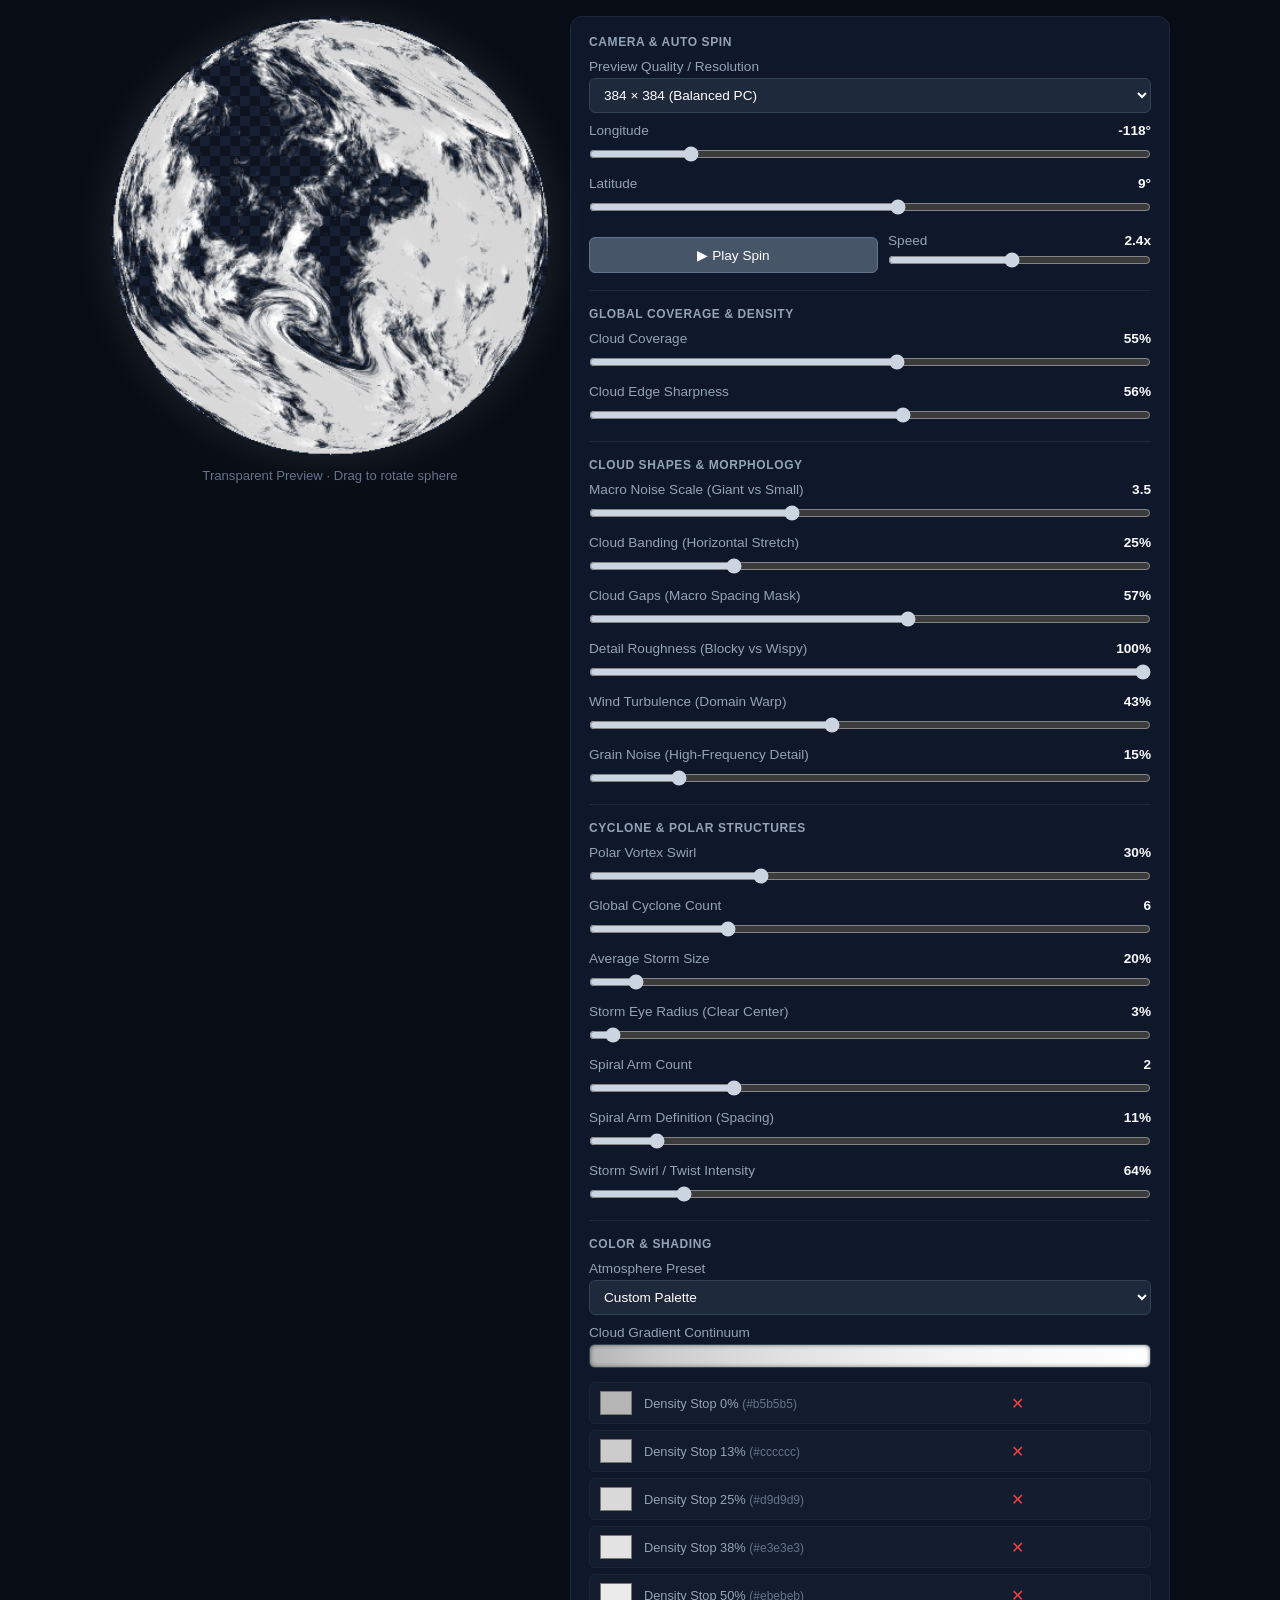
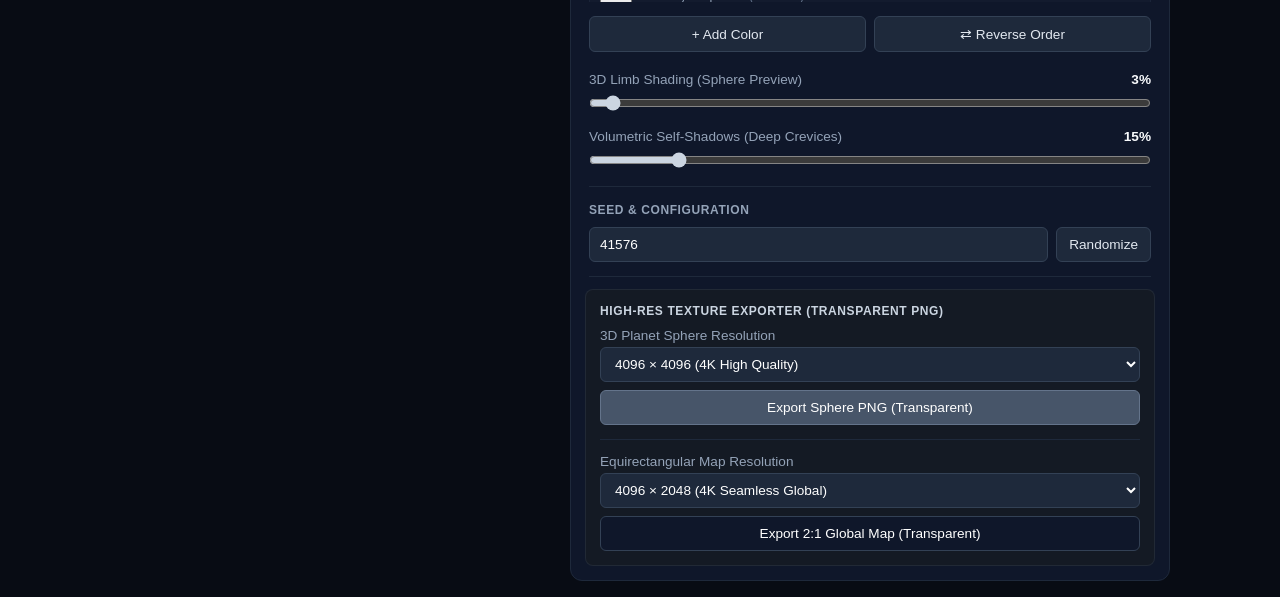
<file: tools/cloud-texture-generator.html>
<!DOCTYPE html>
<html lang="en">
<head>
  <meta charset="UTF-8">
  <meta name="viewport" content="width=device-width, initial-scale=1.0, user-scalable=no">
  <title>Advanced Procedural Cloud Generator</title>
  <style>
    * { box-sizing: border-box; margin: 0; padding: 0; }
    body {
      background-color: #080c14;
      color: #e2e8f0;
      font-family: -apple-system, BlinkMacSystemFont, "Segoe UI", Roboto, Helvetica, Arial, sans-serif;
      display: flex;
      flex-direction: column;
      align-items: center;
      padding: 16px;
      min-height: 100vh;
      touch-action: manipulation;
    }
    .container {
      display: flex;
      flex-direction: column;
      align-items: center;
      gap: 20px;
      max-width: 520px;
      width: 100%;
    }
    @media (min-width: 860px) {
      .container {
        flex-direction: row;
        align-items: flex-start;
        max-width: 1060px;
      }
    }
    .canvas-container {
      display: flex;
      flex-direction: column;
      align-items: center;
      gap: 12px;
      position: sticky;
      top: 16px;
      width: 100%;
      max-width: 440px;
    }
    canvas#cgCanvas {
      width: 100%;
      aspect-ratio: 1 / 1;
      max-width: 440px;
      max-height: 440px;
      border-radius: 50%;
      background-color: #0d131f;
      background-image: 
        linear-gradient(45deg, #162032 25%, transparent 25%), 
        linear-gradient(-45deg, #162032 25%, transparent 25%), 
        linear-gradient(45deg, transparent 75%, #162032 75%), 
        linear-gradient(-45deg, transparent 75%, #162032 75%);
      background-size: 20px 20px;
      background-position: 0 0, 0 10px, 10px -10px, -10px 0px;
      cursor: grab;
      touch-action: none;
      box-shadow: 0 0 45px rgba(226, 232, 240, 0.12);
    }
    canvas#cgCanvas:active { cursor: grabbing; }
    .hint { font-size: 0.82rem; color: #64748b; text-align: center; }
    #cgPanel {
      background: #0f172a;
      border: 1px solid #1e293b;
      border-radius: 12px;
      padding: 18px;
      width: 100%;
      display: flex;
      flex-direction: column;
      gap: 16px;
    }
    .cgSection {
      display: flex;
      flex-direction: column;
      gap: 10px;
      border-bottom: 1px solid #1e293b;
      padding-bottom: 14px;
    }
    .cgSection:last-child { border-bottom: none; padding-bottom: 0; }
    .cgSectionTitle {
      font-size: 0.75rem;
      font-weight: 700;
      text-transform: uppercase;
      letter-spacing: 0.05em;
      color: #94a3b8;
    }
    .cgRow { display: flex; flex-direction: column; gap: 4px; }
    .cgRowHead { display: flex; justify-content: space-between; font-size: 0.85rem; color: #94a3b8; }
    .cgRowHead .val { color: #f8fafc; font-weight: 600; }
    input[type="range"] { width: 100%; accent-color: #cbd5e1; cursor: pointer; height: 24px; }
    input[type="color"] { border: none; width: 36px; height: 32px; border-radius: 6px; cursor: pointer; background: transparent; flex-shrink: 0; }
    select, input[type="text"] {
      background: #1e293b; border: 1px solid #334155; color: #fff;
      padding: 8px 10px; border-radius: 6px; width: 100%; font-size: 0.85rem; outline: none;
    }
    select:focus, input[type="text"]:focus { border-color: #94a3b8; }
    .palette-preview-bar { width: 100%; height: 24px; border-radius: 6px; border: 1px solid #334155; box-shadow: inset 0 0 4px rgba(0,0,0,0.5); }
    .cgColorGrid { display: flex; flex-direction: column; gap: 6px; margin-top: 4px; max-height: 220px; overflow-y: auto; }
    .cgColorItem {
      display: flex; align-items: center; gap: 10px; background: #1e293b50;
      padding: 4px 8px; border-radius: 6px; border: 1px solid #33415540;
    }
    .cgColorItem label { font-size: 0.8rem; color: #94a3b8; flex: 1; }
    .remove-stop-btn { background: transparent; border: none; color: #ef4444; font-size: 1rem; cursor: pointer; padding: 0 6px; }
    .remove-stop-btn:hover { color: #f87171; }
    .cgBtnRow { display: flex; gap: 8px; }
    button {
      flex: 1; background: #1e293b; border: 1px solid #334155; color: #e2e8f0;
      padding: 9px 12px; border-radius: 6px; font-size: 0.85rem; font-weight: 500;
      cursor: pointer; transition: all 0.2s; display: flex; align-items: center; justify-content: center; gap: 6px;
    }
    button:hover:not(:disabled) { background: #334155; }
    button.primary { background: #475569; border-color: #64748b; color: #fff; }
    button.primary:hover:not(:disabled) { background: #64748b; }
    button.accent { background: #0f172a; border-color: #334155; color: #fff; }
    button.accent:hover:not(:disabled) { background: #1e293b; }
    
    .export-overlay {
      position: fixed; top: 0; left: 0; right: 0; bottom: 0;
      background: rgba(8, 12, 20, 0.88); backdrop-filter: blur(5px);
      display: flex; flex-direction: column; align-items: center; justify-content: center;
      z-index: 9999; opacity: 0; pointer-events: none; transition: opacity 0.2s ease;
    }
    .export-overlay.active { opacity: 1; pointer-events: auto; }
    .spinner {
      width: 48px; height: 48px; border: 4px solid #1e293b;
      border-top: 4px solid #cbd5e1; border-radius: 50%; animation: spin 0.8s linear infinite; margin-bottom: 16px;
    }
    @keyframes spin { 0% { transform: rotate(0deg); } 100% { transform: rotate(360deg); } }
    .progress-bar-bg { width: 260px; height: 8px; background: #1e293b; border-radius: 4px; overflow: hidden; margin-top: 12px; }
    .progress-bar-fill { width: 0%; height: 100%; background: #f8fafc; transition: width 0.08s linear; }
    .export-text { font-size: 1.1rem; font-weight: 600; color: #f8fafc; }
    .export-subtext { font-size: 0.85rem; color: #94a3b8; margin-top: 4px; }
  </style>
</head>
<body>

<div class="export-overlay" id="exportOverlay">
  <div class="spinner"></div>
  <div class="export-text" id="exportStatusText">Exporting....</div>
  <div class="export-subtext" id="exportSubtext">Rendering transparent procedural map</div>
  <div class="progress-bar-bg"><div class="progress-bar-fill" id="exportProgressBar"></div></div>
</div>

<div class="container">
  <div class="canvas-container">
    <canvas id="cgCanvas" width="256" height="256"></canvas>
    <div class="hint">Transparent Preview · Drag to rotate sphere</div>
  </div>

  <div id="cgPanel">

    <!-- CAMERA -->
    <div class="cgSection">
      <div class="cgSectionTitle">Camera & Auto Spin</div>
      <div class="cgRow">
        <div class="cgRowHead"><span>Preview Quality / Resolution</span></div>
        <select id="cgPreviewResSelect">
          <option value="192">192 × 192 (Ultra Fast Mobile)</option>
          <option value="256" selected>256 × 256 (Fast / Mobile Default)</option>
          <option value="384">384 × 384 (Balanced PC)</option>
          <option value="512">512 × 512 (High Quality PC)</option>
        </select>
      </div>
      <div class="cgRow">
        <div class="cgRowHead"><span>Longitude</span><span class="val" id="cgLonVal">-118°</span></div>
        <input type="range" id="cgLon" min="-180" max="180" step="1" value="-118">
      </div>
      <div class="cgRow">
        <div class="cgRowHead"><span>Latitude</span><span class="val" id="cgLatVal">9°</span></div>
        <input type="range" id="cgLat" min="-89" max="89" step="1" value="9">
      </div>
      <div class="cgRow" style="margin-top: 4px;">
        <div style="display:flex; gap:10px; align-items:center;">
          <button id="cgToggleSpin" class="primary">▶ Play Spin</button>
          <div style="flex:1;">
            <div class="cgRowHead"><span>Speed</span><span class="val" id="cgSpeedVal">2.4x</span></div>
            <input type="range" id="cgSpinSpeed" min="0.1" max="5.0" step="0.1" value="2.4">
          </div>
        </div>
      </div>
    </div>

    <!-- COVERAGE -->
    <div class="cgSection">
      <div class="cgSectionTitle">Global Coverage & Density</div>
      <div class="cgRow">
        <div class="cgRowHead"><span>Cloud Coverage</span><span class="val" id="cgCovVal">55%</span></div>
        <input type="range" id="cgCov" min="0" max="100" step="1" value="55">
      </div>
      <div class="cgRow">
        <div class="cgRowHead"><span>Cloud Edge Sharpness</span><span class="val" id="cgSharpVal">56%</span></div>
        <input type="range" id="cgSharp" min="0" max="100" step="1" value="56">
      </div>
    </div>

    <!-- MORPHOLOGY -->
    <div class="cgSection">
      <div class="cgSectionTitle">Cloud Shapes & Morphology</div>
      <div class="cgRow">
        <div class="cgRowHead"><span>Macro Noise Scale (Giant vs Small)</span><span class="val" id="cgScaleVal">3.5</span></div>
        <input type="range" id="cgScale" min="1" max="8" step="0.1" value="3.5">
      </div>
      <div class="cgRow">
        <div class="cgRowHead"><span>Cloud Banding (Horizontal Stretch)</span><span class="val" id="cgBandingVal">25%</span></div>
        <input type="range" id="cgBanding" min="0" max="100" step="1" value="25">
      </div>
      <div class="cgRow">
        <div class="cgRowHead"><span>Cloud Gaps (Macro Spacing Mask)</span><span class="val" id="cgGapsVal">57%</span></div>
        <input type="range" id="cgGaps" min="0" max="100" step="1" value="57">
      </div>
      <div class="cgRow">
        <div class="cgRowHead"><span>Detail Roughness (Blocky vs Wispy)</span><span class="val" id="cgWispyVal">100%</span></div>
        <input type="range" id="cgWispy" min="0" max="100" step="1" value="100">
      </div>
      <div class="cgRow">
        <div class="cgRowHead"><span>Wind Turbulence (Domain Warp)</span><span class="val" id="cgWarpVal">43%</span></div>
        <input type="range" id="cgWarp" min="0" max="100" step="1" value="43">
      </div>
      <div class="cgRow">
        <div class="cgRowHead"><span>Grain Noise (High-Frequency Detail)</span><span class="val" id="cgGrainVal">15%</span></div>
        <input type="range" id="cgGrain" min="0" max="100" step="1" value="15">
      </div>
    </div>

    <!-- CYCLONES -->
    <div class="cgSection">
      <div class="cgSectionTitle">Cyclone & Polar Structures</div>
      <div class="cgRow">
        <div class="cgRowHead"><span>Polar Vortex Swirl</span><span class="val" id="cgPolarSwirlVal">30%</span></div>
        <input type="range" id="cgPolarSwirl" min="0" max="100" step="1" value="30">
      </div>
      <div class="cgRow">
        <div class="cgRowHead"><span>Global Cyclone Count</span><span class="val" id="cgStormCountVal">6</span></div>
        <input type="range" id="cgStormCount" min="0" max="25" step="1" value="6">
      </div>
      <div class="cgRow">
        <div class="cgRowHead"><span>Average Storm Size</span><span class="val" id="cgStormSizeVal">20%</span></div>
        <input type="range" id="cgStormSize" min="10" max="150" step="1" value="20">
      </div>
      <div class="cgRow">
        <div class="cgRowHead"><span>Storm Eye Radius (Clear Center)</span><span class="val" id="cgStormEyeVal">3%</span></div>
        <input type="range" id="cgStormEye" min="0" max="100" step="1" value="3">
      </div>
      <div class="cgRow">
        <div class="cgRowHead"><span>Spiral Arm Count</span><span class="val" id="cgStormArmsVal">2</span></div>
        <input type="range" id="cgStormArms" min="0" max="8" step="1" value="2">
      </div>
      <div class="cgRow">
        <div class="cgRowHead"><span>Spiral Arm Definition (Spacing)</span><span class="val" id="cgStormArmDefVal">11%</span></div>
        <input type="range" id="cgStormArmDef" min="0" max="100" step="1" value="11">
      </div>
      <div class="cgRow">
        <div class="cgRowHead"><span>Storm Swirl / Twist Intensity</span><span class="val" id="cgStormWhirlVal">64%</span></div>
        <input type="range" id="cgStormWhirl" min="0" max="400" step="1" value="64">
      </div>
    </div>

    <!-- SHADING & COLOR -->
    <div class="cgSection">
      <div class="cgSectionTitle">Color & Shading</div>
      <div class="cgRow">
        <div class="cgRowHead"><span>Atmosphere Preset</span></div>
        <select id="cgPresetSelect">
          <option value="bw">Grayscale Map (Alpha Mask)</option>
          <option value="earth">Earth-like (White/Blue Tint)</option>
          <option value="toxic">Toxic Spores (Green/Black)</option>
          <option value="venus">Venusian Sulfur (Gold/Red)</option>
          <option value="custom" selected>Custom Palette</option>
        </select>
      </div>
      <div class="cgRow">
        <div class="cgRowHead"><span>Cloud Gradient Continuum</span></div>
        <div id="cgGradientPreview" class="palette-preview-bar"></div>
      </div>
      <div class="cgColorGrid" id="cgColorPaletteContainer"></div>
      <div class="cgBtnRow" style="margin-top:4px;">
        <button id="cgAddColor">+ Add Color</button>
        <button id="cgReverseColor">⇄ Reverse Order</button>
      </div>
      <div class="cgRow" style="margin-top:10px;">
        <div class="cgRowHead"><span>3D Limb Shading (Sphere Preview)</span><span class="val" id="cgShadeVal">3%</span></div>
        <input type="range" id="cgShade" min="0" max="100" step="1" value="3">
      </div>
      <div class="cgRow" style="margin-top:4px;">
        <div class="cgRowHead"><span>Volumetric Self-Shadows (Deep Crevices)</span><span class="val" id="cgVolShadowVal">15%</span></div>
        <input type="range" id="cgVolShadow" min="0" max="100" step="1" value="15">
      </div>
    </div>

    <!-- SEED & EXPORT -->
    <div class="cgSection">
      <div class="cgSectionTitle">Seed & Configuration</div>
      <div style="display: flex; gap: 8px;">
        <input type="text" id="cgSeed" value="41576">
        <button id="cgRandomSeed">Randomize</button>
      </div>
    </div>

    <div class="cgSection" style="background: #141a24; margin: -4px; padding: 14px; border-radius: 8px; border: 1px solid #47556940;">
      <div class="cgSectionTitle" style="color: #cbd5e1;">High-Res Texture Exporter (Transparent PNG)</div>
      
      <div class="cgRow">
        <div class="cgRowHead"><span>3D Planet Sphere Resolution</span></div>
        <select id="cgSphereRes">
          <option value="512">512 × 512 (Standard)</option>
          <option value="1024">1024 × 1024 (HD)</option>
          <option value="2048">2048 × 2048 (2K)</option>
          <option value="4096" selected>4096 × 4096 (4K High Quality)</option>
        </select>
        <button id="cgExportPng" class="primary" style="margin-top: 4px;">Export Sphere PNG (Transparent)</button>
      </div>
      <hr style="border: none; border-top: 1px solid #1e293b; margin: 4px 0;">
      <div class="cgRow">
        <div class="cgRowHead"><span>Equirectangular Map Resolution</span></div>
        <select id="cgEquiRes">
          <option value="1024x512">1024 × 512 (Mobile)</option>
          <option value="2048x1024">2048 × 1024 (1K Standard)</option>
          <option value="4096x2048" selected>4096 × 2048 (4K Seamless Global)</option>
        </select>
        <button id="cgExportEqui" class="accent" style="margin-top: 4px;">Export 2:1 Global Map (Transparent)</button>
      </div>
    </div>

  </div>
</div>

<script>
(function(){
  const canvas = document.getElementById('cgCanvas');
  const ctx = canvas.getContext('2d');
  
  // Smart detection: default to 256px for mobile/touch devices, 384px or configurable for PC
  const isTouchDevice = ('ontouchstart' in window) || (navigator.maxTouchPoints > 0) || (window.innerWidth < 860);
  let previewRes = isTouchDevice ? 256 : 384;
  const previewResSelect = document.getElementById('cgPreviewResSelect');
  if (previewResSelect) {
    previewResSelect.value = previewRes.toString();
    previewResSelect.addEventListener('change', (e) => {
      previewRes = parseInt(e.target.value, 10);
      render(previewRes);
    });
  }

  canvas.width = previewRes; canvas.height = previewRes;

  const PRESETS = {
    bw: { colors: ['#555555', '#999999', '#dddddd', '#ffffff'] },
    earth: { colors: ['#8ab4d6', '#b0d0e8', '#eaf2fb', '#ffffff'] },
    toxic: { colors: ['#236b2d', '#49ad55', '#96dba0', '#e8f7ec'] },
    venus: { colors: ['#994e10', '#d68729', '#f2c16f', '#fffaf0'] }
  };

  const S = {
    colors: ['#b5b5b5', '#cccccc', '#d9d9d9', '#e3e3e3', '#ebebeb', '#f2f2f2', '#f7f7f7', '#fafafa', '#ffffff'],
    cov: 55, sharp: 56, scale: 3.5, warp: 43, 
    banding: 25, gaps: 57, wispy: 100, grain: 15,
    polarSwirl: 30, stormCount: 6, stormSize: 20, stormWhirl: 64,
    stormEye: 3, stormArms: 2, stormArmDef: 11,
    shade: 3, volShadow: 15, lon: -118, lat: 9, seed: 41576
  };

  const LUT_SIZE = 512;
  let paletteLUT = new Array(LUT_SIZE);

  function hexToRgb(hex){
    if(!hex || hex.length < 6) return [255, 255, 255];
    const n = parseInt(hex.replace('#',''), 16);
    return isNaN(n) ? [255, 255, 255] : [(n>>16)&255, (n>>8)&255, n&255];
  }
  function lerp(a,b,t){ return a+(b-a)*Math.max(0, Math.min(1, t)); }
  function lerpColorRGB(c1, c2, t){
    if(!c1) return c2 || [255,255,255]; if(!c2) return c1 || [255,255,255];
    t = Math.max(0, Math.min(1, t));
    return [Math.round(lerp(c1[0], c2[0], t)), Math.round(lerp(c1[1], c2[1], t)), Math.round(lerp(c1[2], c2[2], t))];
  }
  function samplePaletteRaw(t, list) {
    if (!list || list.length === 0) return [255,255,255];
    if (list.length === 1) return list[0];
    t = Math.max(0, Math.min(1, t));
    const scaled = t * (list.length - 1);
    const idx = Math.floor(scaled);
    if (idx >= list.length - 1) return list[list.length - 1];
    return lerpColorRGB(list[idx], list[idx + 1], scaled - idx);
  }
  function rebuildPaletteLUT() {
    const rawList = (S.colors && S.colors.length > 0) ? S.colors.map(hexToRgb) : [[255,255,255],[255,255,255]];
    for (let i = 0; i < LUT_SIZE; i++) paletteLUT[i] = samplePaletteRaw(i / (LUT_SIZE - 1), rawList);
  }
  function samplePaletteFast(t) {
    return paletteLUT[(Math.max(0, Math.min(1, t)) * (LUT_SIZE - 1) + 0.5) | 0];
  }
  function smootherstep(min, max, value) {
    if (min === max) return value >= max ? 1 : 0;
    const x = Math.max(0, Math.min(1, (value - min) / (max - min)));
    return x * x * x * (x * (x * 6 - 15) + 10);
  }

  function hash3(x, y, z) {
    let n = Math.sin(x * 127.1 + y * 311.7 + z * 74.7) * 43758.5453123;
    return n - Math.floor(n);
  }
  function valueNoise3D(x, y, z) {
    const xi = Math.floor(x), yi = Math.floor(y), zi = Math.floor(z);
    const xf = x - xi, yf = y - yi, zf = z - zi;
    const u = xf * xf * (3 - 2 * xf), v = yf * yf * (3 - 2 * yf), w = zf * zf * (3 - 2 * zf);
    let res = 0;
    for(let i=0; i<=1; i++) for(let j=0; j<=1; j++) for(let k=0; k<=1; k++) {
      res += ((i ? u : 1-u) * (j ? v : 1-v) * (k ? w : 1-w)) * hash3(xi + i, yi + j, zi + k);
    }
    return isNaN(res) ? 0.5 : res;
  }
  function fbm3D(x, y, z, octaves = 5, roughness = 0.5) {
    let val = 0, amp = 0.5, freq = 1.0, max = 0;
    for(let i = 0; i < octaves; i++) {
      val += amp * valueNoise3D(x * freq, y * freq, z * freq);
      max += amp; freq *= 2.0; amp *= roughness;
    }
    return isNaN(val) ? 0.5 : (val / max);
  }

  function getStorms(){
    const storms = [];
    const count = Math.max(0, S.stormCount || 0);
    const sizeMult = Math.max(0.05, (S.stormSize || 40) / 100);

    for(let i=0; i<count; i++){
      const rs = (S.seed || 1) + i * 191.3;
      let lat = (hash3(rs, 1.1, 2.2) - 0.5) * Math.PI * 0.75; 
      const lon = hash3(rs, 3.3, 4.4) * Math.PI * 2;
      const size = (0.08 + sizeMult * 0.25);
      
      const x = Math.cos(lat) * Math.cos(lon);
      const y = Math.sin(lat);
      const z = Math.cos(lat) * Math.sin(lon);

      let UX = 0, UY = 1, UZ = 0;
      if (Math.abs(y) > 0.99) { UX = 1; UY = 0; UZ = 0; }
      
      let T1X = UY * z - UZ * y, T1Y = UZ * x - UX * z, T1Z = UX * y - UY * x;
      let lenT1 = Math.hypot(T1X, T1Y, T1Z);
      T1X /= lenT1; T1Y /= lenT1; T1Z /= lenT1;

      let T2X = y * T1Z - z * T1Y, T2Y = z * T1X - x * T1Z, T2Z = x * T1Y - y * T1X;

      storms.push({ x, y, z, size, T1X, T1Y, T1Z, T2X, T2Y, T2Z });
    }
    return storms;
  }

  function getCloudDensity(pX, pY, pZ, storms) {
    let sWX = pX, sWY = pY, sWZ = pZ;

    const polarStr = ((S.polarSwirl || 40) / 100) * 2.5;
    if (polarStr > 0) {
      const absY = Math.abs(sWY);
      if (absY > 0.4) {
        const pFactor = smootherstep(0.4, 0.98, absY);
        const pAngle = pFactor * polarStr * (sWY >= 0 ? -1 : 1);
        const cosP = Math.cos(pAngle), sinP = Math.sin(pAngle);
        const rx = sWX * cosP - sWZ * sinP, rz = sWX * sinP + sWZ * cosP;
        sWX = rx; sWZ = rz;
      }
    }

    let stormEyeMask = 1.0;
    let stormArmMask = 1.0;

    for (let i = 0; i < storms.length; i++) {
      const st = storms[i];
      const dotP = sWX * st.x + sWY * st.y + sWZ * st.z;
      const clampedDot = Math.max(-1.0, Math.min(1.0, dotP));
      const angleDist = Math.acos(clampedDot);
      const maxRadius = st.size * Math.PI * 0.8;

      if (angleDist < maxRadius) {
        const normDist = angleDist / maxRadius;
        const falloff = smootherstep(1.0, 0.0, normDist);
        if (falloff <= 0) continue;

        const whirlStr = ((S.stormWhirl || 180) / 100) * 3.5;
        const spinDir = st.y >= 0 ? -1 : 1;
        
        const arms = S.stormArms || 0;
        if (arms > 0) {
          const dotT1 = pX * st.T1X + pY * st.T1Y + pZ * st.T1Z;
          const dotT2 = pX * st.T2X + pY * st.T2Y + pZ * st.T2Z;
          const angle = Math.atan2(dotT2, dotT1);
          
          const spiralAngle = angle + (1.0 - normDist) * whirlStr * spinDir;
          let armVal = Math.sin(spiralAngle * arms);
          armVal = Math.max(0, armVal);

          const armDef = (S.stormArmDef || 75) / 100;
          const armFalloff = falloff * smootherstep(0.0, 0.3, normDist);
          
          stormArmMask *= lerp(1.0, armVal, armDef * armFalloff);
        }

        const eyeRadius = (S.stormEye || 25) / 100;
        if (eyeRadius > 0 && normDist < eyeRadius * 1.5) {
          stormEyeMask = Math.min(stormEyeMask, smootherstep(eyeRadius * 0.2, eyeRadius, normDist));
        }

        const twistAngle = falloff * whirlStr * spinDir;
        const cosT = Math.cos(twistAngle), sinT = Math.sin(twistAngle);
        const dp = sWX * st.x + sWY * st.y + sWZ * st.z;
        const cX = st.y * sWZ - st.z * sWY, cY = st.z * sWX - st.x * sWZ, cZ = st.x * sWY - st.y * sWX;

        sWX = sWX * cosT + cX * sinT + st.x * dp * (1.0 - cosT);
        sWY = sWY * cosT + cY * sinT + st.y * dp * (1.0 - cosT);
        sWZ = sWZ * cosT + cZ * sinT + st.z * dp * (1.0 - cosT);

        const sLen = Math.hypot(sWX, sWY, sWZ) || 1.0;
        sWX /= sLen; sWY /= sLen; sWZ /= sLen;
      }
    }

    const scale = S.scale || 3.5;
    const warpStr = ((S.warp || 35) / 100) * 0.6;
    const bandVal = 1.0 - ((S.banding || 25) / 100) * 0.85; 
    const wispyVal = 0.3 + ((S.wispy || 55) / 100) * 0.45;

    const qX = fbm3D(sWX * scale + S.seed, sWY * bandVal * scale, sWZ * scale, 3, wispyVal);
    const qY = fbm3D(sWX * scale + 5.2, sWY * bandVal * scale + 1.3, sWZ * scale + 8.4, 3, wispyVal);
    const qZ = fbm3D(sWX * scale - 2.1, sWY * bandVal * scale - 4.4, sWZ * scale - 1.2, 3, wispyVal);

    const wX = sWX + warpStr * (qX - 0.5);
    const wY = sWY + warpStr * (qY - 0.5);
    const wZ = sWZ + warpStr * (qZ - 0.5);

    const noiseVal = fbm3D(wX * scale * 1.5, wY * bandVal * scale * 1.5, wZ * scale * 1.5, 6, wispyVal);

    const cov = (S.cov !== undefined ? S.cov : 55) / 100;
    const sharp = (S.sharp !== undefined ? S.sharp : 65) / 100;

    const threshold = lerp(0.85, -0.2, cov);
    const soft = lerp(0.45, 0.01, sharp);

    let cloudDensity = (noiseVal - threshold) / soft;

    const gapStr = (S.gaps || 30) / 100;
    if (gapStr > 0) {
      let gapMask = fbm3D(wX * scale * 0.4 + 12.5, wY * bandVal * scale * 0.4 + 3.1, wZ * scale * 0.4 + 9.8, 3, 0.5);
      gapMask = smootherstep(0.25, 0.75, gapMask);
      cloudDensity -= gapMask * gapStr * 1.8;
    }

    cloudDensity *= stormEyeMask;
    cloudDensity *= stormArmMask;

    const grainAmt = (S.grain !== undefined ? S.grain : 15) / 100;
    if (grainAmt > 0) {
      const gNoise = hash3(pX * 850.0 + S.seed, pY * 850.0, pZ * 850.0) - 0.5;
      cloudDensity += gNoise * grainAmt * 0.4;
    }

    cloudDensity = Math.max(0, Math.min(1, cloudDensity));

    if (cloudDensity > 0 && cloudDensity < 1) {
      cloudDensity = cloudDensity * cloudDensity * (3.0 - 2.0 * cloudDensity);
    }

    return cloudDensity;
  }

  function computeSurfaceColor(pX, pY, pZ, storms, lightDir) {
    let cloudDensity = getCloudDensity(pX, pY, pZ, storms);
    if (cloudDensity <= 0) return [0, 0, 0, 0];

    let shadowFactor = 1.0;
    const volShadowIntensity = (S.volShadow !== undefined ? S.volShadow : 15) / 100;
    if (volShadowIntensity > 0 && lightDir) {
      let forwardDensity = 0;
      const steps = 3;
      for (let s = 1; s <= steps; s++) {
        const d = s * 0.04;
        const sx = pX + lightDir.x * d;
        const sy = pY + lightDir.y * d;
        const sz = pZ + lightDir.z * d;
        const slen = Math.hypot(sx, sy, sz) || 1.0;
        forwardDensity += getCloudDensity(sx / slen, sy / slen, sz / slen, storms);
      }
      forwardDensity /= steps;

      const occlusion = Math.max(0, forwardDensity - cloudDensity * 0.3);
      shadowFactor = 1.0 - occlusion * volShadowIntensity * 1.4;
      shadowFactor = Math.max(0.3, Math.min(1.0, shadowFactor));
    }

    const rgb = samplePaletteFast(cloudDensity);
    const finalR = Math.round(rgb[0] * shadowFactor);
    const finalG = Math.round(rgb[1] * shadowFactor);
    const finalB = Math.round(rgb[2] * shadowFactor);
    const alpha = Math.round(cloudDensity * 255);

    return [finalR, finalG, finalB, alpha];
  }

  function render(renderSize = previewRes){
    if (canvas.width !== renderSize) { canvas.width = renderSize; canvas.height = renderSize; }
    const W = renderSize, H = renderSize;
    const cx = W/2, cy = H/2, R = W/2 - 2;

    ctx.clearRect(0, 0, W, H);
    const lonRad = (S.lon || 0) * Math.PI/180, latRad = (S.lat || 0) * Math.PI/180;
    const storms = getStorms();

    const img = ctx.createImageData(W, H);
    const data = img.data;
    const lightDir = {x:-0.5, y:-0.4, z:0.75};
    const lightLen = Math.hypot(lightDir.x, lightDir.y, lightDir.z) || 1;
    lightDir.x /= lightLen; lightDir.y /= lightLen; lightDir.z /= lightLen;

    const cosLon = Math.cos(-lonRad), sinLon = Math.sin(-lonRad);
    const cosLat = Math.cos(-latRad), sinLat = Math.sin(-latRad);
    const shadeAmt = (S.shade || 75) / 100;

    for (let py = 0; py < H; py++) {
      for (let px = 0; px < W; px++) {
        const idx = (py * W + px) * 4;
        const dx = (px - cx) / R, dy = (py - cy) / R, d2 = dx * dx + dy * dy;

        if (d2 > 1) { data[idx + 3] = 0; continue; }

        const dz = Math.sqrt(Math.max(0, 1 - d2));
        let rx = dx * cosLon - dz * sinLon, rz = dx * sinLon + dz * cosLon;
        let ry2 = -dy * cosLat - rz * sinLat, rz2 = -dy * sinLat + rz * cosLat;

        let rgba = computeSurfaceColor(rx, ry2, rz2, storms, lightDir);

        if (rgba[3] > 0) {
          let diffuse = dx * lightDir.x + -dy * lightDir.y + dz * lightDir.z;
          diffuse = diffuse * 0.5 + 0.5;
          const lightMul = lerp(1, diffuse * 0.9 + 0.1 * Math.pow(dz, 0.4), shadeAmt);
          data[idx]   = Math.max(0, Math.min(255, rgba[0] * lightMul));
          data[idx+1] = Math.max(0, Math.min(255, rgba[1] * lightMul));
          data[idx+2] = Math.max(0, Math.min(255, rgba[2] * lightMul));
          data[idx+3] = rgba[3];
        } else {
          data[idx+3] = 0;
        }
      }
    }
    ctx.putImageData(img, 0, 0);
  }

  async function renderHighResAsync({ targetW, targetH, isEquirectangular, onProgress }) {
    const offCanvas = document.createElement('canvas'); offCanvas.width = targetW; offCanvas.height = targetH;
    const offCtx = offCanvas.getContext('2d');
    const imgData = offCtx.createImageData(targetW, targetH); const data = imgData.data;
    const storms = getStorms();
    const lonRad = (S.lon || 0) * Math.PI/180, latRad = (S.lat || 0) * Math.PI/180;
    const cosLon = Math.cos(-lonRad), sinLon = Math.sin(-lonRad), cosLat = Math.cos(-latRad), sinLat = Math.sin(-latRad);
    const shadeAmt = (S.shade || 75) / 100;
    const lightDir = {x:-0.5, y:-0.4, z:0.75};
    const lightLen = Math.hypot(lightDir.x, lightDir.y, lightDir.z) || 1;
    lightDir.x /= lightLen; lightDir.y /= lightLen; lightDir.z /= lightLen;

    const cx = targetW / 2, cy = targetH / 2, R = targetW / 2 - 4;
    const CHUNK_ROWS = Math.max(16, Math.floor(2048 / targetW * 16));

    for (let py = 0; py < targetH; py += CHUNK_ROWS) {
      const endY = Math.min(targetH, py + CHUNK_ROWS);
      for (let y = py; y < endY; y++) {
        for (let px = 0; px < targetW; px++) {
          const idx = (y * targetW + px) * 4;
          if (isEquirectangular) {
            const latitude = (0.5 - y / targetH) * Math.PI;
            const longitude = (px / targetW - 0.5) * Math.PI * 2;
            const pY = Math.sin(latitude), cosLatP = Math.cos(latitude);
            const pX = cosLatP * Math.cos(longitude), pZ = cosLatP * Math.sin(longitude);

            let rgba = computeSurfaceColor(pX, pY, pZ, storms, lightDir);
            data[idx] = rgba[0]; data[idx+1] = rgba[1]; data[idx+2] = rgba[2]; data[idx+3] = rgba[3];
          } else {
            const dx = (px - cx) / R, dy = (y - cy) / R, d2 = dx * dx + dy * dy;
            if (d2 > 1) { data[idx+3] = 0; continue; }
            const dz = Math.sqrt(Math.max(0, 1 - d2));
            let rx = dx * cosLon - dz * sinLon, rz = dx * sinLon + dz * cosLon;
            let ry2 = -dy * cosLat - rz * sinLat, rz2 = -dy * sinLat + rz * cosLat;
            let rgba = computeSurfaceColor(rx, ry2, rz2, storms, lightDir);
            
            if (rgba[3] > 0) {
              let diffuse = dx * lightDir.x + -dy * lightDir.y + dz * lightDir.z;
              diffuse = diffuse * 0.5 + 0.5;
              const lightMul = lerp(1, diffuse * 0.9 + 0.1 * Math.pow(dz, 0.4), shadeAmt);
              data[idx]   = Math.max(0, Math.min(255, rgba[0] * lightMul));
              data[idx+1] = Math.max(0, Math.min(255, rgba[1] * lightMul));
              data[idx+2] = Math.max(0, Math.min(255, rgba[2] * lightMul));
              data[idx+3] = rgba[3];
            } else { data[idx+3] = 0; }
          }
        }
      }
      if (onProgress) onProgress(Math.round((endY / targetH) * 100));
      await new Promise(res => setTimeout(res, 0));
    }
    offCtx.putImageData(imgData, 0, 0); return offCanvas;
  }

  function updateGradientBar() {
    const bar = document.getElementById('cgGradientPreview');
    if (!bar) return;
    bar.style.background = S.colors.length === 0 ? 'transparent' : `linear-gradient(to right, ${S.colors.join(', ')})`;
  }

  function renderPaletteControls(){
    const container = document.getElementById('cgColorPaletteContainer');
    container.innerHTML = '';
    S.colors.forEach((col, idx) => {
      const item = document.createElement('div'); item.className = 'cgColorItem';
      const percent = Math.round((idx/(S.colors.length-1))*100);
      item.innerHTML = `
        <input type="color" value="${col}" data-index="${idx}">
        <label>Density Stop ${percent}% <span style="font-size:0.75rem; color:#64748b;">(${col})</span></label>
        <button class="remove-stop-btn" title="Remove Color Stop" data-index="${idx}">✕</button>`;
      item.querySelector('input').addEventListener('input', (e) => {
        S.colors[idx] = e.target.value;
        item.querySelector('label span').textContent = `(${e.target.value})`;
        document.getElementById('cgPresetSelect').value = 'custom';
        updateGradientBar();
      });
      item.querySelector('input').addEventListener('change', () => { rebuildPaletteLUT(); render(previewRes); });
      item.querySelector('.remove-stop-btn').addEventListener('click', () => {
        if (S.colors.length > 2) {
          S.colors.splice(idx, 1);
          document.getElementById('cgPresetSelect').value = 'custom';
          renderPaletteControls(); rebuildPaletteLUT(); render(previewRes);
        }
      });
      container.appendChild(item);
    });
    updateGradientBar();
  }

  document.getElementById('cgPresetSelect').addEventListener('change', (e) => {
    if (PRESETS[e.target.value]) {
      S.colors = [...PRESETS[e.target.value].colors];
      renderPaletteControls(); rebuildPaletteLUT(); render(previewRes);
    }
  });

  document.getElementById('cgAddColor').addEventListener('click', () => {
    if (S.colors.length < 10) {
      S.colors.push(S.colors[S.colors.length - 1] || '#ffffff');
      document.getElementById('cgPresetSelect').value = 'custom';
      renderPaletteControls(); rebuildPaletteLUT(); render(previewRes);
    }
  });

  document.getElementById('cgReverseColor').addEventListener('click', () => {
    S.colors.reverse();
    document.getElementById('cgPresetSelect').value = 'custom';
    renderPaletteControls(); rebuildPaletteLUT(); render(previewRes);
  });

  function bindRange(id, valId, key, suffix, isFloat){
    const el = document.getElementById(id), valEl = document.getElementById(valId);
    if(!el) return;
    el.addEventListener('input', ()=>{
      S[key] = isFloat ? parseFloat(el.value) : parseInt(el.value, 10);
      if(valEl) valEl.textContent = el.value + (suffix||'');
    });
    el.addEventListener('change', () => render(previewRes));
  }

  bindRange('cgLon','cgLonVal','lon','°'); bindRange('cgLat','cgLatVal','lat','°');
  bindRange('cgCov','cgCovVal','cov','%'); bindRange('cgSharp','cgSharpVal','sharp','%');
  bindRange('cgScale','cgScaleVal','scale','', true); bindRange('cgWarp','cgWarpVal','warp','%');
  bindRange('cgBanding','cgBandingVal','banding','%'); bindRange('cgGaps','cgGapsVal','gaps','%'); 
  bindRange('cgWispy','cgWispyVal','wispy','%'); bindRange('cgGrain','cgGrainVal','grain','%');
  bindRange('cgPolarSwirl','cgPolarSwirlVal','polarSwirl','%'); bindRange('cgStormCount','cgStormCountVal','stormCount','');
  bindRange('cgStormSize','cgStormSizeVal','stormSize','%'); bindRange('cgStormWhirl','cgStormWhirlVal','stormWhirl','%');
  bindRange('cgStormEye','cgStormEyeVal','stormEye','%'); bindRange('cgStormArms','cgStormArmsVal','stormArms','');
  bindRange('cgStormArmDef','cgStormArmDefVal','stormArmDef','%');
  bindRange('cgShade','cgShadeVal','shade','%');
  bindRange('cgVolShadow','cgVolShadowVal','volShadow','%');

  document.getElementById('cgSeed').addEventListener('change', (e)=>{
    S.seed = isNaN(parseInt(e.target.value, 10)) ? 1337 : parseInt(e.target.value, 10); render(previewRes);
  });
  document.getElementById('cgRandomSeed').addEventListener('click', ()=>{
    S.seed = Math.floor(Math.random()*100000); document.getElementById('cgSeed').value = S.seed; render(previewRes);
  });

  let isSpinning = false, spinSpeed = 2.4, lastTime = performance.now();
  document.getElementById('cgToggleSpin').addEventListener('click', (e) => {
    isSpinning = !isSpinning; e.target.textContent = isSpinning ? '⏸ Pause Spin' : '▶ Play Spin';
    if (isSpinning) { lastTime = performance.now(); requestAnimationFrame(animateLoop); }
    else { render(previewRes); }
  });
  document.getElementById('cgSpinSpeed').addEventListener('input', (e) => {
    spinSpeed = parseFloat(e.target.value); document.getElementById('cgSpeedVal').textContent = spinSpeed.toFixed(1) + 'x';
  });
  function animateLoop(now) {
    if (!isSpinning) return;
    const dt = (now - lastTime) / 1000; lastTime = now;
    S.lon = ((S.lon + (18.0 * spinSpeed * dt) + 180) % 360 + 360) % 360 - 180;
    const lonEl = document.getElementById('cgLon'); if (lonEl) lonEl.value = Math.round(S.lon);
    const lonVal = document.getElementById('cgLonVal'); if (lonVal) lonVal.textContent = Math.round(S.lon) + '°';
    
    // Use lightweight draft resolution during spin for buttery smooth performance on mobile
    render(Math.min(previewRes, 192)); 
    requestAnimationFrame(animateLoop);
  }

  let dragging = false, lastX=0, lastY=0, rafPending = false, settleTimeout = null;
  function pointerDown(x, y){ dragging = true; lastX = x; lastY = y; if (settleTimeout) clearTimeout(settleTimeout); }
  function pointerMove(x, y, isTouch = false){
    if(!dragging) return;
    const dx = x - lastX, dy = y - lastY; lastX = x; lastY = y;
    const speedMult = isTouch ? 0.8 : 0.65;
    S.lon = ((S.lon + dx * speedMult + 180) % 360 + 360) % 360 - 180;
    S.lat = Math.max(-89, Math.min(89, S.lat - dy * speedMult));
    document.getElementById('cgLon').value = Math.round(S.lon); document.getElementById('cgLat').value = Math.round(S.lat);
    document.getElementById('cgLonVal').textContent = Math.round(S.lon)+'°'; document.getElementById('cgLatVal').textContent = Math.round(S.lat)+'°';
    if(!rafPending){ rafPending = true; requestAnimationFrame(()=>{ rafPending = false; render(Math.min(previewRes, 192)); }); }
  }
  function pointerUp(){
    if (dragging) { dragging = false; if (!isSpinning) { if (settleTimeout) clearTimeout(settleTimeout); settleTimeout = setTimeout(() => render(previewRes), 60); } }
  }

  canvas.addEventListener('mousedown', e => pointerDown(e.clientX, e.clientY));
  window.addEventListener('mousemove', e => pointerMove(e.clientX, e.clientY, false));
  window.addEventListener('mouseup', pointerUp);
  canvas.addEventListener('touchstart', e => { if (e.touches.length === 1) { pointerDown(e.touches[0].clientX, e.touches[0].clientY); e.preventDefault(); } }, {passive: false});
  canvas.addEventListener('touchmove', e => { if (e.touches.length === 1) { pointerMove(e.touches[0].clientX, e.touches[0].clientY, true); e.preventDefault(); } }, {passive: false});
  canvas.addEventListener('touchend', pointerUp); canvas.addEventListener('touchcancel', pointerUp);

  const overlay = document.getElementById('exportOverlay');
  function showExport(title, sub) {
    document.getElementById('exportStatusText').textContent = title; document.getElementById('exportSubtext').textContent = sub;
    document.getElementById('exportProgressBar').style.width = "0%"; overlay.classList.add('active');
  }
  function hideExport() { overlay.classList.remove('active'); }
  function updateProgress(percent) { document.getElementById('exportProgressBar').style.width = `${percent}%`; }

  document.getElementById('cgExportPng').addEventListener('click', async () => {
    const res = parseInt(document.getElementById('cgSphereRes').value, 10);
    showExport("Exporting Transparent 3D Sphere", `Rendering ${res}×${res} PNG`);
    try {
      await new Promise(r => setTimeout(r, 50));
      const cvs = await renderHighResAsync({ targetW: res, targetH: res, isEquirectangular: false, onProgress: updateProgress });
      cvs.toBlob(blob => { const url = URL.createObjectURL(blob); const a = document.createElement('a'); a.href = url; a.download = `clouds_sphere_${res}p_seed${S.seed}.png`; a.click(); URL.revokeObjectURL(url); hideExport(); }, 'image/png');
    } catch(err) { console.error(err); alert("Failed to export image."); hideExport(); }
  });

  document.getElementById('cgExportEqui').addEventListener('click', async () => {
    const parts = document.getElementById('cgEquiRes').value.split('x');
    const tw = parseInt(parts[0], 10), th = parseInt(parts[1], 10);
    showExport("Exporting Seamless Global Map", `Generating ${tw}×${th} equirectangular map`);
    try {
      await new Promise(r => setTimeout(r, 50));
      const cvs = await renderHighResAsync({ targetW: tw, targetH: th, isEquirectangular: true, onProgress: updateProgress });
      cvs.toBlob(blob => { const url = URL.createObjectURL(blob); const a = document.createElement('a'); a.href = url; a.download = `clouds_equi_${tw}x${th}_seed${S.seed}.png`; a.click(); URL.revokeObjectURL(url); hideExport(); }, 'image/png');
    } catch(err) { console.error(err); alert("Failed to export map."); hideExport(); }
  });

  renderPaletteControls(); rebuildPaletteLUT(); render(previewRes);
})();
</script>

</body>
</html>
</file>
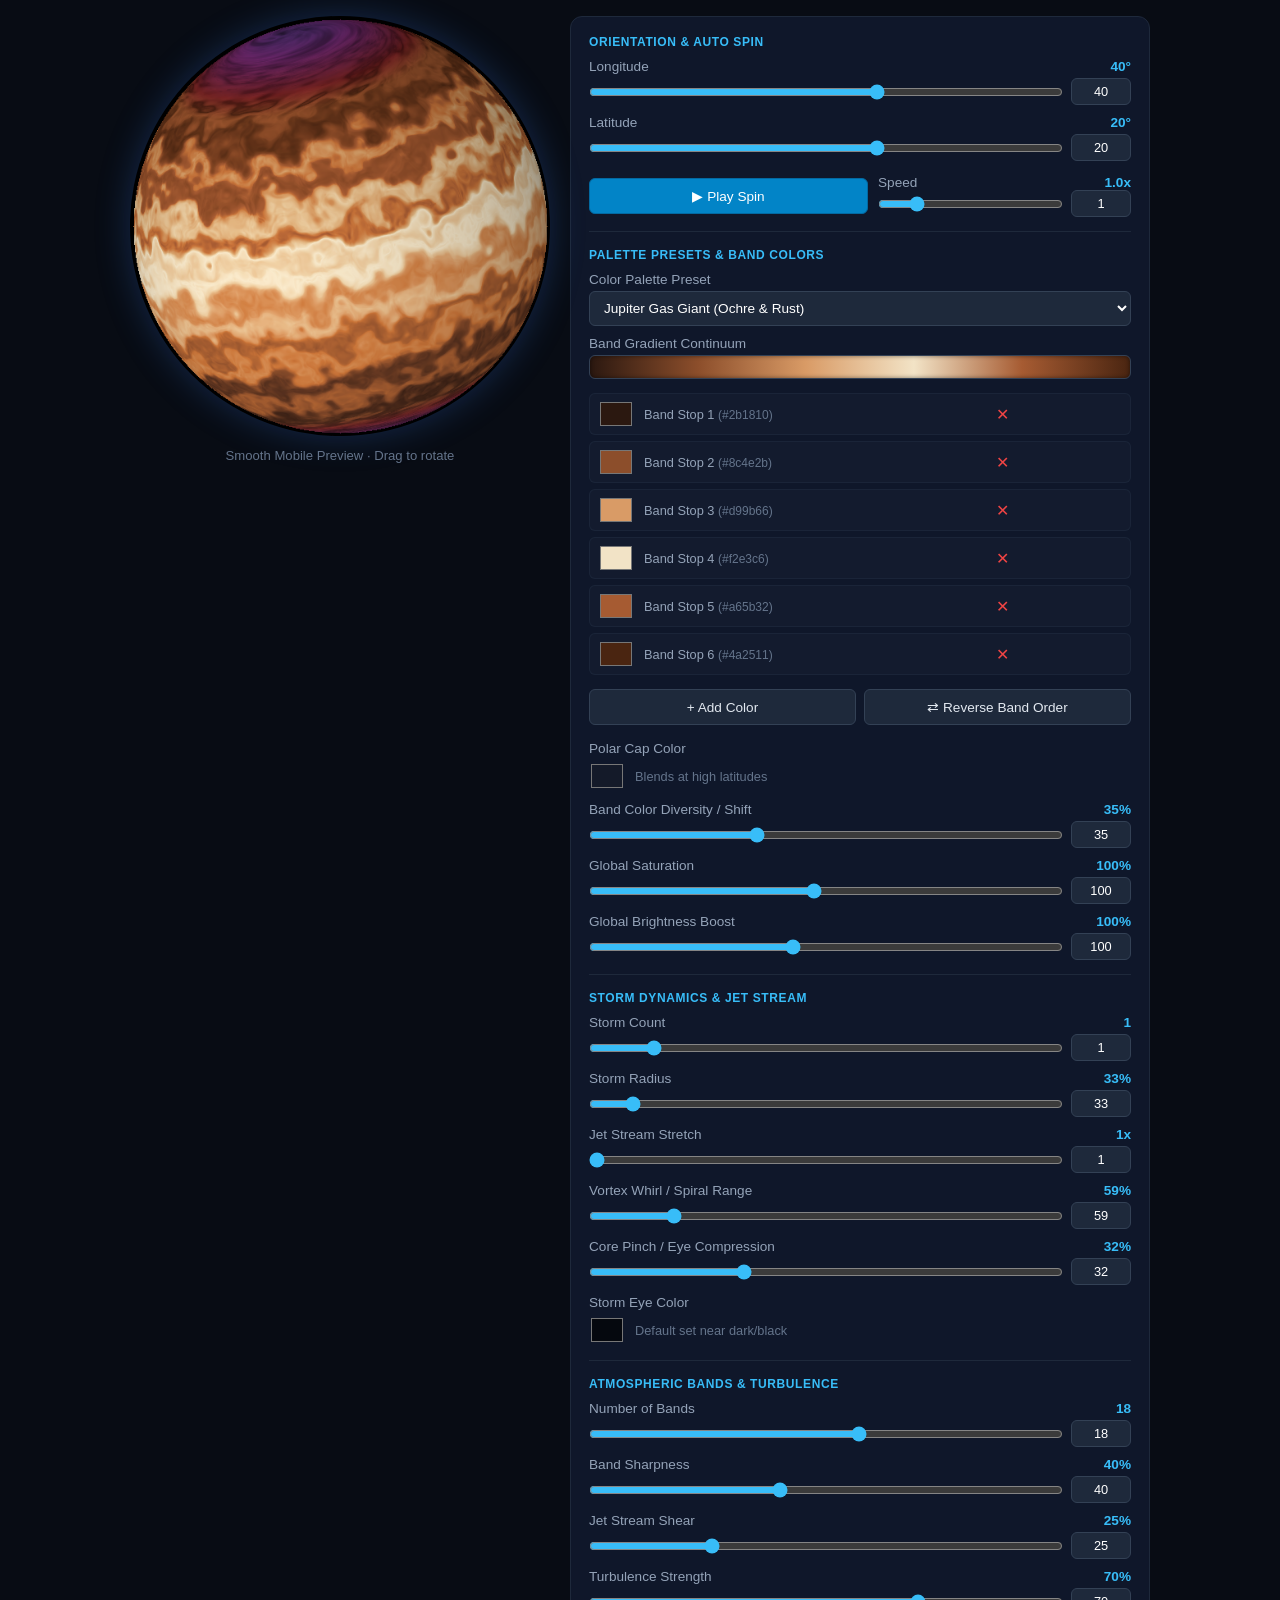
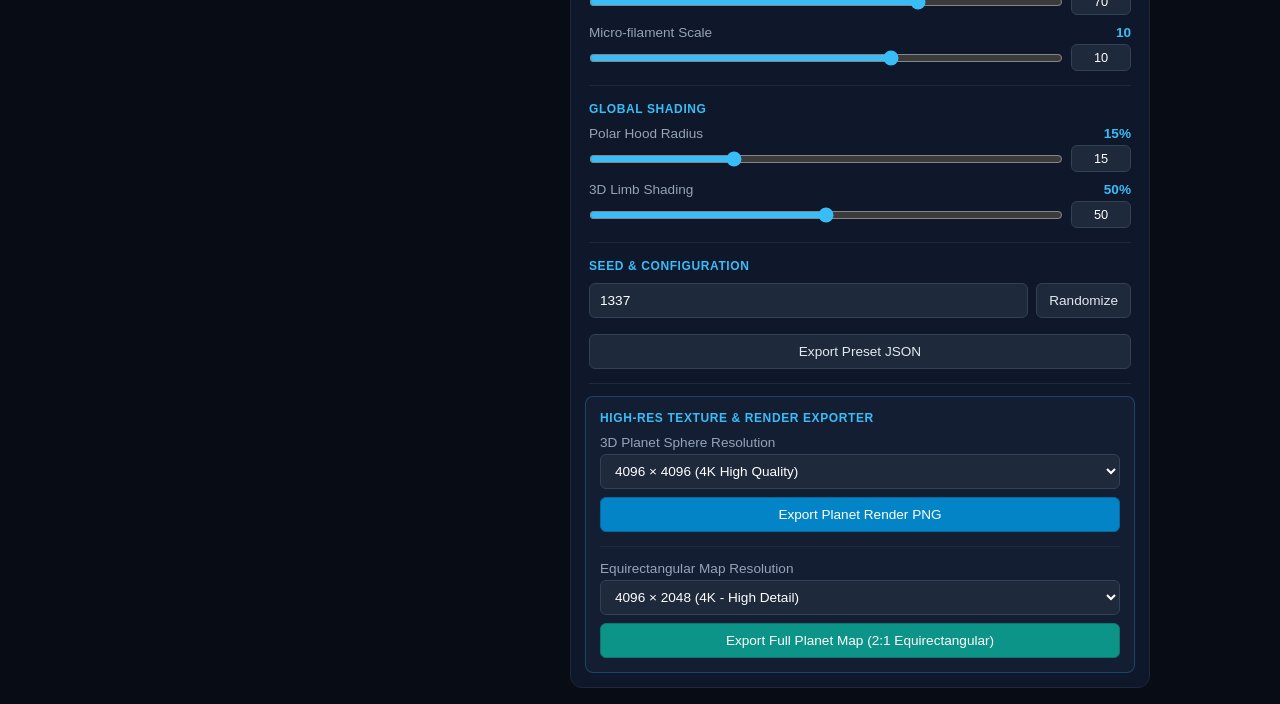
<file: tools/gas-giant-generator.html>
<!DOCTYPE html>
<html lang="en">
<head>
  <meta charset="UTF-8">
  <meta name="viewport" content="width=device-width, initial-scale=1.0, user-scalable=no">
  <title>Gas Giant Generator - Mobile Optimized Engine</title>
  <style>
    * { box-sizing: border-box; margin: 0; padding: 0; }
    body {
      background-color: #080c14;
      color: #e2e8f0;
      font-family: -apple-system, BlinkMacSystemFont, "Segoe UI", Roboto, Helvetica, Arial, sans-serif;
      display: flex;
      flex-direction: column;
      align-items: center;
      padding: 16px;
      min-height: 100vh;
      touch-action: manipulation;
    }
    .container {
      display: flex;
      flex-direction: column;
      align-items: center;
      gap: 20px;
      max-width: 520px;
      width: 100%;
    }
    @media (min-width: 860px) {
      .container {
        flex-direction: row;
        align-items: flex-start;
        max-width: 1020px;
      }
    }
    .canvas-container {
      display: flex;
      flex-direction: column;
      align-items: center;
      gap: 12px;
      position: sticky;
      top: 16px;
      width: 100%;
      max-width: 420px;
    }
    canvas#ggCanvas {
      width: 100%;
      aspect-ratio: 1 / 1;
      max-width: 420px;
      max-height: 420px;
      border-radius: 50%;
      background: #000;
      cursor: grab;
      touch-action: none;
      box-shadow: 0 0 35px rgba(59, 130, 246, 0.25);
    }
    canvas#ggCanvas:active { cursor: grabbing; }
    .hint {
      font-size: 0.82rem;
      color: #64748b;
      text-align: center;
    }
    #ggPanel {
      background: #0f172a;
      border: 1px solid #1e293b;
      border-radius: 12px;
      padding: 18px;
      width: 100%;
      display: flex;
      flex-direction: column;
      gap: 16px;
    }
    .ggSection {
      display: flex;
      flex-direction: column;
      gap: 10px;
      border-bottom: 1px solid #1e293b;
      padding-bottom: 14px;
    }
    .ggSection:last-child { border-bottom: none; padding-bottom: 0; }
    .ggSectionTitle {
      font-size: 0.75rem;
      font-weight: 700;
      text-transform: uppercase;
      letter-spacing: 0.05em;
      color: #38bdf8;
    }
    .ggRow {
      display: flex;
      flex-direction: column;
      gap: 4px;
    }
    .ggRowHead {
      display: flex;
      justify-content: space-between;
      font-size: 0.85rem;
      color: #94a3b8;
    }
    .ggRowHead .val { color: #38bdf8; font-weight: 600; }
    input[type="range"] {
      width: 100%;
      accent-color: #38bdf8;
      cursor: pointer;
      height: 24px;
    }
    .ggSliderLine {
      display: flex;
      align-items: center;
      gap: 8px;
    }
    .ggSliderLine input[type="range"] { flex: 1; }
    .ggNumBox {
      width: 60px;
      flex-shrink: 0;
      background: #1e293b;
      border: 1px solid #334155;
      color: #fff;
      padding: 5px 6px;
      border-radius: 6px;
      font-size: 0.8rem;
      text-align: center;
      outline: none;
      -moz-appearance: textfield;
    }
    .ggNumBox::-webkit-outer-spin-button,
    .ggNumBox::-webkit-inner-spin-button { -webkit-appearance: none; margin: 0; }
    .ggNumBox:focus { border-color: #38bdf8; }
    input[type="color"] {
      border: none;
      width: 36px;
      height: 32px;
      border-radius: 6px;
      cursor: pointer;
      background: transparent;
      flex-shrink: 0;
    }
    input[type="text"], select {
      background: #1e293b;
      border: 1px solid #334155;
      color: #fff;
      padding: 8px 10px;
      border-radius: 6px;
      width: 100%;
      font-size: 0.85rem;
      outline: none;
    }
    select:focus, input[type="text"]:focus { border-color: #38bdf8; }
    
    .palette-preview-bar {
      width: 100%;
      height: 24px;
      border-radius: 6px;
      border: 1px solid #334155;
      box-shadow: inset 0 0 4px rgba(0,0,0,0.5);
    }
    .ggColorGrid {
      display: flex;
      flex-direction: column;
      gap: 6px;
      margin-top: 4px;
    }
    .ggColorItem {
      display: flex;
      align-items: center;
      gap: 10px;
      background: #1e293b50;
      padding: 4px 8px;
      border-radius: 6px;
      border: 1px solid #33415540;
    }
    .ggColorItem label {
      font-size: 0.8rem;
      color: #94a3b8;
      flex: 1;
    }
    .remove-stop-btn {
      background: transparent;
      border: none;
      color: #ef4444;
      font-size: 1rem;
      cursor: pointer;
      padding: 0 6px;
    }
    .remove-stop-btn:hover { color: #f87171; }

    .ggBtnRow {
      display: flex;
      gap: 8px;
    }
    button {
      flex: 1;
      background: #1e293b;
      border: 1px solid #334155;
      color: #e2e8f0;
      padding: 9px 12px;
      border-radius: 6px;
      font-size: 0.85rem;
      font-weight: 500;
      cursor: pointer;
      transition: all 0.2s;
      display: flex;
      align-items: center;
      justify-content: center;
      gap: 6px;
    }
    button:hover:not(:disabled) { background: #334155; }
    button:disabled { opacity: 0.5; cursor: not-allowed; }
    button.primary {
      background: #0284c7;
      border-color: #0369a1;
      color: #fff;
    }
    button.primary:hover:not(:disabled) { background: #0369a1; }
    button.accent {
      background: #0d9488;
      border-color: #0f766e;
      color: #fff;
    }
    button.accent:hover:not(:disabled) { background: #0f766e; }
    #ggSeedRow {
      display: flex;
      gap: 8px;
    }

    .export-overlay {
      position: fixed;
      top: 0; left: 0; right: 0; bottom: 0;
      background: rgba(8, 12, 20, 0.88);
      backdrop-filter: blur(5px);
      display: flex;
      flex-direction: column;
      align-items: center;
      justify-content: center;
      z-index: 9999;
      opacity: 0;
      pointer-events: none;
      transition: opacity 0.2s ease;
    }
    .export-overlay.active {
      opacity: 1;
      pointer-events: auto;
    }
    .spinner {
      width: 48px;
      height: 48px;
      border: 4px solid #1e293b;
      border-top: 4px solid #38bdf8;
      border-radius: 50%;
      animation: spin 0.8s linear infinite;
      margin-bottom: 16px;
    }
    @keyframes spin { 0% { transform: rotate(0deg); } 100% { transform: rotate(360deg); } }
    .progress-bar-bg {
      width: 260px;
      height: 8px;
      background: #1e293b;
      border-radius: 4px;
      overflow: hidden;
      margin-top: 12px;
    }
    .progress-bar-fill {
      width: 0%;
      height: 100%;
      background: #38bdf8;
      transition: width 0.08s linear;
    }
    .export-text { font-size: 1.1rem; font-weight: 600; color: #f8fafc; }
    .export-subtext { font-size: 0.85rem; color: #94a3b8; margin-top: 4px; }
  </style>
</head>
<body>

<div class="export-overlay" id="exportOverlay">
  <div class="spinner"></div>
  <div class="export-text" id="exportStatusText">Exporting.... Loading....</div>
  <div class="export-subtext" id="exportSubtext">Rendering procedural texture map</div>
  <div class="progress-bar-bg">
    <div class="progress-bar-fill" id="exportProgressBar"></div>
  </div>
</div>

<div class="container">
  <div class="canvas-container">
    <canvas id="ggCanvas" width="512" height="512"></canvas>
    <div class="hint">Smooth Mobile Preview · Drag to rotate</div>
  </div>

  <div id="ggPanel">

    <div class="ggSection">
      <div class="ggSectionTitle">Orientation & Auto Spin</div>
      <div class="ggRow">
        <div class="ggRowHead"><span>Longitude</span><span class="val" id="ggLonVal">40°</span></div>
        <input type="range" id="ggLon" min="-180" max="180" step="1" value="40">
      </div>
      <div class="ggRow">
        <div class="ggRowHead"><span>Latitude</span><span class="val" id="ggLatVal">20°</span></div>
        <input type="range" id="ggLat" min="-89" max="89" step="1" value="20">
      </div>
      <div class="ggRow" style="margin-top: 4px;">
        <div style="display:flex; gap:10px; align-items:center;">
          <button id="ggToggleSpin" class="primary">▶ Play Spin</button>
          <div style="flex:1;">
            <div class="ggRowHead"><span>Speed</span><span class="val" id="ggSpeedVal">1.0x</span></div>
            <input type="range" id="ggSpinSpeed" min="0.1" max="5.0" step="0.1" value="1.0">
          </div>
        </div>
      </div>
    </div>

    <div class="ggSection">
      <div class="ggSectionTitle">Palette Presets & Band Colors</div>
      
      <div class="ggRow">
        <div class="ggRowHead"><span>Color Palette Preset</span></div>
        <select id="ggPresetSelect">
          <option value="jupiter">Jupiter Gas Giant (Ochre & Rust)</option>
          <option value="neptune">Neptune Blue (Deep Cyan & Indigo)</option>
          <option value="saturn">Saturn Gold (Amber & Pale Cream)</option>
          <option value="toxic">Toxic Alien (Emerald & Dark Violet)</option>
          <option value="dwarf">Sunburst Dwarf (Crimson & Gold)</option>
          <option value="custom">Custom Palette</option>
        </select>
      </div>

      <div class="ggRow">
        <div class="ggRowHead"><span>Band Gradient Continuum</span></div>
        <div id="ggGradientPreview" class="palette-preview-bar"></div>
      </div>

      <div class="ggColorGrid" id="ggColorPaletteContainer"></div>

      <div class="ggBtnRow" style="margin-top:4px;">
        <button id="ggAddColor">+ Add Color</button>
        <button id="ggReverseColor">⇄ Reverse Band Order</button>
      </div>

      <div class="ggRow" style="margin-top:6px;">
        <div class="ggRowHead"><span>Polar Cap Color</span></div>
        <div style="display:flex; gap:10px; align-items:center;">
          <input type="color" id="ggPolarColor" value="#141a29">
          <span style="font-size:0.8rem; color:#64748b;">Blends at high latitudes</span>
        </div>
      </div>

      <div class="ggRow">
        <div class="ggRowHead"><span>Band Color Diversity / Shift</span><span class="val" id="ggVarVal">35%</span></div>
        <input type="range" id="ggVar" min="0" max="100" step="1" value="35">
      </div>

      <div class="ggRow">
        <div class="ggRowHead"><span>Global Saturation</span><span class="val" id="ggSatVal">100%</span></div>
        <input type="range" id="ggSat" min="10" max="200" step="1" value="100">
      </div>
      <div class="ggRow">
        <div class="ggRowHead"><span>Global Brightness Boost</span><span class="val" id="ggBriVal">100%</span></div>
        <input type="range" id="ggBri" min="40" max="180" step="1" value="100">
      </div>
    </div>

    <div class="ggSection">
      <div class="ggSectionTitle">Storm Dynamics & Jet Stream</div>
      <div class="ggRow">
        <div class="ggRowHead"><span>Storm Count</span><span class="val" id="ggStormCountVal">1</span></div>
        <input type="range" id="ggStormCount" min="0" max="8" step="1" value="1">
      </div>
      <div class="ggRow">
        <div class="ggRowHead"><span>Storm Radius</span><span class="val" id="ggStormSizeVal">33%</span></div>
        <input type="range" id="ggStormSize" min="10" max="300" step="1" value="33">
      </div>
      <div class="ggRow">
        <div class="ggRowHead"><span>Jet Stream Stretch</span><span class="val" id="ggStormStretchVal">1x</span></div>
        <input type="range" id="ggStormStretch" min="1" max="12" step="0.5" value="1">
      </div>
      <div class="ggRow">
        <div class="ggRowHead"><span>Vortex Whirl / Spiral Range</span><span class="val" id="ggStormWhirlVal">59%</span></div>
        <input type="range" id="ggStormWhirl" min="0" max="350" step="1" value="59">
      </div>
      <div class="ggRow">
        <div class="ggRowHead"><span>Core Pinch / Eye Compression</span><span class="val" id="ggStormPinchVal">32%</span></div>
        <input type="range" id="ggStormPinch" min="0" max="100" step="1" value="32">
      </div>
      <div class="ggRow">
        <div class="ggRowHead"><span>Storm Eye Color</span></div>
        <div style="display:flex; gap:10px; align-items:center;">
          <input type="color" id="ggStormColor" value="#05080e">
          <span style="font-size:0.8rem; color:#64748b;">Default set near dark/black</span>
        </div>
      </div>
    </div>

    <div class="ggSection">
      <div class="ggSectionTitle">Atmospheric Bands & Turbulence</div>
      <div class="ggRow">
        <div class="ggRowHead"><span>Number of Bands</span><span class="val" id="ggBandsVal">18</span></div>
        <input type="range" id="ggBands" min="2" max="30" step="1" value="18">
      </div>
      <div class="ggRow">
        <div class="ggRowHead"><span>Band Sharpness</span><span class="val" id="ggBandSharpVal">40%</span></div>
        <input type="range" id="ggBandSharp" min="0" max="100" step="1" value="40">
      </div>
      <div class="ggRow">
        <div class="ggRowHead"><span>Jet Stream Shear</span><span class="val" id="ggWarpVal">25%</span></div>
        <input type="range" id="ggWarp" min="0" max="100" step="1" value="25">
      </div>
      <div class="ggRow">
        <div class="ggRowHead"><span>Turbulence Strength</span><span class="val" id="ggTurbVal">70%</span></div>
        <input type="range" id="ggTurb" min="0" max="100" step="1" value="70">
      </div>
      <div class="ggRow">
        <div class="ggRowHead"><span>Micro-filament Scale</span><span class="val" id="ggTurbScaleVal">10</span></div>
        <input type="range" id="ggTurbScale" min="1" max="15" step="1" value="10">
      </div>
    </div>

    <div class="ggSection">
      <div class="ggSectionTitle">Global Shading</div>
      <div class="ggRow">
        <div class="ggRowHead"><span>Polar Hood Radius</span><span class="val" id="ggPolarSizeVal">15%</span></div>
        <input type="range" id="ggPolarSize" min="0" max="50" step="1" value="15">
      </div>
      <div class="ggRow">
        <div class="ggRowHead"><span>3D Limb Shading</span><span class="val" id="ggShadeVal">50%</span></div>
        <input type="range" id="ggShade" min="0" max="100" step="1" value="50">
      </div>
    </div>

    <div class="ggSection">
      <div class="ggSectionTitle">Seed & Configuration</div>
      <div id="ggSeedRow">
        <input type="text" id="ggSeed" value="1337">
        <button id="ggRandomSeed">Randomize</button>
      </div>
      <div class="ggBtnRow" style="margin-top:6px;">
        <button id="ggExportJson">Export Preset JSON</button>
      </div>
    </div>

    <div class="ggSection" style="background: #141e33; margin: -4px; padding: 14px; border-radius: 8px; border: 1px solid #38bdf840;">
      <div class="ggSectionTitle" style="color: #38bdf8;">High-Res Texture & Render Exporter</div>
      
      <div class="ggRow">
        <div class="ggRowHead"><span>3D Planet Sphere Resolution</span></div>
        <select id="ggSphereRes">
          <option value="512">512 × 512 (Standard)</option>
          <option value="1024">1024 × 1024 (HD)</option>
          <option value="2048">2048 × 2048 (2K)</option>
          <option value="4096" selected>4096 × 4096 (4K High Quality)</option>
        </select>
        <button id="ggExportPng" class="primary" style="margin-top: 4px;">
          Export Planet Render PNG
        </button>
      </div>

      <hr style="border: none; border-top: 1px solid #1e293b; margin: 4px 0;">

      <div class="ggRow">
        <div class="ggRowHead"><span>Equirectangular Map Resolution</span></div>
        <select id="ggEquiRes">
          <option value="1024x512">1024 × 512 (Mobile)</option>
          <option value="2048x1024">2048 × 1024 (1K Standard)</option>
          <option value="4096x2048" selected>4096 × 2048 (4K - High Detail)</option>
        </select>
        <button id="ggExportEqui" class="accent" style="margin-top: 4px;">
          Export Full Planet Map (2:1 Equirectangular)
        </button>
      </div>
    </div>

  </div>
</div>

<script>
(function(){
  const canvas = document.getElementById('ggCanvas');
  const ctx = canvas.getContext('2d');
  
  const HIGH_RES_PREVIEW = 512;
  const LOW_RES_PREVIEW = 256; // 4x speedup during touch drag/rotate
  
  canvas.width = HIGH_RES_PREVIEW;
  canvas.height = HIGH_RES_PREVIEW;

  const PRESETS = {
    jupiter: {
      colors: ['#2b1810', '#8c4e2b', '#d99b66', '#f2e3c6', '#a65b32', '#4a2511'],
      polarColor: '#141a29',
      stormColor: '#05080e'
    },
    neptune: {
      colors: ['#0b1d3a', '#103875', '#1d63b8', '#4292e3', '#8ac2f5', '#16488a'],
      polarColor: '#060e1a',
      stormColor: '#04070d'
    },
    saturn: {
      colors: ['#3b2d18', '#73572e', '#b89456', '#ebd59b', '#f7edd2', '#8c6d3b'],
      polarColor: '#1a1813',
      stormColor: '#0a0907'
    },
    toxic: {
      colors: ['#122415', '#1f5228', '#389448', '#63d175', '#a2f2b0', '#253852'],
      polarColor: '#0a121a',
      stormColor: '#07050d'
    },
    dwarf: {
      colors: ['#380808', '#781414', '#c43318', '#f27d24', '#fce268', '#5e1010'],
      polarColor: '#140505',
      stormColor: '#0a0202'
    }
  };

  const S = {
    colors: [...PRESETS.jupiter.colors],
    polarColor: PRESETS.jupiter.polarColor,
    stormColor: PRESETS.jupiter.stormColor,
    colorVariation: 35,
    sat: 100, bri: 100,
    bands: 18, bandSharp: 40,
    turb: 70, turbScale: 10, warp: 25,
    stormCount: 1, stormSize: 33, stormStretch: 1, stormWhirl: 59, stormPinch: 32,
    polarSize: 15, shade: 50,
    lon: 40, lat: 20,
    seed: 1337
  };

  // PALETTE LUT OPTIMIZATION (Eliminates per-pixel HSL calculations)
  const LUT_SIZE = 512;
  let paletteLUT = new Array(LUT_SIZE);

  function hexToRgb(hex){
    if(!hex || hex.length < 6) return [100, 150, 220];
    const n = parseInt(hex.replace('#',''), 16);
    if(isNaN(n)) return [100, 150, 220];
    return [(n>>16)&255, (n>>8)&255, n&255];
  }

  function rgbToHsl(r,g,b){
    r/=255; g/=255; b/=255;
    const max=Math.max(r,g,b), min=Math.min(r,g,b);
    let h=0, s=0, l=(max+min)/2;
    if(max !== min){
      const d=max-min;
      s = l>0.5 ? d/(2-max-min) : d/(max+min);
      switch(max){
        case r: h=(g-b)/d+(g<b?6:0); break;
        case g: h=(b-r)/d+2; break;
        case b: h=(r-g)/d+4; break;
      }
      h/=6;
    }
    return [h,s,l];
  }

  function hslToRgb(h,s,l){
    let r,g,b;
    if(s===0){r=g=b=l;}
    else{
      const hue2rgb=(p,q,t)=>{
        if(t<0)t+=1; if(t>1)t-=1;
        if(t<1/6) return p+(q-p)*6*t;
        if(t<1/2) return q;
        if(t<2/3) return p+(q-p)*(2/3-t)*6;
        return p;
      };
      const q = l<0.5 ? l*(1+s) : l+s-l*s;
      const p = 2*l-q;
      r = hue2rgb(p,q,h+1/3);
      g = hue2rgb(p,q,h);
      b = hue2rgb(p,q,h-1/3);
    }
    return [Math.round(r*255), Math.round(g*255), Math.round(b*255)];
  }

  function lerp(a,b,t){
    return a+(b-a)*Math.max(0, Math.min(1, t));
  }

  function lerpColorHSL(c1, c2, t){
    if(!c1) return c2 || [100, 150, 220];
    if(!c2) return c1 || [100, 150, 220];
    t = Math.max(0, Math.min(1, t));

    const hsl1 = rgbToHsl(c1[0], c1[1], c1[2]);
    const hsl2 = rgbToHsl(c2[0], c2[1], c2[2]);

    let h1 = hsl1[0], h2 = hsl2[0];
    let dh = h2 - h1;

    if (dh > 0.5) dh -= 1.0;
    if (dh < -0.5) dh += 1.0;

    let h = (h1 + dh * t) % 1.0;
    if (h < 0) h += 1.0;

    let s = lerp(hsl1[1], hsl2[1], t);
    let l = lerp(hsl1[2], hsl2[2], t);

    return hslToRgb(h, s, l);
  }

  function samplePaletteRaw(t, list) {
    if (!list || list.length === 0) return [100, 150, 220];
    if (list.length === 1) return list[0];
    
    t = Math.abs(t);
    const cycle = Math.floor(t);
    const rem = t - cycle;
    t = (cycle % 2 === 0) ? rem : 1.0 - rem;

    const scaled = t * (list.length - 1);
    const idx = Math.floor(scaled);
    const frac = scaled - idx;
    if (idx >= list.length - 1) return list[list.length - 1];

    return lerpColorHSL(list[idx], list[idx + 1], frac);
  }

  function applySatBri(rgb, satMul, briMul){
    let [h,s,l] = rgbToHsl(rgb[0],rgb[1],rgb[2]);
    s = Math.min(1, Math.max(0, s * satMul));
    l = Math.min(1, Math.max(0, l * briMul));
    return hslToRgb(h,s,l);
  }

  function rebuildPaletteLUT() {
    const rawRgbList = (S.colors && S.colors.length > 0) ? S.colors.map(hexToRgb) : [[15,23,42], [30,58,138], [59,130,246]];
    const satMul = (S.sat || 100) / 100;
    const briMul = (S.bri || 100) / 100;

    for (let i = 0; i < LUT_SIZE; i++) {
      const t = i / (LUT_SIZE - 1);
      const rawRgb = samplePaletteRaw(t, rawRgbList);
      paletteLUT[i] = applySatBri(rawRgb, satMul, briMul);
    }
  }

  // Fast direct array lookup replacing slow per-pixel color conversions
  function samplePaletteFast(t) {
    t = Math.abs(t);
    const cycle = Math.floor(t);
    const rem = t - cycle;
    t = (cycle % 2 === 0) ? rem : 1.0 - rem;

    const idx = (t * (LUT_SIZE - 1) + 0.5) | 0;
    return paletteLUT[Math.max(0, Math.min(LUT_SIZE - 1, idx))];
  }

  function smootherstep(min, max, value) {
    const x = Math.max(0, Math.min(1, (value - min) / (max - min)));
    return x * x * x * (x * (x * 6 - 15) + 10);
  }

  function hash3(x, y, z) {
    let n = Math.sin(x * 127.1 + y * 311.7 + z * 74.7) * 43758.5453123;
    return n - Math.floor(n);
  }

  function valueNoise3D(x, y, z) {
    const xi = Math.floor(x), yi = Math.floor(y), zi = Math.floor(z);
    const xf = x - xi, yf = y - yi, zf = z - zi;
    const u = xf * xf * (3 - 2 * xf);
    const v = yf * yf * (3 - 2 * yf);
    const w = zf * zf * (3 - 2 * zf);

    let res = 0;
    for(let i=0; i<=1; i++) {
      for(let j=0; j<=1; j++) {
        for(let k=0; k<=1; k++) {
          let weight = (i ? u : 1-u) * (j ? v : 1-v) * (k ? w : 1-w);
          res += weight * hash3(xi + i, yi + j, zi + k);
        }
      }
    }
    return isNaN(res) ? 0.5 : res;
  }

  function fbm3D(x, y, z, octaves = 3) {
    let val = 0, amp = 0.5, freq = 1.0;
    for(let i = 0; i < octaves; i++) {
      val += amp * valueNoise3D(x * freq, y * freq, z * freq);
      freq *= 2.0; amp *= 0.5;
    }
    return isNaN(val) ? 0.5 : val;
  }

  function getStorms(){
    const storms = [];
    const count = Math.max(0, S.stormCount || 0);
    const sizeMultiplier = Math.max(0.05, (S.stormSize || 100) / 100);

    for(let i=0; i<count; i++){
      const rs = (S.seed || 1) + i * 91.7;
      const lat = (hash3(rs, 1.1, 2.2) - 0.5) * 1.1;
      const lon = hash3(rs, 3.3, 4.4) * Math.PI * 2;
      const size = (0.08 + sizeMultiplier * 0.35);

      storms.push({
        x: Math.cos(lat) * Math.cos(lon),
        y: Math.sin(lat),
        z: Math.cos(lat) * Math.sin(lon),
        size
      });
    }
    return storms;
  }

  function computeSurfaceColor(pX, pY, pZ, storms, polarRgb, stormRgb) {
    const absLat = Math.abs(pY);

    const polarThreshold = Math.max(0.1, 1.0 - (S.polarSize / 100) * 1.5);
    const polarWeight = Math.min(1, Math.max(0, (absLat - polarThreshold) / (1 - polarThreshold)));

    const warpStr = ((S.warp || 0) / 100) * 1.5;
    const scale = Math.max(0.1, S.turbScale || 10);

    const polarAngle = Math.atan2(pZ, pX);
    const polarRadius = Math.hypot(pX, pZ);
    const smoothPolarSign = Math.tanh(pY * 10.0);
    const swirlAngle = polarAngle + (1.0 - polarRadius) * 4.0 * smoothPolarSign;
    const swX = Math.cos(swirlAngle) * polarRadius;
    const swZ = Math.sin(swirlAngle) * polarRadius;

    const effX = lerp(pX, swX, polarWeight * 0.7);
    const effZ = lerp(pZ, swZ, polarWeight * 0.7);

    const warpX = fbm3D(effX * scale + S.seed, pY * scale, effZ * scale, 2) * warpStr;
    const warpY = fbm3D(effX * scale, pY * scale + S.seed + 10, effZ * scale, 2) * warpStr;
    const warpZ = fbm3D(effX * scale, pY * scale, effZ * scale + S.seed + 20, 2) * warpStr;

    const baseWX = effX + warpX;
    const baseWY = pY + warpY;
    const baseWZ = effZ + warpZ;

    let sWX = baseWX, sWY = baseWY, sWZ = baseWZ;
    let accumulatedStormMask = 0;

    for(const st of storms){
      let stormLon = Math.atan2(st.z, st.x);
      let pointLon = Math.atan2(effZ, effX);
      let dLon = pointLon - stormLon;

      while(dLon > Math.PI) dLon -= Math.PI * 2;
      while(dLon < -Math.PI) dLon += Math.PI * 2;

      let cosLat = Math.sqrt(Math.max(0, 1 - st.y * st.y));
      let dX_long = dLon * cosLat;
      let dY_lat = pY - st.y;

      let stretch = Math.max(0.5, S.stormStretch || 4.5);
      
      let distSq = Math.pow(dX_long / stretch, 2.0) + Math.pow(dY_lat * 2.2, 2.0);
      let dist = Math.sqrt(distSq);

      const maxDist = Math.max(0.01, st.size * 2.8);
      
      if(dist < maxDist){
        const norm = dist / maxDist;
        const falloff = smootherstep(1.0, 0.0, norm);
        if(falloff <= 0) continue;

        const pinchStrength = (S.stormPinch || 0) / 100;
        const pinchedNorm = Math.pow(norm, 1.0 + pinchStrength * 2.2);
        const pinchFactor = lerp(1.0, pinchedNorm / Math.max(0.0001, norm), falloff);

        const whirlStrength = ((S.stormWhirl || 0) / 100) * 38.0; 
        const spinDir = st.y >= 0 ? 1 : -1;
        const twistAngle = falloff * whirlStrength * spinDir;

        let wx_d = (sWX - st.x) * pinchFactor;
        let wy_d = (sWY - st.y) * pinchFactor;
        let wz_d = (sWZ - st.z) * pinchFactor;

        let sLen = Math.hypot(st.x, st.y, st.z) || 1;
        let stX = st.x / sLen, stY = st.y / sLen, stZ = st.z / sLen;

        const dot = wx_d*stX + wy_d*stY + wz_d*stZ;
        const crossX = stY*wz_d - stZ*wy_d;
        const crossY = stZ*wx_d - stX*wz_d;
        const crossZ = stX*wy_d - stY*wx_d;

        const cosT = Math.cos(twistAngle);
        const sinT = Math.sin(twistAngle);

        const rX = wx_d * cosT + crossX * sinT + stX * dot * (1 - cosT);
        const rY = wy_d * cosT + crossY * sinT + stY * dot * (1 - cosT);
        const rZ = wz_d * cosT + crossZ * sinT + stZ * dot * (1 - cosT);

        sWX = st.x + lerp(wx_d, rX, falloff);
        sWY = st.y + lerp(wy_d, rY, falloff);
        sWZ = st.z + lerp(wz_d, rZ, falloff);

        // Smooth sigmoidal transition prevents line cuts across storms
        const smoothSign = Math.tanh(dY_lat / Math.max(0.001, st.size * 0.25));
        const jetTail = Math.exp(-Math.pow(dX_long / Math.max(0.01, st.size * stretch * 0.85), 2.0));
        const jetDisplacement = smoothSign * (1.0 - norm) * (st.size * 0.65) * jetTail;
        
        sWY += jetDisplacement * falloff;

        accumulatedStormMask = Math.max(accumulatedStormMask, falloff);
      }
    }

    const smoothStormBlend = smootherstep(0.0, 1.0, accumulatedStormMask);
    const finalWY = lerp(baseWY, sWY, smoothStormBlend);

    let bandsCount = Math.max(1, S.bands || 16);
    let bandPhase = (finalWY * 0.5 + 0.5) * bandsCount;
    let bandWave = Math.sin(bandPhase * Math.PI);
    const sharp = (S.bandSharp || 40) / 100;
    bandWave = Math.sign(bandWave || 1) * Math.pow(Math.abs(bandWave), lerp(1, 0.2, sharp));

    const bandVarNoise = fbm3D(0, finalWY * 2.5 + S.seed, 0, 2);
    const continuousColorShift = (bandVarNoise - 0.5) * ((S.colorVariation || 0) / 100) * 0.6;

    let tPalette = (finalWY * 0.5 + 0.5) + bandWave * 0.08 * (1 - polarWeight * 0.8) + continuousColorShift;

    const polarTurbulence = fbm3D(effX * scale * 4.0 + S.seed, pY * scale * 4.0, effZ * scale * 4.0, 3);
    const turbAmt = (S.turb || 0) / 100;
    const microTurb = fbm3D(sWX * scale * 2.5, finalWY * scale * 2.5, sWZ * scale * 2.5, 2);

    tPalette += (microTurb - 0.5) * turbAmt * 0.15 * (1 - polarWeight);
    tPalette += (polarTurbulence - 0.5) * 0.2 * polarWeight;

    let rgb = samplePaletteFast(tPalette);

    if(smoothStormBlend > 0){
      const stormTurb = fbm3D(sWX * scale * 3.2 + S.seed, finalWY * scale * 3.2, sWZ * scale * 3.2, 2);
      const stormTexturedRgb = lerpColorHSL(stormRgb, samplePaletteFast(stormTurb), 0.2);
      rgb = lerpColorHSL(rgb, stormTexturedRgb, smoothStormBlend * 0.9);
    }

    const polarBlend = Math.pow(polarWeight, 1.5);
    const polarTexturedRgb = lerpColorHSL(polarRgb, samplePaletteFast(polarTurbulence), 0.3);
    rgb = lerpColorHSL(rgb, polarTexturedRgb, polarBlend);

    return rgb;
  }

  function render(renderSize = HIGH_RES_PREVIEW){
    if (canvas.width !== renderSize) {
      canvas.width = renderSize;
      canvas.height = renderSize;
    }

    const W = renderSize, H = renderSize;
    const cx = W/2, cy = H/2, R = W/2 - 4;

    ctx.clearRect(0,0,W,H);

    const polarRgb = hexToRgb(S.polarColor);
    const stormRgb = hexToRgb(S.stormColor);

    const lonRad = (S.lon || 0) * Math.PI/180;
    const latRad = (S.lat || 0) * Math.PI/180;
    const storms = getStorms();

    const img = ctx.createImageData(W, H);
    const data = img.data;

    const lightDir = {x:-0.5, y:-0.4, z:0.75};
    const lightLen = Math.hypot(lightDir.x, lightDir.y, lightDir.z) || 1;
    lightDir.x /= lightLen; lightDir.y /= lightLen; lightDir.z /= lightLen;

    const cosLon = Math.cos(-lonRad), sinLon = Math.sin(-lonRad);
    const cosLat = Math.cos(-latRad), sinLat = Math.sin(-latRad);
    const shadeAmt = (S.shade || 50) / 100;

    for(let py=0; py<H; py++){
      for(let px=0; px<W; px++){
        const dx = (px-cx)/R, dy=(py-cy)/R;
        const d2 = dx*dx+dy*dy;
        const idx = (py*W+px)*4;
        
        if(d2 > 1){
          data[idx+3] = 0;
          continue;
        }
        const dz = Math.sqrt(Math.max(0, 1-d2));

        let nx = dx, ny = -dy, nz = dz;

        let rx = nx*cosLon - nz*sinLon;
        let rz = nx*sinLon + nz*cosLon;
        let ry = ny;
        
        let ry2 = ry*cosLat - rz*sinLat;
        let rz2 = ry*sinLat + rz*cosLat;

        let rgb = computeSurfaceColor(rx, ry2, rz2, storms, polarRgb, stormRgb);

        let diffuse = nx * lightDir.x + ny * lightDir.y + nz * lightDir.z;
        diffuse = diffuse * 0.5 + 0.5;
        const limb = Math.pow(nz, 0.5);
        const lightMul = lerp(1, diffuse * 0.85 + 0.25 * limb, shadeAmt);

        rgb = [rgb[0] * lightMul, rgb[1] * lightMul, rgb[2] * lightMul];

        data[idx]     = Math.max(0, Math.min(255, rgb[0]));
        data[idx + 1] = Math.max(0, Math.min(255, rgb[1]));
        data[idx + 2] = Math.max(0, Math.min(255, rgb[2]));
        data[idx + 3] = 255;
      }
    }
    ctx.putImageData(img, 0, 0);
  }

  async function renderHighResAsync({ targetW, targetH, isEquirectangular, onProgress }) {
    const offCanvas = document.createElement('canvas');
    offCanvas.width = targetW;
    offCanvas.height = targetH;
    const offCtx = offCanvas.getContext('2d');
    const imgData = offCtx.createImageData(targetW, targetH);
    const data = imgData.data;

    const polarRgb = hexToRgb(S.polarColor);
    const stormRgb = hexToRgb(S.stormColor);
    const storms = getStorms();

    const lonRad = (S.lon || 0) * Math.PI/180;
    const latRad = (S.lat || 0) * Math.PI/180;
    const cosLon = Math.cos(-lonRad), sinLon = Math.sin(-lonRad);
    const cosLat = Math.cos(-latRad), sinLat = Math.sin(-latRad);
    const shadeAmt = (S.shade || 50) / 100;

    const lightDir = {x:-0.5, y:-0.4, z:0.75};
    const lightLen = Math.hypot(lightDir.x, lightDir.y, lightDir.z) || 1;
    lightDir.x /= lightLen; lightDir.y /= lightLen; lightDir.z /= lightLen;

    const cx = targetW / 2, cy = targetH / 2, R = targetW / 2 - 4;
    const CHUNK_ROWS = Math.max(16, Math.floor(2048 / targetW * 16));

    for (let py = 0; py < targetH; py += CHUNK_ROWS) {
      const endY = Math.min(targetH, py + CHUNK_ROWS);

      for (let y = py; y < endY; y++) {
        for (let px = 0; px < targetW; px++) {
          const idx = (y * targetW + px) * 4;

          if (isEquirectangular) {
            const u = px / targetW;
            const v = y / targetH;

            const longitude = (u - 0.5) * Math.PI * 2;
            const latitude = (0.5 - v) * Math.PI;

            const pY = Math.sin(latitude);
            const cosLatP = Math.cos(latitude);
            const pX = cosLatP * Math.cos(longitude);
            const pZ = cosLatP * Math.sin(longitude);

            let rgb = computeSurfaceColor(pX, pY, pZ, storms, polarRgb, stormRgb);

            data[idx]     = Math.max(0, Math.min(255, rgb[0]));
            data[idx + 1] = Math.max(0, Math.min(255, rgb[1]));
            data[idx + 2] = Math.max(0, Math.min(255, rgb[2]));
            data[idx + 3] = 255;

          } else {
            const dx = (px - cx) / R, dy = (y - cy) / R;
            const d2 = dx * dx + dy * dy;

            if (d2 > 1) {
              data[idx + 3] = 0;
              continue;
            }
            const dz = Math.sqrt(Math.max(0, 1 - d2));
            let nx = dx, ny = -dy, nz = dz;

            let rx = nx * cosLon - nz * sinLon;
            let rz = nx * sinLon + nz * cosLon;
            let ry = ny;

            let ry2 = ry * cosLat - rz * sinLat;
            let rz2 = ry * sinLat + rz * cosLat;

            let rgb = computeSurfaceColor(rx, ry2, rz2, storms, polarRgb, stormRgb);

            let diffuse = nx * lightDir.x + ny * lightDir.y + nz * lightDir.z;
            diffuse = diffuse * 0.5 + 0.5;
            const limb = Math.pow(nz, 0.5);
            const lightMul = lerp(1, diffuse * 0.85 + 0.25 * limb, shadeAmt);

            rgb = [rgb[0] * lightMul, rgb[1] * lightMul, rgb[2] * lightMul];

            data[idx]     = Math.max(0, Math.min(255, rgb[0]));
            data[idx + 1] = Math.max(0, Math.min(255, rgb[1]));
            data[idx + 2] = Math.max(0, Math.min(255, rgb[2]));
            data[idx + 3] = 255;
          }
        }
      }

      if (onProgress) {
        onProgress(Math.round((endY / targetH) * 100));
      }
      await new Promise(resolve => setTimeout(resolve, 0));
    }

    offCtx.putImageData(imgData, 0, 0);
    return offCanvas;
  }

  function updateGradientBar() {
    const bar = document.getElementById('ggGradientPreview');
    if (!bar) return;
    if (S.colors.length === 0) {
      bar.style.background = '#000';
      return;
    }
    bar.style.background = `linear-gradient(to right, ${S.colors.join(', ')})`;
  }

  function renderPaletteControls(){
    const container = document.getElementById('ggColorPaletteContainer');
    container.innerHTML = '';
    
    S.colors.forEach((col, idx) => {
      const item = document.createElement('div');
      item.className = 'ggColorItem';
      item.innerHTML = `
        <input type="color" value="${col}" data-index="${idx}">
        <label>Band Stop ${idx + 1} <span style="font-size:0.75rem; color:#64748b;">(${col})</span></label>
        <button class="remove-stop-btn" title="Remove Color Stop" data-index="${idx}">✕</button>
      `;
      
      const input = item.querySelector('input[type="color"]');
      input.addEventListener('input', (e) => {
        S.colors[idx] = e.target.value;
        item.querySelector('label span').textContent = `(${e.target.value})`;
        document.getElementById('ggPresetSelect').value = 'custom';
        updateGradientBar();
      });
      input.addEventListener('change', () => {
        rebuildPaletteLUT();
        render(HIGH_RES_PREVIEW);
      });

      const removeBtn = item.querySelector('.remove-stop-btn');
      removeBtn.addEventListener('click', () => {
        if (S.colors.length > 2) {
          S.colors.splice(idx, 1);
          document.getElementById('ggPresetSelect').value = 'custom';
          renderPaletteControls();
          rebuildPaletteLUT();
          render(HIGH_RES_PREVIEW);
        }
      });

      container.appendChild(item);
    });

    updateGradientBar();
  }

  document.getElementById('ggPresetSelect').addEventListener('change', (e) => {
    const presetKey = e.target.value;
    if (PRESETS[presetKey]) {
      S.colors = [...PRESETS[presetKey].colors];
      S.polarColor = PRESETS[presetKey].polarColor;
      S.stormColor = PRESETS[presetKey].stormColor;

      document.getElementById('ggPolarColor').value = S.polarColor;
      document.getElementById('ggStormColor').value = S.stormColor;

      renderPaletteControls();
      rebuildPaletteLUT();
      render(HIGH_RES_PREVIEW);
    }
  });

  document.getElementById('ggAddColor').addEventListener('click', () => {
    if (S.colors.length < 10) {
      const lastColor = S.colors[S.colors.length - 1] || '#3b82f6';
      S.colors.push(lastColor);
      document.getElementById('ggPresetSelect').value = 'custom';
      renderPaletteControls();
      rebuildPaletteLUT();
      render(HIGH_RES_PREVIEW);
    }
  });

  document.getElementById('ggReverseColor').addEventListener('click', () => {
    S.colors.reverse();
    document.getElementById('ggPresetSelect').value = 'custom';
    renderPaletteControls();
    rebuildPaletteLUT();
    render(HIGH_RES_PREVIEW);
  });

  // Wraps a range input with a synced number box the user can type an exact
  // value into. Typing past the slider's current min/max extends it, same
  // rationale as the ring generator's number boxes: the box exists so you
  // can go past what the slider was originally set up for.
  function attachNumberBox(el){
    if(el.parentElement && el.parentElement.classList.contains('ggSliderLine')) {
      return el.parentElement.querySelector('.ggNumBox');
    }
    const line = document.createElement('div');
    line.className = 'ggSliderLine';
    el.parentNode.insertBefore(line, el);
    line.appendChild(el);
    const numBox = document.createElement('input');
    numBox.type = 'number';
    numBox.className = 'ggNumBox';
    numBox.min = el.min; numBox.max = el.max; numBox.step = el.step;
    numBox.value = el.value;
    line.appendChild(numBox);
    return numBox;
  }

  function bindRange(id, valId, key, suffix, isFloat, rebuildLUT = false){
    const el = document.getElementById(id);
    const valEl = document.getElementById(valId);
    if(!el) return;
    const numBox = attachNumberBox(el);

    function apply(v, fromNum){
      if(Number.isNaN(v)) return;
      if(v > parseFloat(el.max)){ el.max = v; numBox.max = v; }
      if(v < parseFloat(el.min)){ el.min = v; numBox.min = v; }
      el.value = v;
      numBox.value = v;
      S[key] = isFloat ? v : Math.round(v);
      if(valEl) valEl.textContent = el.value + (suffix||'');
      if(rebuildLUT) rebuildPaletteLUT();
      render(HIGH_RES_PREVIEW);
    }

    el.addEventListener('input', ()=>{
      const v = isFloat ? parseFloat(el.value) : parseInt(el.value, 10);
      S[key] = v;
      numBox.value = el.value;
      if(valEl) valEl.textContent = el.value + (suffix||'');
    });
    el.addEventListener('change', () => {
      if(rebuildLUT) rebuildPaletteLUT();
      render(HIGH_RES_PREVIEW);
    });
    numBox.addEventListener('change', () => {
      const v = isFloat ? parseFloat(numBox.value) : parseInt(numBox.value, 10);
      apply(v, true);
    });
    numBox.addEventListener('keydown', (e) => {
      if(e.key === 'Enter') numBox.blur();
    });
  }

  bindRange('ggLon','ggLonVal','lon','°');
  bindRange('ggLat','ggLatVal','lat','°');
  bindRange('ggVar','ggVarVal','colorVariation','%', false, true);
  bindRange('ggSat','ggSatVal','sat','%', false, true);
  bindRange('ggBri','ggBriVal','bri','%', false, true);
  bindRange('ggBands','ggBandsVal','bands','');
  bindRange('ggBandSharp','ggBandSharpVal','bandSharp','%');
  bindRange('ggTurb','ggTurbVal','turb','%');
  bindRange('ggTurbScale','ggTurbScaleVal','turbScale','');
  bindRange('ggWarp','ggWarpVal','warp','%');
  bindRange('ggStormCount','ggStormCountVal','stormCount','');
  bindRange('ggStormSize','ggStormSizeVal','stormSize','%');
  bindRange('ggStormStretch','ggStormStretchVal','stormStretch','x', true);
  bindRange('ggStormWhirl','ggStormWhirlVal','stormWhirl','%', true);
  bindRange('ggStormPinch','ggStormPinchVal','stormPinch','%');
  bindRange('ggPolarSize','ggPolarSizeVal','polarSize','%');
  bindRange('ggShade','ggShadeVal','shade','%');

  const polarEl = document.getElementById('ggPolarColor');
  polarEl.addEventListener('input', (e) => { S.polarColor = e.target.value; });
  polarEl.addEventListener('change', () => render(HIGH_RES_PREVIEW));

  const stormColorEl = document.getElementById('ggStormColor');
  stormColorEl.addEventListener('input', (e) => { S.stormColor = e.target.value; });
  stormColorEl.addEventListener('change', () => render(HIGH_RES_PREVIEW));

  document.getElementById('ggSeed').addEventListener('change', (e)=>{
    const v = parseInt(e.target.value, 10);
    S.seed = isNaN(v) ? 1337 : v;
    render(HIGH_RES_PREVIEW);
  });
  document.getElementById('ggRandomSeed').addEventListener('click', ()=>{
    const v = Math.floor(Math.random()*100000);
    document.getElementById('ggSeed').value = v;
    S.seed = v;
    render(HIGH_RES_PREVIEW);
  });

  // AUTO SPIN LOOP
  let isSpinning = false;
  let spinSpeed = 1.0;
  let lastTime = performance.now();

  const toggleSpinBtn = document.getElementById('ggToggleSpin');
  const spinSpeedEl = document.getElementById('ggSpinSpeed');
  const spinSpeedNumBox = attachNumberBox(spinSpeedEl);

  toggleSpinBtn.addEventListener('click', () => {
    isSpinning = !isSpinning;
    toggleSpinBtn.textContent = isSpinning ? '⏸ Pause Spin' : '▶ Play Spin';
    if (isSpinning) {
      lastTime = performance.now();
      requestAnimationFrame(animateLoop);
    } else {
      render(HIGH_RES_PREVIEW);
    }
  });

  function applySpinSpeed(v){
    if(Number.isNaN(v)) return;
    if(v > parseFloat(spinSpeedEl.max)){ spinSpeedEl.max = v; spinSpeedNumBox.max = v; }
    if(v < parseFloat(spinSpeedEl.min)){ spinSpeedEl.min = v; spinSpeedNumBox.min = v; }
    spinSpeed = v;
    spinSpeedEl.value = v;
    spinSpeedNumBox.value = v;
    document.getElementById('ggSpeedVal').textContent = spinSpeed.toFixed(1) + 'x';
  }
  spinSpeedEl.addEventListener('input', (e) => {
    applySpinSpeed(parseFloat(e.target.value));
  });
  spinSpeedNumBox.addEventListener('change', () => {
    applySpinSpeed(parseFloat(spinSpeedNumBox.value));
  });
  spinSpeedNumBox.addEventListener('keydown', (e) => {
    if(e.key === 'Enter') spinSpeedNumBox.blur();
  });

  function animateLoop(now) {
    if (!isSpinning) return;
    
    const dt = (now - lastTime) / 1000;
    lastTime = now;

    S.lon = ((S.lon + (18.0 * spinSpeed * dt) + 180) % 360 + 360) % 360 - 180;
    
    const lonEl = document.getElementById('ggLon');
    const lonVal = document.getElementById('ggLonVal');
    const lonNumBox = lonEl && lonEl.parentElement.querySelector('.ggNumBox');
    if (lonEl) lonEl.value = Math.round(S.lon);
    if (lonVal) lonVal.textContent = Math.round(S.lon) + '°';
    if (lonNumBox) lonNumBox.value = Math.round(S.lon);

    // Downsamples during continuous auto-rotation for smooth performance
    render(LOW_RES_PREVIEW);
    requestAnimationFrame(animateLoop);
  }

  // MOBILE HIGH-PERFORMANCE TOUCH DRAG HANDLERS
  let dragging = false, lastX=0, lastY=0, rafPending = false, settleTimeout = null;

  function pointerDown(x, y){
    dragging = true;
    lastX = x;
    lastY = y;
    if (settleTimeout) clearTimeout(settleTimeout);
  }
  
  function pointerMove(x, y, isTouch = false){
    if(!dragging) return;
    const dx = x - lastX;
    const dy = y - lastY;
    lastX = x; lastY = y;

    const speedMult = isTouch ? 0.8 : 0.65;

    S.lon = ((S.lon + dx * speedMult + 180) % 360 + 360) % 360 - 180;
    S.lat = Math.max(-89, Math.min(89, S.lat - dy * speedMult));
    
    const lonEl = document.getElementById('ggLon');
    const latEl = document.getElementById('ggLat');
    if(lonEl) lonEl.value = Math.round(S.lon);
    if(latEl) latEl.value = Math.round(S.lat);
    
    const lonVal = document.getElementById('ggLonVal');
    const latVal = document.getElementById('ggLatVal');
    if(lonVal) lonVal.textContent = Math.round(S.lon)+'°';
    if(latVal) latVal.textContent = Math.round(S.lat)+'°';

    const lonNumBox = lonEl && lonEl.parentElement.querySelector('.ggNumBox');
    const latNumBox = latEl && latEl.parentElement.querySelector('.ggNumBox');
    if(lonNumBox) lonNumBox.value = Math.round(S.lon);
    if(latNumBox) latNumBox.value = Math.round(S.lat);
    
    if(!rafPending){
      rafPending = true;
      requestAnimationFrame(()=>{
        rafPending = false;
        // Low-resolution preview render during active drag guarantees 60 FPS
        render(LOW_RES_PREVIEW);
      });
    }
  }

  function pointerUp(){
    if (dragging) {
      dragging = false;
      if (!isSpinning) {
        if (settleTimeout) clearTimeout(settleTimeout);
        // Restores crisp high-res 512x512 preview when dragging completes
        settleTimeout = setTimeout(() => { render(HIGH_RES_PREVIEW); }, 60);
      }
    }
  }

  canvas.addEventListener('mousedown', e => pointerDown(e.clientX, e.clientY));
  window.addEventListener('mousemove', e => pointerMove(e.clientX, e.clientY, false));
  window.addEventListener('mouseup', pointerUp);

  canvas.addEventListener('touchstart', e => {
    if (e.touches.length === 1) {
      const t = e.touches[0];
      pointerDown(t.clientX, t.clientY);
      e.preventDefault();
    }
  }, {passive: false});

  canvas.addEventListener('touchmove', e => {
    if (e.touches.length === 1) {
      const t = e.touches[0];
      pointerMove(t.clientX, t.clientY, true);
      e.preventDefault();
    }
  }, {passive: false});

  canvas.addEventListener('touchend', pointerUp);
  canvas.addEventListener('touchcancel', pointerUp);

  document.getElementById('ggExportJson').addEventListener('click', ()=>{
    const blob = new Blob([JSON.stringify(S, null, 2)], {type:'application/json'});
    const url = URL.createObjectURL(blob);
    const a = document.createElement('a');
    a.href = url; a.download = 'gasgiant_preset_' + S.seed + '.json';
    a.click();
    URL.revokeObjectURL(url);
  });

  const overlay = document.getElementById('exportOverlay');
  const statusText = document.getElementById('exportStatusText');
  const subtext = document.getElementById('exportSubtext');
  const progressBar = document.getElementById('exportProgressBar');

  function showExportLoading(title, subtitle) {
    statusText.textContent = title || "Exporting.... Loading....";
    subtext.textContent = subtitle || "Rendering procedural texture map";
    progressBar.style.width = "0%";
    overlay.classList.add('active');
  }

  function updateExportProgress(percent) {
    statusText.textContent = `Exporting.... Loading.... ${percent}%`;
    progressBar.style.width = `${percent}%`;
  }

  function hideExportLoading() {
    overlay.classList.remove('active');
  }

  document.getElementById('ggExportPng').addEventListener('click', async () => {
    const res = parseInt(document.getElementById('ggSphereRes').value, 10) || 4096;
    showExportLoading("Exporting 3D Planet PNG.... Loading....", `Rendering ${res}×${res} sphere image`);

    try {
      await new Promise(r => setTimeout(r, 50));
      
      const exportedCanvas = await renderHighResAsync({
        targetW: res,
        targetH: res,
        isEquirectangular: false,
        onProgress: updateExportProgress
      });

      exportedCanvas.toBlob(blob => {
        const url = URL.createObjectURL(blob);
        const a = document.createElement('a');
        a.href = url;
        a.download = `gasgiant_sphere_${res}p_seed${S.seed}.png`;
        a.click();
        URL.revokeObjectURL(url);
        hideExportLoading();
      }, 'image/png');
    } catch(err) {
      console.error(err);
      alert("Failed to export image.");
      hideExportLoading();
    }
  });

  document.getElementById('ggExportEqui').addEventListener('click', async () => {
    const val = document.getElementById('ggEquiRes').value;
    const parts = val.split('x');
    const targetW = parseInt(parts[0], 10);
    const targetH = parseInt(parts[1], 10);

    showExportLoading("Exporting Equirectangular Map.... Loading....", `Generating ${targetW}×${targetH} 2:1 global texture map`);

    try {
      await new Promise(r => setTimeout(r, 50));

      const exportedCanvas = await renderHighResAsync({
        targetW: targetW,
        targetH: targetH,
        isEquirectangular: true,
        onProgress: updateExportProgress
      });

      exportedCanvas.toBlob(blob => {
        const url = URL.createObjectURL(blob);
        const a = document.createElement('a');
        a.href = url;
        a.download = `gasgiant_equirectangular_${targetW}x${targetH}_seed${S.seed}.png`;
        a.click();
        URL.revokeObjectURL(url);
        hideExportLoading();
      }, 'image/png');
    } catch(err) {
      console.error(err);
      alert("Failed to export equirectangular map.");
      hideExportLoading();
    }
  });

  // INITIALIZATION
  renderPaletteControls();
  rebuildPaletteLUT();
  render(HIGH_RES_PREVIEW);
})();
</script>

</body>
</html>
</file>
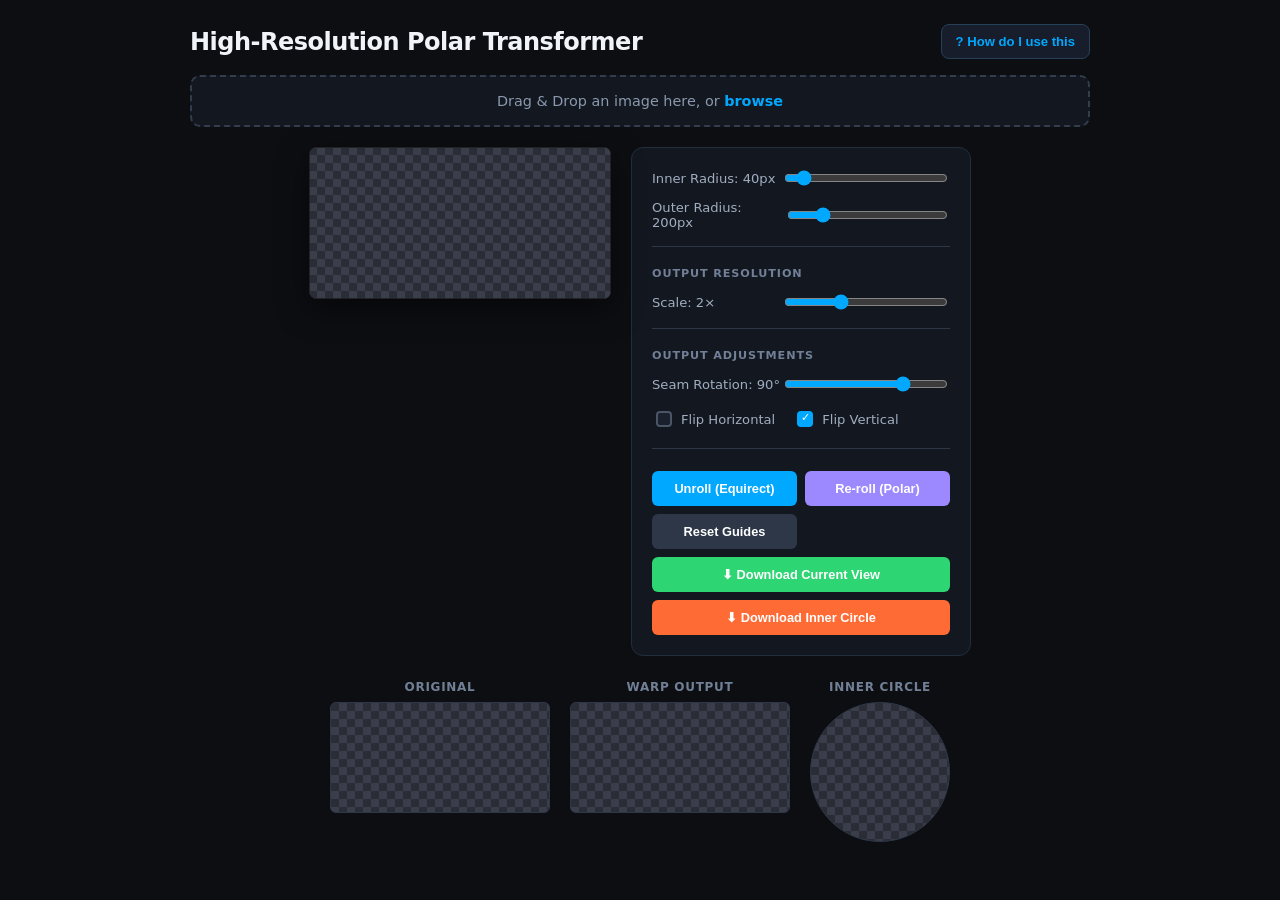
<file: tools/polar-transformer.html>
<!DOCTYPE html>
<html lang="en">
<head>
    <meta charset="UTF-8">
    <meta name="viewport" content="width=device-width, initial-scale=1.0">
    <title>High-Res Polar Transformer Pro</title>
    <style>
        * { box-sizing: border-box; }
        body { 
            font-family: 'Segoe UI', system-ui, -apple-system, sans-serif; 
            background: #0d0e12; 
            color: #f0f3f8; 
            display: flex; 
            flex-direction: column; 
            align-items: center; 
            padding: 24px 16px; 
            margin: 0; 
            min-height: 100vh;
        }
        h2 { margin: 0; font-weight: 600; letter-spacing: -0.5px; }

        .title-row {
            width: 100%; max-width: 900px;
            display: flex; align-items: center; justify-content: space-between;
            gap: 12px; margin-bottom: 16px; flex-wrap: wrap;
        }
        .tutorial-btn {
            background: #171d2a; color: #00a8ff; border: 1px solid #26405a;
            border-radius: 8px; padding: 9px 14px; font-size: 0.82rem; font-weight: 600;
            cursor: pointer; transition: background 0.2s, border-color 0.2s; white-space: nowrap;
        }
        .tutorial-btn:hover { background: #1b2433; border-color: #00a8ff; }

        /* ── Tutorial Modal ── */
        .modal-backdrop {
            display: none; position: fixed; inset: 0; background: rgba(5,6,9,0.75);
            z-index: 1000; align-items: flex-start; justify-content: center;
            padding: 24px 16px; overflow-y: auto;
        }
        .modal-backdrop.open { display: flex; }
        .modal-box {
            background: #131720; border: 1px solid #222e3e; border-radius: 14px;
            max-width: 640px; width: 100%; padding: 24px; margin: auto 0;
            box-shadow: 0 20px 60px rgba(0,0,0,0.6);
        }
        .modal-box h3 { margin: 0 0 4px 0; font-size: 1.25rem; letter-spacing: -0.3px; }
        .modal-box .modal-sub { color: #8a99ad; font-size: 0.85rem; margin: 0 0 18px 0; }
        .modal-box img.tut-img {
            width: 100%; border-radius: 8px; border: 1px solid #2d3748; display: block; margin-bottom: 18px;
        }
        .tut-steps { list-style: none; margin: 0; padding: 0; counter-reset: step; }
        .tut-steps li {
            counter-increment: step; position: relative; padding: 4px 0 16px 40px;
            font-size: 0.9rem; line-height: 1.5; color: #d5dce8;
        }
        .tut-steps li::before {
            content: counter(step); position: absolute; left: 0; top: 2px;
            width: 26px; height: 26px; border-radius: 50%; background: #00a8ff;
            color: #04121c; font-weight: 700; font-size: 0.8rem;
            display: flex; align-items: center; justify-content: center;
        }
        .tut-steps li strong { color: #fff; }
        .tut-steps li code {
            background: #1e2734; border: 1px solid #2d3748; border-radius: 4px;
            padding: 1px 6px; font-size: 0.85em; color: #7fd3ff;
        }
        .modal-close-row { display: flex; justify-content: flex-end; margin-top: 4px; }
        .modal-close-btn {
            background: #00a8ff; color: white; border: none; border-radius: 8px;
            padding: 10px 20px; font-weight: 600; font-size: 0.85rem; cursor: pointer;
        }
        .modal-close-btn:hover { opacity: 0.88; }

        /* ── Dropzone File Upload ── */
        .upload-container {
            width: 100%;
            max-width: 900px;
            margin-bottom: 20px;
        }
        .dropzone {
            border: 2px dashed #333d4d;
            border-radius: 10px;
            padding: 16px;
            text-align: center;
            background: #131720;
            cursor: pointer;
            transition: border-color 0.2s, background 0.2s;
        }
        .dropzone:hover, .dropzone.dragover {
            border-color: #00a8ff;
            background: #171d2a;
        }
        .dropzone p { margin: 0; font-size: 0.9rem; color: #8a99ad; }
        .dropzone span { color: #00a8ff; font-weight: 600; }

        /* ── Main editor canvas ── */
        .main-area { display: flex; gap: 20px; align-items: flex-start; flex-wrap: wrap; justify-content: center; max-width: 1200px; width: 100%; }
        .container { 
            position: relative; 
            cursor: crosshair; 
            background-color: #2a2d36;
            background-image: linear-gradient(45deg,#3a3e4a 25%,transparent 25%,transparent 75%,#3a3e4a 75%),
                              linear-gradient(45deg,#3a3e4a 25%,transparent 25%,transparent 75%,#3a3e4a 75%);
            background-size: 16px 16px; background-position: 0 0, 8px 8px;
            box-shadow: 0 10px 30px rgba(0,0,0,0.5); 
            border-radius: 8px;
            overflow: hidden;
            flex-shrink: 0; 
        }
        #canvas { display: block; max-width: 60vw; max-height: 55vh; border: 1px solid #222; }
        #overlay { position: absolute; top: 0; left: 0; pointer-events: none; width: 100%; height: 100%; }

        /* ── Controls ── */
        .controls { 
            background: #131720; 
            padding: 20px; 
            border-radius: 12px; 
            width: 340px; 
            display: grid; 
            gap: 12px; 
            border: 1px solid #222e3e; 
            flex-shrink: 0; 
        }
        .slider-row { display: flex; align-items: center; justify-content: space-between; font-size: 0.82rem; color: #a0aec0; }
        input[type="range"] { width: 55%; accent-color: #00a8ff; cursor: pointer; }
        .btn-grid { display: grid; grid-template-columns: 1fr 1fr; gap: 8px; margin-top: 6px; }
        button { padding: 10px 8px; border: none; border-radius: 6px; cursor: pointer; font-weight: 600; font-size: 0.8rem; transition: background 0.2s, opacity 0.2s; }
        .unroll  { background: #00a8ff; color: white; }
        .reroll  { background: #9c88ff; color: white; }
        .reset   { background: #2d3748; color: white; }
        .dl-main  { background: #2ed573; color: white; grid-column: span 2; }
        .dl-inner { background: #ff6b35; color: white; grid-column: span 2; }
        button:hover { opacity: 0.88; }
        
        .checkbox-row { display: flex; align-items: center; gap: 18px; font-size: 0.82rem; color: #a0aec0; padding: 2px 0; }
        .checkbox-row label { display: flex; align-items: center; gap: 6px; cursor: pointer; user-select: none; }
        .checkbox-row input[type="checkbox"] {
            appearance: none; width: 16px; height: 16px; border: 2px solid #4a5568; border-radius: 4px;
            background: #1a202c; cursor: pointer; position: relative; transition: 0.15s; flex-shrink: 0;
        }
        .checkbox-row input[type="checkbox"]:checked { background: #00a8ff; border-color: #00a8ff; }
        .checkbox-row input[type="checkbox"]:checked::after { content: '✓'; position: absolute; color: white; font-size: 11px; top: -2px; left: 2px; }
        .section-label { font-size: 0.7rem; color: #718096; text-transform: uppercase; letter-spacing: 0.08em; font-weight: 700; margin-top: 4px; }
        hr { border: none; border-top: 1px solid #2d3748; margin: 4px 0; }

        /* ── Preview strip ── */
        .preview-strip { display: flex; gap: 20px; margin-top: 24px; flex-wrap: wrap; justify-content: center; }
        .preview-box { display: flex; flex-direction: column; align-items: center; gap: 8px; }
        .preview-box span { font-size: 0.75rem; color: #718096; text-transform: uppercase; letter-spacing: 0.06em; font-weight: 600; }
        .preview-box canvas {
            border: 1px solid #2d3748; border-radius: 6px;
            background-color: #2a2d36;
            background-image: linear-gradient(45deg,#3a3e4a 25%,transparent 25%,transparent 75%,#3a3e4a 75%),
                              linear-gradient(45deg,#3a3e4a 25%,transparent 25%,transparent 75%,#3a3e4a 75%);
            background-size: 16px 16px; background-position: 0 0, 8px 8px;
            max-width: 220px; max-height: 160px; display: block;
        }
        #previewInner { border-radius: 50% !important; width: 140px; height: 140px; }
    </style>
</head>
<body>

<div class="title-row">
    <h2>High-Resolution Polar Transformer</h2>
    <button id="tutorialBtn" class="tutorial-btn" type="button">? How do I use this</button>
</div>

<div class="modal-backdrop" id="tutorialModal">
    <div class="modal-box">
        <h3>Turning a ring photo into an in-game 3D ring</h3>
        <p class="modal-sub">This tool's main job is unrolling a ring photo into a strip texture you can wrap around a planet in-editor. Here's the full workflow, start to finish.</p>
        <img class="tut-img" src="[data-uri]" alt="Example: a gas giant with 3D rings, showing the inner radius guide (red circle) and outer radius guides (green dashed lines) used in the next step">
        <ol class="tut-steps">
            <li><strong>Find a reference photo.</strong> Take or find a gas giant picture with rings shown at an angle (a real photo of Saturn works great, like the one above).</li>
            <li><strong>Upload it here</strong> and drag the guides: set <strong>Inner Radius</strong> to the visible edge of the planet itself, and <strong>Outer Radius</strong> to just past the outer edge of the rings — so the ring band between them covers the full rings, but not the part of them hidden behind the planet.</li>
            <li>Hit <strong>Unroll (Equirect)</strong>, wait for it to render, then download both the <strong>Current View</strong> (the unrolled ring strip) and the <strong>Inner Circle</strong> (the cropped planet disc).</li>
            <li>Back in the main editor, set the unrolled ring strip as the body's <strong>Atmosphere</strong> texture.</li>
            <li>Set the inner circle image as the <strong>Front Cloud</strong> texture, and adjust its settings so it <strong>doesn't fade</strong> — set <strong>Fade Zone Height</strong> to <code>0</code>.</li>
            <li>Adjust the <strong>Atmosphere Height</strong> so it lines up with the front cloud layer — nudge it until the ring sits flush against the planet's edge with no gap or overlap.</li>
        </ol>
        <div class="modal-close-row">
            <button class="modal-close-btn" id="tutorialCloseBtn" type="button">Got it</button>
        </div>
    </div>
</div>

<div class="upload-container">
    <div class="dropzone" id="dropzone">
        <p>Drag & Drop an image here, or <span>browse</span></p>
        <input type="file" id="upload" accept="image/*" style="display: none;">
    </div>
</div>

<div class="main-area">
    <div class="container" id="canvasWrapper">
        <canvas id="canvas"></canvas>
        <canvas id="overlay"></canvas>
    </div>

    <div class="controls">
        <div class="slider-row">
            <label>Inner Radius: <span id="inLab">40</span>px</label>
            <input type="range" id="innerRadius" min="0" max="500" value="40">
        </div>
        <div class="slider-row">
            <label>Outer Radius: <span id="outLab">200</span>px</label>
            <input type="range" id="outerRadius" min="10" max="1000" value="200">
        </div>

        <hr>
        <div class="section-label">Output Resolution</div>
        <div class="slider-row">
            <label>Scale: <span id="scaleLab">2</span>×</label>
            <input type="range" id="outputScale" min="1" max="4" step="0.5" value="2">
        </div>

        <hr>
        <div class="section-label">Output Adjustments</div>

        <div class="slider-row">
            <label>Seam Rotation: <span id="shiftLab">90</span>°</label>
            <input type="range" id="hShift" min="-180" max="180" value="90" step="1">
        </div>
        <div class="checkbox-row">
            <label><input type="checkbox" id="flipH"> Flip Horizontal</label>
            <label><input type="checkbox" id="flipV" checked> Flip Vertical</label>
        </div>

        <hr>
        <div class="btn-grid">
            <button class="unroll" onclick="runTransform('unroll')">Unroll (Equirect)</button>
            <button class="reroll" onclick="runTransform('reroll')">Re-roll (Polar)</button>
            <button class="reset"  onclick="resetImage()">Reset Guides</button>
            <button class="dl-main"  onclick="downloadResult()">⬇ Download Current View</button>
            <button class="dl-inner" onclick="downloadInnerCircle()">⬇ Download Inner Circle</button>
        </div>
    </div>
</div>

<div class="preview-strip">
    <div class="preview-box">
        <span>Original</span>
        <canvas id="previewOriginal"></canvas>
    </div>
    <div class="preview-box">
        <span>Warp Output</span>
        <canvas id="previewWarp"></canvas>
    </div>
    <div class="preview-box">
        <span>Inner Circle</span>
        <canvas id="previewInner"></canvas>
    </div>
</div>

<script>
    const canvas  = document.getElementById('canvas');
    const ctx     = canvas.getContext('2d');
    const overlay = document.getElementById('overlay');
    const octx    = overlay.getContext('2d');
    const wrapper = document.getElementById('canvasWrapper');

    const previewOrig  = document.getElementById('previewOriginal');
    const previewWarp  = document.getElementById('previewWarp');
    const previewInner = document.getElementById('previewInner');

    const fileInput = document.getElementById('upload');
    const dropzone  = document.getElementById('dropzone');

    let img = new Image();
    let currentObjectUrl = null;
    let centerX, centerY, isDragging = false;
    let currentMode = null; 
    
    const warpCanvas = document.createElement('canvas');
    const warpCtx    = warpCanvas.getContext('2d');
    let hasWarpResult = false;

    // ── Upload Logic ────────────────────────────────────────────────────────
    dropzone.addEventListener('click', () => fileInput.click());

    fileInput.addEventListener('click', (e) => {
        e.target.value = null;
    });

    fileInput.addEventListener('change', (e) => {
        if (e.target.files && e.target.files[0]) {
            handleFile(e.target.files[0]);
        }
    });

    ['dragenter', 'dragover'].forEach(eventName => {
        dropzone.addEventListener(eventName, (e) => {
            e.preventDefault();
            e.stopPropagation();
            dropzone.classList.add('dragover');
        }, false);
    });

    ['dragleave', 'drop'].forEach(eventName => {
        dropzone.addEventListener(eventName, (e) => {
            e.preventDefault();
            e.stopPropagation();
            dropzone.classList.remove('dragover');
        }, false);
    });

    dropzone.addEventListener('drop', (e) => {
        const dt = e.dataTransfer;
        const files = dt.files;
        if (files && files[0]) {
            handleFile(files[0]);
        }
    });

    function handleFile(file) {
        if (!file.type.startsWith('image/')) {
            alert('Please select a valid image file.');
            return;
        }

        if (currentObjectUrl) {
            URL.revokeObjectURL(currentObjectUrl);
        }

        currentObjectUrl = URL.createObjectURL(file);
        img = new Image();
        img.onload = () => {
            canvas.width  = overlay.width  = img.width;
            canvas.height = overlay.height = img.height;
            warpCanvas.width  = img.width;
            warpCanvas.height = img.height;
            centerX = img.width  / 2;
            centerY = img.height / 2;
            
            const maxSide = Math.max(img.width, img.height);
            document.getElementById('innerRadius').max = Math.round(maxSide / 2);
            document.getElementById('outerRadius').max = Math.round(maxSide);
            
            hasWarpResult = false;
            currentMode = null;
            resetImage();
            updateOriginalPreview();
            updateInnerPreview();
        };
        img.src = currentObjectUrl;
    }

    // ── Reset / guides ──────────────────────────────────────────────────────
    function resetImage() {
        if (!img.src) return;
        ctx.clearRect(0, 0, canvas.width, canvas.height);
        ctx.drawImage(img, 0, 0);
        drawGuides();
    }

    function drawGuides() {
        if (!img.src) return;
        octx.clearRect(0, 0, overlay.width, overlay.height);
        const rIn  = +document.getElementById('innerRadius').value;
        const rOut = +document.getElementById('outerRadius').value;
        document.getElementById('inLab').innerText    = rIn;
        document.getElementById('outLab').innerText   = rOut;
        document.getElementById('shiftLab').innerText = document.getElementById('hShift').value;

        octx.lineWidth = 2;
        octx.strokeStyle = '#ff4757';
        octx.beginPath(); octx.arc(centerX, centerY, rIn, 0, Math.PI*2); octx.stroke();
        octx.strokeStyle = '#2ed573'; octx.setLineDash([5,5]);
        octx.beginPath(); octx.arc(centerX, centerY, rOut, 0, Math.PI*2); octx.stroke();
        octx.setLineDash([]);
        octx.fillStyle = 'white'; octx.beginPath(); octx.arc(centerX, centerY, 3, 0, Math.PI*2); octx.fill();
    }

    // ── Center Pointer Dragging ─────────────────────────────────────────────
    wrapper.addEventListener('mousedown', (e) => { isDragging = true; updateCenter(e); });
    window.addEventListener('mouseup', () => { isDragging = false; });
    wrapper.addEventListener('mousemove', (e) => { if (isDragging) updateCenter(e); });
    
    wrapper.addEventListener('touchstart', (e) => { isDragging = true; updateCenter(e.touches[0]); e.preventDefault(); }, {passive: false});
    window.addEventListener('touchend', () => { isDragging = false; });
    wrapper.addEventListener('touchmove', (e) => { if (isDragging) { updateCenter(e.touches[0]); e.preventDefault(); } }, {passive: false});

    function updateCenter(e) {
        const rect = canvas.getBoundingClientRect();
        centerX = (e.clientX - rect.left) * (canvas.width  / rect.width);
        centerY = (e.clientY - rect.top)  * (canvas.height / rect.height);
        drawGuides();
        updateInnerPreview();
        if (currentMode) runTransform(currentMode);
    }

    // ── Bilinear sampler ────────────────────────────────────────────────────
    // Returns PREMULTIPLIED rgba so transparent pixels (usually rgb 0,0,0)
    // don't bleed black into neighbouring opaque pixels.
    function getBilinearPixel(data, w, h, x, y) {
        const x0 = Math.floor(x), x1 = Math.min(x0+1, w-1);
        const y0 = Math.floor(y), y1 = Math.min(y0+1, h-1);
        const dx = x-x0, dy = y-y0;
        const idx = [(y0*w+x0)*4, (y0*w+x1)*4, (y1*w+x0)*4, (y1*w+x1)*4];
        const wt  = [(1-dx)*(1-dy), dx*(1-dy), (1-dx)*dy, dx*dy];
        let r=0, g=0, b=0, a=0;
        for (let k=0;k<4;k++){
            const i = idx[k], al = data[i+3];
            const wa = wt[k]*al/255;
            r += data[i]*wa; g += data[i+1]*wa; b += data[i+2]*wa; a += wt[k]*al;
        }
        return [r,g,b,a];
    }

    // ── Transform ───────────────────────────────────────────────────────────
    function runTransform(mode) {
        if (!img.src) return;
        currentMode = mode;
        
        const srcW = img.width, srcH = img.height;
        const scale  = parseFloat(document.getElementById('outputScale').value);
        const outW   = Math.round(srcW * scale);
        const outH   = Math.round(srcH * scale);
        const rIn    = parseFloat(document.getElementById('innerRadius').value) * scale;
        const rOut   = parseFloat(document.getElementById('outerRadius').value) * scale;
        // Seam rotation is stored in degrees (image-size independent) and
        // converted to a fraction of the full 360° wrap here, at the point
        // of use, so it applies the same regardless of the source image's
        // resolution — unlike a fixed pixel offset, which meant different
        // amounts of rotation on differently-sized images.
        const shiftFrac = parseFloat(document.getElementById('hShift').value) / 360;
        const doFlipH = document.getElementById('flipH').checked;
        const doFlipV = document.getElementById('flipV').checked;

        const srcC = document.createElement('canvas');
        srcC.width = srcW; srcC.height = srcH;
        srcC.getContext('2d').drawImage(img, 0, 0);
        const srcData = srcC.getContext('2d').getImageData(0, 0, srcW, srcH).data;

        const cx = centerX * scale;
        const cy = centerY * scale;
        const output = new ImageData(outW, outH);

        for (let y = 0; y < outH; y++) {
            for (let x = 0; x < outW; x++) {
                const sx = doFlipH ? (outW-1-x) : x;
                const sy = doFlipV ? (outH-1-y) : y;
                
                let rTot = 0, gTot = 0, bTot = 0, aTot = 0; // premultiplied sums

                // 2x2 Supersampling to mimic GIMP's smooth rendering
                for(let dy = 0.25; dy < 1; dy += 0.5) {
                    for(let dx = 0.25; dx < 1; dx += 0.5) {
                        const pxX = sx + dx;
                        const pxY = sy + dy;
                        
                        let srcX, srcY;
                        
                        if (mode === 'unroll') {
                            // Offset by -PI/2 to start from the top
                            const theta = ((pxX / outW) + shiftFrac) * Math.PI * 2 - Math.PI / 2;
                            
                            // Vertically inverted mapping: sy=0 matches the inner radius
                            const r = rIn + (pxY / outH) * (rOut - rIn);
                            
                            srcX = (cx + r * Math.cos(theta)) / scale;
                            srcY = (cy + r * Math.sin(theta)) / scale;
                        } else {
                            const dX = pxX - cx, dY = pxY - cy;
                            const r = Math.sqrt(dX*dX + dY*dY);
                            // Compensate the Unroll offset with +PI/2
                            const theta = Math.atan2(dY, dX) + Math.PI / 2;
                            
                            const rawX = (theta / (Math.PI * 2) + shiftFrac) * outW;
                            srcX = (((rawX % outW) + outW) % outW) / scale;
                            
                            // Inverse mapping for proper re-rolling
                            srcY = ((r - rIn) / (rOut - rIn)) * srcH;
                        }

                        if (srcX >= 0 && srcX < srcW && srcY >= 0 && srcY < srcH) {
                            const px = getBilinearPixel(srcData, srcW, srcH, srcX, srcY);
                            rTot += px[0]; gTot += px[1]; bTot += px[2]; aTot += px[3];
                        }
                    }
                }

                const oIdx = (y * outW + x) * 4;
                const aAvg = aTot / 4; // 4 samples; out-of-bounds ones count as transparent
                if (aAvg > 0) {
                    // un-premultiply back to straight alpha for output
                    const inv = 255 / aAvg / 4;
                    output.data[oIdx]   = rTot * inv;
                    output.data[oIdx+1] = gTot * inv;
                    output.data[oIdx+2] = bTot * inv;
                    output.data[oIdx+3] = aAvg;
                } else {
                    // Return clear transparency if entirely out-of-bounds
                    output.data[oIdx] = output.data[oIdx+1] = output.data[oIdx+2] = output.data[oIdx+3] = 0;
                }
            }
        }

        warpCanvas.width  = outW;
        warpCanvas.height = outH;
        warpCtx.putImageData(output, 0, 0);
        hasWarpResult = true;

        canvas.width  = overlay.width  = srcW;
        canvas.height = overlay.height = srcH;
        ctx.clearRect(0, 0, srcW, srcH);
        ctx.drawImage(warpCanvas, 0, 0, srcW, srcH);
        octx.clearRect(0, 0, srcW, srcH);

        updateWarpPreview();
        updateInnerPreview();
    }

    // ── Preview helpers ─────────────────────────────────────────────────────
    const PREV_W = 220, PREV_H = 150;

    function updateOriginalPreview() {
        if (!img.src) return;
        const scale = Math.min(PREV_W / img.width, PREV_H / img.height);
        previewOrig.width  = Math.round(img.width  * scale);
        previewOrig.height = Math.round(img.height * scale);
        previewOrig.getContext('2d').drawImage(img, 0, 0, previewOrig.width, previewOrig.height);
    }

    function updateWarpPreview() {
        if (!hasWarpResult) return;
        const scale = Math.min(PREV_W / warpCanvas.width, PREV_H / warpCanvas.height);
        previewWarp.width  = Math.round(warpCanvas.width  * scale);
        previewWarp.height = Math.round(warpCanvas.height * scale);
        previewWarp.getContext('2d').drawImage(warpCanvas, 0, 0, previewWarp.width, previewWarp.height);
    }

    function updateInnerPreview() {
        if (!img.src) return;
        const rIn = parseFloat(document.getElementById('innerRadius').value);
        if (rIn <= 0) { previewInner.getContext('2d').clearRect(0,0,140,140); return; }

        const diameter = Math.ceil(rIn * 2);
        previewInner.width  = 140;
        previewInner.height = 140;
        const pc = previewInner.getContext('2d');
        pc.clearRect(0, 0, 140, 140);
        pc.beginPath(); pc.arc(70, 70, 70, 0, Math.PI*2); pc.clip();
        pc.drawImage(
            img,
            centerX - rIn, centerY - rIn, diameter, diameter,
            0, 0, 140, 140
        );
    }

    // ── Downloads ───────────────────────────────────────────────────────────
    function downloadResult() {
        if (!hasWarpResult) { alert('Run a transform first.'); return; }
        const scale = parseFloat(document.getElementById('outputScale').value);
        const link = document.createElement('a');
        link.download = `transformed_${scale}x.png`;
        link.href = warpCanvas.toDataURL('image/png');
        link.click();
    }

    function downloadInnerCircle() {
        if (!img.src) return;
        const scale = parseFloat(document.getElementById('outputScale').value);
        const rIn = parseFloat(document.getElementById('innerRadius').value) * scale;
        if (rIn <= 0) { alert('Inner radius is 0 — nothing to export.'); return; }

        const diameter = Math.ceil(rIn * 2);
        const offC = document.createElement('canvas');
        offC.width  = diameter;
        offC.height = diameter;
        const offCtx = offC.getContext('2d');
        offCtx.beginPath(); offCtx.arc(rIn, rIn, rIn, 0, Math.PI*2); offCtx.clip();
        offCtx.drawImage(
            img,
            centerX - rIn/scale, centerY - rIn/scale, rIn/scale*2, rIn/scale*2,
            0, 0, diameter, diameter
        );

        const link = document.createElement('a');
        link.download = `inner_circle_${scale}x.png`;
        link.href = offC.toDataURL('image/png');
        link.click();
    }

    // ── Slider and Input Event Listeners ────────────────────────────────────
    document.getElementById('outputScale').oninput = function() {
        document.getElementById('scaleLab').innerText = this.value;
    };
    
    document.querySelectorAll('input[type="range"]:not(#outputScale)').forEach(i => {
        i.addEventListener('input', () => {
            drawGuides();
            if (currentMode) runTransform(currentMode);
        });
    });

    ['flipH', 'flipV'].forEach(id => {
        document.getElementById(id).addEventListener('change', () => {
            if (currentMode) runTransform(currentMode);
        });
    });

    document.getElementById('innerRadius').addEventListener('input', () => {
        updateInnerPreview();
    });

    // ── Tutorial modal ──────────────────────────────────────────────────────
    const tutorialModal = document.getElementById('tutorialModal');
    document.getElementById('tutorialBtn').addEventListener('click', () => {
        tutorialModal.classList.add('open');
    });
    document.getElementById('tutorialCloseBtn').addEventListener('click', () => {
        tutorialModal.classList.remove('open');
    });
    tutorialModal.addEventListener('click', (e) => {
        if (e.target === tutorialModal) tutorialModal.classList.remove('open');
    });
</script>
</body>
</html>
</file>
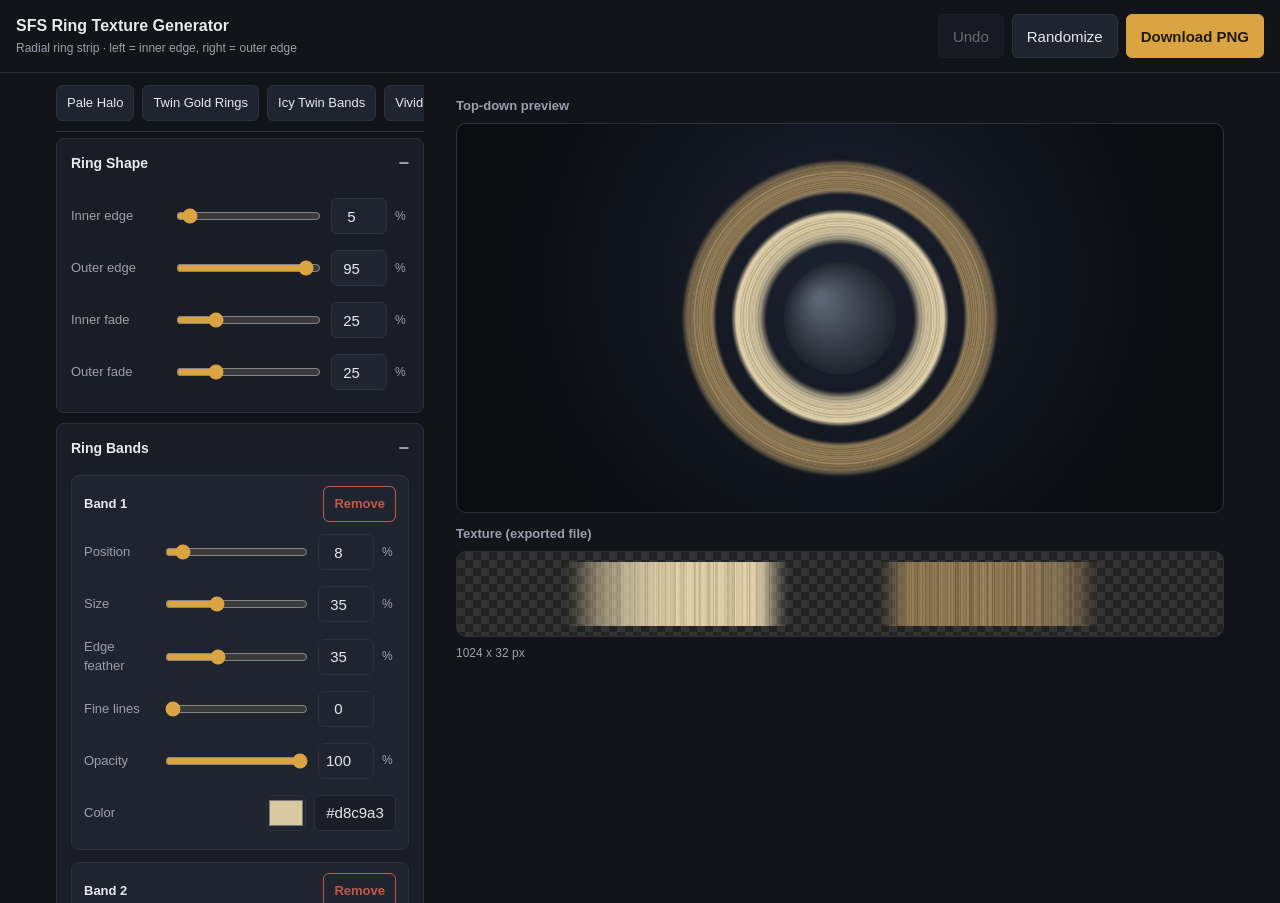
<file: tools/ring-texture-generator.html>
<!DOCTYPE html>
<html lang="en">
<head>
<meta charset="UTF-8">
<meta name="viewport" content="width=device-width, initial-scale=1, maximum-scale=1">
<title>SFS Ring Texture Generator</title>
<style>
  :root{
    --bg:#12141a;
    --panel:#1a1d25;
    --panel-2:#20242e;
    --line:#2c303b;
    --text:#e7e9ee;
    --text-dim:#9aa0ad;
    --accent:#d9a441;
    --accent-dim:#8a6a2c;
    --danger:#c0594a;
  }
  *{box-sizing:border-box;}
  html,body{margin:0;padding:0;}
  body{
    background:var(--bg);
    color:var(--text);
    font-family:-apple-system,BlinkMacSystemFont,"Segoe UI",Roboto,Helvetica,Arial,sans-serif;
    font-size:15px;
    line-height:1.4;
    -webkit-tap-highlight-color:transparent;
  }
  .checker{
    background-image:
      linear-gradient(45deg,#333 25%,transparent 25%),
      linear-gradient(-45deg,#333 25%,transparent 25%),
      linear-gradient(45deg,transparent 75%,#333 75%),
      linear-gradient(-45deg,transparent 75%,#333 75%);
    background-size:16px 16px;
    background-position:0 0,0 8px,8px -8px,-8px 0px;
    background-color:#222;
  }

  header{
    padding:14px 16px;
    border-bottom:1px solid var(--line);
    display:flex;
    align-items:center;
    justify-content:space-between;
    gap:10px;
    flex-wrap:wrap;
  }
  header h1{
    font-size:16px;
    font-weight:600;
    margin:0;
    color:var(--text);
  }
  header .sub{
    font-size:12px;
    color:var(--text-dim);
    margin-top:2px;
  }
  .actions{display:flex;gap:8px;flex-wrap:wrap;}

  button{
    font:inherit;
    color:var(--text);
    background:var(--panel-2);
    border:1px solid var(--line);
    border-radius:6px;
    padding:10px 14px;
    min-height:44px;
    cursor:pointer;
  }
  button:active{background:var(--line);}
  button.primary{
    background:var(--accent);
    border-color:var(--accent);
    color:#221a0c;
    font-weight:600;
  }
  button.primary:active{background:var(--accent-dim);}
  button.small{
    padding:6px 10px;
    min-height:36px;
    font-size:13px;
  }
  button.danger{color:var(--danger);border-color:var(--danger);background:transparent;}
  button:disabled{opacity:0.4;cursor:not-allowed;}

  .layout{
    display:flex;
    flex-direction:column;
    max-width:1200px;
    margin:0 auto;
  }
  @media (min-width:900px){
    .layout{
      flex-direction:row;
      align-items:flex-start;
    }
    .controls{
      width:400px;
      flex-shrink:0;
      max-height:calc(100vh - 70px);
      overflow-y:auto;
      position:sticky;
      top:0;
    }
    .views{flex:1;}
    .view-block.preview-block{
      position:sticky;
      top:0;
      z-index:2;
      background:var(--bg);
      padding-top:12px;
      margin-bottom:12px;
    }
  }

  .controls{padding:12px 16px 40px;}
  .views{padding:12px 16px 40px;}

  /* Mobile: keep the live preview visible while editing sliders below it.
     .layout is a column flex below the 900px breakpoint, so DOM order was
     controls-then-views — the preview scrolled off-screen the moment you
     touched a slider. `order` moves the whole .views block (preview +
     exported-texture strip) above .controls without changing the HTML, and
     only .preview-block itself is pinned sticky-to-top so the texture-strip
     block underneath still scrolls normally instead of also being pinned. */
  @media (max-width:899px){
    .layout{display:flex;flex-direction:column;}
    .views{order:-1;}
    .view-block.preview-block{
      position:sticky;
      top:0;
      z-index:2;
      background:var(--bg);
      padding-top:10px;
      padding-bottom:8px;
      margin-bottom:4px;
    }
    #previewCanvas{max-width:220px;}
  }

  .preset-row{
    display:flex;
    gap:8px;
    overflow-x:auto;
    padding-bottom:10px;
    margin-bottom:6px;
    border-bottom:1px solid var(--line);
  }
  .preset-row button{white-space:nowrap;}

  details{
    background:var(--panel);
    border:1px solid var(--line);
    border-radius:8px;
    margin-bottom:10px;
    overflow:hidden;
  }
  details summary{
    padding:12px 14px;
    font-weight:600;
    font-size:14px;
    cursor:pointer;
    list-style:none;
    display:flex;
    align-items:center;
    justify-content:space-between;
  }
  details summary::-webkit-details-marker{display:none;}
  details summary::after{
    content:'+';
    color:var(--text-dim);
    font-size:18px;
  }
  details[open] summary::after{content:'\2212';}
  .group-body{padding:2px 14px 14px;}

  .row{
    display:flex;
    align-items:center;
    gap:8px;
    padding:8px 0;
  }
  .row label{
    flex:1.3;
    font-size:13px;
    color:var(--text-dim);
  }
  .row input[type=range]{
    flex:2;
    width:100%;
    height:32px;
    accent-color:var(--accent);
    min-width:0;
  }
  .row .unit{
    width:14px;
    font-size:12px;
    color:var(--text-dim);
    flex-shrink:0;
  }
  input.numbox{
    width:56px;
    flex-shrink:0;
    font:inherit;
    font-variant-numeric:tabular-nums;
    background:var(--panel-2);
    color:var(--text);
    border:1px solid var(--line);
    border-radius:6px;
    padding:6px 4px;
    text-align:center;
    min-height:36px;
  }
  select{
    font:inherit;
    background:var(--panel-2);
    color:var(--text);
    border:1px solid var(--line);
    border-radius:6px;
    padding:8px 10px;
    min-height:40px;
  }
  .select-row{
    display:flex;
    align-items:center;
    gap:10px;
    padding:8px 0;
  }
  .select-row label{flex:1;font-size:13px;color:var(--text-dim);}

  .seed-row{
    display:flex;
    align-items:center;
    gap:10px;
    padding:8px 0;
  }
  .seed-row .val{flex:1;font-size:13px;color:var(--text-dim);}

  .band-card{
    border:1px solid var(--line);
    border-radius:8px;
    padding:10px 12px;
    margin-bottom:12px;
    background:var(--panel-2);
  }
  .band-head{
    display:flex;
    align-items:center;
    justify-content:space-between;
    margin-bottom:4px;
    font-size:13px;
    font-weight:600;
  }
  .band-card .row label{flex:1;}
  input.hexbox{
    width:82px;
    font:inherit;
    background:var(--panel);
    color:var(--text);
    border:1px solid var(--line);
    border-radius:6px;
    padding:6px 8px;
    min-height:36px;
    text-align:center;
    text-transform:lowercase;
  }
  input[type=color]{
    width:40px;
    height:36px;
    border:1px solid var(--line);
    border-radius:6px;
    padding:0;
    background:none;
    flex-shrink:0;
  }
  #addBandBtn{width:100%;margin-top:2px;}

  .view-block{margin-bottom:22px;}
  .view-block h2{
    font-size:13px;
    text-transform:none;
    color:var(--text-dim);
    font-weight:600;
    margin:0 0 8px;
  }
  #previewWrap{
    display:flex;
    justify-content:center;
    background:radial-gradient(circle at 50% 40%,#1b2230,#0a0c10 75%);
    border:1px solid var(--line);
    border-radius:10px;
    padding:14px;
  }
  #previewCanvas{
    width:100%;
    max-width:360px;
    aspect-ratio:1/1;
    display:block;
  }
  #textureScroll{
    overflow-x:auto;
    border:1px solid var(--line);
    border-radius:10px;
    padding:10px;
  }
  #textureCanvas{
    display:block;
    height:64px;
    width:100%;
    border-radius:2px;
  }
  .texture-meta{
    font-size:12px;
    color:var(--text-dim);
    margin-top:8px;
  }
  .hint{
    font-size:12px;
    color:var(--text-dim);
    margin:6px 0 0;
  }
</style>
</head>
<body>

<header>
  <div>
    <h1>SFS Ring Texture Generator</h1>
    <div class="sub">Radial ring strip · left = inner edge, right = outer edge</div>
  </div>
  <div class="actions">
    <button id="undoBtn" disabled>Undo</button>
    <button id="randomizeBtn">Randomize</button>
    <button id="downloadBtn" class="primary">Download PNG</button>
  </div>
</header>

<div class="layout">

  <div class="controls">
    <div class="preset-row" id="presetRow"></div>
    <div id="shapeGroupHost"></div>

    <details open>
      <summary>Ring Bands</summary>
      <div class="group-body">
        <div id="bandsHost"></div>
        <button id="addBandBtn" class="small">Add band</button>
        <p class="hint">Up to 4 hand-placed bands. Position and Size are percentages of the space between the inner and outer edge above. Bands later in the list are drawn on top when they overlap.</p>
      </div>
    </details>

    <div id="colorGroupHost"></div>

    <details open>
      <summary>Output</summary>
      <div class="group-body">
        <div class="select-row">
          <label for="resolutionSel">Resolution (width)</label>
          <select id="resolutionSel"></select>
        </div>
        <div class="select-row">
          <label for="thicknessSel">Texture height</label>
          <select id="thicknessSel"></select>
        </div>
        <div class="seed-row">
          <span class="val">Grain seed: <span id="seedVal">0</span></span>
          <button class="small" id="seedRandBtn">New seed</button>
        </div>
        <p class="hint">Height is repeated identically on every row — SFS stretches this strip around the planet, so only the width (radius) carries detail. The preview below always fits the panel, so raising resolution just sharpens the exported file — it won't change how big the pattern looks here. Use height 1 for the final export.</p>
      </div>
    </details>
  </div>

  <div class="views">
    <div class="view-block preview-block">
      <h2>Top-down preview</h2>
      <div id="previewWrap">
        <canvas id="previewCanvas" width="640" height="640"></canvas>
      </div>
    </div>
    <div class="view-block">
      <h2>Texture (exported file)</h2>
      <div id="textureScroll" class="checker">
        <canvas id="textureCanvas"></canvas>
      </div>
      <div class="texture-meta" id="textureMeta"></div>
    </div>
  </div>

</div>

<script>
(function(){
  "use strict";

  /* ---------- small math helpers ---------- */
  function clamp01(v){ return v<0?0:(v>1?1:v); }
  function clamp(v,a,b){ return v<a?a:(v>b?b:v); }
  function smoothstep(edge0,edge1,x){
    if(edge1<=edge0) return x<edge0?0:1;
    var t = clamp01((x-edge0)/(edge1-edge0));
    return t*t*(3-2*t);
  }

  function mulberry32(seed){
    var a = seed >>> 0;
    return function(){
      a |= 0; a = (a + 0x6D2B79F5) | 0;
      var t = Math.imul(a ^ (a >>> 15), 1 | a);
      t = (t + Math.imul(t ^ (t >>> 7), 61 | t)) ^ t;
      return ((t ^ (t >>> 14)) >>> 0) / 4294967296;
    };
  }
  function hash1D(x,seed){
    var h = (x*374761393 + seed*668265263) | 0;
    h = (h ^ (h >>> 13)) * 1274126177;
    h = h ^ (h >>> 16);
    return ((h >>> 0) % 100000) / 100000;
  }

  function hexToRgb(hex){
    var h = hex.replace('#','');
    if(h.length===3) h = h.split('').map(function(c){return c+c;}).join('');
    var num = parseInt(h,16);
    return [((num>>16)&255)/255, ((num>>8)&255)/255, (num&255)/255];
  }
  function rgbToHex(r,g,b){
    function c(v){ var s=Math.round(clamp01(v)*255).toString(16); return s.length===1?'0'+s:s; }
    return '#'+c(r)+c(g)+c(b);
  }
  function rgbToHsl(r,g,b){
    var max=Math.max(r,g,b), min=Math.min(r,g,b);
    var h,s,l=(max+min)/2;
    if(max===min){ h=0; s=0; }
    else{
      var d=max-min;
      s = l>0.5 ? d/(2-max-min) : d/(max+min);
      switch(max){
        case r: h=(g-b)/d+(g<b?6:0); break;
        case g: h=(b-r)/d+2; break;
        default: h=(r-g)/d+4;
      }
      h*=60;
    }
    return [h,s,l];
  }
  function hslToRgb(h,s,l){
    h = ((h%360)+360)%360;
    if(s===0){ return [l,l,l]; }
    var q = l<0.5 ? l*(1+s) : l+s-l*s;
    var p = 2*l-q;
    function hue2rgb(p,q,t){
      if(t<0) t+=1;
      if(t>1) t-=1;
      if(t<1/6) return p+(q-p)*6*t;
      if(t<1/2) return q;
      if(t<2/3) return p+(q-p)*(2/3-t)*6;
      return p;
    }
    var hk = h/360;
    return [
      hue2rgb(p,q,hk+1/3),
      hue2rgb(p,q,hk),
      hue2rgb(p,q,hk-1/3)
    ];
  }

  /* ---------- state ---------- */
  var CONTROL_GROUPS = [
    { id:'shape', title:'Ring Shape', controls:[
      { key:'spreadStart', label:'Inner edge', min:0, max:95, step:1, def:5, unit:'%' },
      { key:'spreadEnd',   label:'Outer edge', min:5, max:100, step:1, def:95, unit:'%' },
      { key:'innerFade',   label:'Inner fade', min:0, max:100, step:1, def:25, unit:'%' },
      { key:'outerFade',   label:'Outer fade', min:0, max:100, step:1, def:25, unit:'%' }
    ]},
    { id:'color', title:'Color Grading', controls:[
      { key:'hue',        label:'Hue shift',      min:-180, max:180, step:1, def:0,   unit:'°' },
      { key:'saturation', label:'Saturation',     min:0, max:200, step:1, def:100, unit:'%' },
      { key:'contrast',   label:'Contrast',       min:0, max:200, step:1, def:100, unit:'%' },
      { key:'brightness', label:'Brightness',     min:0, max:200, step:1, def:100, unit:'%' },
      { key:'grain',      label:'Grain',          min:0, max:100, step:1, def:18,  unit:'%' },
      { key:'opacity',    label:'Master opacity', min:0, max:100, step:1, def:100, unit:'%' }
    ]}
  ];

  var RES_OPTIONS = [128,256,512,1024,2048,4096,8192];
  var THICK_OPTIONS = [1,2,4,8,16,32,64,128];
  var MAX_BANDS = 4, MIN_BANDS = 1;

  var PRESETS = [
    { name:'Pale Halo',
      bands:[ {start:8,width:80,feather:55,color:'#dfe6ec'} ],
      shape:{ spreadStart:6, spreadEnd:94, innerFade:35, outerFade:45 },
      color:{ hue:0, saturation:70, contrast:100, brightness:105, grain:12, opacity:100 } },
    { name:'Twin Gold Rings',
      bands:[ {start:6,width:28,feather:30,color:'#e8c988'}, {start:48,width:34,feather:35,color:'#9c7a3f'} ],
      shape:{ spreadStart:5, spreadEnd:92, innerFade:20, outerFade:35 },
      color:{ hue:0, saturation:110, contrast:110, brightness:100, grain:22, opacity:100 } },
    { name:'Icy Twin Bands',
      bands:[ {start:5,width:22,feather:60,color:'#eef3f7'}, {start:40,width:45,feather:55,color:'#b9cbd6'} ],
      shape:{ spreadStart:5, spreadEnd:95, innerFade:25, outerFade:40 },
      color:{ hue:0, saturation:60, contrast:95, brightness:105, grain:8, opacity:100 } },
    { name:'Vivid Single Band',
      bands:[ {start:15,width:65,feather:40,color:'#7dd3fc'} ],
      shape:{ spreadStart:10, spreadEnd:90, innerFade:20, outerFade:20 },
      color:{ hue:0, saturation:140, contrast:120, brightness:105, grain:10, opacity:100 } },
    { name:'Dusty Debris',
      bands:[ {start:5,width:40,feather:15,color:'#8a7a63'}, {start:55,width:35,feather:20,color:'#3c352c'} ],
      shape:{ spreadStart:4, spreadEnd:96, innerFade:15, outerFade:15 },
      color:{ hue:0, saturation:90, contrast:105, brightness:95, grain:55, opacity:100 } }
  ];

  var state = {
    resolution:1024, thickness:32, seed:(Date.now()%1000000)|0,
    bands:[
      { start:8, width:35, feather:35, color:'#d8c9a3', lineDensity:0, opacity:100 },
      { start:55, width:35, feather:35, color:'#8f7a55', lineDensity:0, opacity:100 }
    ]
  };
  CONTROL_GROUPS.forEach(function(g){
    g.controls.forEach(function(c){ state[c.key] = c.def; });
  });

  /* ---------- undo history ---------- */
  // One snapshot per meaningful edit, not per slider-drag tick: for a range
  // input we snapshot once at the START of a drag gesture (pointerdown),
  // not on every 'input' event while dragging, so an entire drag collapses
  // into a single undo step. Discrete actions (add/remove band, randomize,
  // preset, resolution/thickness, new seed) snapshot immediately before
  // they mutate state. All snapshots are deep clones — state.bands holds
  // objects, so a shallow copy would let later edits mutate an already-
  // pushed history entry.
  var UNDO_LIMIT = 50;
  var undoStack = [];
  var undoBtn = null; // assigned once the button exists in the DOM (below)
  var _pendingSnapshot = false; // guards one snapshot per drag gesture

  function cloneState(s){
    return {
      resolution:s.resolution, thickness:s.thickness, seed:s.seed,
      bands:s.bands.map(function(b){ return {
        start:b.start, width:b.width, feather:b.feather, color:b.color,
        lineDensity:b.lineDensity, opacity:b.opacity
      };}),
      spreadStart:s.spreadStart, spreadEnd:s.spreadEnd,
      innerFade:s.innerFade, outerFade:s.outerFade,
      hue:s.hue, saturation:s.saturation, contrast:s.contrast,
      brightness:s.brightness, grain:s.grain, opacity:s.opacity
    };
  }

  function pushUndoSnapshot(){
    undoStack.push(cloneState(state));
    if(undoStack.length > UNDO_LIMIT) undoStack.shift();
    if(undoBtn) undoBtn.disabled = false;
  }

  // Call at the start of a drag/gesture — only actually snapshots once per
  // gesture even if called again before beginGesture's matching end fires.
  function beginGesture(){
    if(_pendingSnapshot) return;
    _pendingSnapshot = true;
    pushUndoSnapshot();
  }
  function endGesture(){ _pendingSnapshot = false; }

  function undo(){
    if(undoStack.length===0) return;
    var prev = undoStack.pop();
    Object.keys(prev).forEach(function(k){ state[k] = prev[k]; });
    syncGroupsUI();
    buildBandsUI();
    regenerate();
    if(undoBtn) undoBtn.disabled = undoStack.length===0;
  }

  /* ---------- ring generation ---------- */
  function buildRingFloatData(s){
    var W = s.resolution;
    var spreadStart = s.spreadStart/100;
    var spreadEnd = s.spreadEnd/100;
    if(spreadEnd <= spreadStart) spreadEnd = spreadStart + 0.001;
    var rangeWidth = spreadEnd - spreadStart;
    var innerFadeFrac = s.innerFade/100;
    var outerFadeFrac = s.outerFade/100;
    var grainFrac = s.grain/100;

    var bandsRgb = s.bands.map(function(b){ return hexToRgb(b.color); });

    var data = new Float32Array(W*4);

    for(var x=0;x<W;x++){
      var t = W>1 ? x/(W-1) : 0;
      var r=0,g=0,b=0,a=0;
      if(t>=spreadStart && t<=spreadEnd){
        var uPct = ((t-spreadStart)/rangeWidth)*100;

        for(var bi=0; bi<s.bands.length; bi++){
          var band = s.bands[bi];
          var segStart = band.start, segEnd = band.start+band.width;
          if(segEnd<=segStart) continue;
          var segW = segEnd-segStart;
          var featherAmt = Math.max(1e-4, segW*(band.feather/100)*0.5);
          var distIn = uPct-segStart, distOut = segEnd-uPct;
          var bandAlpha = Math.min(smoothstep(0,featherAmt,distIn), smoothstep(0,featherAmt,distOut));
          if(bandAlpha<=0) continue;

          // Fine ringlets: a stack of thin concentric lines within the band,
          // like the fine structure visible in Saturn's rings from a distance.
          // lineDensity is the approximate number of ringlets across the band's span.
          if(band.lineDensity>0 && segW>0){
            var uInBand = (uPct-segStart)/segW; // 0..1 across this band
            var linePhase = uInBand*band.lineDensity;
            var lineCell = Math.floor(linePhase);
            var lineFrac = linePhase - lineCell;
            // Each cell gets a random thin dark (or occasionally bright) gap line;
            // width and depth vary per-line so the ringlets don't look uniform.
            var lineWidth = 0.06 + hash1D(lineCell, s.seed + bi*97 + 1)*0.22;
            var lineDepth = 0.2 + hash1D(lineCell, s.seed + bi*97 + 2)*0.6;
            var distToCenter = Math.abs(lineFrac-0.5)*2; // 0 at line center, 1 at cell edge
            var gapShape = 1 - smoothstep(0, lineWidth, distToCenter); // 1 at center of the thin line
            bandAlpha *= (1 - lineDepth*gapShape);
          }
          bandAlpha *= (band.opacity!=null ? band.opacity/100 : 1);
          if(bandAlpha<=0) continue;

          var bc = bandsRgb[bi];
          var outA = bandAlpha + a*(1-bandAlpha);
          if(outA>0){
            r = (bc[0]*bandAlpha + r*a*(1-bandAlpha))/outA;
            g = (bc[1]*bandAlpha + g*a*(1-bandAlpha))/outA;
            b = (bc[2]*bandAlpha + b*a*(1-bandAlpha))/outA;
          }
          a = outA;
        }

        if(a>0){
          var n = (hash1D(x, s.seed)*2-1);
          r = clamp01(r + n*grainFrac*0.5);
          g = clamp01(g + n*grainFrac*0.5);
          b = clamp01(b + n*grainFrac*0.5);
          a *= (1 - grainFrac*0.3*Math.abs(n));
          var fadeIn = smoothstep(0, Math.max(1e-4, innerFadeFrac*rangeWidth), t-spreadStart);
          var fadeOut = smoothstep(0, Math.max(1e-4, outerFadeFrac*rangeWidth), spreadEnd-t);
          a *= fadeIn*fadeOut;
        }
      }
      data[x*4]=r; data[x*4+1]=g; data[x*4+2]=b; data[x*4+3]=clamp01(a);
    }
    return data;
  }

  function applyGlobalAdjustments(data,s){
    var satMul = s.saturation/100;
    var conMul = s.contrast/100;
    var briMul = s.brightness/100;
    var opMul = s.opacity/100;
    var hue = s.hue;
    for(var i=0;i<data.length;i+=4){
      var a = data[i+3];
      if(a<=0){ data[i+3]=0; continue; }
      var hsl = rgbToHsl(data[i],data[i+1],data[i+2]);
      var h = hsl[0]+hue;
      var sat = clamp01(hsl[1]*satMul);
      var l = clamp01(hsl[2]*briMul);
      var rgb = hslToRgb(h,sat,l);
      var r = clamp01((rgb[0]-0.5)*conMul+0.5);
      var g = clamp01((rgb[1]-0.5)*conMul+0.5);
      var b = clamp01((rgb[2]-0.5)*conMul+0.5);
      data[i]=r; data[i+1]=g; data[i+2]=b;
      data[i+3]=clamp01(a*opMul);
    }
  }

  function floatToImageData(data,W){
    var arr = new Uint8ClampedArray(W*4);
    for(var i=0;i<data.length;i++){ arr[i] = Math.round(data[i]*255); }
    return new ImageData(arr,W,1);
  }

  /* ---------- rendering ---------- */
  var textureCanvas = document.getElementById('textureCanvas');
  var previewCanvas = document.getElementById('previewCanvas');
  var textureMeta = document.getElementById('textureMeta');

  function regenerate(){
    var W = state.resolution;
    var data = buildRingFloatData(state);
    applyGlobalAdjustments(data,state);

    var srcCanvas = document.createElement('canvas');
    srcCanvas.width = W; srcCanvas.height = 1;
    var srcCtx = srcCanvas.getContext('2d');
    srcCtx.putImageData(floatToImageData(data,W),0,0);

    textureCanvas.width = W;
    textureCanvas.height = state.thickness;
    var tctx = textureCanvas.getContext('2d');
    tctx.imageSmoothingEnabled = false;
    tctx.clearRect(0,0,W,state.thickness);
    tctx.drawImage(srcCanvas,0,0,W,1,0,0,W,state.thickness);
    updateTextureDisplay(W);
    textureMeta.textContent = W+' x '+state.thickness+' px';

    renderPreview(data,W);
  }

  var textureScroll = document.getElementById('textureScroll');
  function updateTextureDisplay(W){
    // Keep the preview at a constant on-screen size: raising resolution should
    // add detail to the pattern, not stretch it off-screen. Below the
    // container's width we show it pixel-for-pixel (crisp, scrollable if it
    // ever slightly overflows); above it we scale down to fit, which reads as
    // a smoother, more detailed render rather than "more empty space".
    var containerWidth = Math.max(100, textureScroll.clientWidth - 20);
    if(W <= containerWidth){
      textureCanvas.style.width = W + 'px';
      textureCanvas.style.imageRendering = 'pixelated';
    } else {
      textureCanvas.style.width = '100%';
      textureCanvas.style.imageRendering = 'auto';
    }
  }

  function renderPreview(data,W){
    var ctx = previewCanvas.getContext('2d');
    var cw = previewCanvas.width, ch = previewCanvas.height;
    ctx.clearRect(0,0,cw,ch);
    var cx = cw/2, cy = ch/2;
    var maxR = Math.min(cw,ch)/2 - 6;
    var planetR = maxR*0.32;
    var ringOuterR = maxR;
    var ringInnerR = planetR*1.02;

    var maxStops = 200;
    var stepCount = Math.min(maxStops, W);
    var grad = ctx.createRadialGradient(cx,cy,ringInnerR,cx,cy,ringOuterR);
    for(var i=0;i<=stepCount;i++){
      var frac = i/stepCount;
      var x = Math.min(W-1, Math.round(frac*(W-1)));
      var r = data[x*4], g = data[x*4+1], b = data[x*4+2], a = data[x*4+3];
      grad.addColorStop(frac, 'rgba('+Math.round(r*255)+','+Math.round(g*255)+','+Math.round(b*255)+','+a.toFixed(3)+')');
    }
    ctx.fillStyle = grad;
    ctx.beginPath();
    ctx.arc(cx,cy,ringOuterR,0,Math.PI*2);
    ctx.fill();

    var planetGrad = ctx.createRadialGradient(cx-planetR*0.35,cy-planetR*0.35,planetR*0.1,cx,cy,planetR);
    planetGrad.addColorStop(0,'#5a6472');
    planetGrad.addColorStop(1,'#20242c');
    ctx.fillStyle = planetGrad;
    ctx.beginPath();
    ctx.arc(cx,cy,planetR,0,Math.PI*2);
    ctx.fill();
  }

  function downloadTexture(){
    var link = document.createElement('a');
    link.download = 'sfs_ring_texture.png';
    link.href = textureCanvas.toDataURL('image/png');
    document.body.appendChild(link);
    link.click();
    document.body.removeChild(link);
  }

  /* ---------- shared slider+numberbox row builder ---------- */
  function buildSliderRow(container, opts){
    var row = document.createElement('div');
    row.className = 'row';

    var label = document.createElement('label');
    label.textContent = opts.label;
    label.setAttribute('for', opts.id);

    var input = document.createElement('input');
    input.type = 'range';
    input.id = opts.id;
    input.min = opts.min; input.max = opts.max; input.step = opts.step;
    input.value = opts.value;

    var numBox = document.createElement('input');
    numBox.type = 'number';
    numBox.className = 'numbox';
    numBox.min = opts.min; numBox.max = opts.max; numBox.step = opts.step;
    numBox.value = opts.value;

    var unit = document.createElement('span');
    unit.className = 'unit';
    unit.textContent = opts.unit || '';

    function commit(v, fromNum){
      v = Number(v);
      if(Number.isNaN(v)) v = opts.value;
      // Typing a value outside the slider's current range extends the range
      // to fit it, rather than silently clamping back — the whole point of
      // the number box is to let you go past what the slider was set up for.
      if(v > opts.max){ opts.max = v; input.max = v; numBox.max = v; }
      if(v < opts.min){ opts.min = v; input.min = v; numBox.min = v; }
      input.value = v;
      numBox.value = v;
      opts.value = v;
      opts.onChange(v);
    }

    // Snapshot once at the start of a drag (pointerdown fires before the
    // first 'input' event) so the whole drag gesture — not each tick —
    // becomes a single undo step. 'change' only fires once at drag-end on
    // some browsers, so pointerup/touchend explicitly close the gesture
    // rather than relying on it.
    input.addEventListener('pointerdown', beginGesture);
    input.addEventListener('touchstart', beginGesture, {passive:true});
    input.addEventListener('pointerup', endGesture);
    input.addEventListener('touchend', endGesture);
    input.addEventListener('input', function(){ commit(input.value); });
    // Number box: snapshot on focus (before any edit), same one-snapshot-
    // per-edit-session guard as the slider.
    numBox.addEventListener('focus', beginGesture);
    numBox.addEventListener('blur', endGesture);
    numBox.addEventListener('change', function(){ commit(numBox.value, true); });
    numBox.addEventListener('keydown', function(e){
      if(e.key==='Enter'){ commit(numBox.value, true); numBox.blur(); }
    });

    row.appendChild(label);
    row.appendChild(input);
    row.appendChild(numBox);
    row.appendChild(unit);
    container.appendChild(row);

    return {
      set:function(v){
        if(v > opts.max){ opts.max = v; input.max = v; numBox.max = v; }
        if(v < opts.min){ opts.min = v; input.min = v; numBox.min = v; }
        input.value=v; numBox.value=v; opts.value=v;
      }
    };
  }

  /* ---------- generic control groups (Ring Shape, Color Grading) ---------- */
  var shapeGroupHost = document.getElementById('shapeGroupHost');
  var colorGroupHost = document.getElementById('colorGroupHost');

  function buildGroupsUI(){
    CONTROL_GROUPS.forEach(function(group){
      var det = document.createElement('details');
      det.open = true;
      var sum = document.createElement('summary');
      sum.textContent = group.title;
      det.appendChild(sum);
      var body = document.createElement('div');
      body.className = 'group-body';

      group.controls.forEach(function(c){
        c._ctl = buildSliderRow(body, {
          id:'ctl_'+c.key, label:c.label, min:c.min, max:c.max, step:c.step,
          value:state[c.key], unit:c.unit,
          onChange:function(v){ state[c.key]=v; regenerate(); }
        });
      });

      det.appendChild(body);
      if(group.id==='shape') shapeGroupHost.appendChild(det);
      else colorGroupHost.appendChild(det);
    });
  }

  function syncGroupsUI(){
    CONTROL_GROUPS.forEach(function(group){
      group.controls.forEach(function(c){ c._ctl.set(state[c.key]); });
    });
  }

  /* ---------- ring band cards ---------- */
  var bandsHost = document.getElementById('bandsHost');
  var addBandBtn = document.getElementById('addBandBtn');

  function randomBandColor(rng){
    var h = rng()*360, s = 0.3+rng()*0.4, l = 0.35+rng()*0.35;
    var rgb = hslToRgb(h,s,l);
    return rgbToHex(rgb[0],rgb[1],rgb[2]);
  }

  function defaultNewBand(){
    var rng = mulberry32(Date.now()%2147483647);
    var lastEnd = state.bands.length ?
      (state.bands[state.bands.length-1].start + state.bands[state.bands.length-1].width) : 0;
    var start = clamp(lastEnd+8, 0, 90);
    return { start:start, width:25, feather:35, color:randomBandColor(rng), lineDensity:0, opacity:100 };
  }

  function buildBandsUI(){
    bandsHost.innerHTML = '';
    state.bands.forEach(function(band, idx){
      var card = document.createElement('div');
      card.className = 'band-card';

      var head = document.createElement('div');
      head.className = 'band-head';
      var title = document.createElement('span');
      title.textContent = 'Band '+(idx+1);
      head.appendChild(title);
      if(state.bands.length>MIN_BANDS){
        var rm = document.createElement('button');
        rm.className = 'small danger';
        rm.textContent = 'Remove';
        rm.addEventListener('click', function(){
          pushUndoSnapshot();
          state.bands.splice(idx,1);
          buildBandsUI();
          regenerate();
        });
        head.appendChild(rm);
      }
      card.appendChild(head);

      buildSliderRow(card, { id:'band'+idx+'_start', label:'Position', min:0, max:100, step:1,
        value:band.start, unit:'%', onChange:function(v){ band.start=v; regenerate(); } });
      buildSliderRow(card, { id:'band'+idx+'_width', label:'Size', min:1, max:100, step:1,
        value:band.width, unit:'%', onChange:function(v){ band.width=v; regenerate(); } });
      buildSliderRow(card, { id:'band'+idx+'_feather', label:'Edge feather', min:0, max:100, step:1,
        value:band.feather, unit:'%', onChange:function(v){ band.feather=v; regenerate(); } });
      buildSliderRow(card, { id:'band'+idx+'_lines', label:'Fine lines', min:0, max:200, step:1,
        value:band.lineDensity, unit:'', onChange:function(v){ band.lineDensity=v; regenerate(); } });
      buildSliderRow(card, { id:'band'+idx+'_opacity', label:'Opacity', min:0, max:100, step:1,
        value:band.opacity, unit:'%', onChange:function(v){ band.opacity=v; regenerate(); } });

      var colorRow = document.createElement('div');
      colorRow.className = 'row';
      var colorLabel = document.createElement('label');
      colorLabel.textContent = 'Color';
      var colorInput = document.createElement('input');
      colorInput.type = 'color';
      colorInput.value = band.color;
      var hexInput = document.createElement('input');
      hexInput.type = 'text';
      hexInput.className = 'hexbox';
      hexInput.value = band.color;

      colorInput.addEventListener('pointerdown', beginGesture);
      colorInput.addEventListener('input', function(){
        band.color = colorInput.value;
        hexInput.value = colorInput.value;
        regenerate();
      });
      colorInput.addEventListener('change', endGesture);
      hexInput.addEventListener('focus', beginGesture);
      hexInput.addEventListener('blur', endGesture);
      hexInput.addEventListener('change', function(){
        var v = hexInput.value.trim();
        if(/^#?[0-9a-fA-F]{6}$/.test(v)){
          if(v[0]!=='#') v = '#'+v;
          band.color = v; colorInput.value = v;
          regenerate();
        } else {
          hexInput.value = band.color;
        }
      });

      colorRow.appendChild(colorLabel);
      colorRow.appendChild(colorInput);
      colorRow.appendChild(hexInput);
      card.appendChild(colorRow);

      bandsHost.appendChild(card);
    });
    addBandBtn.disabled = state.bands.length>=MAX_BANDS;
  }

  addBandBtn.addEventListener('click', function(){
    if(state.bands.length>=MAX_BANDS) return;
    pushUndoSnapshot();
    state.bands.push(defaultNewBand());
    buildBandsUI();
    regenerate();
  });

  /* ---------- output selects ---------- */
  var resolutionSel = document.getElementById('resolutionSel');
  var thicknessSel = document.getElementById('thicknessSel');
  RES_OPTIONS.forEach(function(v){
    var opt = document.createElement('option');
    opt.value = v; opt.textContent = v+' px';
    if(v===state.resolution) opt.selected = true;
    resolutionSel.appendChild(opt);
  });
  THICK_OPTIONS.forEach(function(v){
    var opt = document.createElement('option');
    opt.value = v; opt.textContent = v+' px';
    if(v===state.thickness) opt.selected = true;
    thicknessSel.appendChild(opt);
  });
  resolutionSel.addEventListener('change', function(){
    pushUndoSnapshot();
    state.resolution = Number(resolutionSel.value);
    regenerate();
  });
  thicknessSel.addEventListener('change', function(){
    pushUndoSnapshot();
    state.thickness = Number(thicknessSel.value);
    regenerate();
  });

  var seedVal = document.getElementById('seedVal');
  function newSeed(){
    state.seed = Math.floor(Math.random()*1000000);
    seedVal.textContent = state.seed;
    regenerate();
  }
  document.getElementById('seedRandBtn').addEventListener('click', function(){
    pushUndoSnapshot();
    newSeed();
  });

  document.getElementById('randomizeBtn').addEventListener('click', function(){
    pushUndoSnapshot();
    CONTROL_GROUPS.forEach(function(group){
      if(group.id==='shape') return;
      group.controls.forEach(function(c){
        var span = c.max-c.min;
        var v = c.min + Math.random()*span;
        state[c.key] = Math.round(v/c.step)*c.step;
      });
    });

    var rng = mulberry32(Date.now()%2147483647);
    var count = 1 + Math.floor(rng()*2); // 1-2 bands: more looks unnatural
    var bands = [];
    var cursor = Math.round(rng()*15);
    for(var i=0;i<count;i++){
      var width = Math.round(20+rng()*50);
      var feather = Math.round(20+rng()*50);
      bands.push({ start:clamp(cursor,0,95), width:width, feather:feather, color:randomBandColor(rng) });
      cursor += width + Math.round(10+rng()*20);
    }
    state.bands = bands;

    syncGroupsUI();
    buildBandsUI();
    newSeed();
  });

  document.getElementById('downloadBtn').addEventListener('click', downloadTexture);

  /* ---------- presets ---------- */
  var presetRow = document.getElementById('presetRow');
  PRESETS.forEach(function(preset){
    var btn = document.createElement('button');
    btn.className = 'small';
    btn.textContent = preset.name;
    btn.addEventListener('click', function(){
      pushUndoSnapshot();
      Object.keys(preset.shape).forEach(function(k){ state[k] = preset.shape[k]; });
      Object.keys(preset.color).forEach(function(k){ state[k] = preset.color[k]; });
      state.bands = preset.bands.map(function(b){ return { start:b.start, width:b.width, feather:b.feather, color:b.color }; });
      syncGroupsUI();
      buildBandsUI();
      regenerate();
    });
    presetRow.appendChild(btn);
  });

  /* ---------- undo wiring ---------- */
  undoBtn = document.getElementById('undoBtn');
  undoBtn.addEventListener('click', undo);
  document.addEventListener('keydown', function(e){
    var mod = e.ctrlKey || e.metaKey;
    if(mod && !e.shiftKey && e.key.toLowerCase()==='z'){
      e.preventDefault();
      undo();
    }
  });

  /* ---------- init ---------- */
  buildGroupsUI();
  buildBandsUI();
  seedVal.textContent = state.seed;
  regenerate();

})();
</script>
</body>
</html>
</file>
